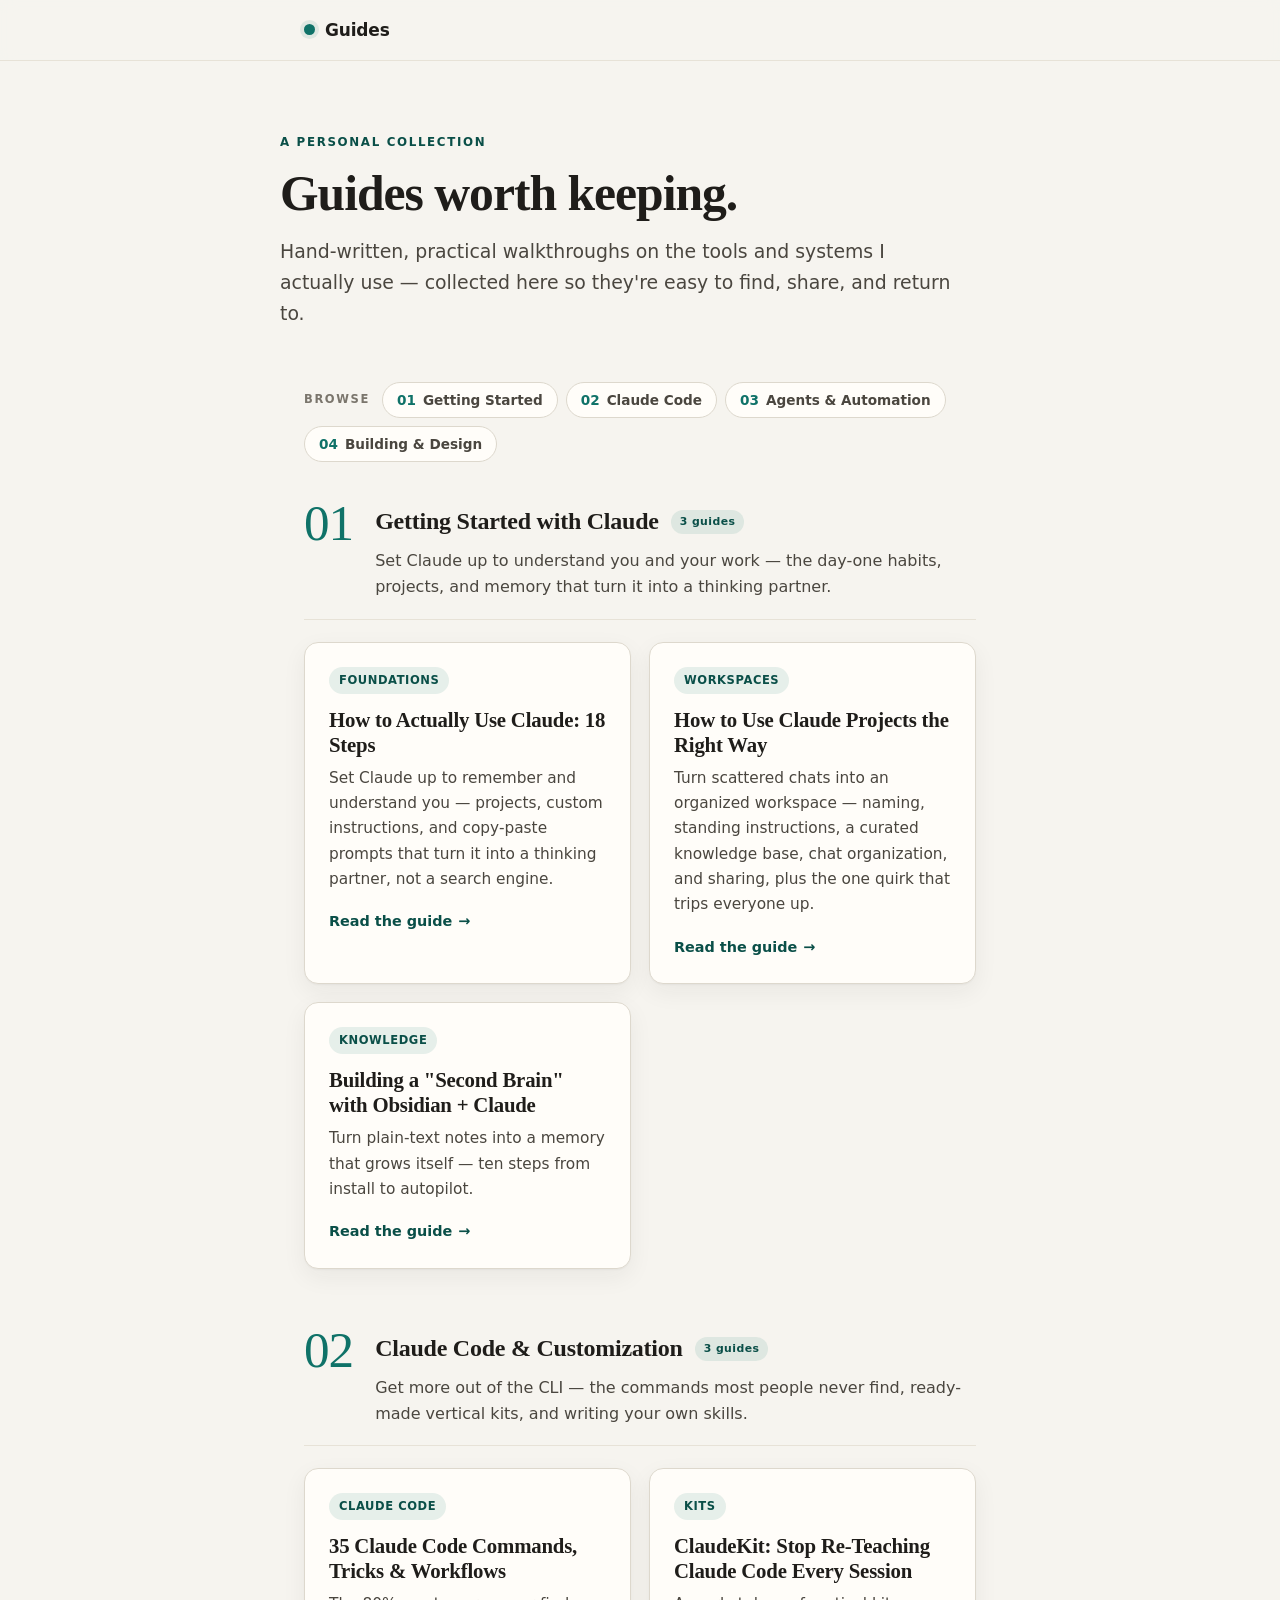
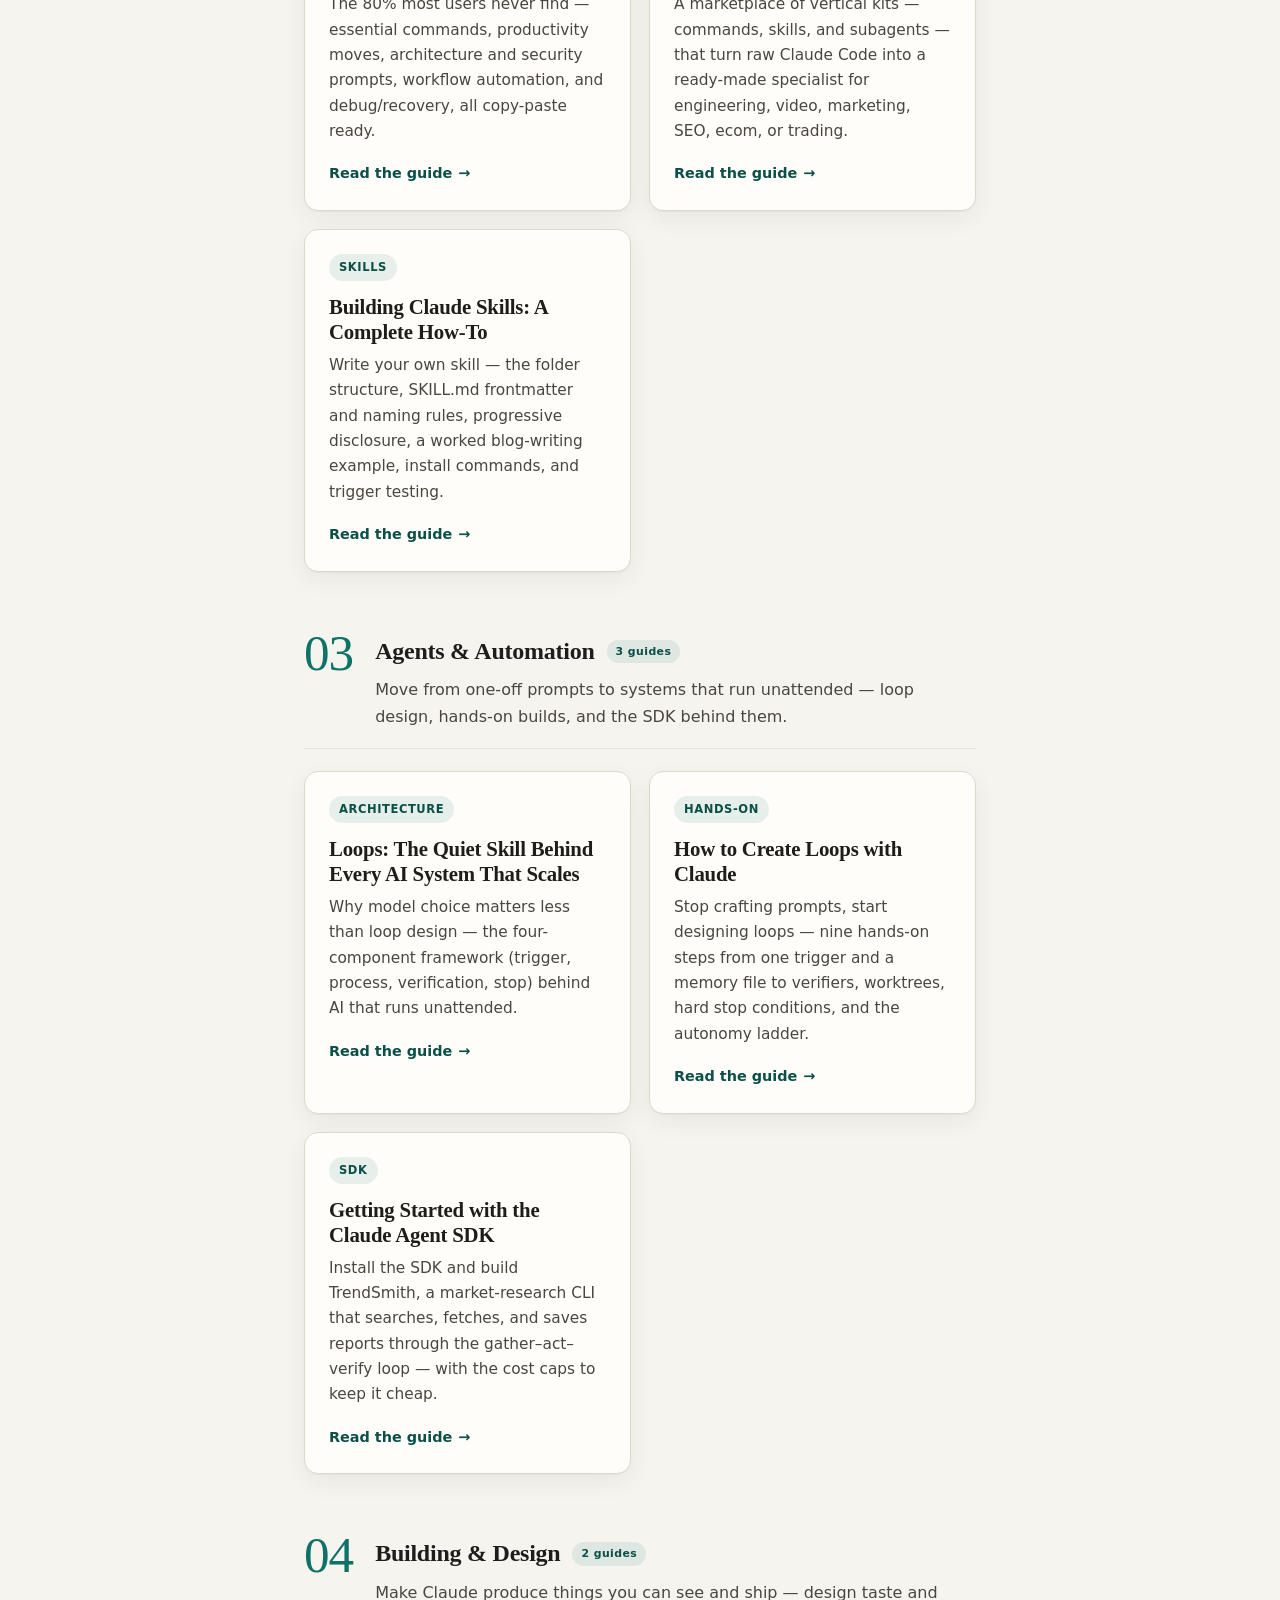
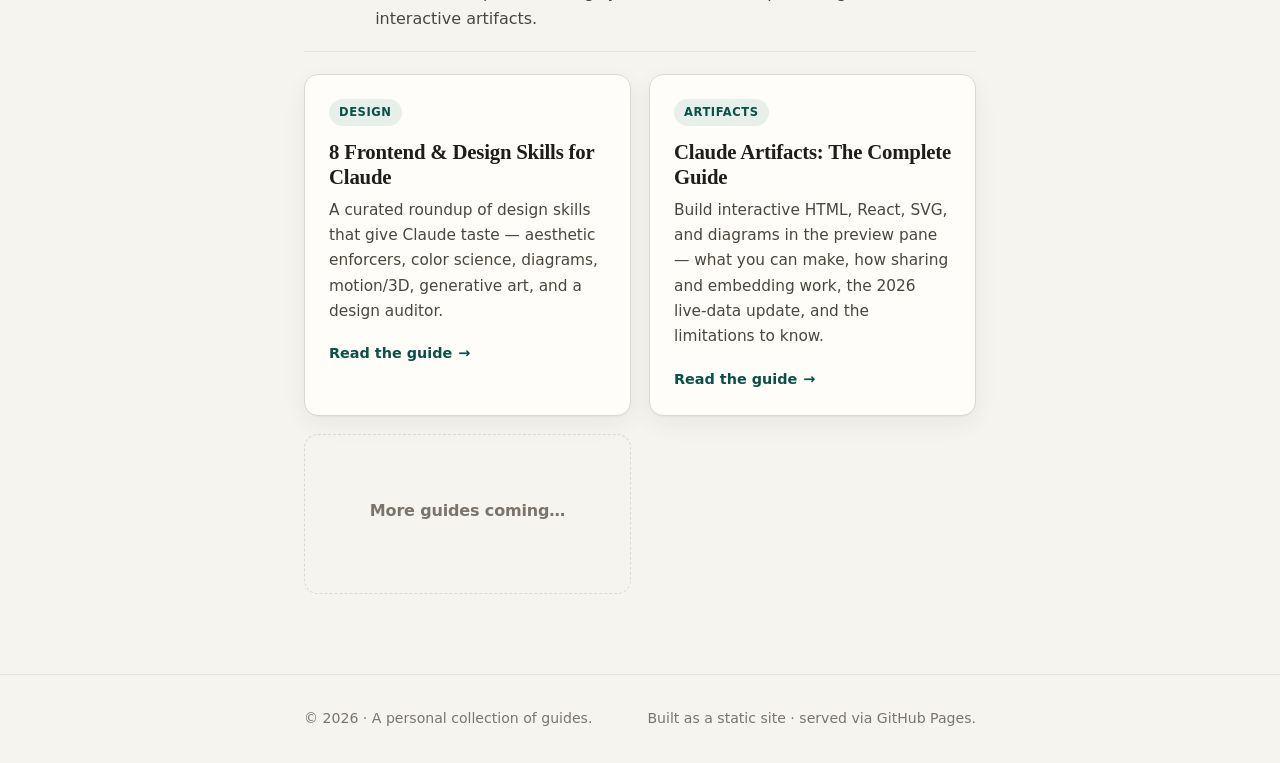
<file: index.html>
<!DOCTYPE html>
<html lang="en">
<head>
  <meta charset="UTF-8" />
  <meta name="viewport" content="width=device-width, initial-scale=1.0" />
  <title>Guides — a personal collection</title>
  <meta name="description" content="A personal collection of practical guides, published as a static site." />
  <link rel="stylesheet" href="css/style.css?v=2" />
  <link rel="icon" href="data:image/svg+xml,<svg xmlns='http://www.w3.org/2000/svg' viewBox='0 0 32 32'><circle cx='16' cy='16' r='9' fill='%230f7268'/></svg>" />
</head>
<body>
  <header class="site-header">
    <div class="wrap">
      <a class="brand" href="index.html"><span class="dot"></span> Guides</a>
    </div>
  </header>

  <main>
    <section class="wrap hero">
      <p class="eyebrow">A personal collection</p>
      <h1>Guides worth keeping.</h1>
      <p class="lede">Hand-written, practical walkthroughs on the tools and systems I actually use — collected here so they're easy to find, share, and return to.</p>
    </section>

    <section class="wrap">
      <nav class="topic-nav" aria-label="Browse by topic">
        <span class="label">Browse</span>
        <a href="#getting-started"><span class="n">01</span>Getting Started</a>
        <a href="#claude-code"><span class="n">02</span>Claude Code</a>
        <a href="#agents"><span class="n">03</span>Agents &amp; Automation</a>
        <a href="#building"><span class="n">04</span>Building &amp; Design</a>
      </nav>

      <!-- To add a guide: copy a card block, point href at your new file in /guides,
           drop it inside the matching topic's .card-grid, and update the text + count. -->

      <!-- ============ 01 ============ -->
      <div class="topic" id="getting-started">
        <div class="topic-head">
          <span class="topic-num">01</span>
          <h2 class="topic-title">Getting Started with Claude <span class="count">3 guides</span></h2>
          <p class="topic-desc">Set Claude up to understand you and your work — the day-one habits, projects, and memory that turn it into a thinking partner.</p>
        </div>
        <div class="card-grid">
          <a class="card" href="guides/how-to-actually-use-claude-18-steps.html">
            <span class="tag">Foundations</span>
            <h3>How to Actually Use Claude: 18 Steps</h3>
            <p>Set Claude up to remember and understand you — projects, custom instructions, and copy-paste prompts that turn it into a thinking partner, not a search engine.</p>
            <span class="read">Read the guide <span class="arrow">&rarr;</span></span>
          </a>

          <a class="card" href="guides/claude-projects-the-right-way.html">
            <span class="tag">Workspaces</span>
            <h3>How to Use Claude Projects the Right Way</h3>
            <p>Turn scattered chats into an organized workspace — naming, standing instructions, a curated knowledge base, chat organization, and sharing, plus the one quirk that trips everyone up.</p>
            <span class="read">Read the guide <span class="arrow">&rarr;</span></span>
          </a>

          <a class="card" href="guides/second-brain-obsidian-claude.html">
            <span class="tag">Knowledge</span>
            <h3>Building a "Second Brain" with Obsidian + Claude</h3>
            <p>Turn plain-text notes into a memory that grows itself — ten steps from install to autopilot.</p>
            <span class="read">Read the guide <span class="arrow">&rarr;</span></span>
          </a>
        </div>
      </div>

      <!-- ============ 02 ============ -->
      <div class="topic" id="claude-code">
        <div class="topic-head">
          <span class="topic-num">02</span>
          <h2 class="topic-title">Claude Code &amp; Customization <span class="count">3 guides</span></h2>
          <p class="topic-desc">Get more out of the CLI — the commands most people never find, ready-made vertical kits, and writing your own skills.</p>
        </div>
        <div class="card-grid">
          <a class="card" href="guides/35-claude-code-commands-tricks-workflows.html">
            <span class="tag">Claude Code</span>
            <h3>35 Claude Code Commands, Tricks &amp; Workflows</h3>
            <p>The 80% most users never find — essential commands, productivity moves, architecture and security prompts, workflow automation, and debug/recovery, all copy-paste ready.</p>
            <span class="read">Read the guide <span class="arrow">&rarr;</span></span>
          </a>

          <a class="card" href="guides/claudekit-vertical-kits.html">
            <span class="tag">Kits</span>
            <h3>ClaudeKit: Stop Re-Teaching Claude Code Every Session</h3>
            <p>A marketplace of vertical kits — commands, skills, and subagents — that turn raw Claude Code into a ready-made specialist for engineering, video, marketing, SEO, ecom, or trading.</p>
            <span class="read">Read the guide <span class="arrow">&rarr;</span></span>
          </a>

          <a class="card" href="guides/building-claude-skills.html">
            <span class="tag">Skills</span>
            <h3>Building Claude Skills: A Complete How-To</h3>
            <p>Write your own skill — the folder structure, SKILL.md frontmatter and naming rules, progressive disclosure, a worked blog-writing example, install commands, and trigger testing.</p>
            <span class="read">Read the guide <span class="arrow">&rarr;</span></span>
          </a>
        </div>
      </div>

      <!-- ============ 03 ============ -->
      <div class="topic" id="agents">
        <div class="topic-head">
          <span class="topic-num">03</span>
          <h2 class="topic-title">Agents &amp; Automation <span class="count">3 guides</span></h2>
          <p class="topic-desc">Move from one-off prompts to systems that run unattended — loop design, hands-on builds, and the SDK behind them.</p>
        </div>
        <div class="card-grid">
          <a class="card" href="guides/loops-the-skill-behind-ai-that-scales.html">
            <span class="tag">Architecture</span>
            <h3>Loops: The Quiet Skill Behind Every AI System That Scales</h3>
            <p>Why model choice matters less than loop design — the four-component framework (trigger, process, verification, stop) behind AI that runs unattended.</p>
            <span class="read">Read the guide <span class="arrow">&rarr;</span></span>
          </a>

          <a class="card" href="guides/how-to-create-loops-with-claude.html">
            <span class="tag">Hands-on</span>
            <h3>How to Create Loops with Claude</h3>
            <p>Stop crafting prompts, start designing loops — nine hands-on steps from one trigger and a memory file to verifiers, worktrees, hard stop conditions, and the autonomy ladder.</p>
            <span class="read">Read the guide <span class="arrow">&rarr;</span></span>
          </a>

          <a class="card" href="guides/getting-started-claude-agent-sdk.html">
            <span class="tag">SDK</span>
            <h3>Getting Started with the Claude Agent SDK</h3>
            <p>Install the SDK and build TrendSmith, a market-research CLI that searches, fetches, and saves reports through the gather–act–verify loop — with the cost caps to keep it cheap.</p>
            <span class="read">Read the guide <span class="arrow">&rarr;</span></span>
          </a>
        </div>
      </div>

      <!-- ============ 04 ============ -->
      <div class="topic" id="building">
        <div class="topic-head">
          <span class="topic-num">04</span>
          <h2 class="topic-title">Building &amp; Design <span class="count">2 guides</span></h2>
          <p class="topic-desc">Make Claude produce things you can see and ship — design taste and interactive artifacts.</p>
        </div>
        <div class="card-grid">
          <a class="card" href="guides/frontend-design-claude-skills.html">
            <span class="tag">Design</span>
            <h3>8 Frontend &amp; Design Skills for Claude</h3>
            <p>A curated roundup of design skills that give Claude taste — aesthetic enforcers, color science, diagrams, motion/3D, generative art, and a design auditor.</p>
            <span class="read">Read the guide <span class="arrow">&rarr;</span></span>
          </a>

          <a class="card" href="guides/claude-artifacts-complete-guide.html">
            <span class="tag">Artifacts</span>
            <h3>Claude Artifacts: The Complete Guide</h3>
            <p>Build interactive HTML, React, SVG, and diagrams in the preview pane — what you can make, how sharing and embedding work, the 2026 live-data update, and the limitations to know.</p>
            <span class="read">Read the guide <span class="arrow">&rarr;</span></span>
          </a>

          <div class="card placeholder">
            <h3>More guides coming&hellip;</h3>
          </div>
        </div>
      </div>
    </section>
  </main>

  <footer class="site-footer">
    <div class="wrap">
      <span>&copy; <span id="year"></span> &middot; A personal collection of guides.</span>
      <span>Built as a static site &middot; served via GitHub Pages.</span>
    </div>
  </footer>
  <script>document.getElementById('year').textContent = new Date().getFullYear();</script>
</body>
</html>
</file>
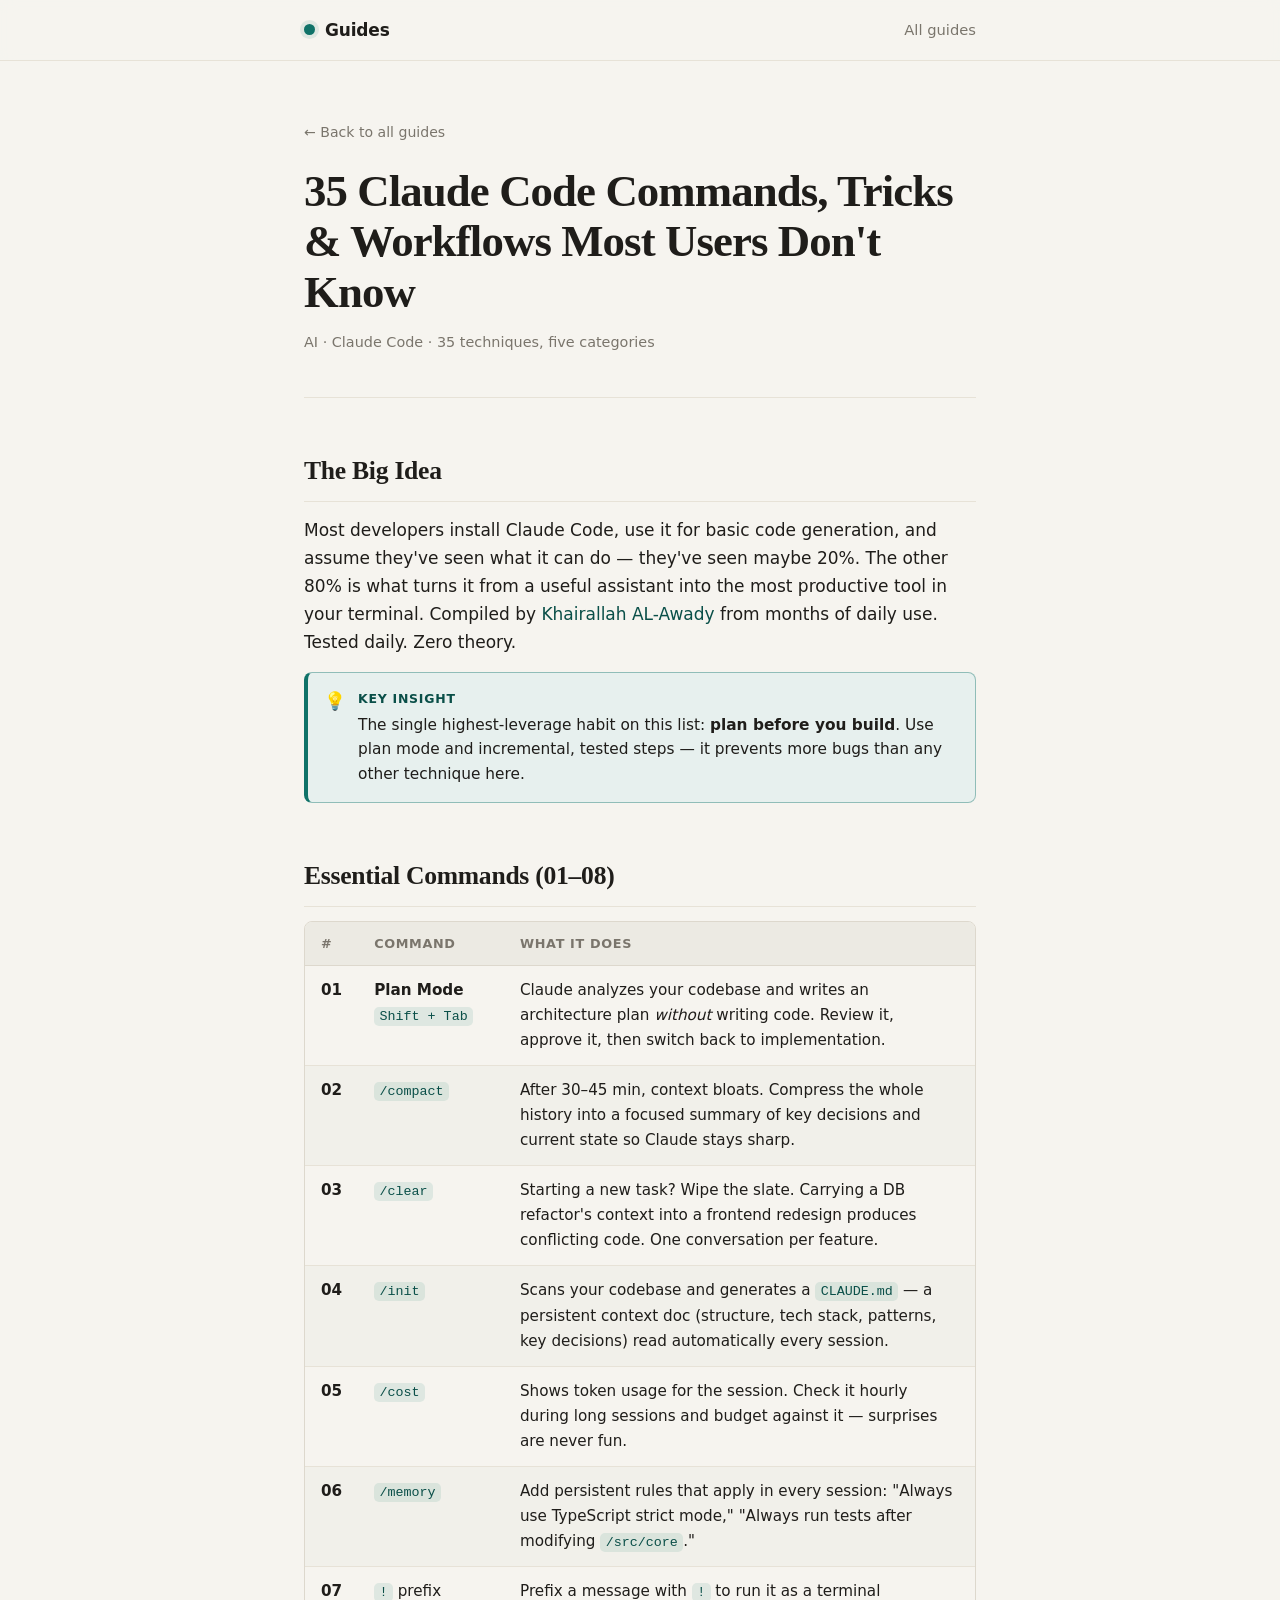
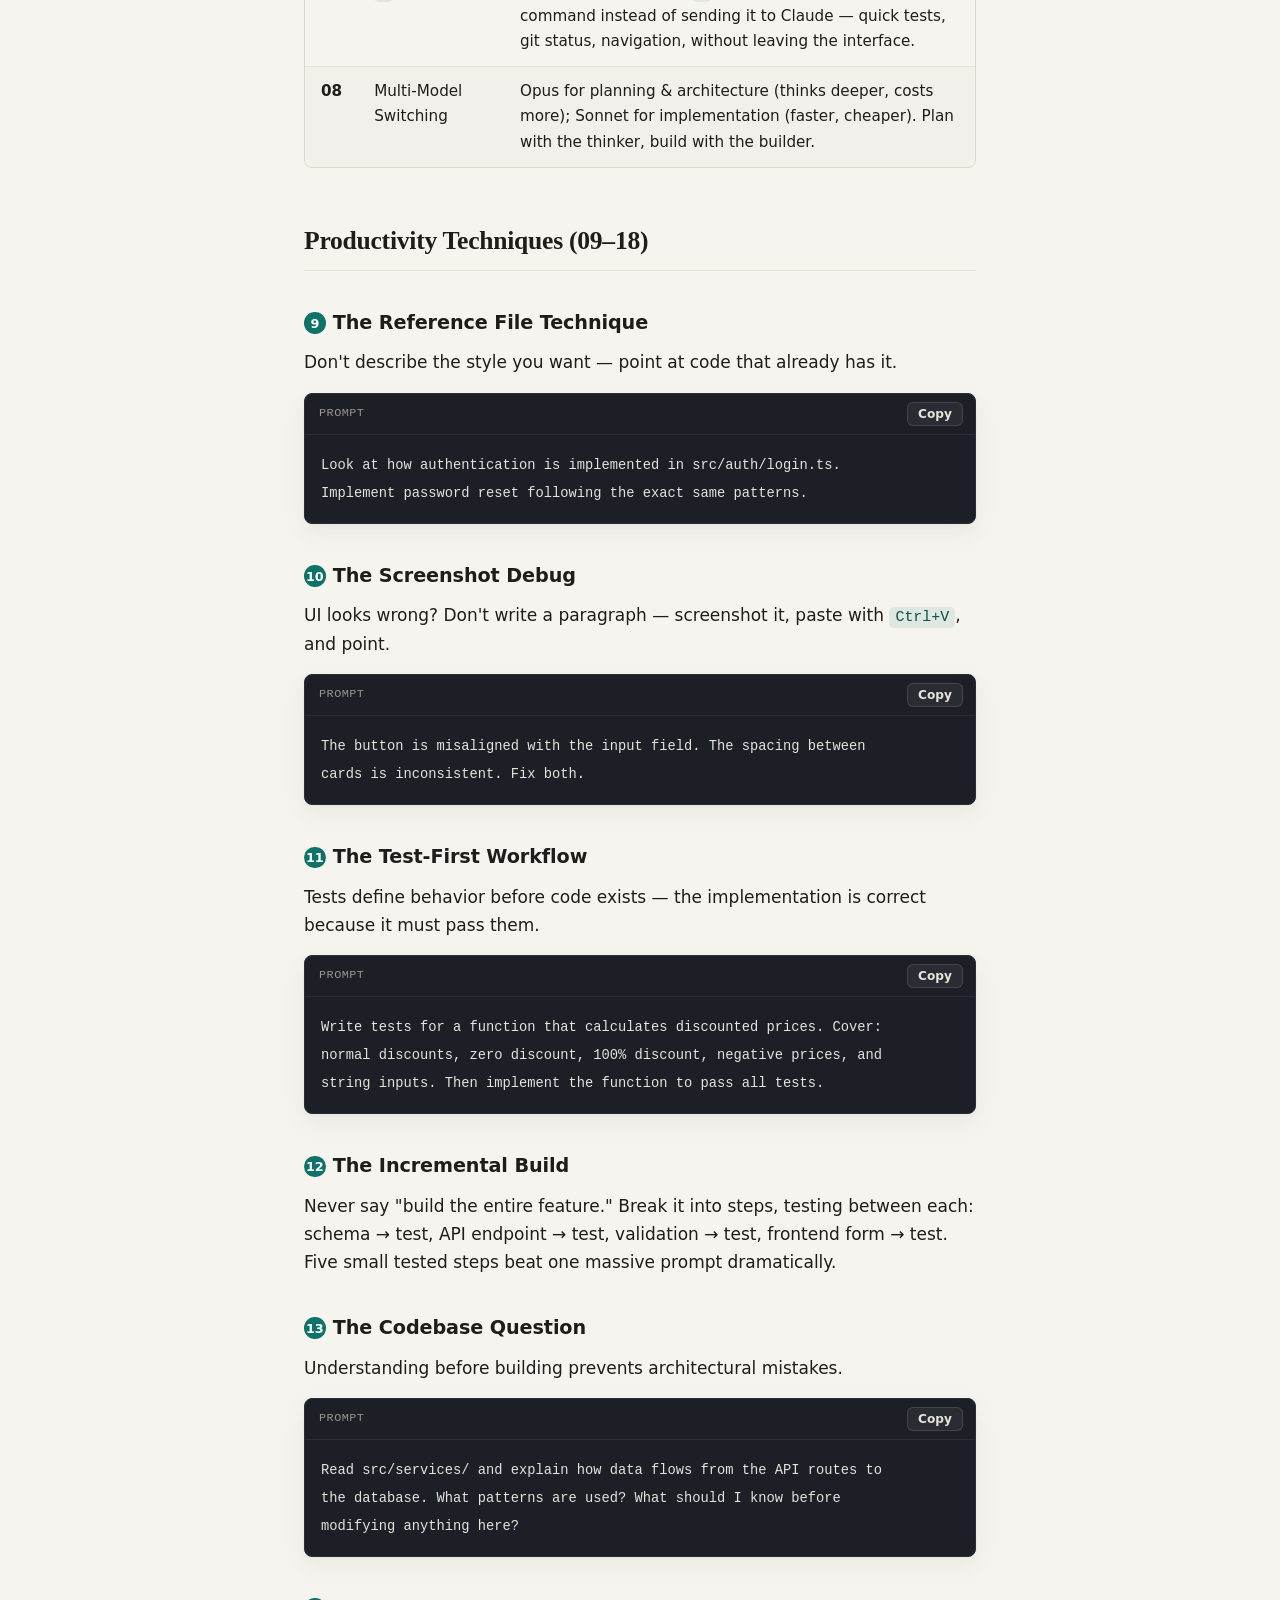
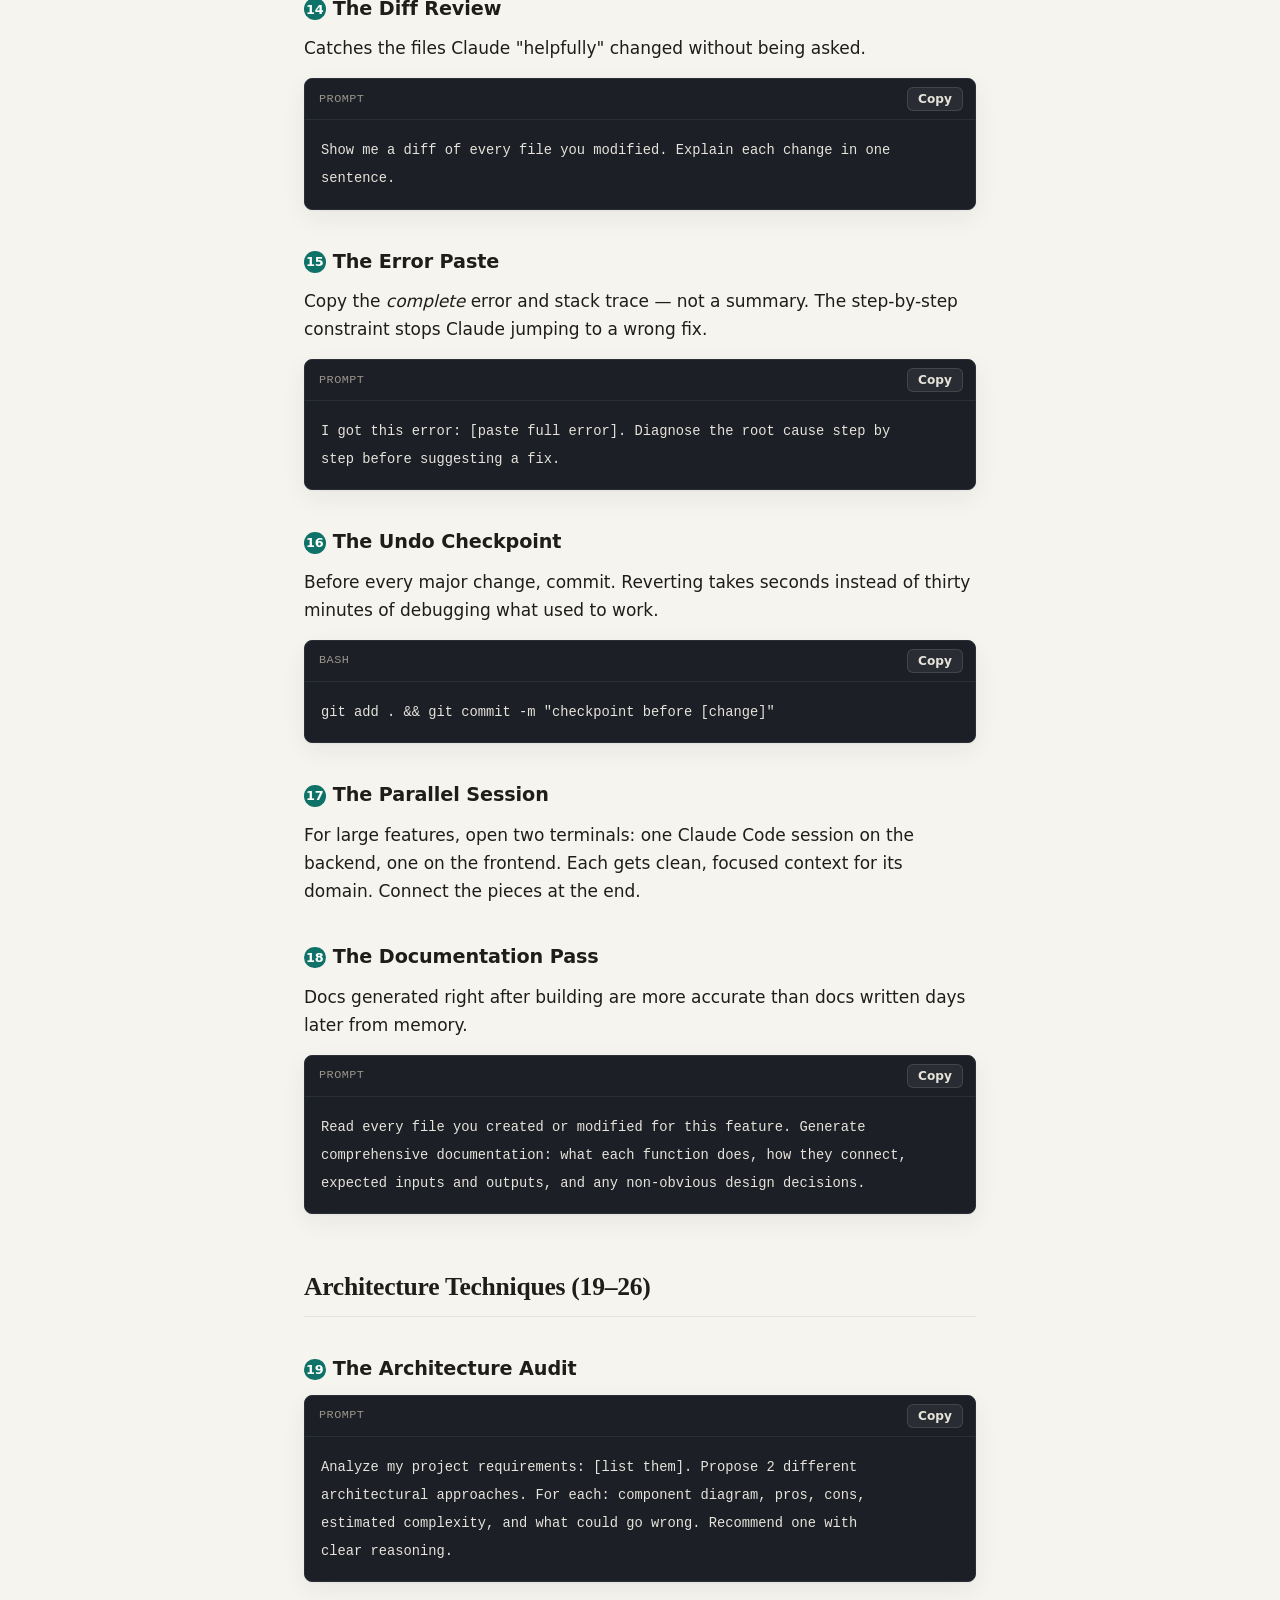
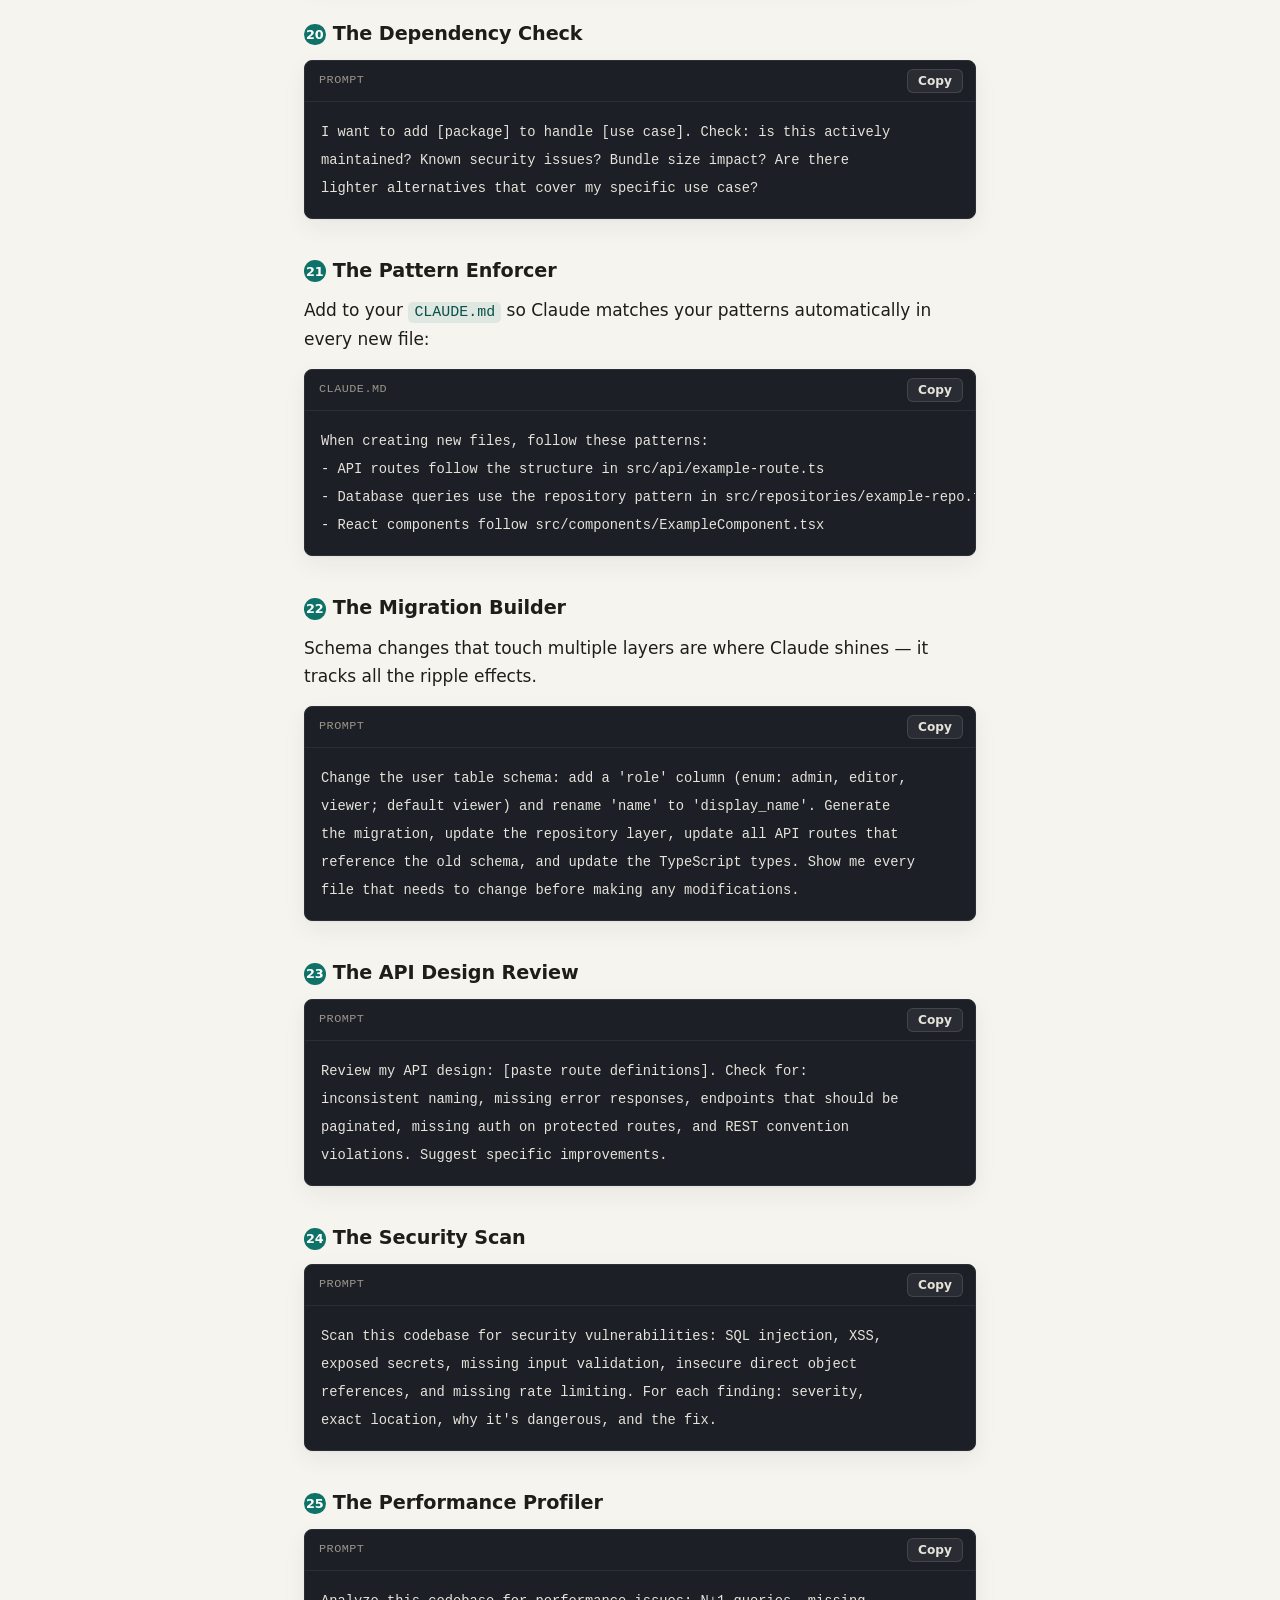
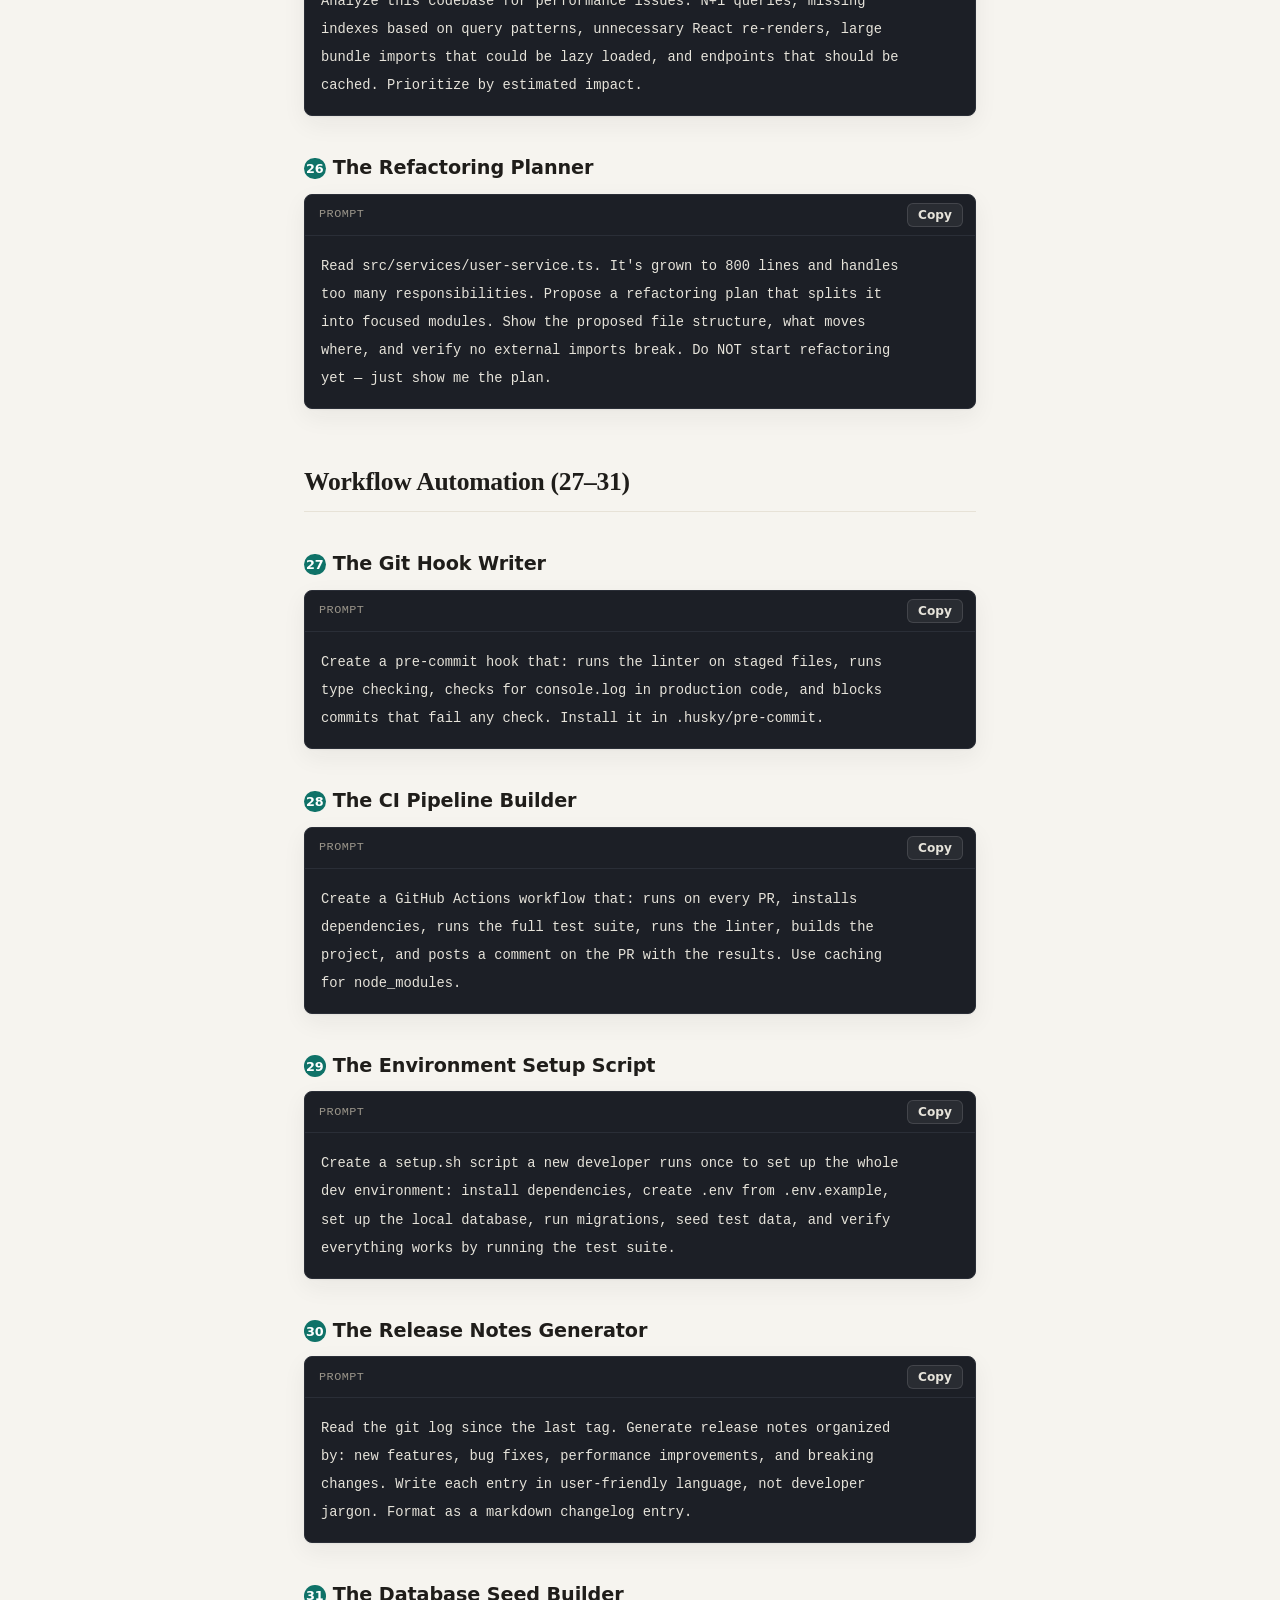
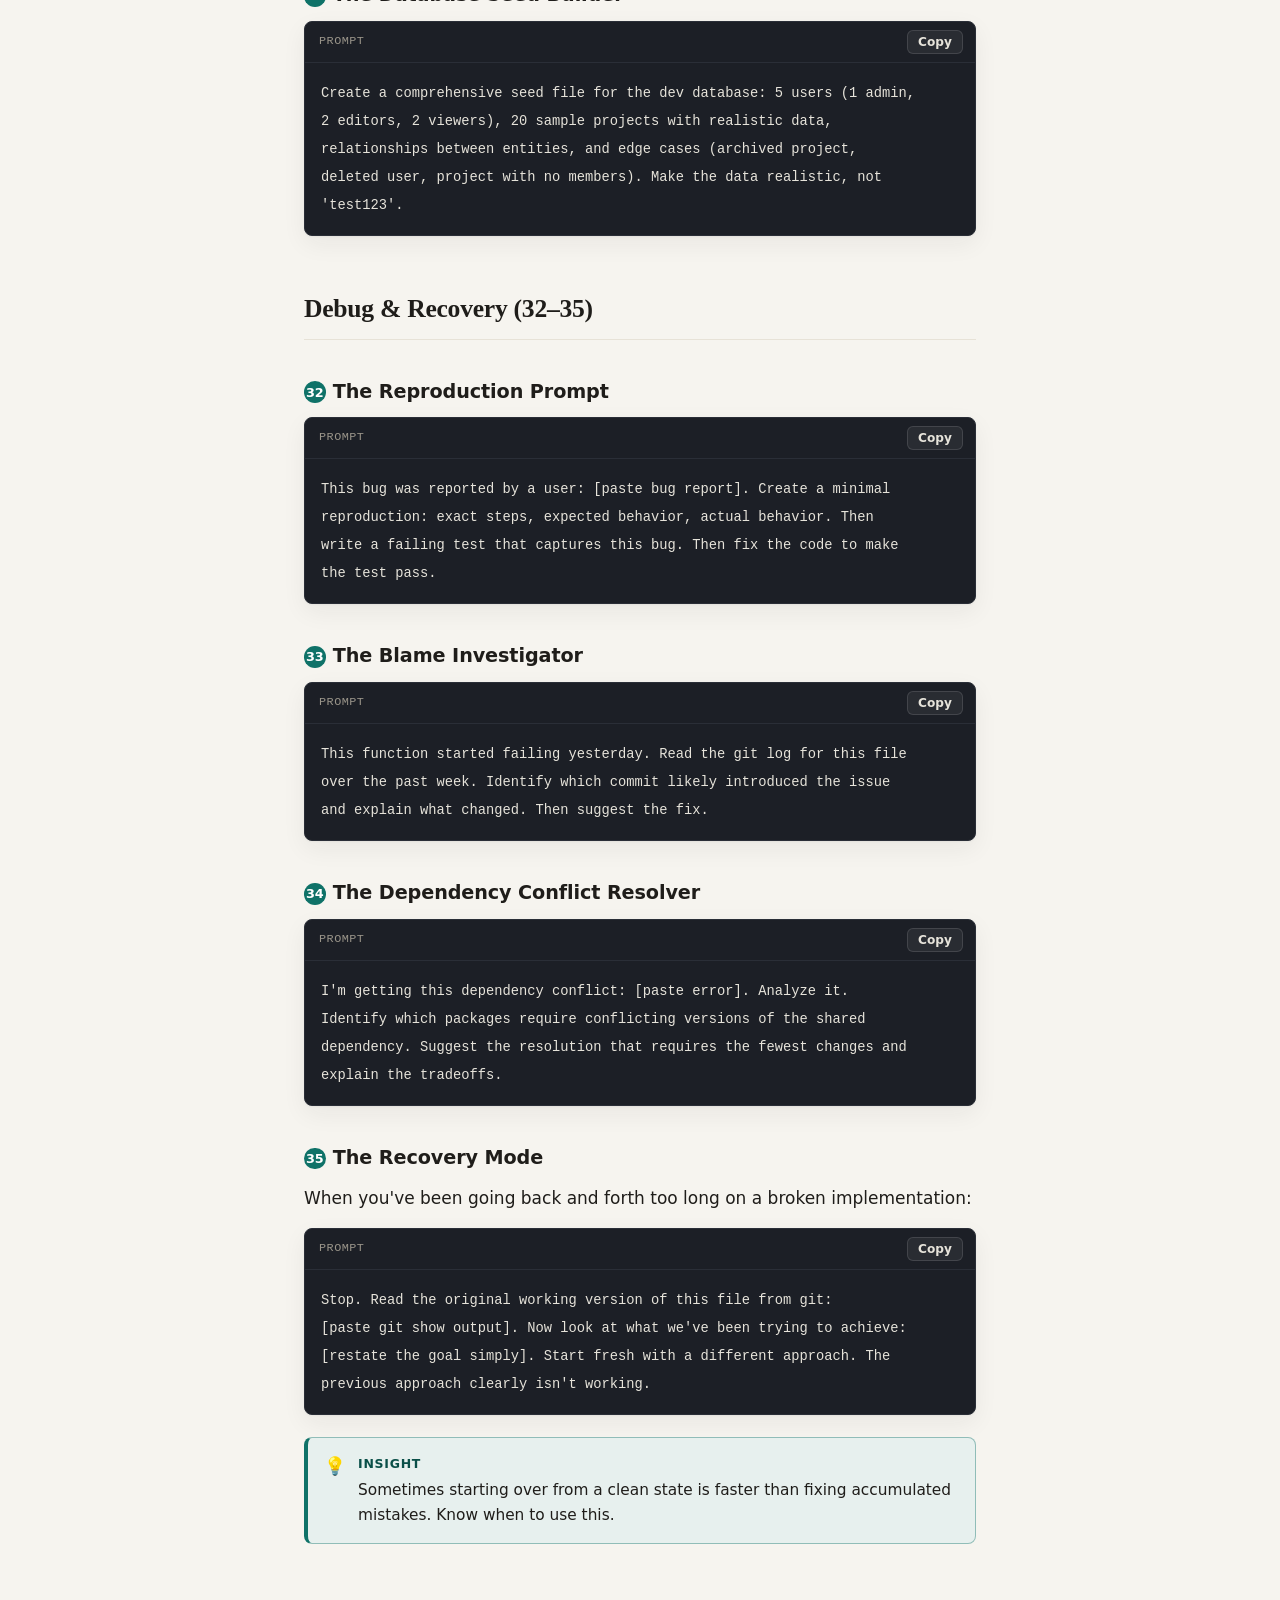
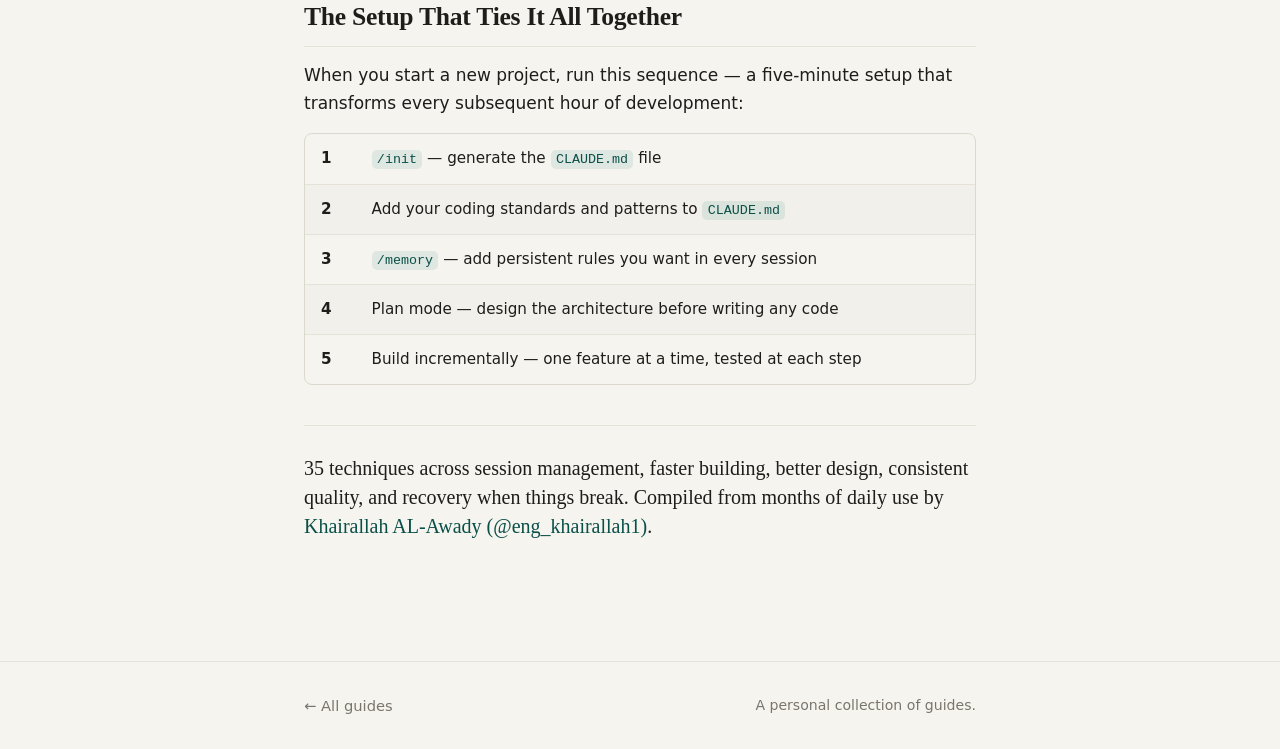
<file: guides/35-claude-code-commands-tricks-workflows.html>
<!DOCTYPE html>
<html lang="en">
<head>
  <meta charset="UTF-8" />
  <meta name="viewport" content="width=device-width, initial-scale=1.0" />
  <title>35 Claude Code Commands, Tricks &amp; Workflows — Guides</title>
  <meta name="description" content="35 daily-tested Claude Code techniques — essential commands, productivity moves, architecture prompts, workflow automation, and debug/recovery — that most users never discover." />
  <link rel="stylesheet" href="../css/style.css" />
  <link rel="icon" href="data:image/svg+xml,<svg xmlns='http://www.w3.org/2000/svg' viewBox='0 0 32 32'><circle cx='16' cy='16' r='9' fill='%230f7268'/></svg>" />
</head>
<body>
  <header class="site-header">
    <div class="wrap">
      <a class="brand" href="../index.html"><span class="dot"></span> Guides</a>
      <a class="nav-link" href="../index.html">All guides</a>
    </div>
  </header>

  <main class="wrap">
    <div class="guide-head">
      <a class="back" href="../index.html">&larr; Back to all guides</a>
      <h1>35 Claude Code Commands, Tricks &amp; Workflows Most Users Don't Know</h1>
      <p class="guide-meta">AI &middot; Claude Code &middot; 35 techniques, five categories</p>
    </div>

    <article>
      <h2>The Big Idea</h2>
      <p>Most developers install Claude Code, use it for basic code generation, and assume they've seen what it can do — they've seen maybe 20%. The other 80% is what turns it from a useful assistant into the most productive tool in your terminal. Compiled by <a href="https://twitter.com/eng_khairallah1" rel="noopener">Khairallah AL-Awady</a> from months of daily use. Tested daily. Zero theory.</p>

      <div class="callout insight">
        <span class="ico">&#128161;</span>
        <span class="label">Key insight</span>
        <p>The single highest-leverage habit on this list: <strong>plan before you build</strong>. Use plan mode and incremental, tested steps — it prevents more bugs than any other technique here.</p>
      </div>

      <h2>Essential Commands (01&ndash;08)</h2>
      <div class="table-scroll">
        <table>
          <thead>
            <tr><th>#</th><th>Command</th><th>What it does</th></tr>
          </thead>
          <tbody>
            <tr><td>01</td><td><strong>Plan Mode</strong> <code>Shift + Tab</code></td><td>Claude analyzes your codebase and writes an architecture plan <em>without</em> writing code. Review it, approve it, then switch back to implementation.</td></tr>
            <tr><td>02</td><td><code>/compact</code></td><td>After 30&ndash;45 min, context bloats. Compress the whole history into a focused summary of key decisions and current state so Claude stays sharp.</td></tr>
            <tr><td>03</td><td><code>/clear</code></td><td>Starting a new task? Wipe the slate. Carrying a DB refactor's context into a frontend redesign produces conflicting code. One conversation per feature.</td></tr>
            <tr><td>04</td><td><code>/init</code></td><td>Scans your codebase and generates a <code>CLAUDE.md</code> — a persistent context doc (structure, tech stack, patterns, key decisions) read automatically every session.</td></tr>
            <tr><td>05</td><td><code>/cost</code></td><td>Shows token usage for the session. Check it hourly during long sessions and budget against it — surprises are never fun.</td></tr>
            <tr><td>06</td><td><code>/memory</code></td><td>Add persistent rules that apply in every session: "Always use TypeScript strict mode," "Always run tests after modifying <code>/src/core</code>."</td></tr>
            <tr><td>07</td><td><code>!</code> prefix</td><td>Prefix a message with <code>!</code> to run it as a terminal command instead of sending it to Claude — quick tests, git status, navigation, without leaving the interface.</td></tr>
            <tr><td>08</td><td>Multi-Model Switching</td><td>Opus for planning &amp; architecture (thinks deeper, costs more); Sonnet for implementation (faster, cheaper). Plan with the thinker, build with the builder.</td></tr>
          </tbody>
        </table>
      </div>

      <h2>Productivity Techniques (09&ndash;18)</h2>

      <h3><span class="step-num">9</span>The Reference File Technique</h3>
      <p>Don't describe the style you want — point at code that already has it.</p>
      <div class="code-block" data-lang="prompt">
        <div class="code-head"><span class="code-label">prompt</span><button class="copy-btn" type="button">Copy</button></div>
        <pre><code>Look at how authentication is implemented in src/auth/login.ts.
Implement password reset following the exact same patterns.</code></pre>
      </div>

      <h3><span class="step-num">10</span>The Screenshot Debug</h3>
      <p>UI looks wrong? Don't write a paragraph — screenshot it, paste with <code>Ctrl+V</code>, and point.</p>
      <div class="code-block" data-lang="prompt">
        <div class="code-head"><span class="code-label">prompt</span><button class="copy-btn" type="button">Copy</button></div>
        <pre><code>The button is misaligned with the input field. The spacing between
cards is inconsistent. Fix both.</code></pre>
      </div>

      <h3><span class="step-num">11</span>The Test-First Workflow</h3>
      <p>Tests define behavior before code exists — the implementation is correct because it must pass them.</p>
      <div class="code-block" data-lang="prompt">
        <div class="code-head"><span class="code-label">prompt</span><button class="copy-btn" type="button">Copy</button></div>
        <pre><code>Write tests for a function that calculates discounted prices. Cover:
normal discounts, zero discount, 100% discount, negative prices, and
string inputs. Then implement the function to pass all tests.</code></pre>
      </div>

      <h3><span class="step-num">12</span>The Incremental Build</h3>
      <p>Never say "build the entire feature." Break it into steps, testing between each: schema &rarr; test, API endpoint &rarr; test, validation &rarr; test, frontend form &rarr; test. Five small tested steps beat one massive prompt dramatically.</p>

      <h3><span class="step-num">13</span>The Codebase Question</h3>
      <p>Understanding before building prevents architectural mistakes.</p>
      <div class="code-block" data-lang="prompt">
        <div class="code-head"><span class="code-label">prompt</span><button class="copy-btn" type="button">Copy</button></div>
        <pre><code>Read src/services/ and explain how data flows from the API routes to
the database. What patterns are used? What should I know before
modifying anything here?</code></pre>
      </div>

      <h3><span class="step-num">14</span>The Diff Review</h3>
      <p>Catches the files Claude "helpfully" changed without being asked.</p>
      <div class="code-block" data-lang="prompt">
        <div class="code-head"><span class="code-label">prompt</span><button class="copy-btn" type="button">Copy</button></div>
        <pre><code>Show me a diff of every file you modified. Explain each change in one
sentence.</code></pre>
      </div>

      <h3><span class="step-num">15</span>The Error Paste</h3>
      <p>Copy the <em>complete</em> error and stack trace — not a summary. The step-by-step constraint stops Claude jumping to a wrong fix.</p>
      <div class="code-block" data-lang="prompt">
        <div class="code-head"><span class="code-label">prompt</span><button class="copy-btn" type="button">Copy</button></div>
        <pre><code>I got this error: [paste full error]. Diagnose the root cause step by
step before suggesting a fix.</code></pre>
      </div>

      <h3><span class="step-num">16</span>The Undo Checkpoint</h3>
      <p>Before every major change, commit. Reverting takes seconds instead of thirty minutes of debugging what used to work.</p>
      <div class="code-block" data-lang="bash">
        <div class="code-head"><span class="code-label">bash</span><button class="copy-btn" type="button">Copy</button></div>
        <pre><code>git add . && git commit -m "checkpoint before [change]"</code></pre>
      </div>

      <h3><span class="step-num">17</span>The Parallel Session</h3>
      <p>For large features, open two terminals: one Claude Code session on the backend, one on the frontend. Each gets clean, focused context for its domain. Connect the pieces at the end.</p>

      <h3><span class="step-num">18</span>The Documentation Pass</h3>
      <p>Docs generated right after building are more accurate than docs written days later from memory.</p>
      <div class="code-block" data-lang="prompt">
        <div class="code-head"><span class="code-label">prompt</span><button class="copy-btn" type="button">Copy</button></div>
        <pre><code>Read every file you created or modified for this feature. Generate
comprehensive documentation: what each function does, how they connect,
expected inputs and outputs, and any non-obvious design decisions.</code></pre>
      </div>

      <h2>Architecture Techniques (19&ndash;26)</h2>

      <h3><span class="step-num">19</span>The Architecture Audit</h3>
      <div class="code-block" data-lang="prompt">
        <div class="code-head"><span class="code-label">prompt</span><button class="copy-btn" type="button">Copy</button></div>
        <pre><code>Analyze my project requirements: [list them]. Propose 2 different
architectural approaches. For each: component diagram, pros, cons,
estimated complexity, and what could go wrong. Recommend one with
clear reasoning.</code></pre>
      </div>

      <h3><span class="step-num">20</span>The Dependency Check</h3>
      <div class="code-block" data-lang="prompt">
        <div class="code-head"><span class="code-label">prompt</span><button class="copy-btn" type="button">Copy</button></div>
        <pre><code>I want to add [package] to handle [use case]. Check: is this actively
maintained? Known security issues? Bundle size impact? Are there
lighter alternatives that cover my specific use case?</code></pre>
      </div>

      <h3><span class="step-num">21</span>The Pattern Enforcer</h3>
      <p>Add to your <code>CLAUDE.md</code> so Claude matches your patterns automatically in every new file:</p>
      <div class="code-block" data-lang="markdown">
        <div class="code-head"><span class="code-label">CLAUDE.md</span><button class="copy-btn" type="button">Copy</button></div>
        <pre><code>When creating new files, follow these patterns:
- API routes follow the structure in src/api/example-route.ts
- Database queries use the repository pattern in src/repositories/example-repo.ts
- React components follow src/components/ExampleComponent.tsx</code></pre>
      </div>

      <h3><span class="step-num">22</span>The Migration Builder</h3>
      <p>Schema changes that touch multiple layers are where Claude shines — it tracks all the ripple effects.</p>
      <div class="code-block" data-lang="prompt">
        <div class="code-head"><span class="code-label">prompt</span><button class="copy-btn" type="button">Copy</button></div>
        <pre><code>Change the user table schema: add a 'role' column (enum: admin, editor,
viewer; default viewer) and rename 'name' to 'display_name'. Generate
the migration, update the repository layer, update all API routes that
reference the old schema, and update the TypeScript types. Show me every
file that needs to change before making any modifications.</code></pre>
      </div>

      <h3><span class="step-num">23</span>The API Design Review</h3>
      <div class="code-block" data-lang="prompt">
        <div class="code-head"><span class="code-label">prompt</span><button class="copy-btn" type="button">Copy</button></div>
        <pre><code>Review my API design: [paste route definitions]. Check for:
inconsistent naming, missing error responses, endpoints that should be
paginated, missing auth on protected routes, and REST convention
violations. Suggest specific improvements.</code></pre>
      </div>

      <h3><span class="step-num">24</span>The Security Scan</h3>
      <div class="code-block" data-lang="prompt">
        <div class="code-head"><span class="code-label">prompt</span><button class="copy-btn" type="button">Copy</button></div>
        <pre><code>Scan this codebase for security vulnerabilities: SQL injection, XSS,
exposed secrets, missing input validation, insecure direct object
references, and missing rate limiting. For each finding: severity,
exact location, why it's dangerous, and the fix.</code></pre>
      </div>

      <h3><span class="step-num">25</span>The Performance Profiler</h3>
      <div class="code-block" data-lang="prompt">
        <div class="code-head"><span class="code-label">prompt</span><button class="copy-btn" type="button">Copy</button></div>
        <pre><code>Analyze this codebase for performance issues: N+1 queries, missing
indexes based on query patterns, unnecessary React re-renders, large
bundle imports that could be lazy loaded, and endpoints that should be
cached. Prioritize by estimated impact.</code></pre>
      </div>

      <h3><span class="step-num">26</span>The Refactoring Planner</h3>
      <div class="code-block" data-lang="prompt">
        <div class="code-head"><span class="code-label">prompt</span><button class="copy-btn" type="button">Copy</button></div>
        <pre><code>Read src/services/user-service.ts. It's grown to 800 lines and handles
too many responsibilities. Propose a refactoring plan that splits it
into focused modules. Show the proposed file structure, what moves
where, and verify no external imports break. Do NOT start refactoring
yet — just show me the plan.</code></pre>
      </div>

      <h2>Workflow Automation (27&ndash;31)</h2>

      <h3><span class="step-num">27</span>The Git Hook Writer</h3>
      <div class="code-block" data-lang="prompt">
        <div class="code-head"><span class="code-label">prompt</span><button class="copy-btn" type="button">Copy</button></div>
        <pre><code>Create a pre-commit hook that: runs the linter on staged files, runs
type checking, checks for console.log in production code, and blocks
commits that fail any check. Install it in .husky/pre-commit.</code></pre>
      </div>

      <h3><span class="step-num">28</span>The CI Pipeline Builder</h3>
      <div class="code-block" data-lang="prompt">
        <div class="code-head"><span class="code-label">prompt</span><button class="copy-btn" type="button">Copy</button></div>
        <pre><code>Create a GitHub Actions workflow that: runs on every PR, installs
dependencies, runs the full test suite, runs the linter, builds the
project, and posts a comment on the PR with the results. Use caching
for node_modules.</code></pre>
      </div>

      <h3><span class="step-num">29</span>The Environment Setup Script</h3>
      <div class="code-block" data-lang="prompt">
        <div class="code-head"><span class="code-label">prompt</span><button class="copy-btn" type="button">Copy</button></div>
        <pre><code>Create a setup.sh script a new developer runs once to set up the whole
dev environment: install dependencies, create .env from .env.example,
set up the local database, run migrations, seed test data, and verify
everything works by running the test suite.</code></pre>
      </div>

      <h3><span class="step-num">30</span>The Release Notes Generator</h3>
      <div class="code-block" data-lang="prompt">
        <div class="code-head"><span class="code-label">prompt</span><button class="copy-btn" type="button">Copy</button></div>
        <pre><code>Read the git log since the last tag. Generate release notes organized
by: new features, bug fixes, performance improvements, and breaking
changes. Write each entry in user-friendly language, not developer
jargon. Format as a markdown changelog entry.</code></pre>
      </div>

      <h3><span class="step-num">31</span>The Database Seed Builder</h3>
      <div class="code-block" data-lang="prompt">
        <div class="code-head"><span class="code-label">prompt</span><button class="copy-btn" type="button">Copy</button></div>
        <pre><code>Create a comprehensive seed file for the dev database: 5 users (1 admin,
2 editors, 2 viewers), 20 sample projects with realistic data,
relationships between entities, and edge cases (archived project,
deleted user, project with no members). Make the data realistic, not
'test123'.</code></pre>
      </div>

      <h2>Debug &amp; Recovery (32&ndash;35)</h2>

      <h3><span class="step-num">32</span>The Reproduction Prompt</h3>
      <div class="code-block" data-lang="prompt">
        <div class="code-head"><span class="code-label">prompt</span><button class="copy-btn" type="button">Copy</button></div>
        <pre><code>This bug was reported by a user: [paste bug report]. Create a minimal
reproduction: exact steps, expected behavior, actual behavior. Then
write a failing test that captures this bug. Then fix the code to make
the test pass.</code></pre>
      </div>

      <h3><span class="step-num">33</span>The Blame Investigator</h3>
      <div class="code-block" data-lang="prompt">
        <div class="code-head"><span class="code-label">prompt</span><button class="copy-btn" type="button">Copy</button></div>
        <pre><code>This function started failing yesterday. Read the git log for this file
over the past week. Identify which commit likely introduced the issue
and explain what changed. Then suggest the fix.</code></pre>
      </div>

      <h3><span class="step-num">34</span>The Dependency Conflict Resolver</h3>
      <div class="code-block" data-lang="prompt">
        <div class="code-head"><span class="code-label">prompt</span><button class="copy-btn" type="button">Copy</button></div>
        <pre><code>I'm getting this dependency conflict: [paste error]. Analyze it.
Identify which packages require conflicting versions of the shared
dependency. Suggest the resolution that requires the fewest changes and
explain the tradeoffs.</code></pre>
      </div>

      <h3><span class="step-num">35</span>The Recovery Mode</h3>
      <p>When you've been going back and forth too long on a broken implementation:</p>
      <div class="code-block" data-lang="prompt">
        <div class="code-head"><span class="code-label">prompt</span><button class="copy-btn" type="button">Copy</button></div>
        <pre><code>Stop. Read the original working version of this file from git:
[paste git show output]. Now look at what we've been trying to achieve:
[restate the goal simply]. Start fresh with a different approach. The
previous approach clearly isn't working.</code></pre>
      </div>
      <div class="callout insight">
        <span class="ico">&#128161;</span>
        <span class="label">Insight</span>
        <p>Sometimes starting over from a clean state is faster than fixing accumulated mistakes. Know when to use this.</p>
      </div>

      <h2>The Setup That Ties It All Together</h2>
      <p>When you start a new project, run this sequence — a five-minute setup that transforms every subsequent hour of development:</p>
      <div class="table-scroll">
        <table>
          <tbody>
            <tr><td>1</td><td><code>/init</code> — generate the <code>CLAUDE.md</code> file</td></tr>
            <tr><td>2</td><td>Add your coding standards and patterns to <code>CLAUDE.md</code></td></tr>
            <tr><td>3</td><td><code>/memory</code> — add persistent rules you want in every session</td></tr>
            <tr><td>4</td><td>Plan mode — design the architecture before writing any code</td></tr>
            <tr><td>5</td><td>Build incrementally — one feature at a time, tested at each step</td></tr>
          </tbody>
        </table>
      </div>

      <p class="closer">35 techniques across session management, faster building, better design, consistent quality, and recovery when things break. Compiled from months of daily use by <a href="https://twitter.com/eng_khairallah1" rel="noopener">Khairallah AL-Awady (@eng_khairallah1)</a>.</p>
    </article>
  </main>

  <footer class="site-footer">
    <div class="wrap">
      <a class="nav-link" href="../index.html">&larr; All guides</a>
      <span>A personal collection of guides.</span>
    </div>
  </footer>

  <script>
    document.querySelectorAll('.copy-btn').forEach(function (btn) {
      btn.addEventListener('click', function () {
        var code = btn.closest('.code-block').querySelector('code');
        var text = code.innerText;
        navigator.clipboard.writeText(text).then(function () {
          var prev = btn.textContent;
          btn.textContent = 'Copied!';
          btn.classList.add('copied');
          setTimeout(function () {
            btn.textContent = prev;
            btn.classList.remove('copied');
          }, 1600);
        });
      });
    });
  </script>
</body>
</html>
</file>
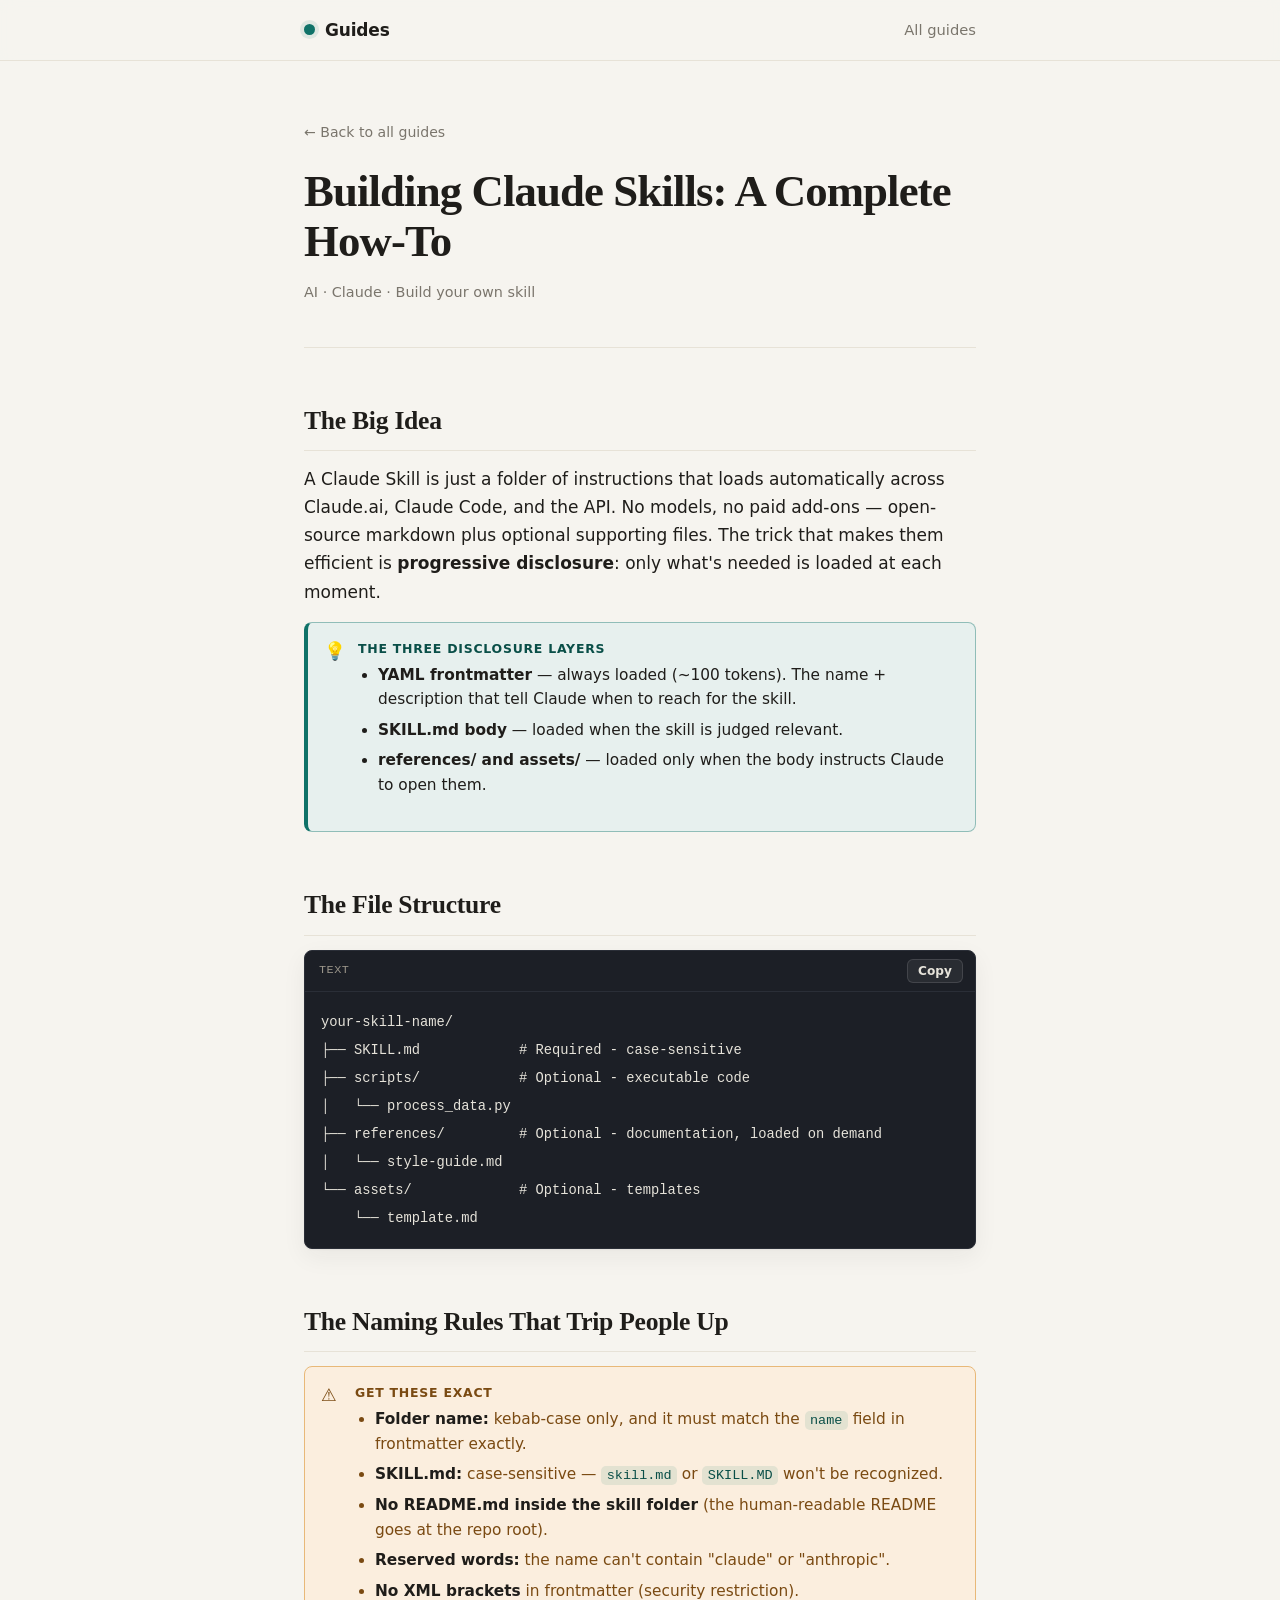
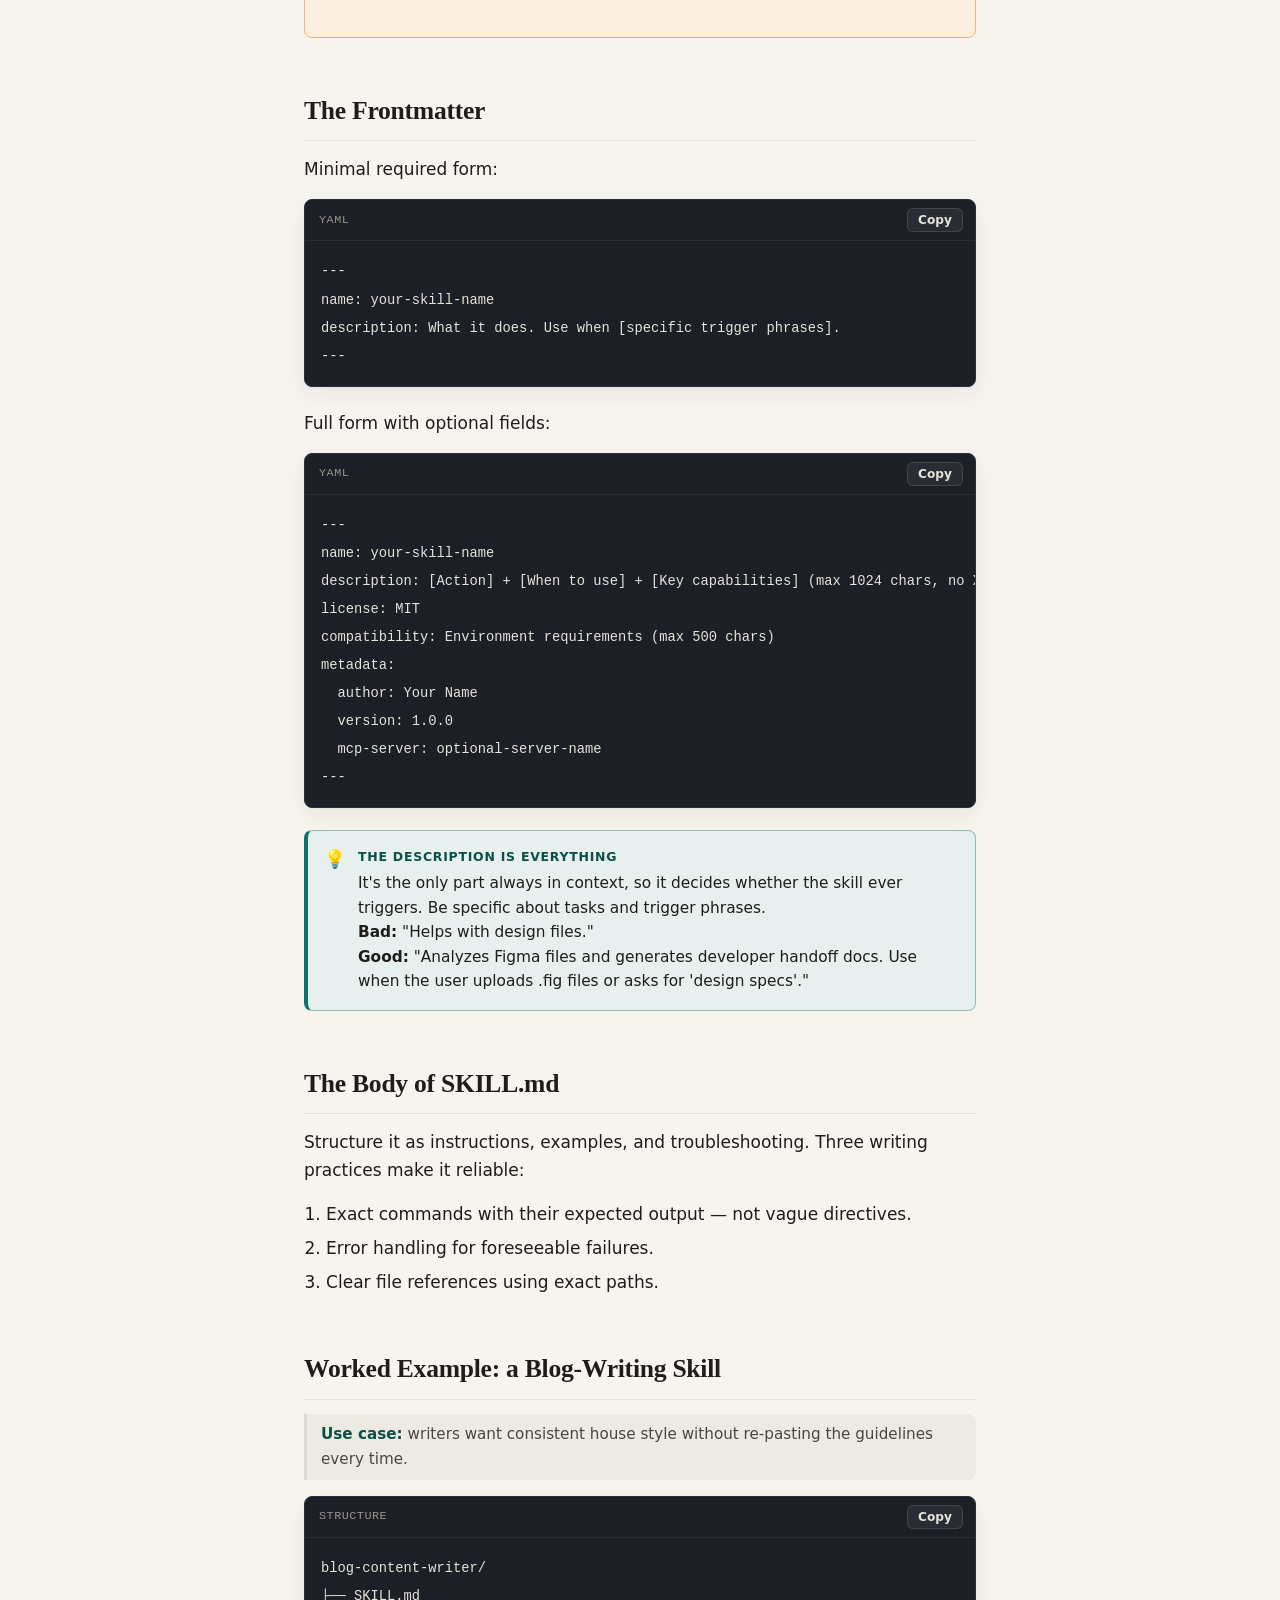
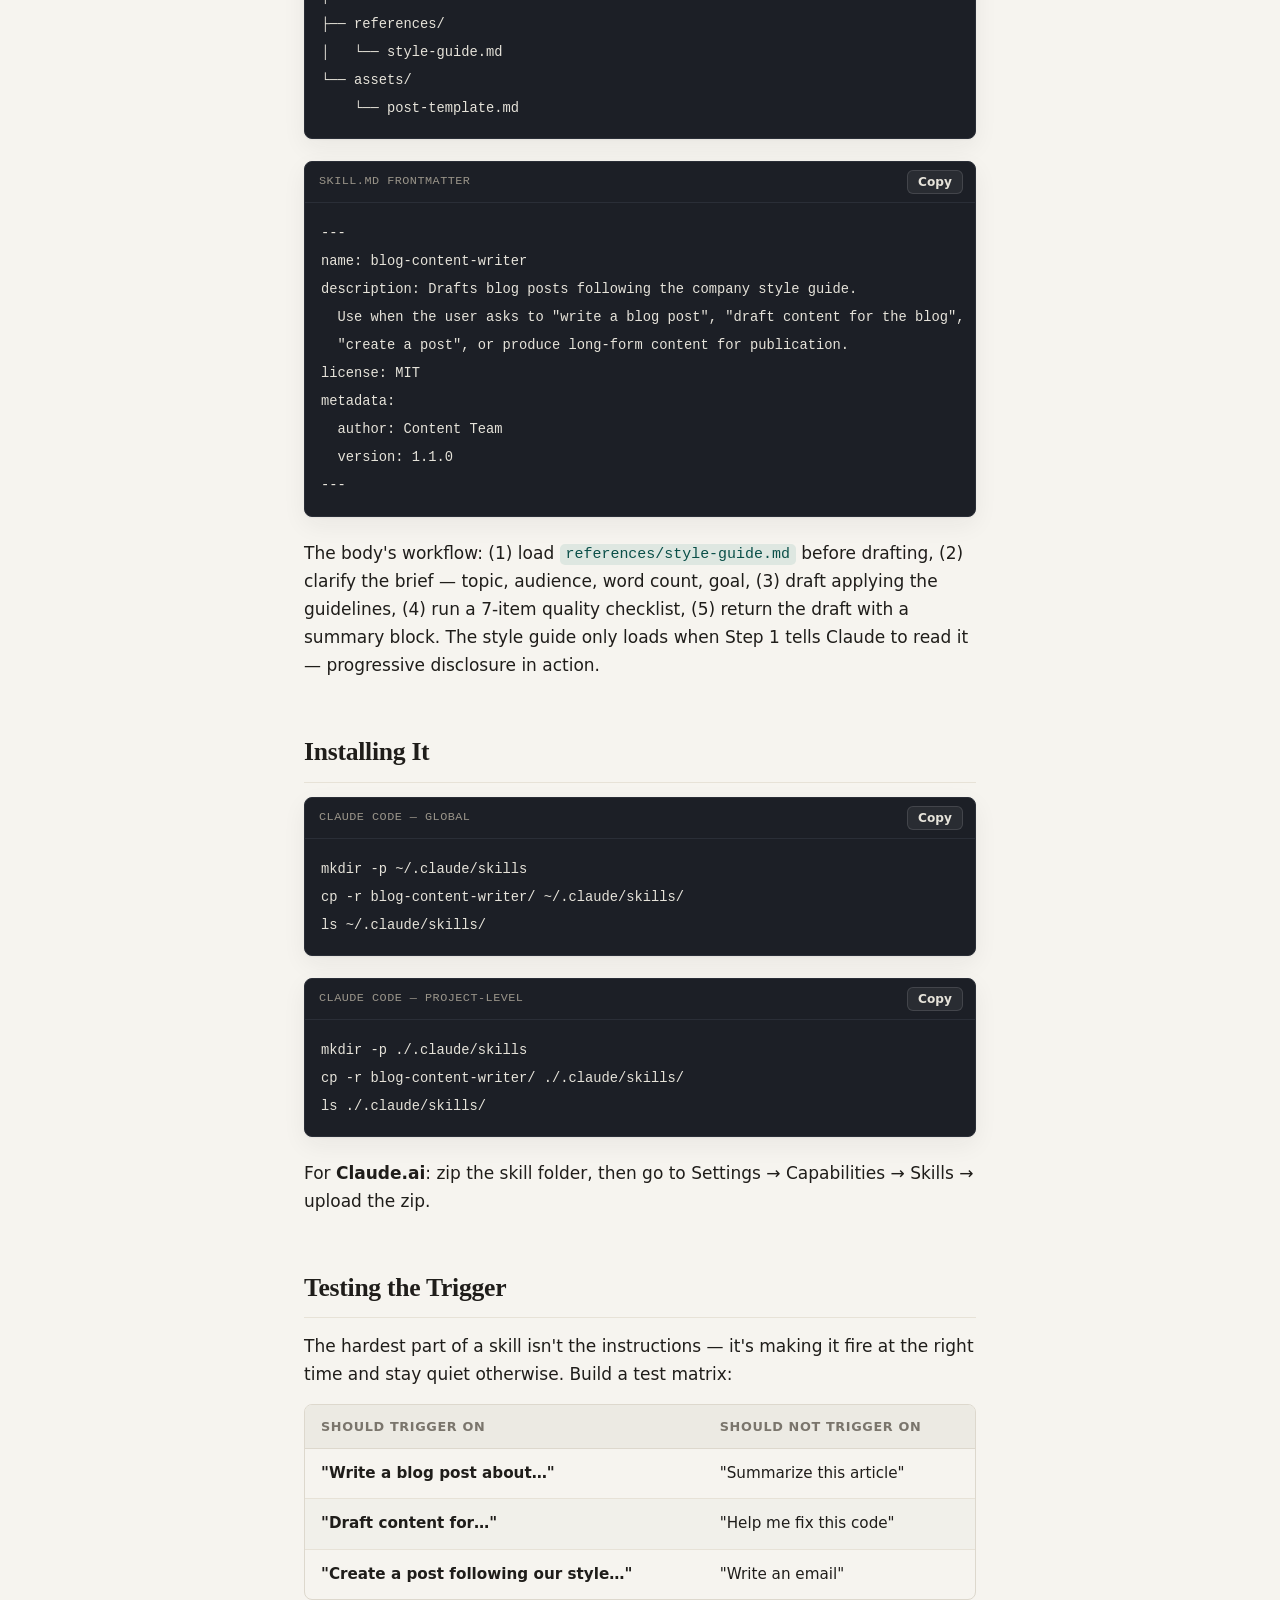
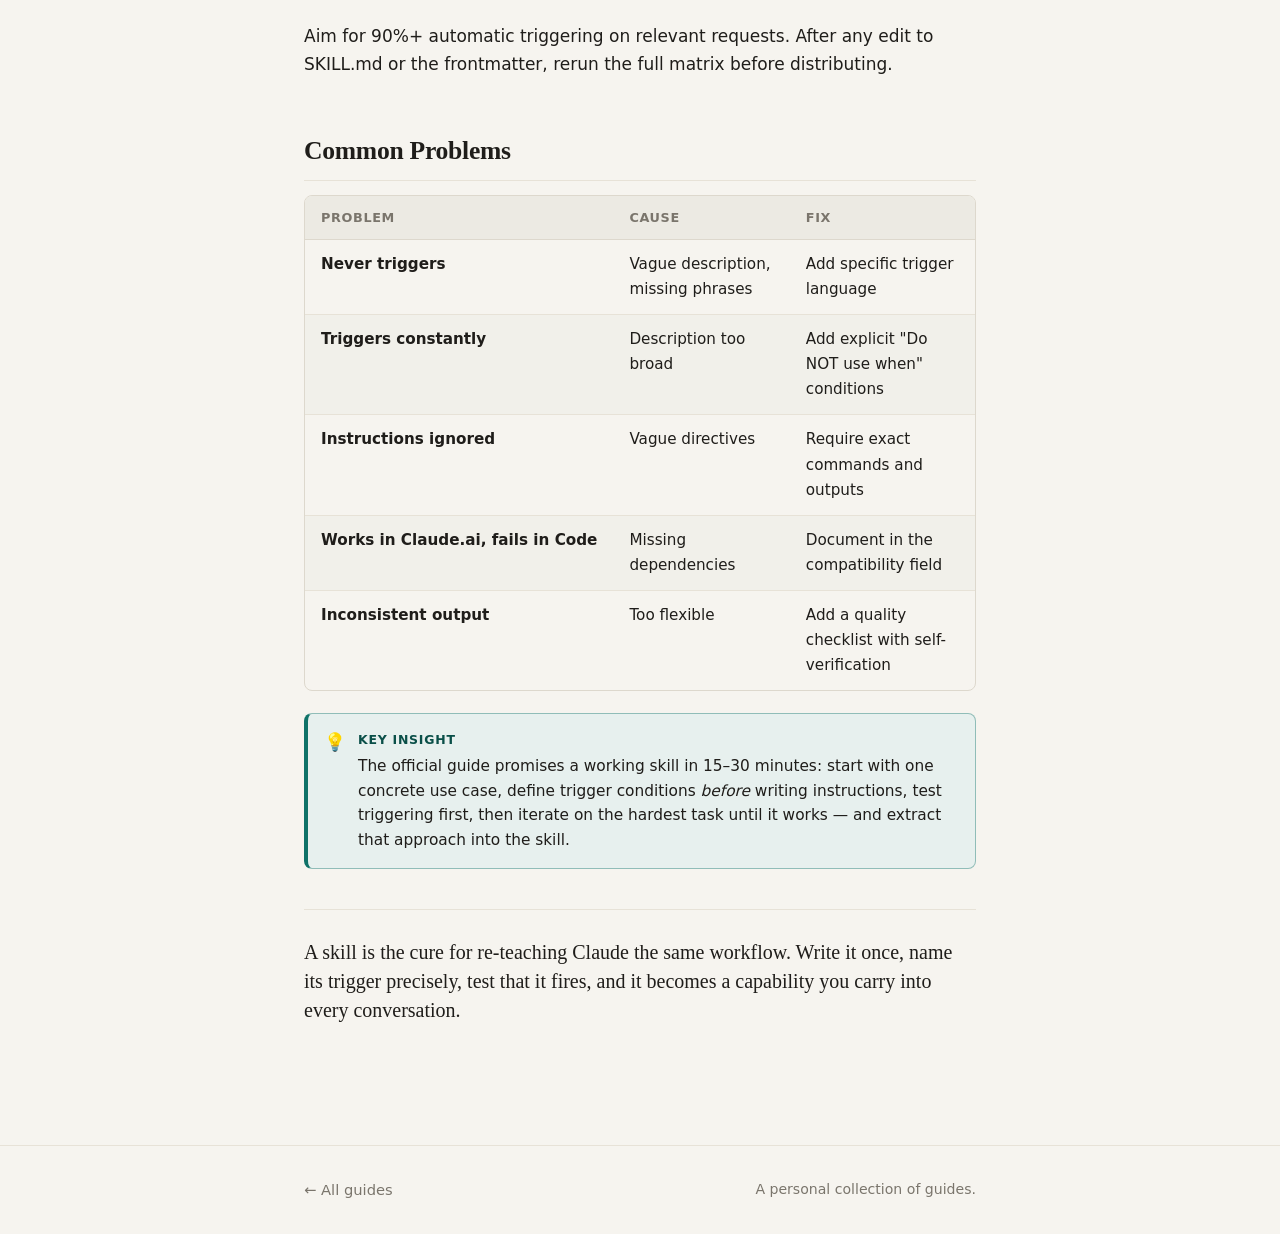
<file: guides/building-claude-skills.html>
<!DOCTYPE html>
<html lang="en">
<head>
  <meta charset="UTF-8" />
  <meta name="viewport" content="width=device-width, initial-scale=1.0" />
  <title>Building Claude Skills: A Complete How-To — Guides</title>
  <meta name="description" content="How to build a Claude Skill: the file structure, SKILL.md frontmatter and naming rules, progressive disclosure, a worked example, install commands, and testing." />
  <link rel="stylesheet" href="../css/style.css" />
  <link rel="icon" href="data:image/svg+xml,<svg xmlns='http://www.w3.org/2000/svg' viewBox='0 0 32 32'><circle cx='16' cy='16' r='9' fill='%230f7268'/></svg>" />
</head>
<body>
  <header class="site-header">
    <div class="wrap">
      <a class="brand" href="../index.html"><span class="dot"></span> Guides</a>
      <a class="nav-link" href="../index.html">All guides</a>
    </div>
  </header>

  <main class="wrap">
    <div class="guide-head">
      <a class="back" href="../index.html">&larr; Back to all guides</a>
      <h1>Building Claude Skills: A Complete How-To</h1>
      <p class="guide-meta">AI &middot; Claude &middot; Build your own skill</p>
    </div>

    <article>
      <h2>The Big Idea</h2>
      <p>A Claude Skill is just a folder of instructions that loads automatically across Claude.ai, Claude Code, and the API. No models, no paid add-ons &mdash; open-source markdown plus optional supporting files. The trick that makes them efficient is <strong>progressive disclosure</strong>: only what's needed is loaded at each moment.</p>

      <div class="callout insight">
        <span class="ico">&#128161;</span>
        <span class="label">The three disclosure layers</span>
        <ul>
          <li><strong>YAML frontmatter</strong> &mdash; always loaded (~100 tokens). The name + description that tell Claude when to reach for the skill.</li>
          <li><strong>SKILL.md body</strong> &mdash; loaded when the skill is judged relevant.</li>
          <li><strong>references/ and assets/</strong> &mdash; loaded only when the body instructs Claude to open them.</li>
        </ul>
      </div>

      <h2>The File Structure</h2>
      <div class="code-block" data-lang="text">
        <div class="code-head">
          <span class="code-label">text</span>
          <button class="copy-btn" type="button">Copy</button>
        </div>
        <pre><code>your-skill-name/
├── SKILL.md            # Required - case-sensitive
├── scripts/            # Optional - executable code
│   └── process_data.py
├── references/         # Optional - documentation, loaded on demand
│   └── style-guide.md
└── assets/             # Optional - templates
    └── template.md</code></pre>
      </div>

      <h2>The Naming Rules That Trip People Up</h2>
      <div class="callout warn">
        <span class="ico">&#9888;&#65039;</span>
        <span class="label">Get these exact</span>
        <ul>
          <li><strong>Folder name:</strong> kebab-case only, and it must match the <code>name</code> field in frontmatter exactly.</li>
          <li><strong>SKILL.md:</strong> case-sensitive &mdash; <code>skill.md</code> or <code>SKILL.MD</code> won't be recognized.</li>
          <li><strong>No README.md inside the skill folder</strong> (the human-readable README goes at the repo root).</li>
          <li><strong>Reserved words:</strong> the name can't contain "claude" or "anthropic".</li>
          <li><strong>No XML brackets</strong> in frontmatter (security restriction).</li>
        </ul>
      </div>

      <h2>The Frontmatter</h2>
      <p>Minimal required form:</p>
      <div class="code-block" data-lang="yaml">
        <div class="code-head">
          <span class="code-label">yaml</span>
          <button class="copy-btn" type="button">Copy</button>
        </div>
        <pre><code>---
name: your-skill-name
description: What it does. Use when [specific trigger phrases].
---</code></pre>
      </div>
      <p>Full form with optional fields:</p>
      <div class="code-block" data-lang="yaml">
        <div class="code-head">
          <span class="code-label">yaml</span>
          <button class="copy-btn" type="button">Copy</button>
        </div>
        <pre><code>---
name: your-skill-name
description: [Action] + [When to use] + [Key capabilities] (max 1024 chars, no XML)
license: MIT
compatibility: Environment requirements (max 500 chars)
metadata:
  author: Your Name
  version: 1.0.0
  mcp-server: optional-server-name
---</code></pre>
      </div>
      <div class="callout insight">
        <span class="ico">&#128161;</span>
        <span class="label">The description is everything</span>
        <p>It's the only part always in context, so it decides whether the skill ever triggers. Be specific about tasks and trigger phrases. <br><strong>Bad:</strong> "Helps with design files." <br><strong>Good:</strong> "Analyzes Figma files and generates developer handoff docs. Use when the user uploads .fig files or asks for 'design specs'."</p>
      </div>

      <h2>The Body of SKILL.md</h2>
      <p>Structure it as instructions, examples, and troubleshooting. Three writing practices make it reliable:</p>
      <ol>
        <li>Exact commands with their expected output &mdash; not vague directives.</li>
        <li>Error handling for foreseeable failures.</li>
        <li>Clear file references using exact paths.</li>
      </ol>

      <h2>Worked Example: a Blog-Writing Skill</h2>
      <p class="usecase"><b>Use case:</b> writers want consistent house style without re-pasting the guidelines every time.</p>
      <div class="code-block" data-lang="text">
        <div class="code-head">
          <span class="code-label">structure</span>
          <button class="copy-btn" type="button">Copy</button>
        </div>
        <pre><code>blog-content-writer/
├── SKILL.md
├── references/
│   └── style-guide.md
└── assets/
    └── post-template.md</code></pre>
      </div>
      <div class="code-block" data-lang="yaml">
        <div class="code-head">
          <span class="code-label">SKILL.md frontmatter</span>
          <button class="copy-btn" type="button">Copy</button>
        </div>
        <pre><code>---
name: blog-content-writer
description: Drafts blog posts following the company style guide.
  Use when the user asks to "write a blog post", "draft content for the blog",
  "create a post", or produce long-form content for publication.
license: MIT
metadata:
  author: Content Team
  version: 1.1.0
---</code></pre>
      </div>
      <p>The body's workflow: (1) load <code>references/style-guide.md</code> before drafting, (2) clarify the brief &mdash; topic, audience, word count, goal, (3) draft applying the guidelines, (4) run a 7-item quality checklist, (5) return the draft with a summary block. The style guide only loads when Step 1 tells Claude to read it &mdash; progressive disclosure in action.</p>

      <h2>Installing It</h2>
      <div class="code-block" data-lang="bash">
        <div class="code-head">
          <span class="code-label">Claude Code — global</span>
          <button class="copy-btn" type="button">Copy</button>
        </div>
        <pre><code>mkdir -p ~/.claude/skills
cp -r blog-content-writer/ ~/.claude/skills/
ls ~/.claude/skills/</code></pre>
      </div>
      <div class="code-block" data-lang="bash">
        <div class="code-head">
          <span class="code-label">Claude Code — project-level</span>
          <button class="copy-btn" type="button">Copy</button>
        </div>
        <pre><code>mkdir -p ./.claude/skills
cp -r blog-content-writer/ ./.claude/skills/
ls ./.claude/skills/</code></pre>
      </div>
      <p>For <strong>Claude.ai</strong>: zip the skill folder, then go to Settings &rarr; Capabilities &rarr; Skills &rarr; upload the zip.</p>

      <h2>Testing the Trigger</h2>
      <p>The hardest part of a skill isn't the instructions &mdash; it's making it fire at the right time and stay quiet otherwise. Build a test matrix:</p>
      <div class="table-scroll">
        <table>
          <thead>
            <tr><th>Should trigger on</th><th>Should NOT trigger on</th></tr>
          </thead>
          <tbody>
            <tr><td>"Write a blog post about&hellip;"</td><td>"Summarize this article"</td></tr>
            <tr><td>"Draft content for&hellip;"</td><td>"Help me fix this code"</td></tr>
            <tr><td>"Create a post following our style&hellip;"</td><td>"Write an email"</td></tr>
          </tbody>
        </table>
      </div>
      <p>Aim for 90%+ automatic triggering on relevant requests. After any edit to SKILL.md or the frontmatter, rerun the full matrix before distributing.</p>

      <h2>Common Problems</h2>
      <div class="table-scroll">
        <table>
          <thead>
            <tr><th>Problem</th><th>Cause</th><th>Fix</th></tr>
          </thead>
          <tbody>
            <tr><td>Never triggers</td><td>Vague description, missing phrases</td><td>Add specific trigger language</td></tr>
            <tr><td>Triggers constantly</td><td>Description too broad</td><td>Add explicit "Do NOT use when" conditions</td></tr>
            <tr><td>Instructions ignored</td><td>Vague directives</td><td>Require exact commands and outputs</td></tr>
            <tr><td>Works in Claude.ai, fails in Code</td><td>Missing dependencies</td><td>Document in the compatibility field</td></tr>
            <tr><td>Inconsistent output</td><td>Too flexible</td><td>Add a quality checklist with self-verification</td></tr>
          </tbody>
        </table>
      </div>

      <div class="callout insight">
        <span class="ico">&#128161;</span>
        <span class="label">Key insight</span>
        <p>The official guide promises a working skill in 15&ndash;30 minutes: start with one concrete use case, define trigger conditions <em>before</em> writing instructions, test triggering first, then iterate on the hardest task until it works &mdash; and extract that approach into the skill.</p>
      </div>

      <p class="closer">A skill is the cure for re-teaching Claude the same workflow. Write it once, name its trigger precisely, test that it fires, and it becomes a capability you carry into every conversation.</p>
    </article>
  </main>

  <footer class="site-footer">
    <div class="wrap">
      <a class="nav-link" href="../index.html">&larr; All guides</a>
      <span>A personal collection of guides.</span>
    </div>
  </footer>

  <script>
    document.querySelectorAll('.copy-btn').forEach(function (btn) {
      btn.addEventListener('click', function () {
        var code = btn.closest('.code-block').querySelector('code');
        var text = code.innerText;
        navigator.clipboard.writeText(text).then(function () {
          var prev = btn.textContent;
          btn.textContent = 'Copied!';
          btn.classList.add('copied');
          setTimeout(function () {
            btn.textContent = prev;
            btn.classList.remove('copied');
          }, 1600);
        });
      });
    });
  </script>
</body>
</html>
</file>
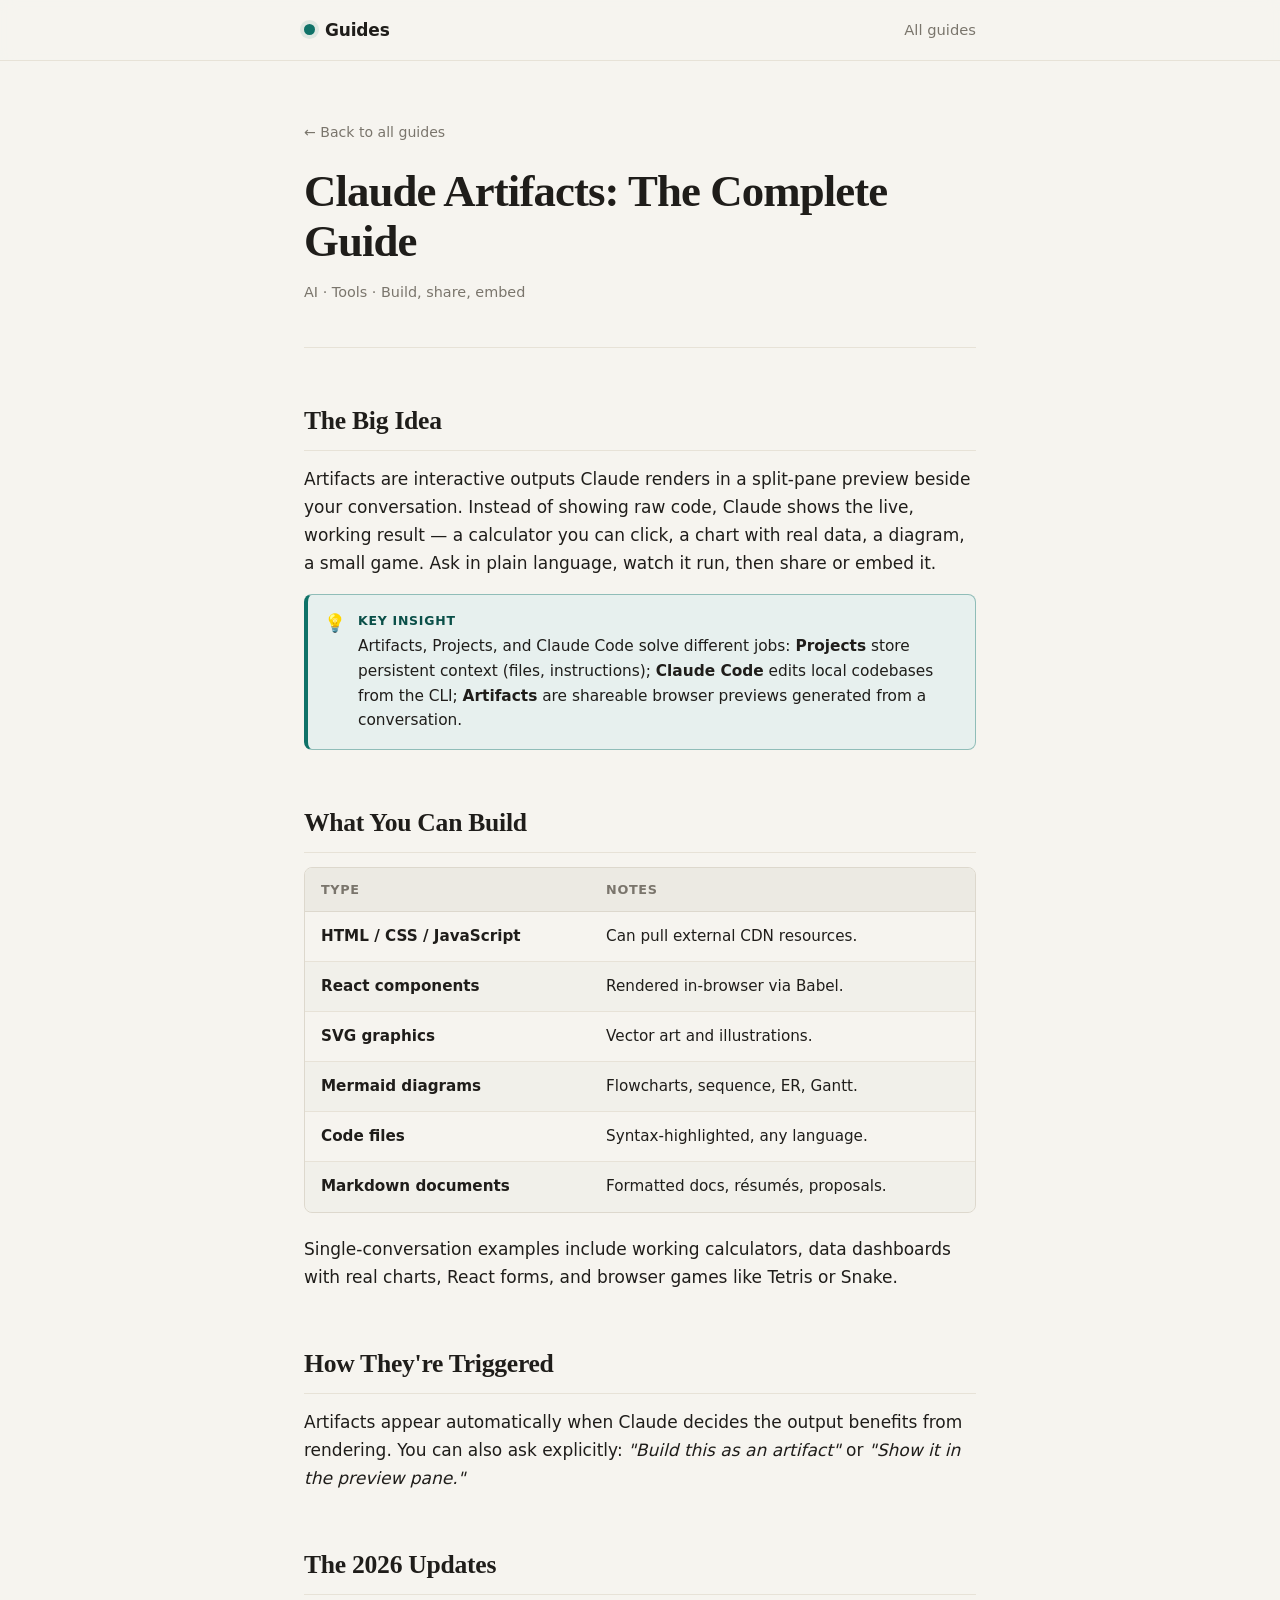
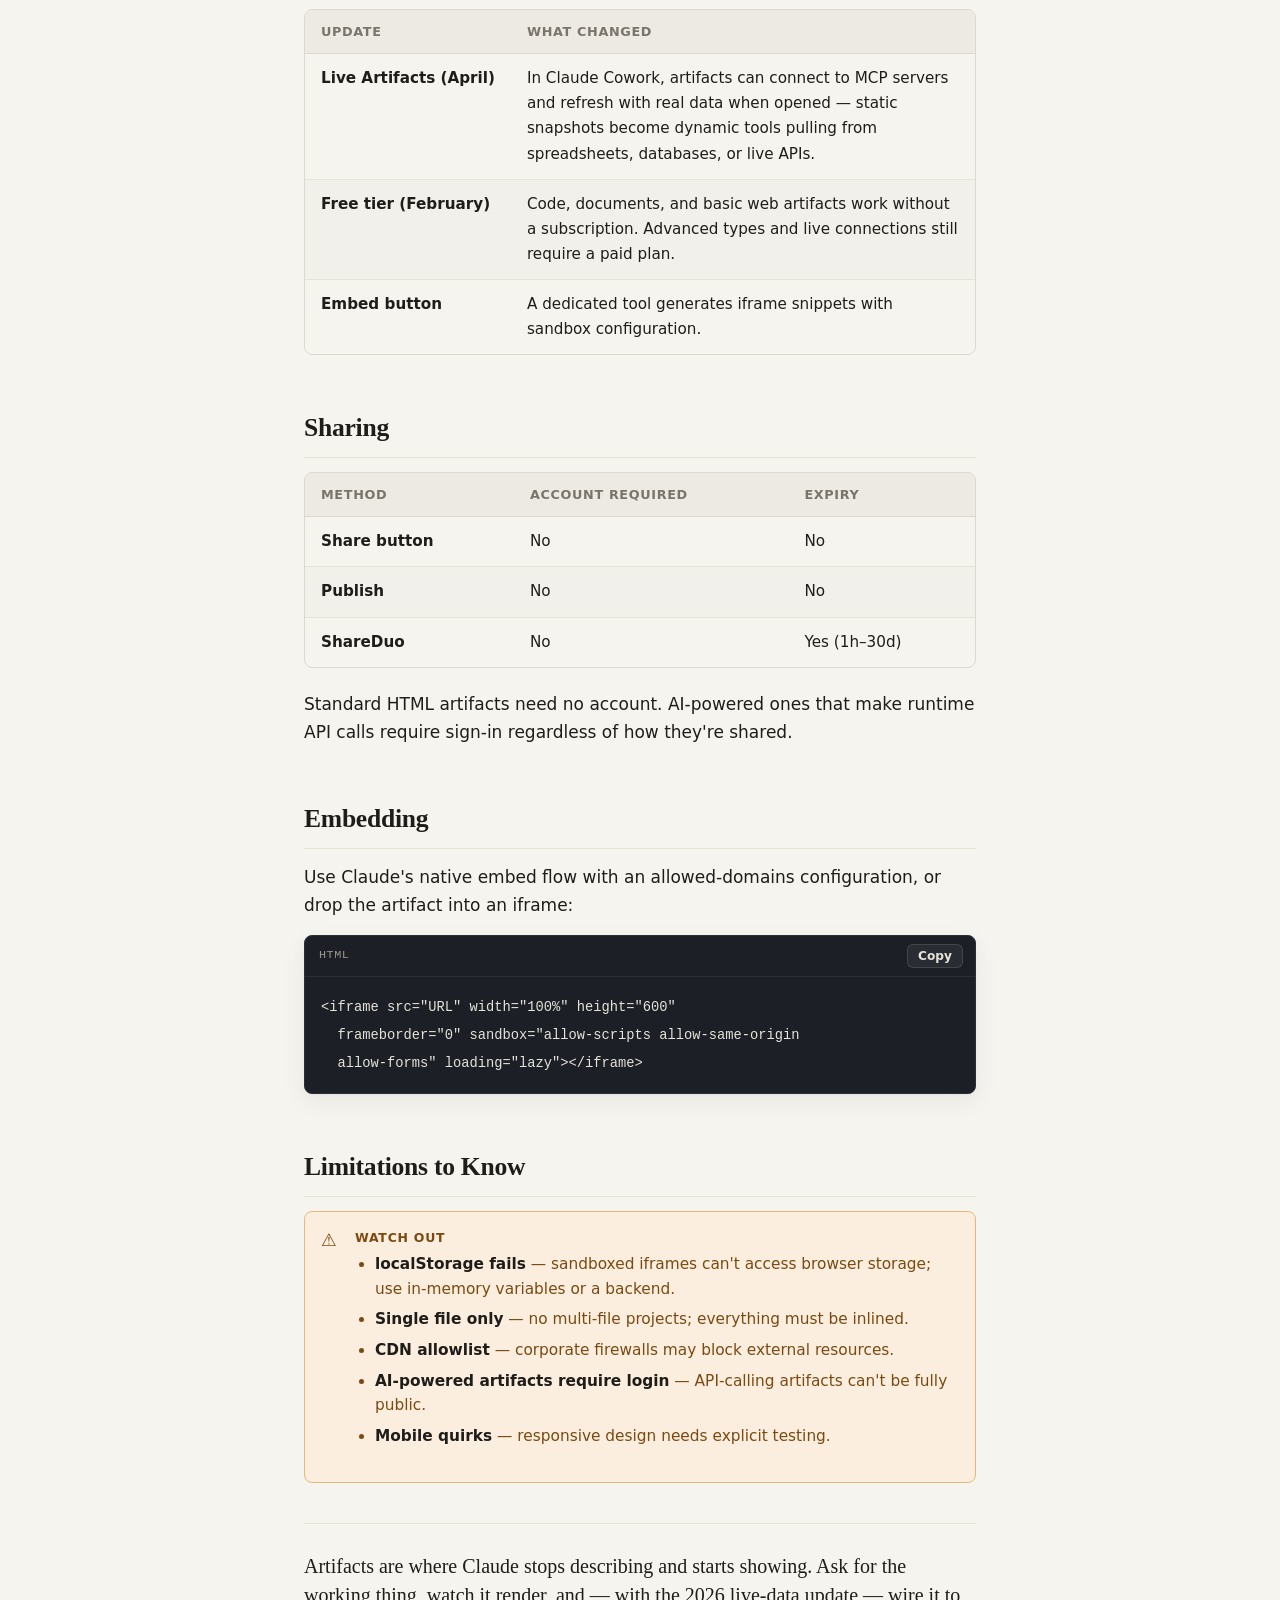
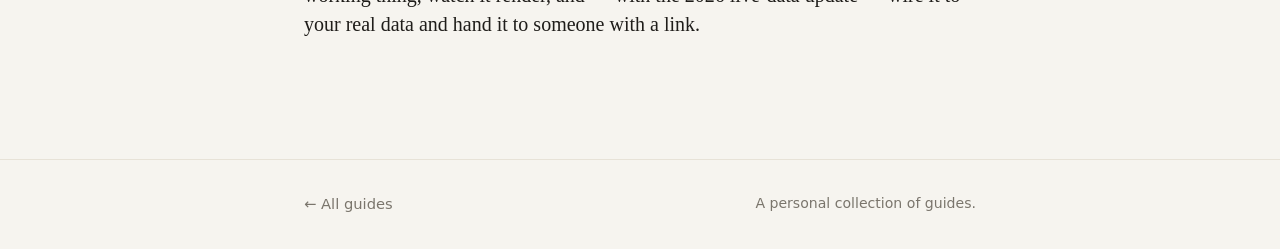
<file: guides/claude-artifacts-complete-guide.html>
<!DOCTYPE html>
<html lang="en">
<head>
  <meta charset="UTF-8" />
  <meta name="viewport" content="width=device-width, initial-scale=1.0" />
  <title>Claude Artifacts: The Complete Guide — Guides</title>
  <meta name="description" content="What Claude Artifacts are, how to trigger them, the types you can build, sharing and embedding, the 2026 live-data update, and the limitations to know." />
  <link rel="stylesheet" href="../css/style.css" />
  <link rel="icon" href="data:image/svg+xml,<svg xmlns='http://www.w3.org/2000/svg' viewBox='0 0 32 32'><circle cx='16' cy='16' r='9' fill='%230f7268'/></svg>" />
</head>
<body>
  <header class="site-header">
    <div class="wrap">
      <a class="brand" href="../index.html"><span class="dot"></span> Guides</a>
      <a class="nav-link" href="../index.html">All guides</a>
    </div>
  </header>

  <main class="wrap">
    <div class="guide-head">
      <a class="back" href="../index.html">&larr; Back to all guides</a>
      <h1>Claude Artifacts: The Complete Guide</h1>
      <p class="guide-meta">AI &middot; Tools &middot; Build, share, embed</p>
    </div>

    <article>
      <h2>The Big Idea</h2>
      <p>Artifacts are interactive outputs Claude renders in a split-pane preview beside your conversation. Instead of showing raw code, Claude shows the live, working result &mdash; a calculator you can click, a chart with real data, a diagram, a small game. Ask in plain language, watch it run, then share or embed it.</p>

      <div class="callout insight">
        <span class="ico">&#128161;</span>
        <span class="label">Key insight</span>
        <p>Artifacts, Projects, and Claude Code solve different jobs: <strong>Projects</strong> store persistent context (files, instructions); <strong>Claude Code</strong> edits local codebases from the CLI; <strong>Artifacts</strong> are shareable browser previews generated from a conversation.</p>
      </div>

      <h2>What You Can Build</h2>
      <div class="table-scroll">
        <table>
          <thead>
            <tr><th>Type</th><th>Notes</th></tr>
          </thead>
          <tbody>
            <tr><td>HTML / CSS / JavaScript</td><td>Can pull external CDN resources.</td></tr>
            <tr><td>React components</td><td>Rendered in-browser via Babel.</td></tr>
            <tr><td>SVG graphics</td><td>Vector art and illustrations.</td></tr>
            <tr><td>Mermaid diagrams</td><td>Flowcharts, sequence, ER, Gantt.</td></tr>
            <tr><td>Code files</td><td>Syntax-highlighted, any language.</td></tr>
            <tr><td>Markdown documents</td><td>Formatted docs, r&eacute;sum&eacute;s, proposals.</td></tr>
          </tbody>
        </table>
      </div>
      <p>Single-conversation examples include working calculators, data dashboards with real charts, React forms, and browser games like Tetris or Snake.</p>

      <h2>How They're Triggered</h2>
      <p>Artifacts appear automatically when Claude decides the output benefits from rendering. You can also ask explicitly: <em>"Build this as an artifact"</em> or <em>"Show it in the preview pane."</em></p>

      <h2>The 2026 Updates</h2>
      <div class="table-scroll">
        <table>
          <thead>
            <tr><th>Update</th><th>What changed</th></tr>
          </thead>
          <tbody>
            <tr><td>Live Artifacts (April)</td><td>In Claude Cowork, artifacts can connect to MCP servers and refresh with real data when opened &mdash; static snapshots become dynamic tools pulling from spreadsheets, databases, or live APIs.</td></tr>
            <tr><td>Free tier (February)</td><td>Code, documents, and basic web artifacts work without a subscription. Advanced types and live connections still require a paid plan.</td></tr>
            <tr><td>Embed button</td><td>A dedicated tool generates iframe snippets with sandbox configuration.</td></tr>
          </tbody>
        </table>
      </div>

      <h2>Sharing</h2>
      <div class="table-scroll">
        <table>
          <thead>
            <tr><th>Method</th><th>Account required</th><th>Expiry</th></tr>
          </thead>
          <tbody>
            <tr><td>Share button</td><td>No</td><td>No</td></tr>
            <tr><td>Publish</td><td>No</td><td>No</td></tr>
            <tr><td>ShareDuo</td><td>No</td><td>Yes (1h&ndash;30d)</td></tr>
          </tbody>
        </table>
      </div>
      <p>Standard HTML artifacts need no account. AI-powered ones that make runtime API calls require sign-in regardless of how they're shared.</p>

      <h2>Embedding</h2>
      <p>Use Claude's native embed flow with an allowed-domains configuration, or drop the artifact into an iframe:</p>
      <div class="code-block" data-lang="html">
        <div class="code-head">
          <span class="code-label">html</span>
          <button class="copy-btn" type="button">Copy</button>
        </div>
        <pre><code>&lt;iframe src="URL" width="100%" height="600"
  frameborder="0" sandbox="allow-scripts allow-same-origin
  allow-forms" loading="lazy"&gt;&lt;/iframe&gt;</code></pre>
      </div>

      <h2>Limitations to Know</h2>
      <div class="callout warn">
        <span class="ico">&#9888;&#65039;</span>
        <span class="label">Watch out</span>
        <ul>
          <li><strong>localStorage fails</strong> &mdash; sandboxed iframes can't access browser storage; use in-memory variables or a backend.</li>
          <li><strong>Single file only</strong> &mdash; no multi-file projects; everything must be inlined.</li>
          <li><strong>CDN allowlist</strong> &mdash; corporate firewalls may block external resources.</li>
          <li><strong>AI-powered artifacts require login</strong> &mdash; API-calling artifacts can't be fully public.</li>
          <li><strong>Mobile quirks</strong> &mdash; responsive design needs explicit testing.</li>
        </ul>
      </div>

      <p class="closer">Artifacts are where Claude stops describing and starts showing. Ask for the working thing, watch it render, and &mdash; with the 2026 live-data update &mdash; wire it to your real data and hand it to someone with a link.</p>
    </article>
  </main>

  <footer class="site-footer">
    <div class="wrap">
      <a class="nav-link" href="../index.html">&larr; All guides</a>
      <span>A personal collection of guides.</span>
    </div>
  </footer>

  <script>
    document.querySelectorAll('.copy-btn').forEach(function (btn) {
      btn.addEventListener('click', function () {
        var code = btn.closest('.code-block').querySelector('code');
        var text = code.innerText;
        navigator.clipboard.writeText(text).then(function () {
          var prev = btn.textContent;
          btn.textContent = 'Copied!';
          btn.classList.add('copied');
          setTimeout(function () {
            btn.textContent = prev;
            btn.classList.remove('copied');
          }, 1600);
        });
      });
    });
  </script>
</body>
</html>
</file>
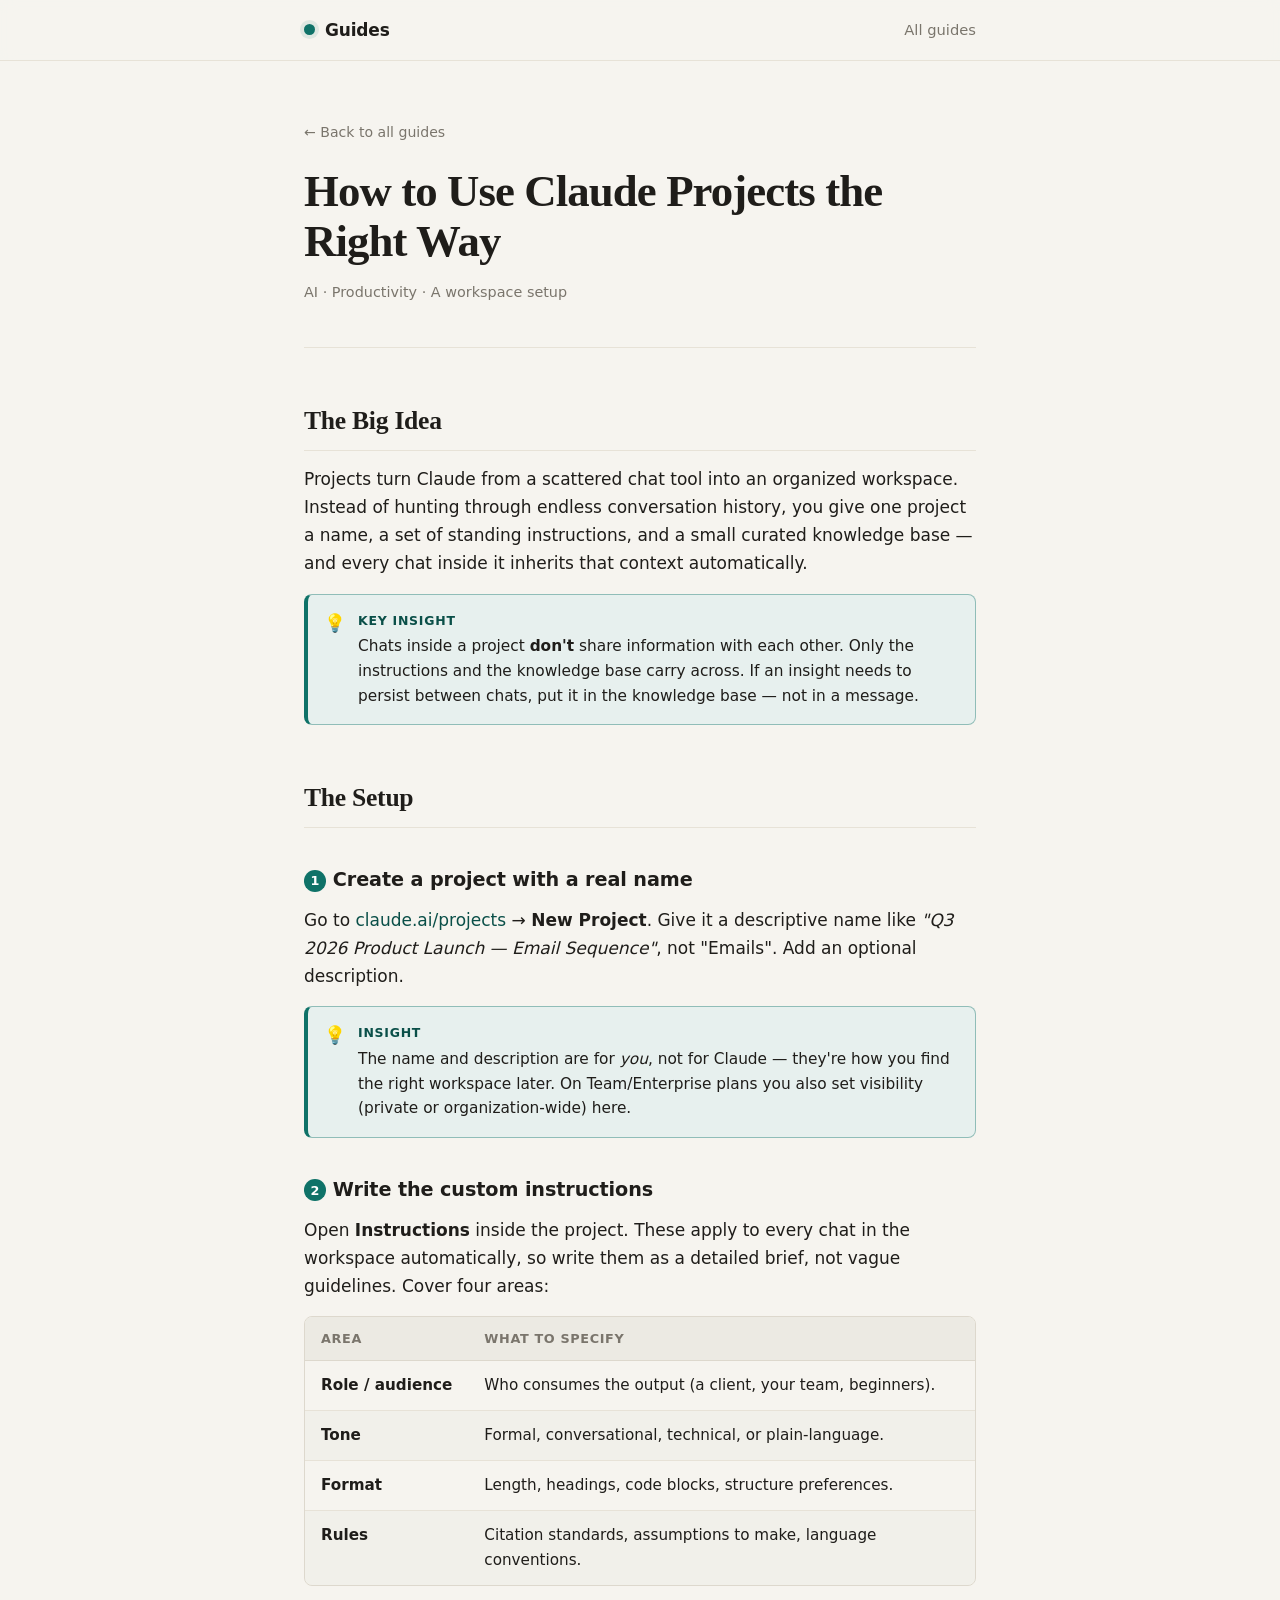
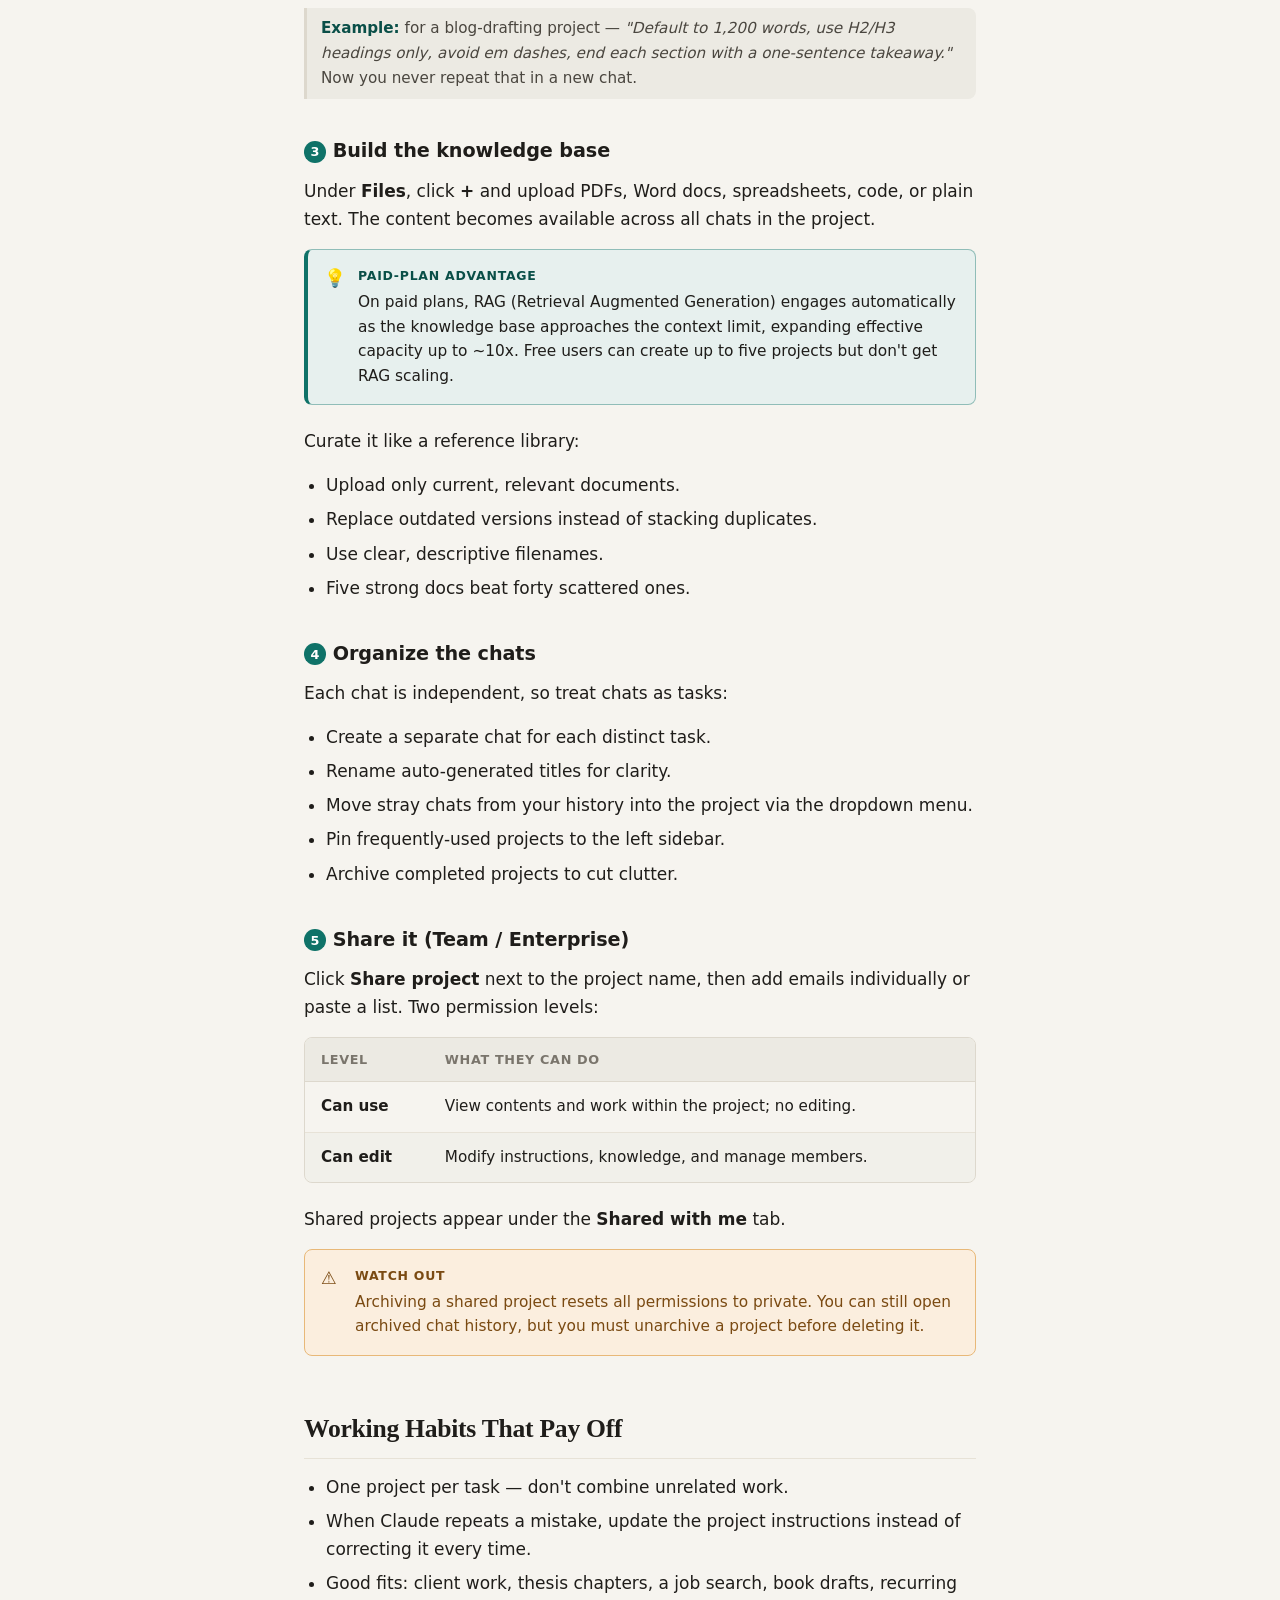
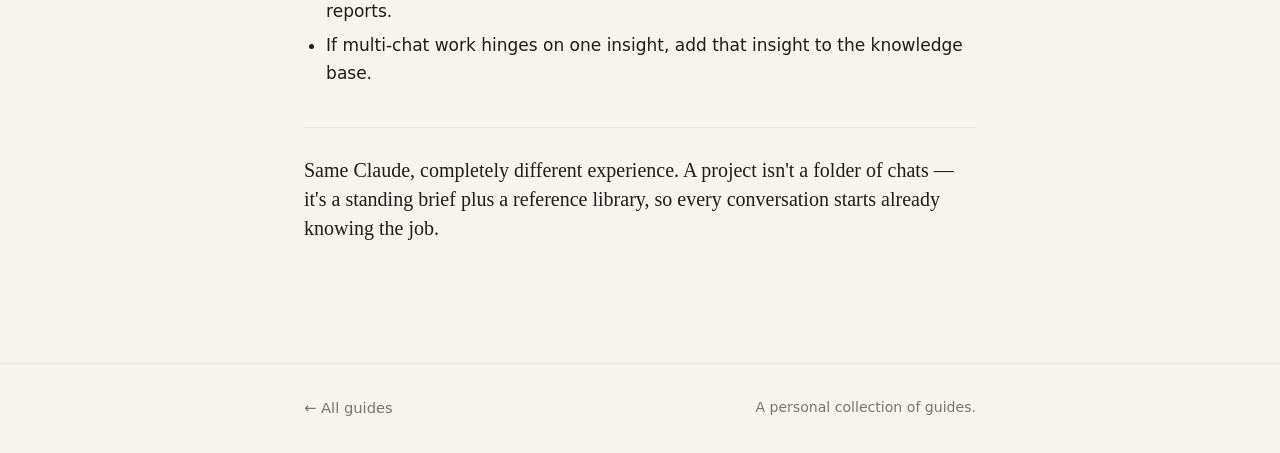
<file: guides/claude-projects-the-right-way.html>
<!DOCTYPE html>
<html lang="en">
<head>
  <meta charset="UTF-8" />
  <meta name="viewport" content="width=device-width, initial-scale=1.0" />
  <title>How to Use Claude Projects the Right Way — Guides</title>
  <meta name="description" content="A practical guide to Claude Projects: naming, custom instructions, a curated knowledge base, organizing chats, and sharing." />
  <link rel="stylesheet" href="../css/style.css" />
  <link rel="icon" href="data:image/svg+xml,<svg xmlns='http://www.w3.org/2000/svg' viewBox='0 0 32 32'><circle cx='16' cy='16' r='9' fill='%230f7268'/></svg>" />
</head>
<body>
  <header class="site-header">
    <div class="wrap">
      <a class="brand" href="../index.html"><span class="dot"></span> Guides</a>
      <a class="nav-link" href="../index.html">All guides</a>
    </div>
  </header>

  <main class="wrap">
    <div class="guide-head">
      <a class="back" href="../index.html">&larr; Back to all guides</a>
      <h1>How to Use Claude Projects the Right Way</h1>
      <p class="guide-meta">AI &middot; Productivity &middot; A workspace setup</p>
    </div>

    <article>
      <h2>The Big Idea</h2>
      <p>Projects turn Claude from a scattered chat tool into an organized workspace. Instead of hunting through endless conversation history, you give one project a name, a set of standing instructions, and a small curated knowledge base — and every chat inside it inherits that context automatically.</p>

      <div class="callout insight">
        <span class="ico">&#128161;</span>
        <span class="label">Key insight</span>
        <p>Chats inside a project <strong>don't</strong> share information with each other. Only the instructions and the knowledge base carry across. If an insight needs to persist between chats, put it in the knowledge base — not in a message.</p>
      </div>

      <h2>The Setup</h2>

      <h3><span class="step-num">1</span>Create a project with a real name</h3>
      <p>Go to <a href="https://claude.ai/projects" rel="noopener">claude.ai/projects</a> &rarr; <strong>New Project</strong>. Give it a descriptive name like <em>"Q3 2026 Product Launch — Email Sequence"</em>, not "Emails". Add an optional description.</p>
      <div class="callout insight">
        <span class="ico">&#128161;</span>
        <span class="label">Insight</span>
        <p>The name and description are for <em>you</em>, not for Claude — they're how you find the right workspace later. On Team/Enterprise plans you also set visibility (private or organization-wide) here.</p>
      </div>

      <h3><span class="step-num">2</span>Write the custom instructions</h3>
      <p>Open <strong>Instructions</strong> inside the project. These apply to every chat in the workspace automatically, so write them as a detailed brief, not vague guidelines. Cover four areas:</p>
      <div class="table-scroll">
        <table>
          <thead>
            <tr><th>Area</th><th>What to specify</th></tr>
          </thead>
          <tbody>
            <tr><td>Role / audience</td><td>Who consumes the output (a client, your team, beginners).</td></tr>
            <tr><td>Tone</td><td>Formal, conversational, technical, or plain-language.</td></tr>
            <tr><td>Format</td><td>Length, headings, code blocks, structure preferences.</td></tr>
            <tr><td>Rules</td><td>Citation standards, assumptions to make, language conventions.</td></tr>
          </tbody>
        </table>
      </div>
      <p class="usecase"><b>Example:</b> for a blog-drafting project &mdash; <em>"Default to 1,200 words, use H2/H3 headings only, avoid em dashes, end each section with a one-sentence takeaway."</em> Now you never repeat that in a new chat.</p>

      <h3><span class="step-num">3</span>Build the knowledge base</h3>
      <p>Under <strong>Files</strong>, click <strong>+</strong> and upload PDFs, Word docs, spreadsheets, code, or plain text. The content becomes available across all chats in the project.</p>
      <div class="callout insight">
        <span class="ico">&#128161;</span>
        <span class="label">Paid-plan advantage</span>
        <p>On paid plans, RAG (Retrieval Augmented Generation) engages automatically as the knowledge base approaches the context limit, expanding effective capacity up to ~10x. Free users can create up to five projects but don't get RAG scaling.</p>
      </div>
      <p>Curate it like a reference library:</p>
      <ul>
        <li>Upload only current, relevant documents.</li>
        <li>Replace outdated versions instead of stacking duplicates.</li>
        <li>Use clear, descriptive filenames.</li>
        <li>Five strong docs beat forty scattered ones.</li>
      </ul>

      <h3><span class="step-num">4</span>Organize the chats</h3>
      <p>Each chat is independent, so treat chats as tasks:</p>
      <ul>
        <li>Create a separate chat for each distinct task.</li>
        <li>Rename auto-generated titles for clarity.</li>
        <li>Move stray chats from your history into the project via the dropdown menu.</li>
        <li>Pin frequently-used projects to the left sidebar.</li>
        <li>Archive completed projects to cut clutter.</li>
      </ul>

      <h3><span class="step-num">5</span>Share it (Team / Enterprise)</h3>
      <p>Click <strong>Share project</strong> next to the project name, then add emails individually or paste a list. Two permission levels:</p>
      <div class="table-scroll">
        <table>
          <thead>
            <tr><th>Level</th><th>What they can do</th></tr>
          </thead>
          <tbody>
            <tr><td>Can use</td><td>View contents and work within the project; no editing.</td></tr>
            <tr><td>Can edit</td><td>Modify instructions, knowledge, and manage members.</td></tr>
          </tbody>
        </table>
      </div>
      <p>Shared projects appear under the <strong>Shared with me</strong> tab.</p>
      <div class="callout warn">
        <span class="ico">&#9888;&#65039;</span>
        <span class="label">Watch out</span>
        <p>Archiving a shared project resets all permissions to private. You can still open archived chat history, but you must unarchive a project before deleting it.</p>
      </div>

      <h2>Working Habits That Pay Off</h2>
      <ul>
        <li>One project per task &mdash; don't combine unrelated work.</li>
        <li>When Claude repeats a mistake, update the project instructions instead of correcting it every time.</li>
        <li>Good fits: client work, thesis chapters, a job search, book drafts, recurring reports.</li>
        <li>If multi-chat work hinges on one insight, add that insight to the knowledge base.</li>
      </ul>

      <p class="closer">Same Claude, completely different experience. A project isn't a folder of chats &mdash; it's a standing brief plus a reference library, so every conversation starts already knowing the job.</p>
    </article>
  </main>

  <footer class="site-footer">
    <div class="wrap">
      <a class="nav-link" href="../index.html">&larr; All guides</a>
      <span>A personal collection of guides.</span>
    </div>
  </footer>

  <script>
    document.querySelectorAll('.copy-btn').forEach(function (btn) {
      btn.addEventListener('click', function () {
        var code = btn.closest('.code-block').querySelector('code');
        var text = code.innerText;
        navigator.clipboard.writeText(text).then(function () {
          var prev = btn.textContent;
          btn.textContent = 'Copied!';
          btn.classList.add('copied');
          setTimeout(function () {
            btn.textContent = prev;
            btn.classList.remove('copied');
          }, 1600);
        });
      });
    });
  </script>
</body>
</html>
</file>
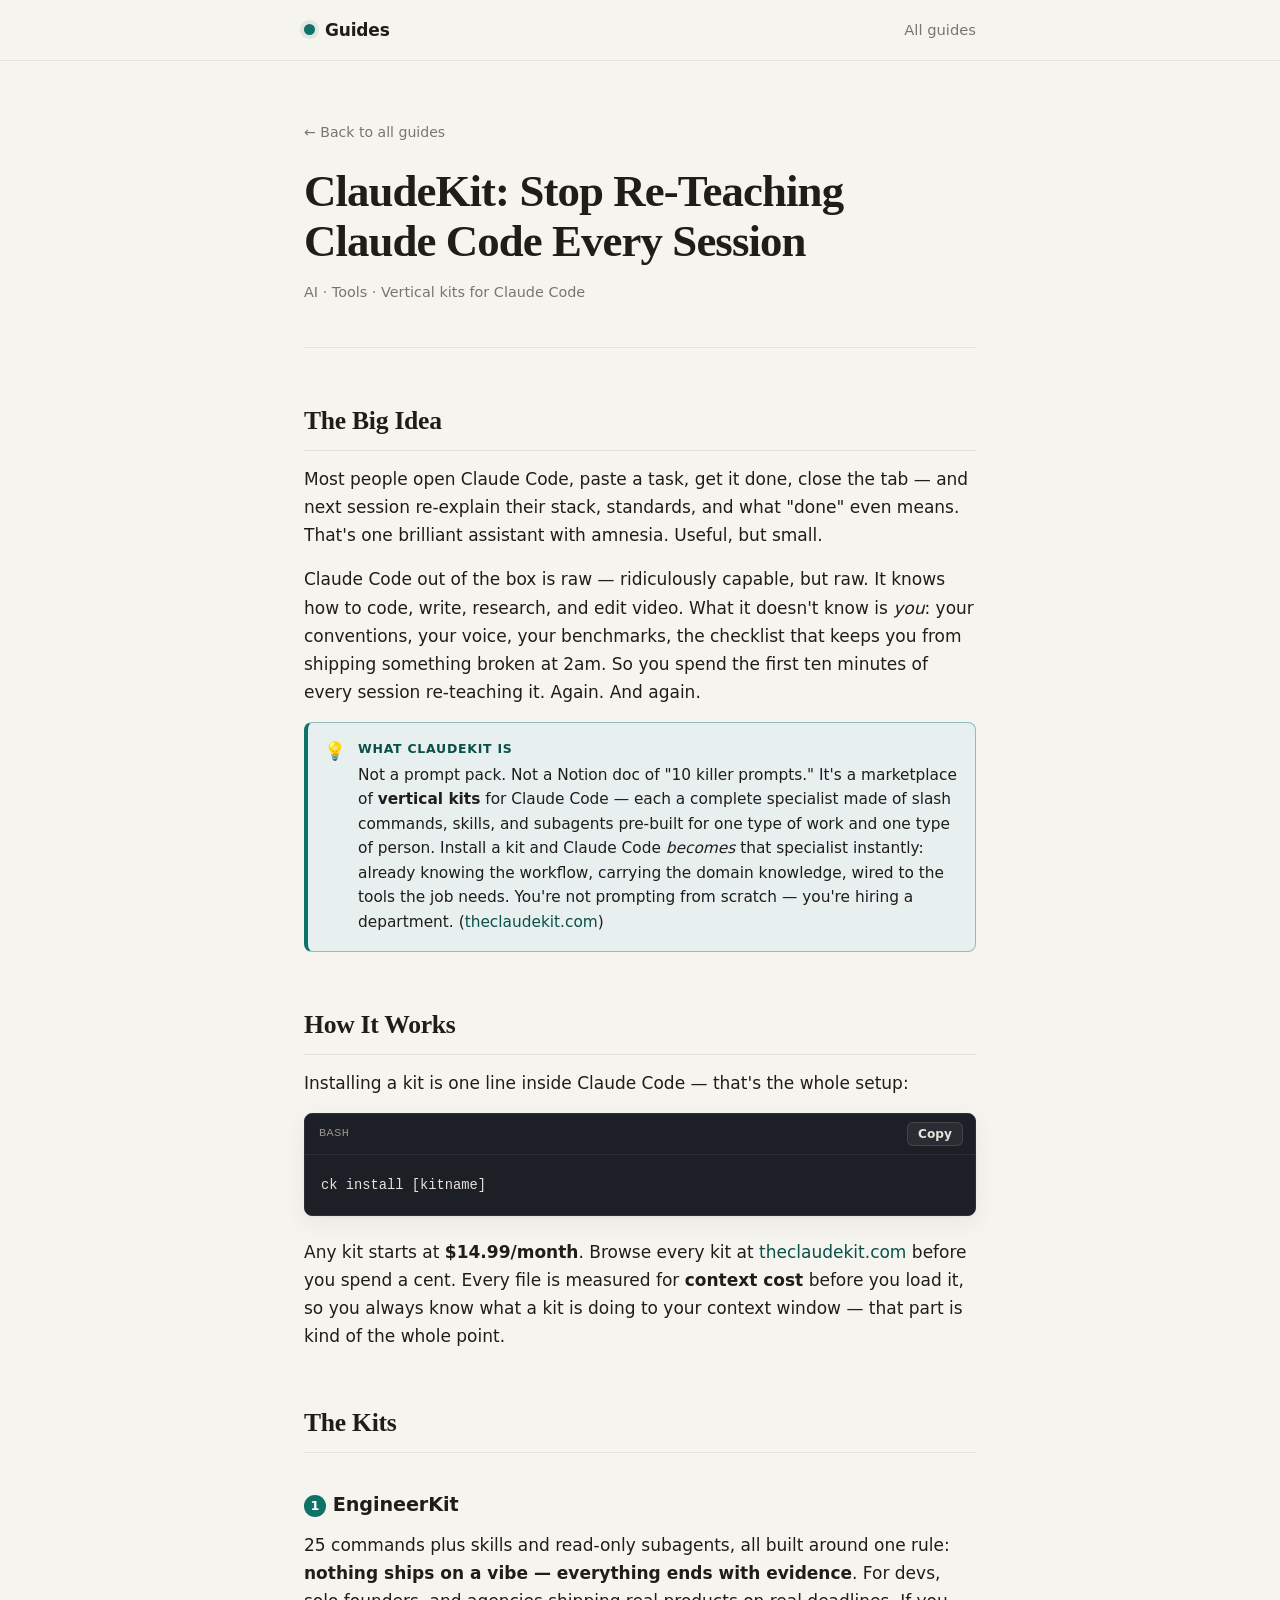
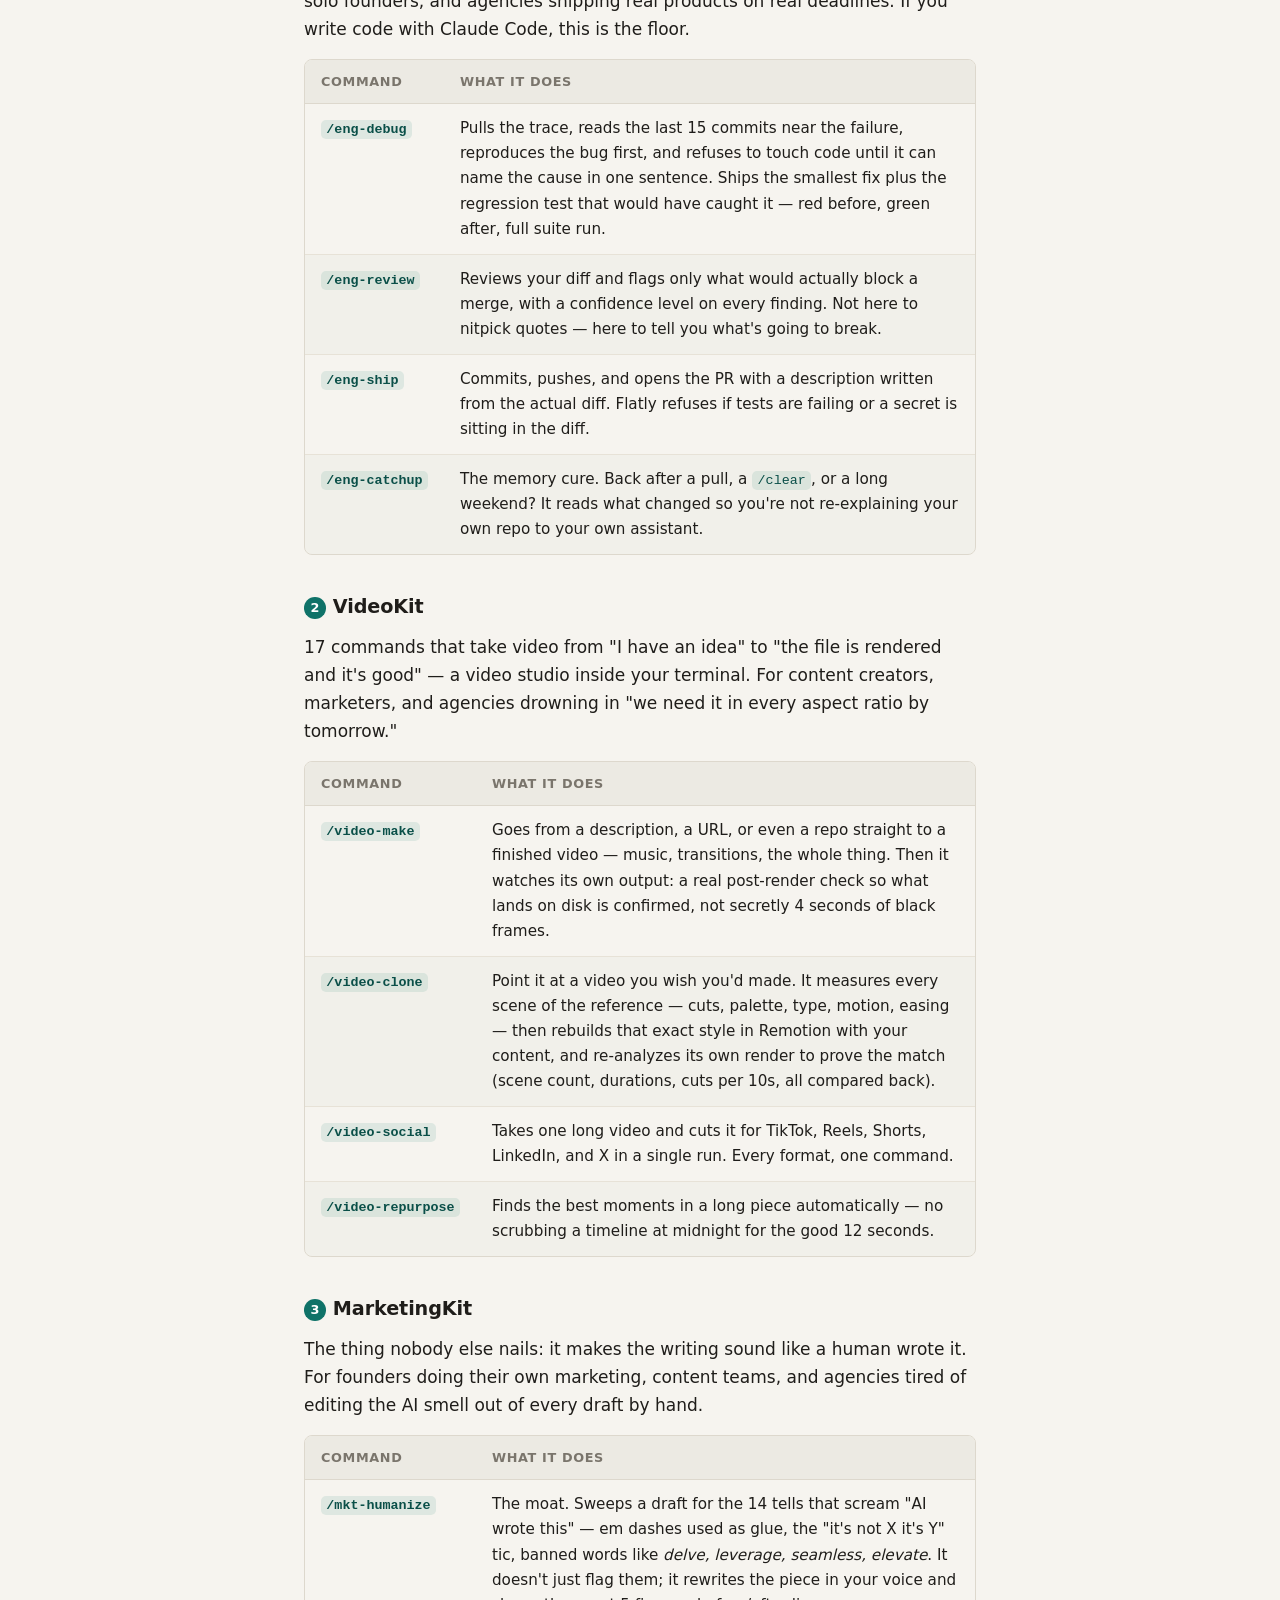
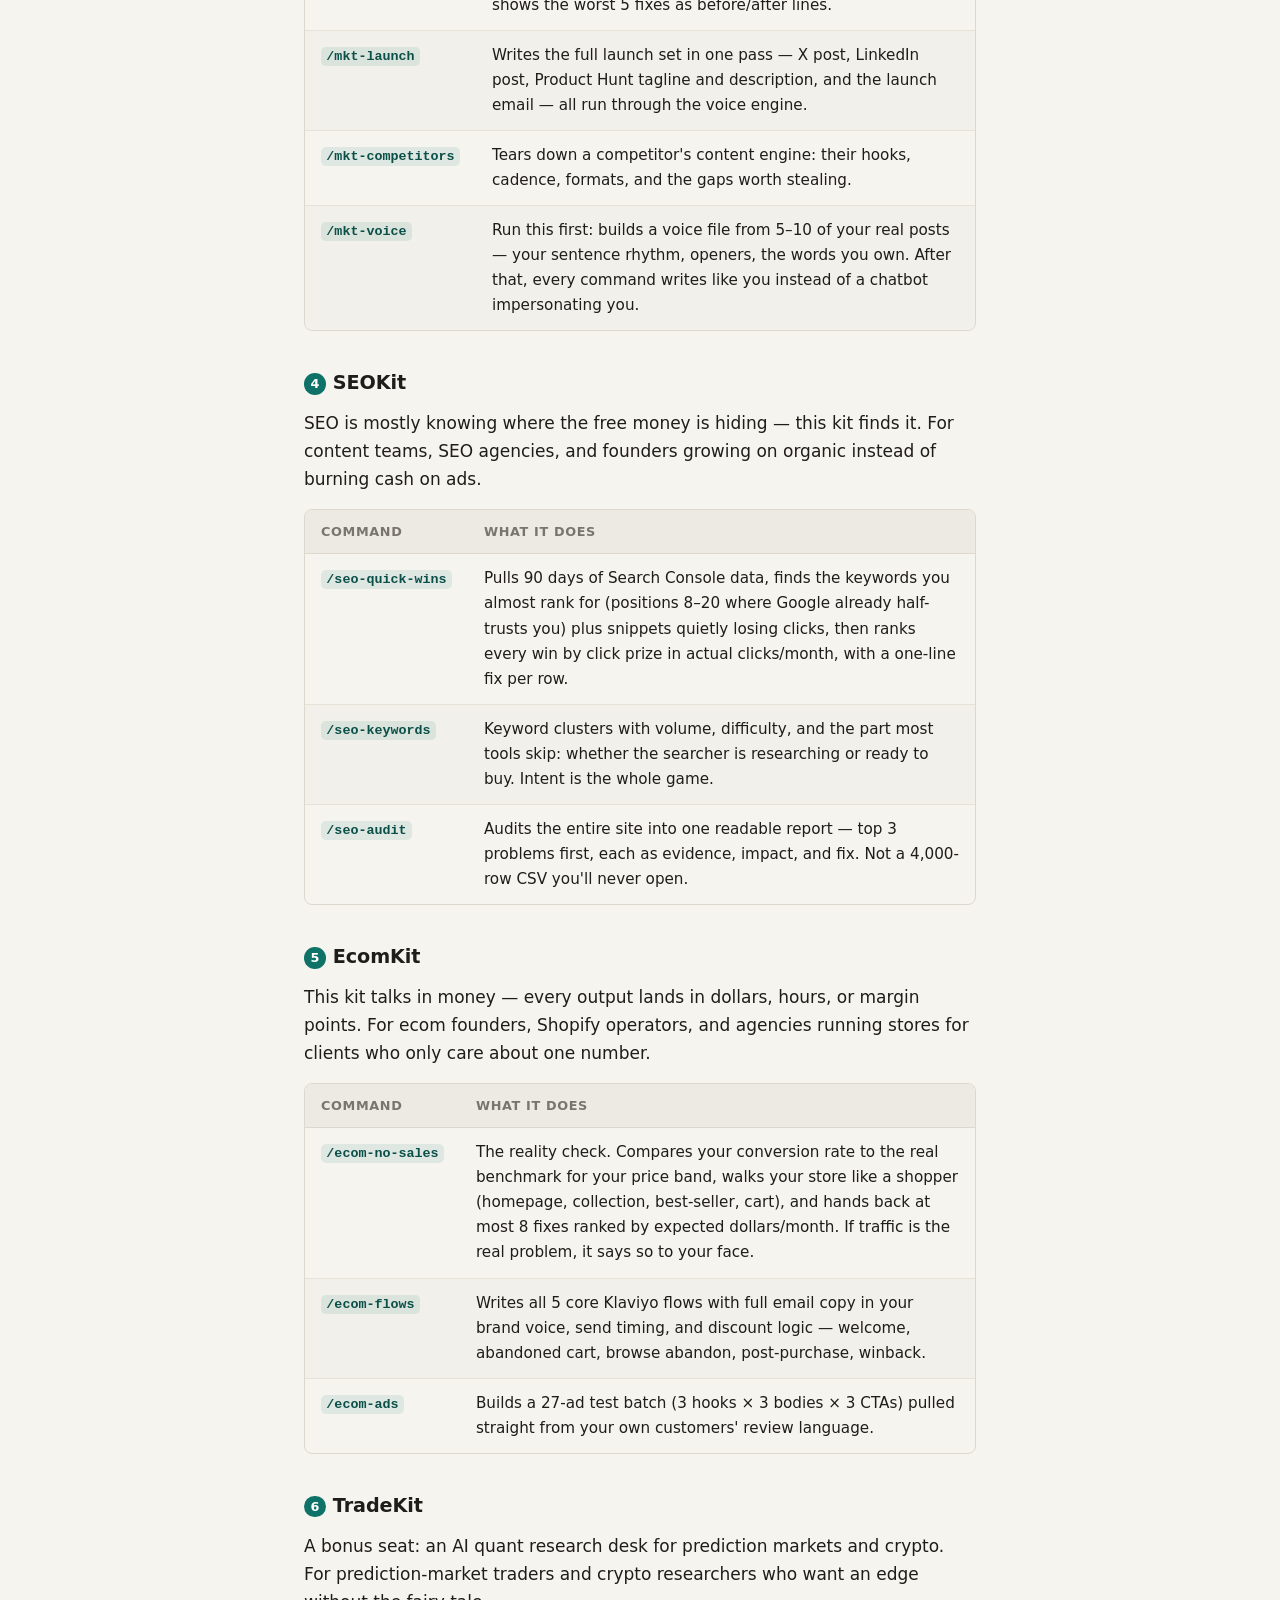
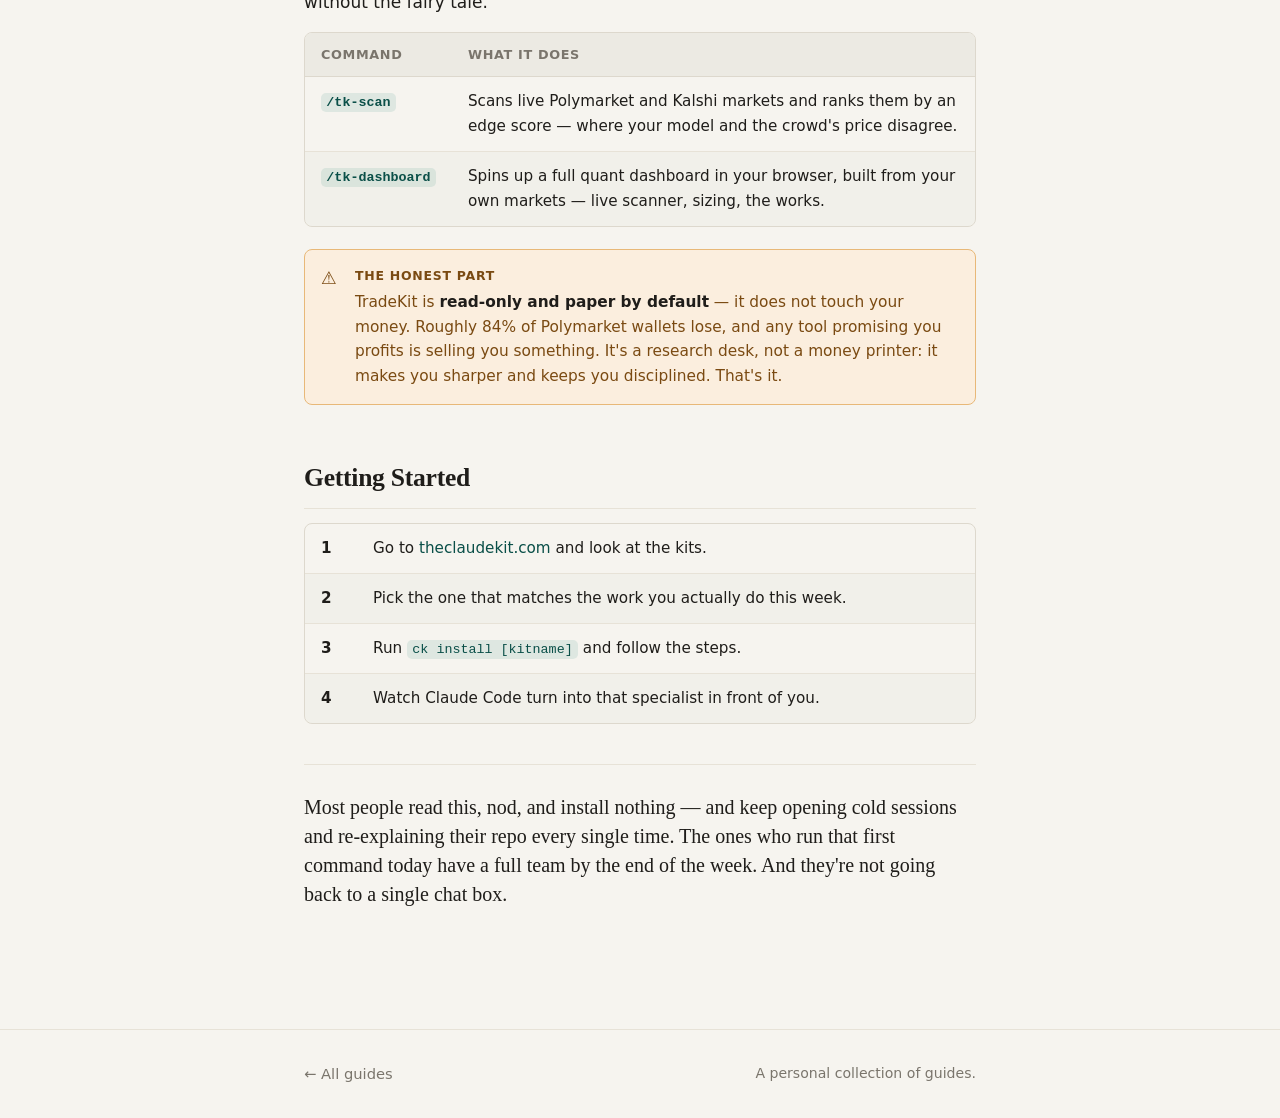
<file: guides/claudekit-vertical-kits.html>
<!DOCTYPE html>
<html lang="en">
<head>
  <meta charset="UTF-8" />
  <meta name="viewport" content="width=device-width, initial-scale=1.0" />
  <title>ClaudeKit: Turn Claude Code Into a Specialist Team — Guides</title>
  <meta name="description" content="ClaudeKit is a marketplace of vertical kits — slash commands, skills, and subagents — that turn raw Claude Code into a pre-built specialist for engineering, video, marketing, SEO, ecom, or trading research." />
  <link rel="stylesheet" href="../css/style.css" />
  <link rel="icon" href="data:image/svg+xml,<svg xmlns='http://www.w3.org/2000/svg' viewBox='0 0 32 32'><circle cx='16' cy='16' r='9' fill='%230f7268'/></svg>" />
</head>
<body>
  <header class="site-header">
    <div class="wrap">
      <a class="brand" href="../index.html"><span class="dot"></span> Guides</a>
      <a class="nav-link" href="../index.html">All guides</a>
    </div>
  </header>

  <main class="wrap">
    <div class="guide-head">
      <a class="back" href="../index.html">&larr; Back to all guides</a>
      <h1>ClaudeKit: Stop Re-Teaching Claude Code Every Session</h1>
      <p class="guide-meta">AI &middot; Tools &middot; Vertical kits for Claude Code</p>
    </div>

    <article>
      <h2>The Big Idea</h2>
      <p class="lede">Most people open Claude Code, paste a task, get it done, close the tab — and next session re-explain their stack, standards, and what "done" even means. That's one brilliant assistant with amnesia. Useful, but small.</p>
      <p>Claude Code out of the box is raw — ridiculously capable, but raw. It knows how to code, write, research, and edit video. What it doesn't know is <em>you</em>: your conventions, your voice, your benchmarks, the checklist that keeps you from shipping something broken at 2am. So you spend the first ten minutes of every session re-teaching it. Again. And again.</p>

      <div class="callout insight">
        <span class="ico">&#128161;</span>
        <span class="label">What ClaudeKit is</span>
        <p>Not a prompt pack. Not a Notion doc of "10 killer prompts." It's a marketplace of <strong>vertical kits</strong> for Claude Code — each a complete specialist made of slash commands, skills, and subagents pre-built for one type of work and one type of person. Install a kit and Claude Code <em>becomes</em> that specialist instantly: already knowing the workflow, carrying the domain knowledge, wired to the tools the job needs. You're not prompting from scratch — you're hiring a department. (<a href="https://theclaudekit.com" rel="noopener">theclaudekit.com</a>)</p>
      </div>

      <h2>How It Works</h2>
      <p>Installing a kit is one line inside Claude Code — that's the whole setup:</p>
      <div class="code-block" data-lang="bash">
        <div class="code-head">
          <span class="code-label">bash</span>
          <button class="copy-btn" type="button">Copy</button>
        </div>
        <pre><code>ck install [kitname]</code></pre>
      </div>
      <p>Any kit starts at <strong>$14.99/month</strong>. Browse every kit at <a href="https://theclaudekit.com" rel="noopener">theclaudekit.com</a> before you spend a cent. Every file is measured for <strong>context cost</strong> before you load it, so you always know what a kit is doing to your context window — that part is kind of the whole point.</p>

      <h2>The Kits</h2>

      <h3><span class="step-num">1</span>EngineerKit</h3>
      <p>25 commands plus skills and read-only subagents, all built around one rule: <strong>nothing ships on a vibe — everything ends with evidence</strong>. For devs, solo founders, and agencies shipping real products on real deadlines. If you write code with Claude Code, this is the floor.</p>
      <div class="table-scroll">
        <table>
          <thead>
            <tr><th>Command</th><th>What it does</th></tr>
          </thead>
          <tbody>
            <tr><td><code>/eng-debug</code></td><td>Pulls the trace, reads the last 15 commits near the failure, reproduces the bug first, and refuses to touch code until it can name the cause in one sentence. Ships the smallest fix plus the regression test that would have caught it — red before, green after, full suite run.</td></tr>
            <tr><td><code>/eng-review</code></td><td>Reviews your diff and flags only what would actually block a merge, with a confidence level on every finding. Not here to nitpick quotes — here to tell you what's going to break.</td></tr>
            <tr><td><code>/eng-ship</code></td><td>Commits, pushes, and opens the PR with a description written from the actual diff. Flatly refuses if tests are failing or a secret is sitting in the diff.</td></tr>
            <tr><td><code>/eng-catchup</code></td><td>The memory cure. Back after a pull, a <code>/clear</code>, or a long weekend? It reads what changed so you're not re-explaining your own repo to your own assistant.</td></tr>
          </tbody>
        </table>
      </div>

      <h3><span class="step-num">2</span>VideoKit</h3>
      <p>17 commands that take video from "I have an idea" to "the file is rendered and it's good" — a video studio inside your terminal. For content creators, marketers, and agencies drowning in "we need it in every aspect ratio by tomorrow."</p>
      <div class="table-scroll">
        <table>
          <thead>
            <tr><th>Command</th><th>What it does</th></tr>
          </thead>
          <tbody>
            <tr><td><code>/video-make</code></td><td>Goes from a description, a URL, or even a repo straight to a finished video — music, transitions, the whole thing. Then it watches its own output: a real post-render check so what lands on disk is confirmed, not secretly 4 seconds of black frames.</td></tr>
            <tr><td><code>/video-clone</code></td><td>Point it at a video you wish you'd made. It measures every scene of the reference — cuts, palette, type, motion, easing — then rebuilds that exact style in Remotion with your content, and re-analyzes its own render to prove the match (scene count, durations, cuts per 10s, all compared back).</td></tr>
            <tr><td><code>/video-social</code></td><td>Takes one long video and cuts it for TikTok, Reels, Shorts, LinkedIn, and X in a single run. Every format, one command.</td></tr>
            <tr><td><code>/video-repurpose</code></td><td>Finds the best moments in a long piece automatically — no scrubbing a timeline at midnight for the good 12 seconds.</td></tr>
          </tbody>
        </table>
      </div>

      <h3><span class="step-num">3</span>MarketingKit</h3>
      <p>The thing nobody else nails: it makes the writing sound like a human wrote it. For founders doing their own marketing, content teams, and agencies tired of editing the AI smell out of every draft by hand.</p>
      <div class="table-scroll">
        <table>
          <thead>
            <tr><th>Command</th><th>What it does</th></tr>
          </thead>
          <tbody>
            <tr><td><code>/mkt-humanize</code></td><td>The moat. Sweeps a draft for the 14 tells that scream "AI wrote this" — em dashes used as glue, the "it's not X it's Y" tic, banned words like <em>delve, leverage, seamless, elevate</em>. It doesn't just flag them; it rewrites the piece in your voice and shows the worst 5 fixes as before/after lines.</td></tr>
            <tr><td><code>/mkt-launch</code></td><td>Writes the full launch set in one pass — X post, LinkedIn post, Product Hunt tagline and description, and the launch email — all run through the voice engine.</td></tr>
            <tr><td><code>/mkt-competitors</code></td><td>Tears down a competitor's content engine: their hooks, cadence, formats, and the gaps worth stealing.</td></tr>
            <tr><td><code>/mkt-voice</code></td><td>Run this first: builds a voice file from 5–10 of your real posts — your sentence rhythm, openers, the words you own. After that, every command writes like you instead of a chatbot impersonating you.</td></tr>
          </tbody>
        </table>
      </div>

      <h3><span class="step-num">4</span>SEOKit</h3>
      <p>SEO is mostly knowing where the free money is hiding — this kit finds it. For content teams, SEO agencies, and founders growing on organic instead of burning cash on ads.</p>
      <div class="table-scroll">
        <table>
          <thead>
            <tr><th>Command</th><th>What it does</th></tr>
          </thead>
          <tbody>
            <tr><td><code>/seo-quick-wins</code></td><td>Pulls 90 days of Search Console data, finds the keywords you almost rank for (positions 8–20 where Google already half-trusts you) plus snippets quietly losing clicks, then ranks every win by click prize in actual clicks/month, with a one-line fix per row.</td></tr>
            <tr><td><code>/seo-keywords</code></td><td>Keyword clusters with volume, difficulty, and the part most tools skip: whether the searcher is researching or ready to buy. Intent is the whole game.</td></tr>
            <tr><td><code>/seo-audit</code></td><td>Audits the entire site into one readable report — top 3 problems first, each as evidence, impact, and fix. Not a 4,000-row CSV you'll never open.</td></tr>
          </tbody>
        </table>
      </div>

      <h3><span class="step-num">5</span>EcomKit</h3>
      <p>This kit talks in money — every output lands in dollars, hours, or margin points. For ecom founders, Shopify operators, and agencies running stores for clients who only care about one number.</p>
      <div class="table-scroll">
        <table>
          <thead>
            <tr><th>Command</th><th>What it does</th></tr>
          </thead>
          <tbody>
            <tr><td><code>/ecom-no-sales</code></td><td>The reality check. Compares your conversion rate to the real benchmark for your price band, walks your store like a shopper (homepage, collection, best-seller, cart), and hands back at most 8 fixes ranked by expected dollars/month. If traffic is the real problem, it says so to your face.</td></tr>
            <tr><td><code>/ecom-flows</code></td><td>Writes all 5 core Klaviyo flows with full email copy in your brand voice, send timing, and discount logic — welcome, abandoned cart, browse abandon, post-purchase, winback.</td></tr>
            <tr><td><code>/ecom-ads</code></td><td>Builds a 27-ad test batch (3 hooks &times; 3 bodies &times; 3 CTAs) pulled straight from your own customers' review language.</td></tr>
          </tbody>
        </table>
      </div>

      <h3><span class="step-num">6</span>TradeKit</h3>
      <p>A bonus seat: an AI quant research desk for prediction markets and crypto. For prediction-market traders and crypto researchers who want an edge without the fairy tale.</p>
      <div class="table-scroll">
        <table>
          <thead>
            <tr><th>Command</th><th>What it does</th></tr>
          </thead>
          <tbody>
            <tr><td><code>/tk-scan</code></td><td>Scans live Polymarket and Kalshi markets and ranks them by an edge score — where your model and the crowd's price disagree.</td></tr>
            <tr><td><code>/tk-dashboard</code></td><td>Spins up a full quant dashboard in your browser, built from your own markets — live scanner, sizing, the works.</td></tr>
          </tbody>
        </table>
      </div>
      <div class="callout warn">
        <span class="ico">&#9888;&#65039;</span>
        <span class="label">The honest part</span>
        <p>TradeKit is <strong>read-only and paper by default</strong> — it does not touch your money. Roughly 84% of Polymarket wallets lose, and any tool promising you profits is selling you something. It's a research desk, not a money printer: it makes you sharper and keeps you disciplined. That's it.</p>
      </div>

      <h2>Getting Started</h2>
      <div class="table-scroll">
        <table>
          <tbody>
            <tr><td>1</td><td>Go to <a href="https://theclaudekit.com" rel="noopener">theclaudekit.com</a> and look at the kits.</td></tr>
            <tr><td>2</td><td>Pick the one that matches the work you actually do this week.</td></tr>
            <tr><td>3</td><td>Run <code>ck install [kitname]</code> and follow the steps.</td></tr>
            <tr><td>4</td><td>Watch Claude Code turn into that specialist in front of you.</td></tr>
          </tbody>
        </table>
      </div>

      <p class="closer">Most people read this, nod, and install nothing — and keep opening cold sessions and re-explaining their repo every single time. The ones who run that first command today have a full team by the end of the week. And they're not going back to a single chat box.</p>
    </article>
  </main>

  <footer class="site-footer">
    <div class="wrap">
      <a class="nav-link" href="../index.html">&larr; All guides</a>
      <span>A personal collection of guides.</span>
    </div>
  </footer>

  <script>
    document.querySelectorAll('.copy-btn').forEach(function (btn) {
      btn.addEventListener('click', function () {
        var code = btn.closest('.code-block').querySelector('code');
        var text = code.innerText;
        navigator.clipboard.writeText(text).then(function () {
          var prev = btn.textContent;
          btn.textContent = 'Copied!';
          btn.classList.add('copied');
          setTimeout(function () {
            btn.textContent = prev;
            btn.classList.remove('copied');
          }, 1600);
        });
      });
    });
  </script>
</body>
</html>
</file>
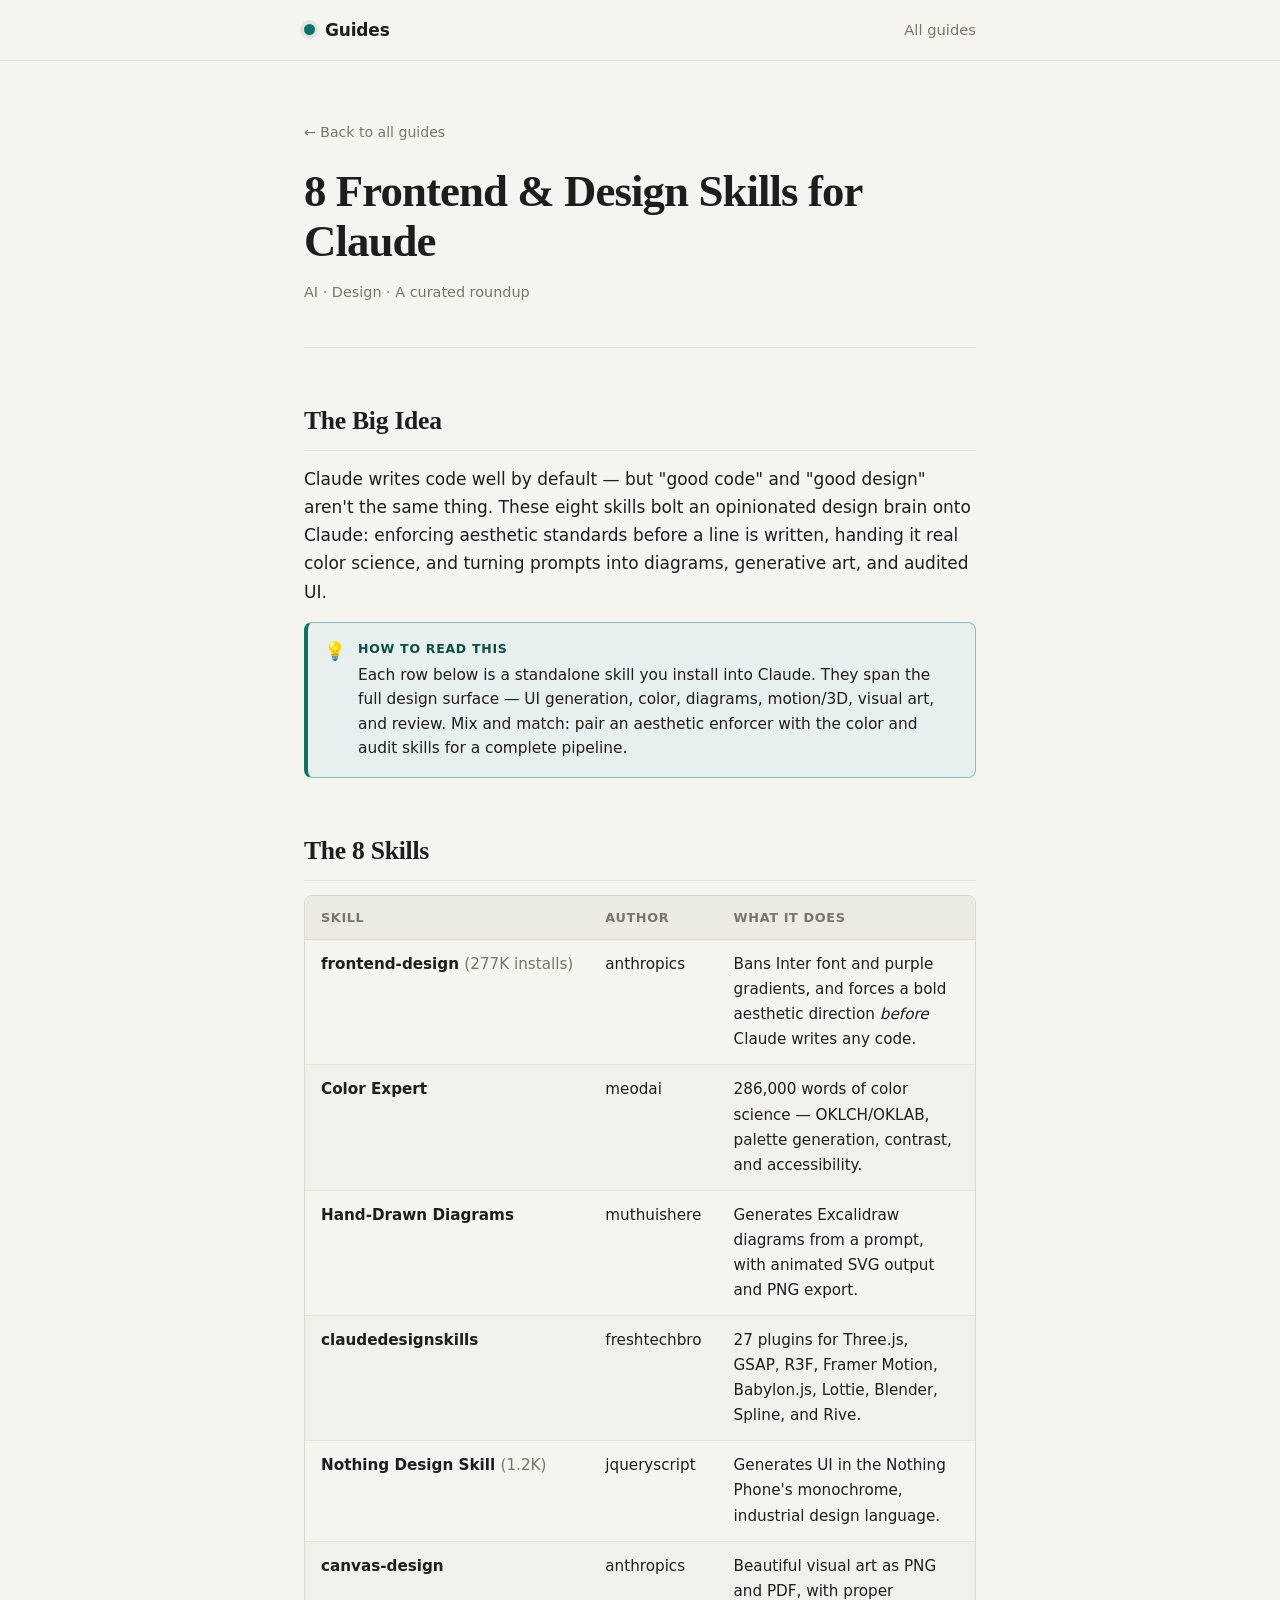
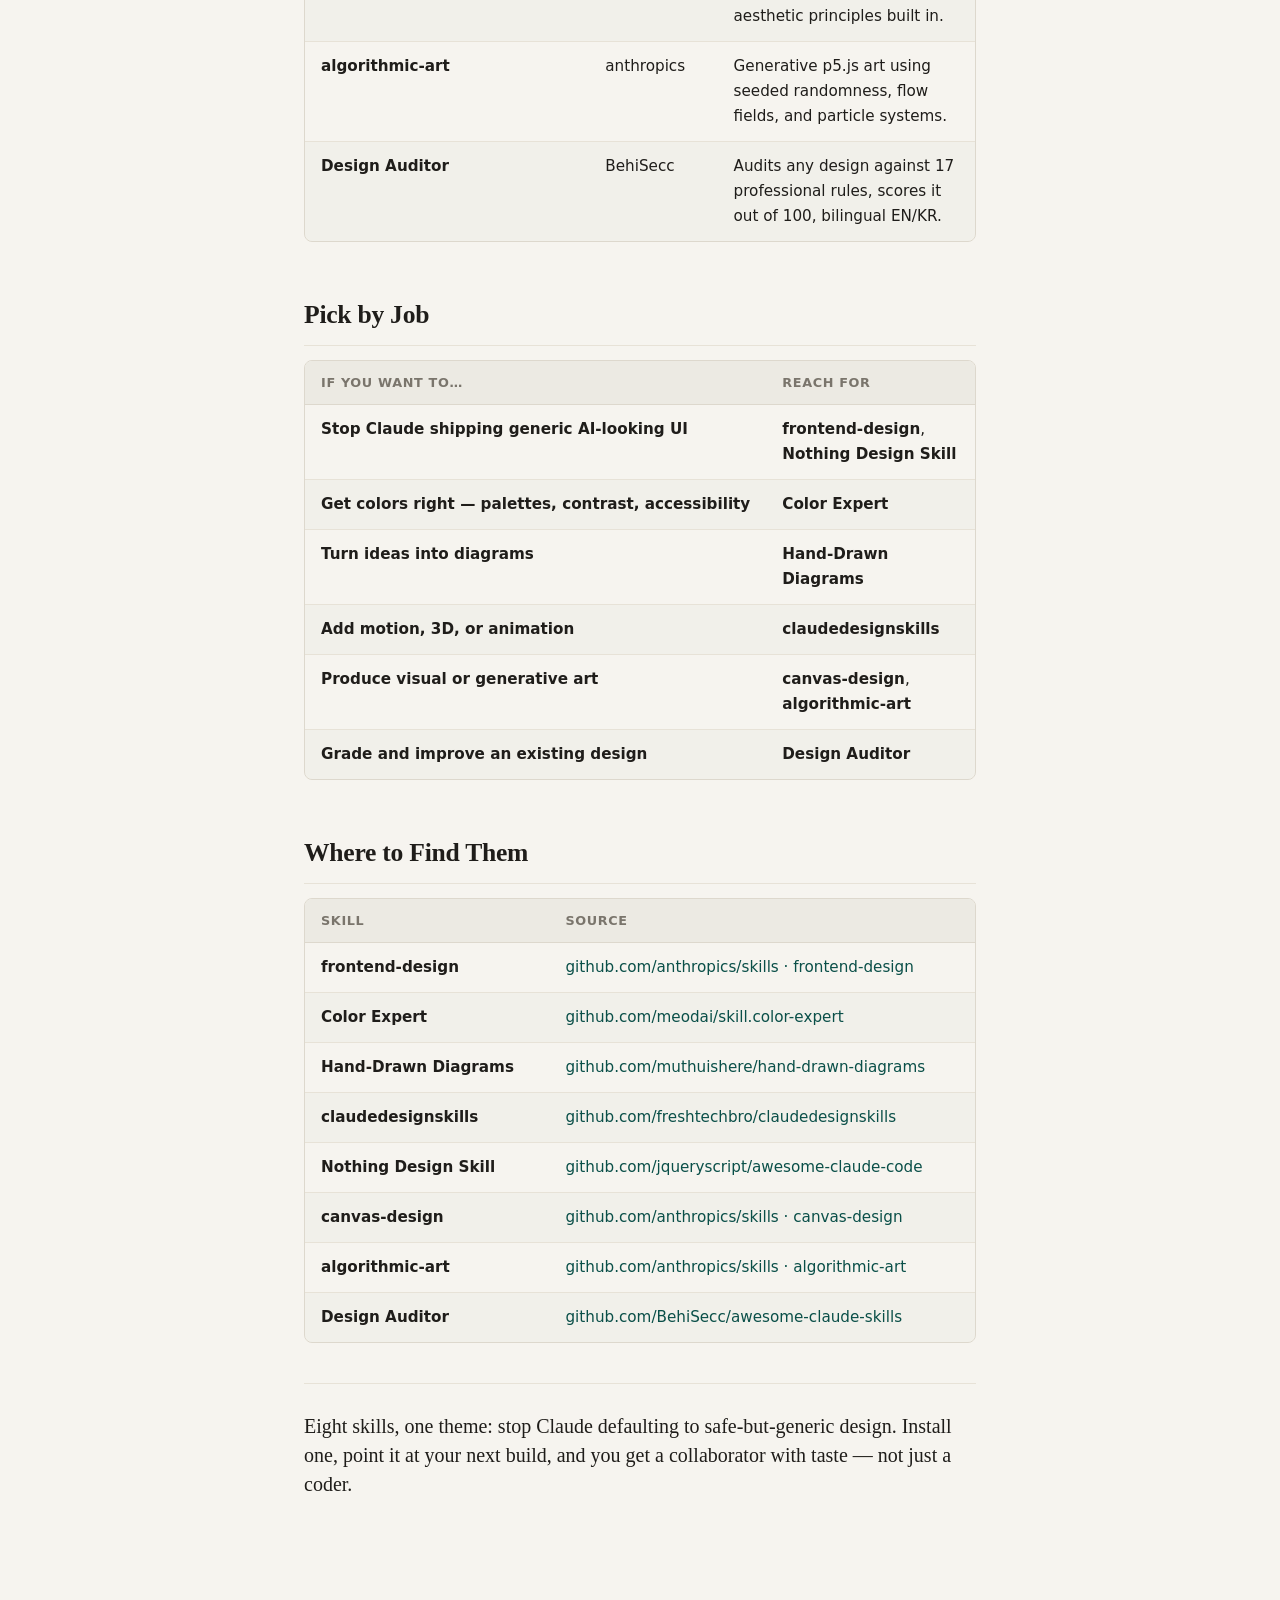
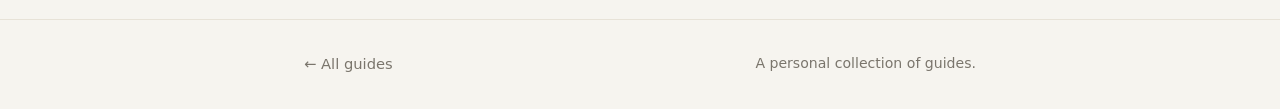
<file: guides/frontend-design-claude-skills.html>
<!DOCTYPE html>
<html lang="en">
<head>
  <meta charset="UTF-8" />
  <meta name="viewport" content="width=device-width, initial-scale=1.0" />
  <title>8 Frontend &amp; Design Skills for Claude — Guides</title>
  <meta name="description" content="A curated roundup of eight frontend and design skills for Claude — from aesthetic-forcing UI generators to color science, diagrams, generative art, and design auditing." />
  <link rel="stylesheet" href="../css/style.css" />
  <link rel="icon" href="data:image/svg+xml,<svg xmlns='http://www.w3.org/2000/svg' viewBox='0 0 32 32'><circle cx='16' cy='16' r='9' fill='%230f7268'/></svg>" />
</head>
<body>
  <header class="site-header">
    <div class="wrap">
      <a class="brand" href="../index.html"><span class="dot"></span> Guides</a>
      <a class="nav-link" href="../index.html">All guides</a>
    </div>
  </header>

  <main class="wrap">
    <div class="guide-head">
      <a class="back" href="../index.html">&larr; Back to all guides</a>
      <h1>8 Frontend &amp; Design Skills for Claude</h1>
      <p class="guide-meta">AI &middot; Design &middot; A curated roundup</p>
    </div>

    <article>
      <h2>The Big Idea</h2>
      <p class="lede">Claude writes code well by default — but "good code" and "good design" aren't the same thing. These eight skills bolt an opinionated design brain onto Claude: enforcing aesthetic standards before a line is written, handing it real color science, and turning prompts into diagrams, generative art, and audited UI.</p>

      <div class="callout insight">
        <span class="ico">&#128161;</span>
        <span class="label">How to read this</span>
        <p>Each row below is a standalone skill you install into Claude. They span the full design surface — UI generation, color, diagrams, motion/3D, visual art, and review. Mix and match: pair an aesthetic enforcer with the color and audit skills for a complete pipeline.</p>
      </div>

      <h2>The 8 Skills</h2>
      <div class="table-scroll">
        <table>
          <thead>
            <tr><th>Skill</th><th>Author</th><th>What it does</th></tr>
          </thead>
          <tbody>
            <tr>
              <td><b>frontend-design</b> <span style="color:var(--ink-faint);font-weight:400">(277K installs)</span></td>
              <td>anthropics</td>
              <td>Bans Inter font and purple gradients, and forces a bold aesthetic direction <em>before</em> Claude writes any code.</td>
            </tr>
            <tr>
              <td><b>Color Expert</b></td>
              <td>meodai</td>
              <td>286,000 words of color science — OKLCH/OKLAB, palette generation, contrast, and accessibility.</td>
            </tr>
            <tr>
              <td><b>Hand-Drawn Diagrams</b></td>
              <td>muthuishere</td>
              <td>Generates Excalidraw diagrams from a prompt, with animated SVG output and PNG export.</td>
            </tr>
            <tr>
              <td><b>claudedesignskills</b></td>
              <td>freshtechbro</td>
              <td>27 plugins for Three.js, GSAP, R3F, Framer Motion, Babylon.js, Lottie, Blender, Spline, and Rive.</td>
            </tr>
            <tr>
              <td><b>Nothing Design Skill</b> <span style="color:var(--ink-faint);font-weight:400">(1.2K)</span></td>
              <td>jqueryscript</td>
              <td>Generates UI in the Nothing Phone's monochrome, industrial design language.</td>
            </tr>
            <tr>
              <td><b>canvas-design</b></td>
              <td>anthropics</td>
              <td>Beautiful visual art as PNG and PDF, with proper aesthetic principles built in.</td>
            </tr>
            <tr>
              <td><b>algorithmic-art</b></td>
              <td>anthropics</td>
              <td>Generative p5.js art using seeded randomness, flow fields, and particle systems.</td>
            </tr>
            <tr>
              <td><b>Design Auditor</b></td>
              <td>BehiSecc</td>
              <td>Audits any design against 17 professional rules, scores it out of 100, bilingual EN/KR.</td>
            </tr>
          </tbody>
        </table>
      </div>

      <h2>Pick by Job</h2>
      <div class="table-scroll">
        <table>
          <thead>
            <tr><th>If you want to&hellip;</th><th>Reach for</th></tr>
          </thead>
          <tbody>
            <tr><td>Stop Claude shipping generic AI-looking UI</td><td><b>frontend-design</b>, <b>Nothing Design Skill</b></td></tr>
            <tr><td>Get colors right — palettes, contrast, accessibility</td><td><b>Color Expert</b></td></tr>
            <tr><td>Turn ideas into diagrams</td><td><b>Hand-Drawn Diagrams</b></td></tr>
            <tr><td>Add motion, 3D, or animation</td><td><b>claudedesignskills</b></td></tr>
            <tr><td>Produce visual or generative art</td><td><b>canvas-design</b>, <b>algorithmic-art</b></td></tr>
            <tr><td>Grade and improve an existing design</td><td><b>Design Auditor</b></td></tr>
          </tbody>
        </table>
      </div>

      <h2>Where to Find Them</h2>
      <div class="table-scroll">
        <table>
          <thead>
            <tr><th>Skill</th><th>Source</th></tr>
          </thead>
          <tbody>
            <tr><td>frontend-design</td><td><a href="https://github.com/anthropics/skills/tree/main/skills/frontend-design" rel="noopener">github.com/anthropics/skills &middot; frontend-design</a></td></tr>
            <tr><td>Color Expert</td><td><a href="https://github.com/meodai/skill.color-expert" rel="noopener">github.com/meodai/skill.color-expert</a></td></tr>
            <tr><td>Hand-Drawn Diagrams</td><td><a href="https://github.com/muthuishere/hand-drawn-diagrams" rel="noopener">github.com/muthuishere/hand-drawn-diagrams</a></td></tr>
            <tr><td>claudedesignskills</td><td><a href="https://github.com/freshtechbro/claudedesignskills" rel="noopener">github.com/freshtechbro/claudedesignskills</a></td></tr>
            <tr><td>Nothing Design Skill</td><td><a href="https://github.com/jqueryscript/awesome-claude-code" rel="noopener">github.com/jqueryscript/awesome-claude-code</a></td></tr>
            <tr><td>canvas-design</td><td><a href="https://github.com/anthropics/skills/tree/main/skills/canvas-design" rel="noopener">github.com/anthropics/skills &middot; canvas-design</a></td></tr>
            <tr><td>algorithmic-art</td><td><a href="https://github.com/anthropics/skills/tree/main/skills/algorithmic-art" rel="noopener">github.com/anthropics/skills &middot; algorithmic-art</a></td></tr>
            <tr><td>Design Auditor</td><td><a href="https://github.com/BehiSecc/awesome-claude-skills" rel="noopener">github.com/BehiSecc/awesome-claude-skills</a></td></tr>
          </tbody>
        </table>
      </div>

      <p class="closer">Eight skills, one theme: stop Claude defaulting to safe-but-generic design. Install one, point it at your next build, and you get a collaborator with taste — not just a coder.</p>
    </article>
  </main>

  <footer class="site-footer">
    <div class="wrap">
      <a class="nav-link" href="../index.html">&larr; All guides</a>
      <span>A personal collection of guides.</span>
    </div>
  </footer>

  <script>
    document.querySelectorAll('.copy-btn').forEach(function (btn) {
      btn.addEventListener('click', function () {
        var code = btn.closest('.code-block').querySelector('code');
        var text = code.innerText;
        navigator.clipboard.writeText(text).then(function () {
          var prev = btn.textContent;
          btn.textContent = 'Copied!';
          btn.classList.add('copied');
          setTimeout(function () {
            btn.textContent = prev;
            btn.classList.remove('copied');
          }, 1600);
        });
      });
    });
  </script>
</body>
</html>
</file>
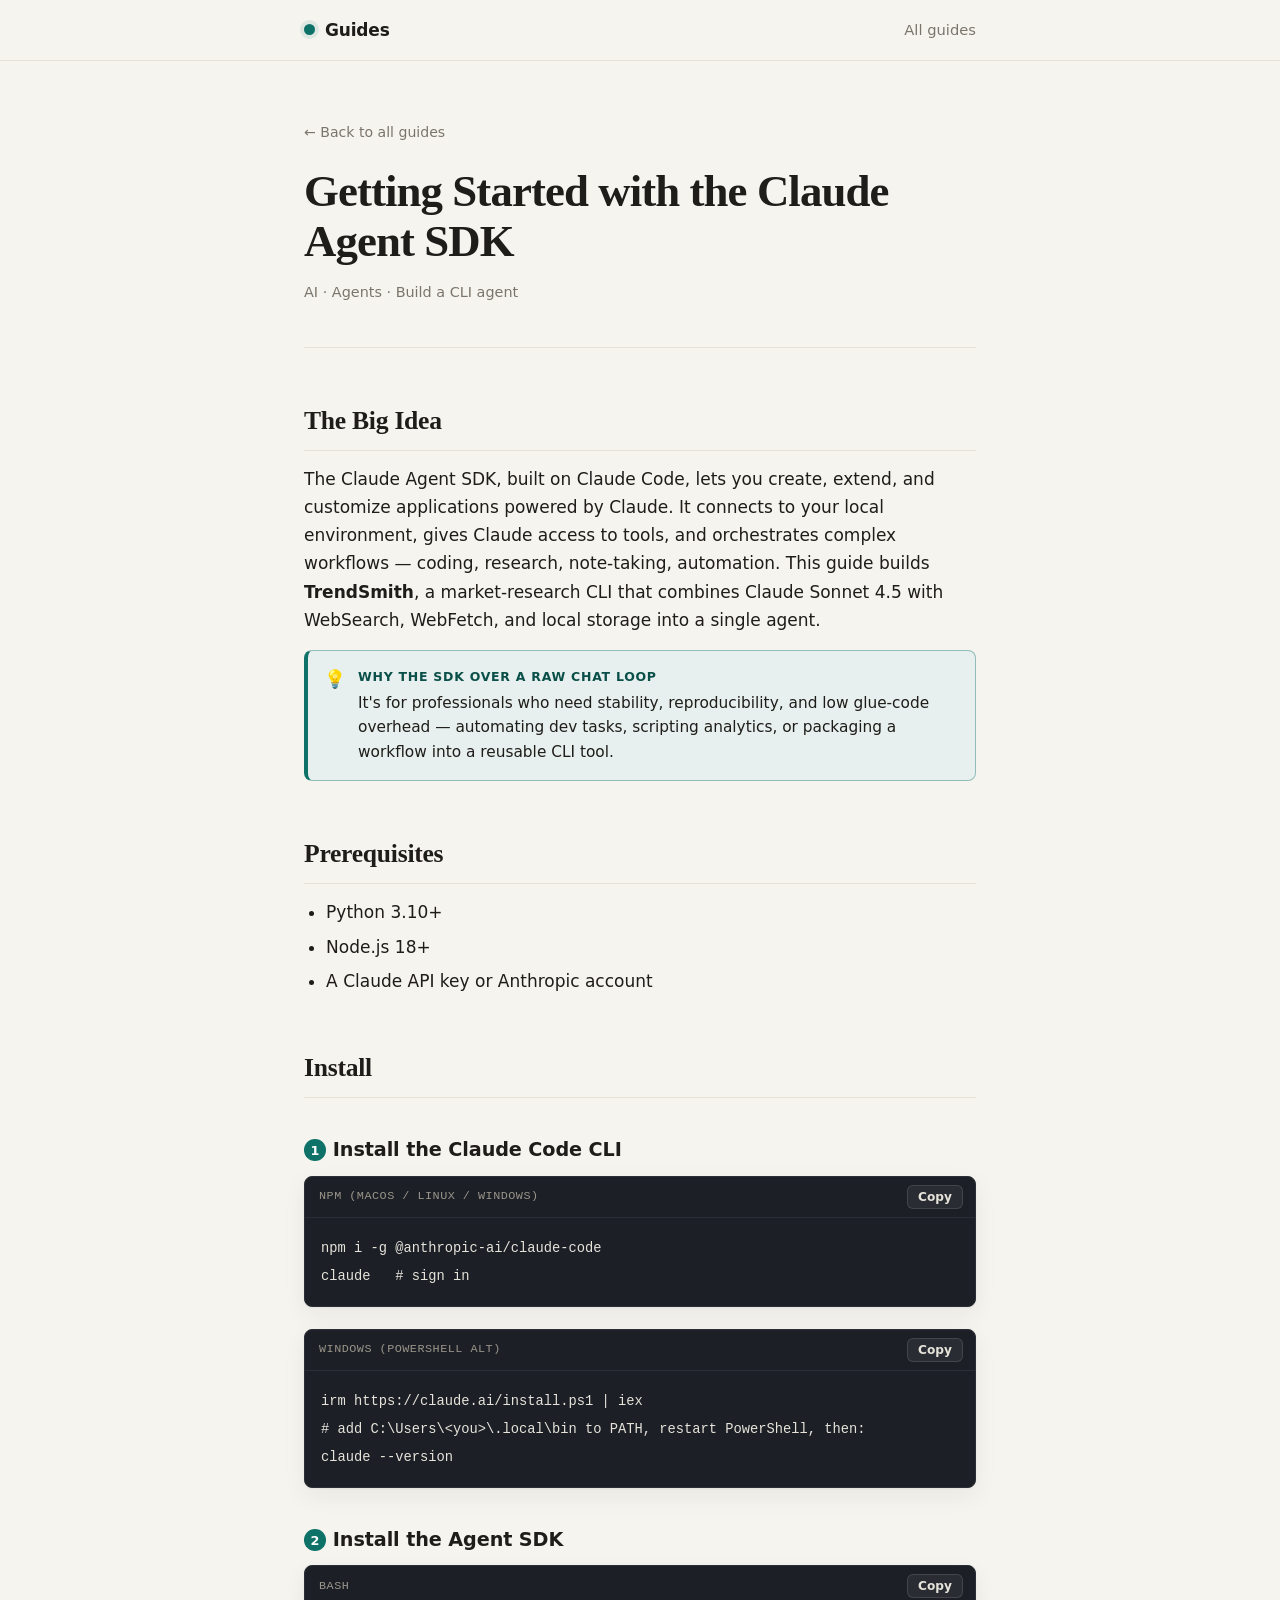
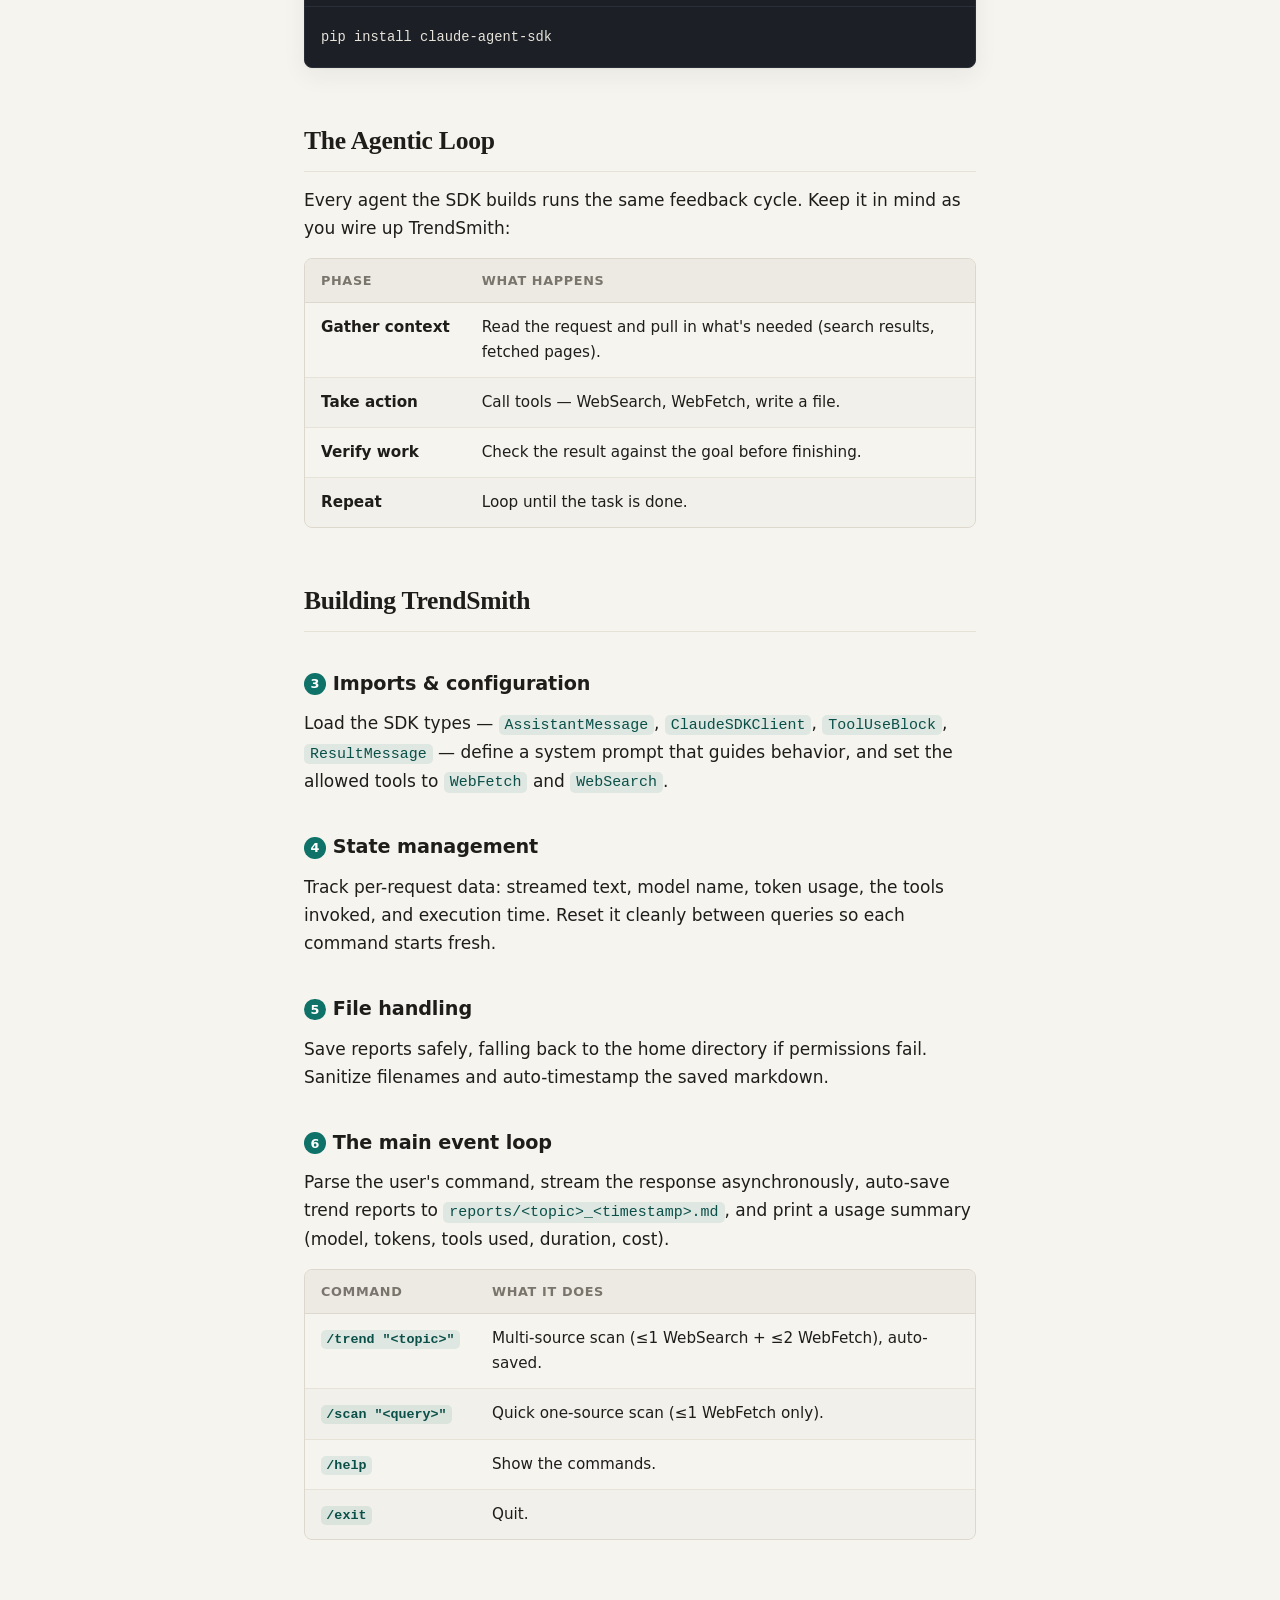
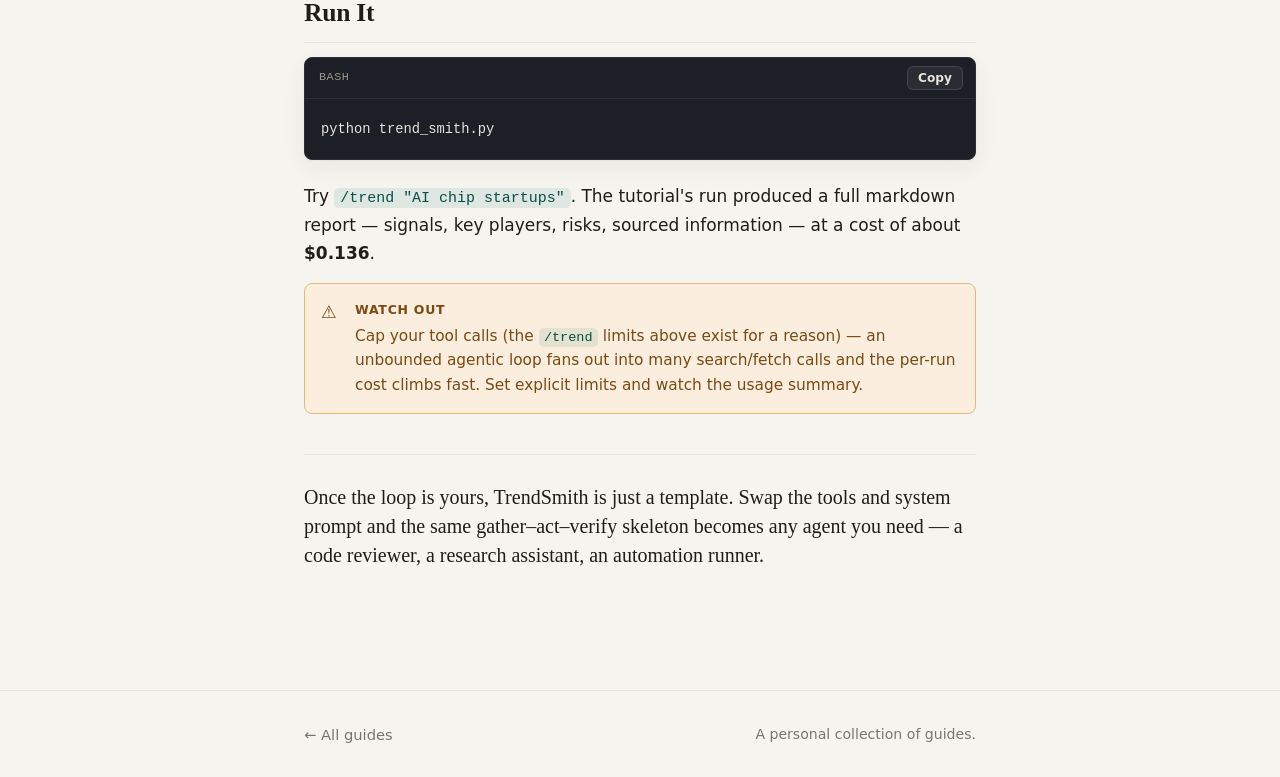
<file: guides/getting-started-claude-agent-sdk.html>
<!DOCTYPE html>
<html lang="en">
<head>
  <meta charset="UTF-8" />
  <meta name="viewport" content="width=device-width, initial-scale=1.0" />
  <title>Getting Started with the Claude Agent SDK — Guides</title>
  <meta name="description" content="A hands-on tutorial: install the Claude Agent SDK and build TrendSmith, a market-research CLI that searches, fetches, and saves reports through an agentic loop." />
  <link rel="stylesheet" href="../css/style.css" />
  <link rel="icon" href="data:image/svg+xml,<svg xmlns='http://www.w3.org/2000/svg' viewBox='0 0 32 32'><circle cx='16' cy='16' r='9' fill='%230f7268'/></svg>" />
</head>
<body>
  <header class="site-header">
    <div class="wrap">
      <a class="brand" href="../index.html"><span class="dot"></span> Guides</a>
      <a class="nav-link" href="../index.html">All guides</a>
    </div>
  </header>

  <main class="wrap">
    <div class="guide-head">
      <a class="back" href="../index.html">&larr; Back to all guides</a>
      <h1>Getting Started with the Claude Agent SDK</h1>
      <p class="guide-meta">AI &middot; Agents &middot; Build a CLI agent</p>
    </div>

    <article>
      <h2>The Big Idea</h2>
      <p>The Claude Agent SDK, built on Claude Code, lets you create, extend, and customize applications powered by Claude. It connects to your local environment, gives Claude access to tools, and orchestrates complex workflows &mdash; coding, research, note-taking, automation. This guide builds <strong>TrendSmith</strong>, a market-research CLI that combines Claude Sonnet 4.5 with WebSearch, WebFetch, and local storage into a single agent.</p>

      <div class="callout insight">
        <span class="ico">&#128161;</span>
        <span class="label">Why the SDK over a raw chat loop</span>
        <p>It's for professionals who need stability, reproducibility, and low glue-code overhead &mdash; automating dev tasks, scripting analytics, or packaging a workflow into a reusable CLI tool.</p>
      </div>

      <h2>Prerequisites</h2>
      <ul>
        <li>Python 3.10+</li>
        <li>Node.js 18+</li>
        <li>A Claude API key or Anthropic account</li>
      </ul>

      <h2>Install</h2>
      <h3><span class="step-num">1</span>Install the Claude Code CLI</h3>
      <div class="code-block" data-lang="bash">
        <div class="code-head">
          <span class="code-label">npm (macOS / Linux / Windows)</span>
          <button class="copy-btn" type="button">Copy</button>
        </div>
        <pre><code>npm i -g @anthropic-ai/claude-code
claude   # sign in</code></pre>
      </div>
      <div class="code-block" data-lang="powershell">
        <div class="code-head">
          <span class="code-label">Windows (PowerShell alt)</span>
          <button class="copy-btn" type="button">Copy</button>
        </div>
        <pre><code>irm https://claude.ai/install.ps1 | iex
# add C:\Users\&lt;you&gt;\.local\bin to PATH, restart PowerShell, then:
claude --version</code></pre>
      </div>

      <h3><span class="step-num">2</span>Install the Agent SDK</h3>
      <div class="code-block" data-lang="bash">
        <div class="code-head">
          <span class="code-label">bash</span>
          <button class="copy-btn" type="button">Copy</button>
        </div>
        <pre><code>pip install claude-agent-sdk</code></pre>
      </div>

      <h2>The Agentic Loop</h2>
      <p>Every agent the SDK builds runs the same feedback cycle. Keep it in mind as you wire up TrendSmith:</p>
      <div class="table-scroll">
        <table>
          <thead>
            <tr><th>Phase</th><th>What happens</th></tr>
          </thead>
          <tbody>
            <tr><td>Gather context</td><td>Read the request and pull in what's needed (search results, fetched pages).</td></tr>
            <tr><td>Take action</td><td>Call tools &mdash; WebSearch, WebFetch, write a file.</td></tr>
            <tr><td>Verify work</td><td>Check the result against the goal before finishing.</td></tr>
            <tr><td>Repeat</td><td>Loop until the task is done.</td></tr>
          </tbody>
        </table>
      </div>

      <h2>Building TrendSmith</h2>
      <h3><span class="step-num">3</span>Imports &amp; configuration</h3>
      <p>Load the SDK types &mdash; <code>AssistantMessage</code>, <code>ClaudeSDKClient</code>, <code>ToolUseBlock</code>, <code>ResultMessage</code> &mdash; define a system prompt that guides behavior, and set the allowed tools to <code>WebFetch</code> and <code>WebSearch</code>.</p>

      <h3><span class="step-num">4</span>State management</h3>
      <p>Track per-request data: streamed text, model name, token usage, the tools invoked, and execution time. Reset it cleanly between queries so each command starts fresh.</p>

      <h3><span class="step-num">5</span>File handling</h3>
      <p>Save reports safely, falling back to the home directory if permissions fail. Sanitize filenames and auto-timestamp the saved markdown.</p>

      <h3><span class="step-num">6</span>The main event loop</h3>
      <p>Parse the user's command, stream the response asynchronously, auto-save trend reports to <code>reports/&lt;topic&gt;_&lt;timestamp&gt;.md</code>, and print a usage summary (model, tokens, tools used, duration, cost).</p>
      <div class="table-scroll">
        <table>
          <thead>
            <tr><th>Command</th><th>What it does</th></tr>
          </thead>
          <tbody>
            <tr><td><code>/trend "&lt;topic&gt;"</code></td><td>Multi-source scan (&le;1 WebSearch + &le;2 WebFetch), auto-saved.</td></tr>
            <tr><td><code>/scan "&lt;query&gt;"</code></td><td>Quick one-source scan (&le;1 WebFetch only).</td></tr>
            <tr><td><code>/help</code></td><td>Show the commands.</td></tr>
            <tr><td><code>/exit</code></td><td>Quit.</td></tr>
          </tbody>
        </table>
      </div>

      <h2>Run It</h2>
      <div class="code-block" data-lang="bash">
        <div class="code-head">
          <span class="code-label">bash</span>
          <button class="copy-btn" type="button">Copy</button>
        </div>
        <pre><code>python trend_smith.py</code></pre>
      </div>
      <p>Try <code>/trend "AI chip startups"</code>. The tutorial's run produced a full markdown report &mdash; signals, key players, risks, sourced information &mdash; at a cost of about <strong>$0.136</strong>.</p>

      <div class="callout warn">
        <span class="ico">&#9888;&#65039;</span>
        <span class="label">Watch out</span>
        <p>Cap your tool calls (the <code>/trend</code> limits above exist for a reason) &mdash; an unbounded agentic loop fans out into many search/fetch calls and the per-run cost climbs fast. Set explicit limits and watch the usage summary.</p>
      </div>

      <p class="closer">Once the loop is yours, TrendSmith is just a template. Swap the tools and system prompt and the same gather&ndash;act&ndash;verify skeleton becomes any agent you need &mdash; a code reviewer, a research assistant, an automation runner.</p>
    </article>
  </main>

  <footer class="site-footer">
    <div class="wrap">
      <a class="nav-link" href="../index.html">&larr; All guides</a>
      <span>A personal collection of guides.</span>
    </div>
  </footer>

  <script>
    document.querySelectorAll('.copy-btn').forEach(function (btn) {
      btn.addEventListener('click', function () {
        var code = btn.closest('.code-block').querySelector('code');
        var text = code.innerText;
        navigator.clipboard.writeText(text).then(function () {
          var prev = btn.textContent;
          btn.textContent = 'Copied!';
          btn.classList.add('copied');
          setTimeout(function () {
            btn.textContent = prev;
            btn.classList.remove('copied');
          }, 1600);
        });
      });
    });
  </script>
</body>
</html>
</file>
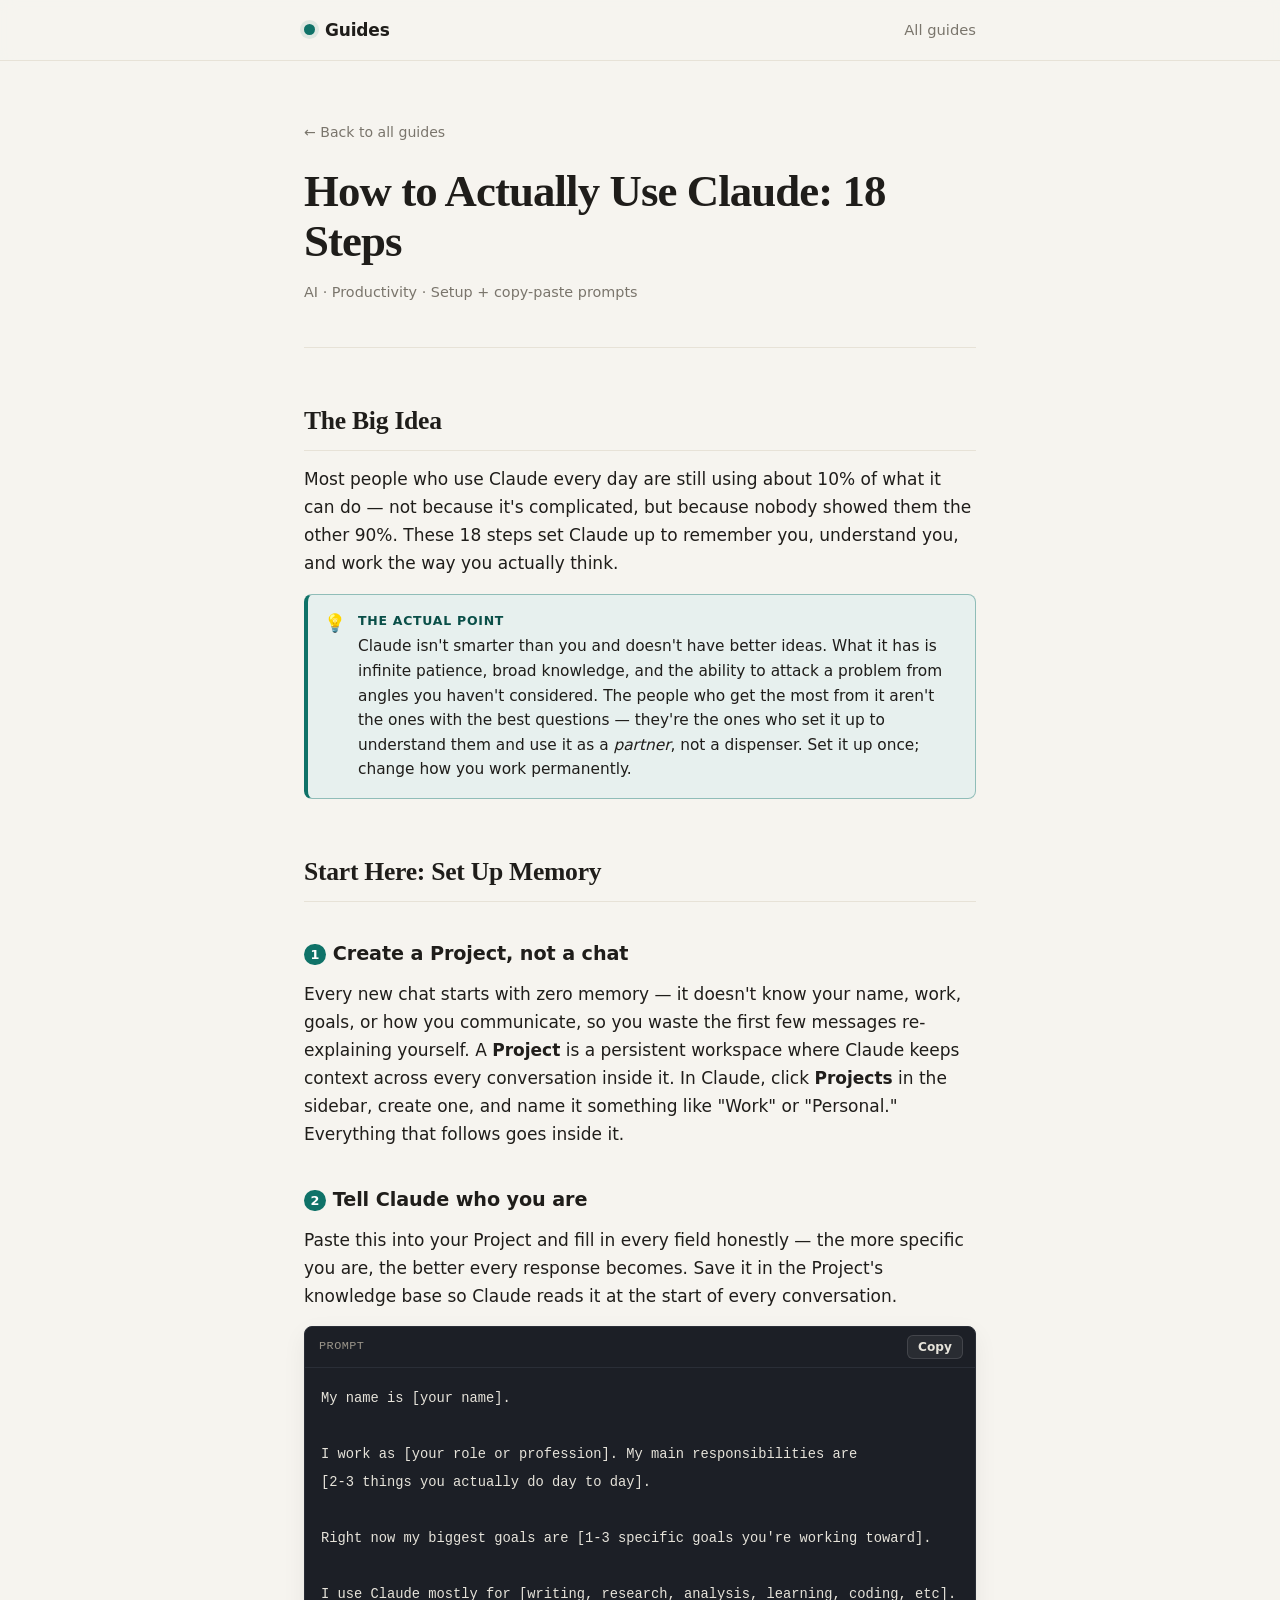
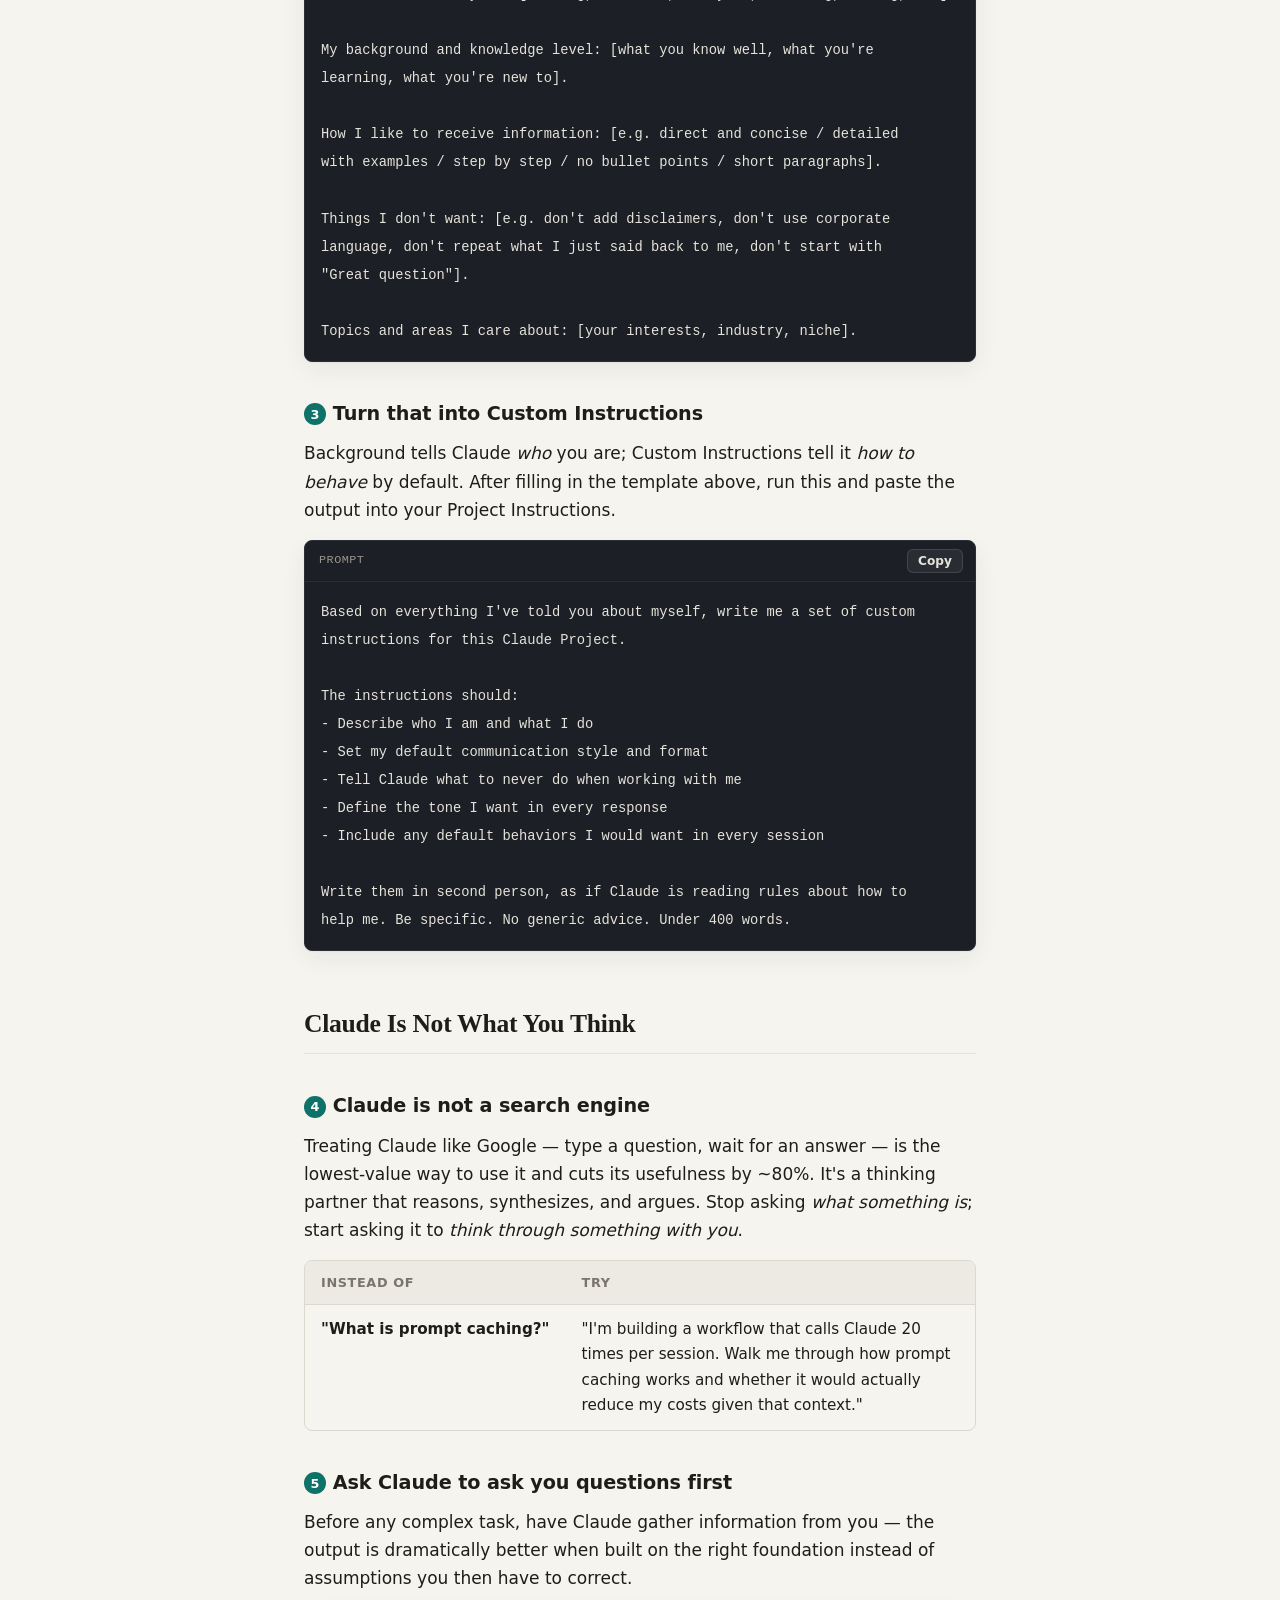
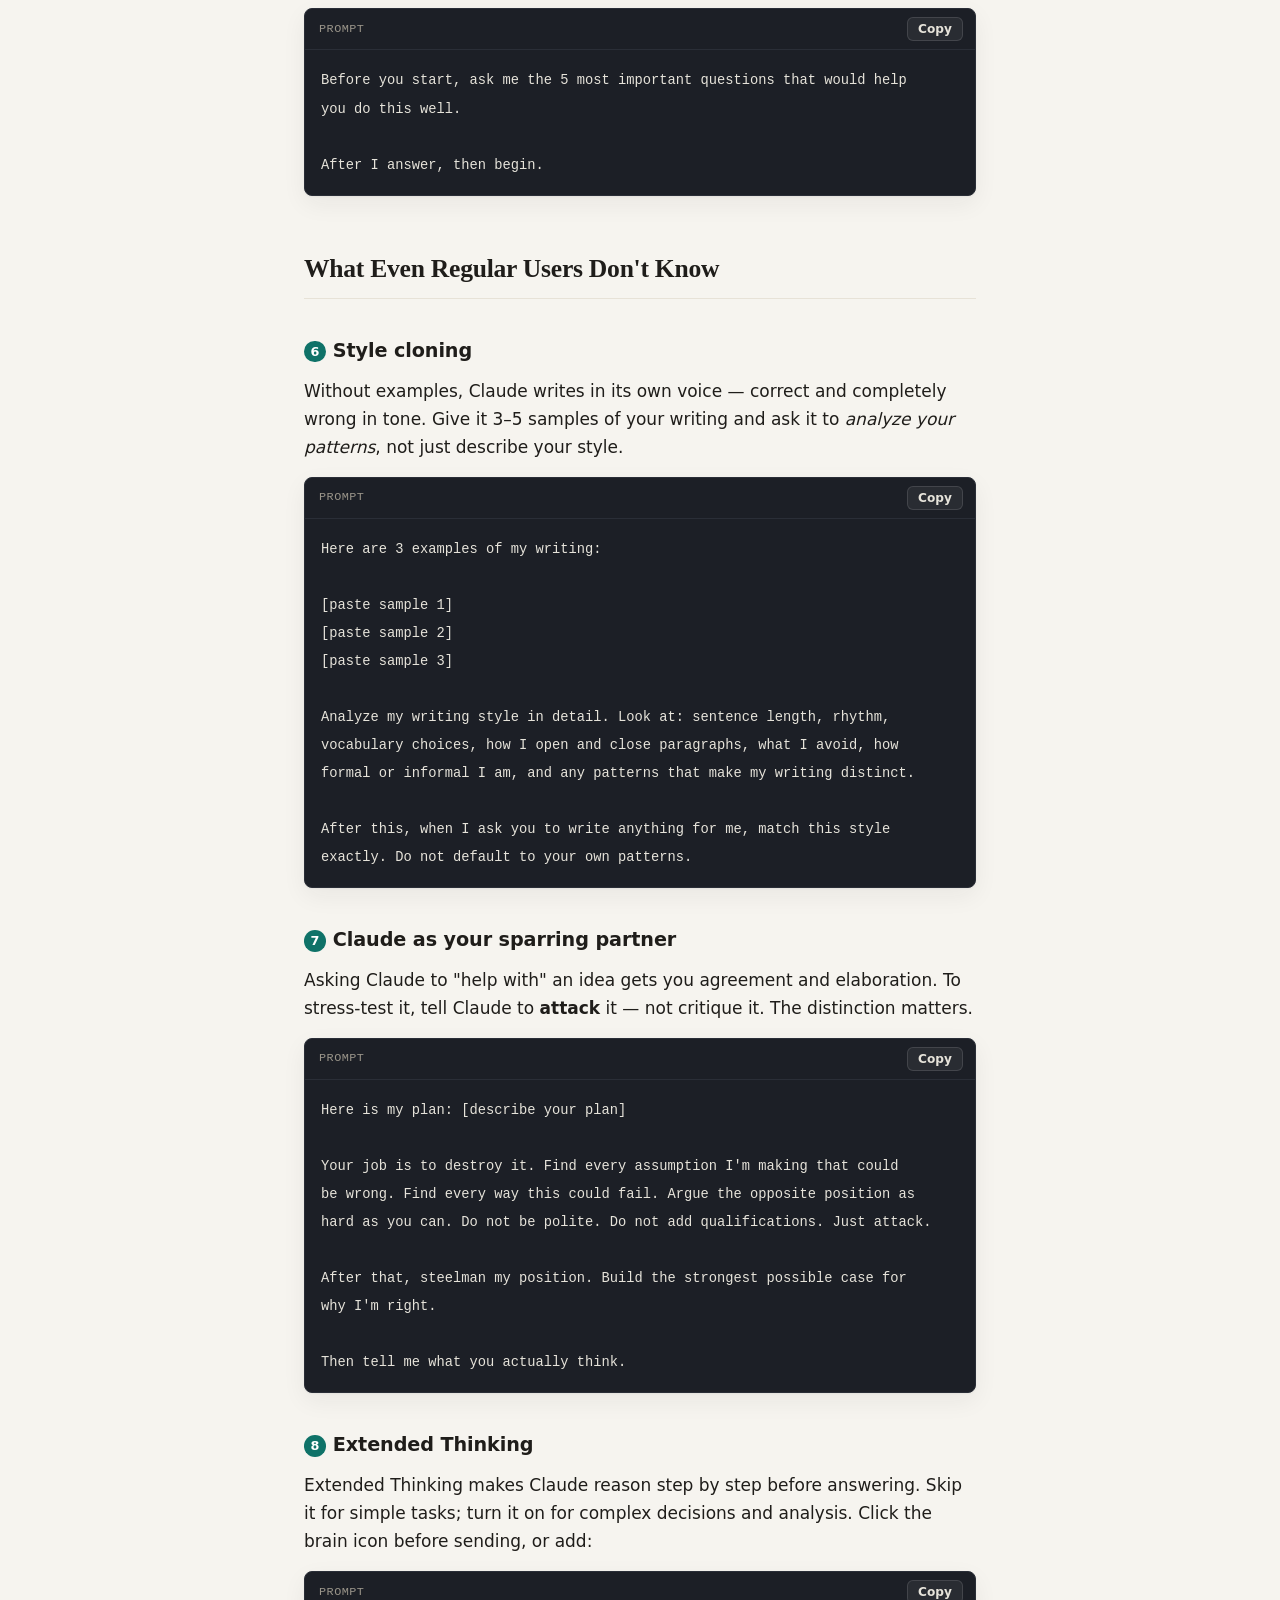
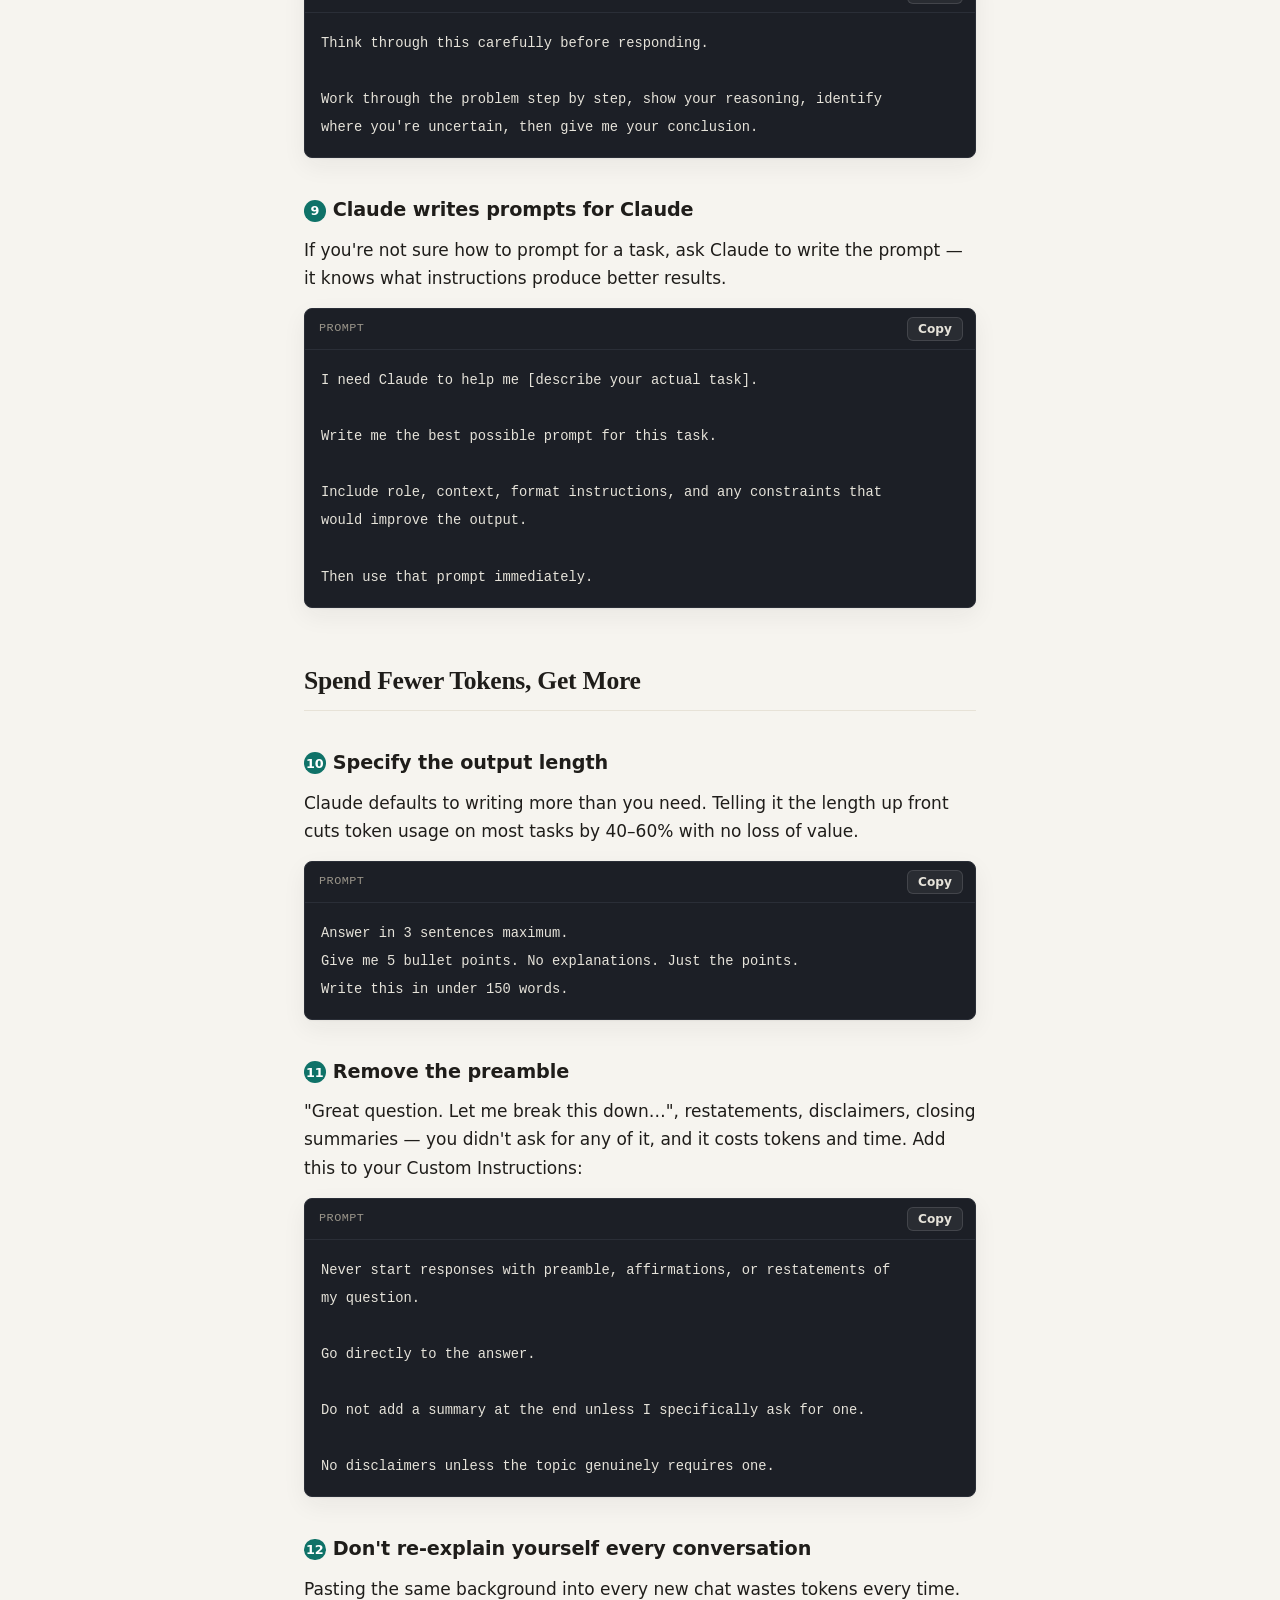
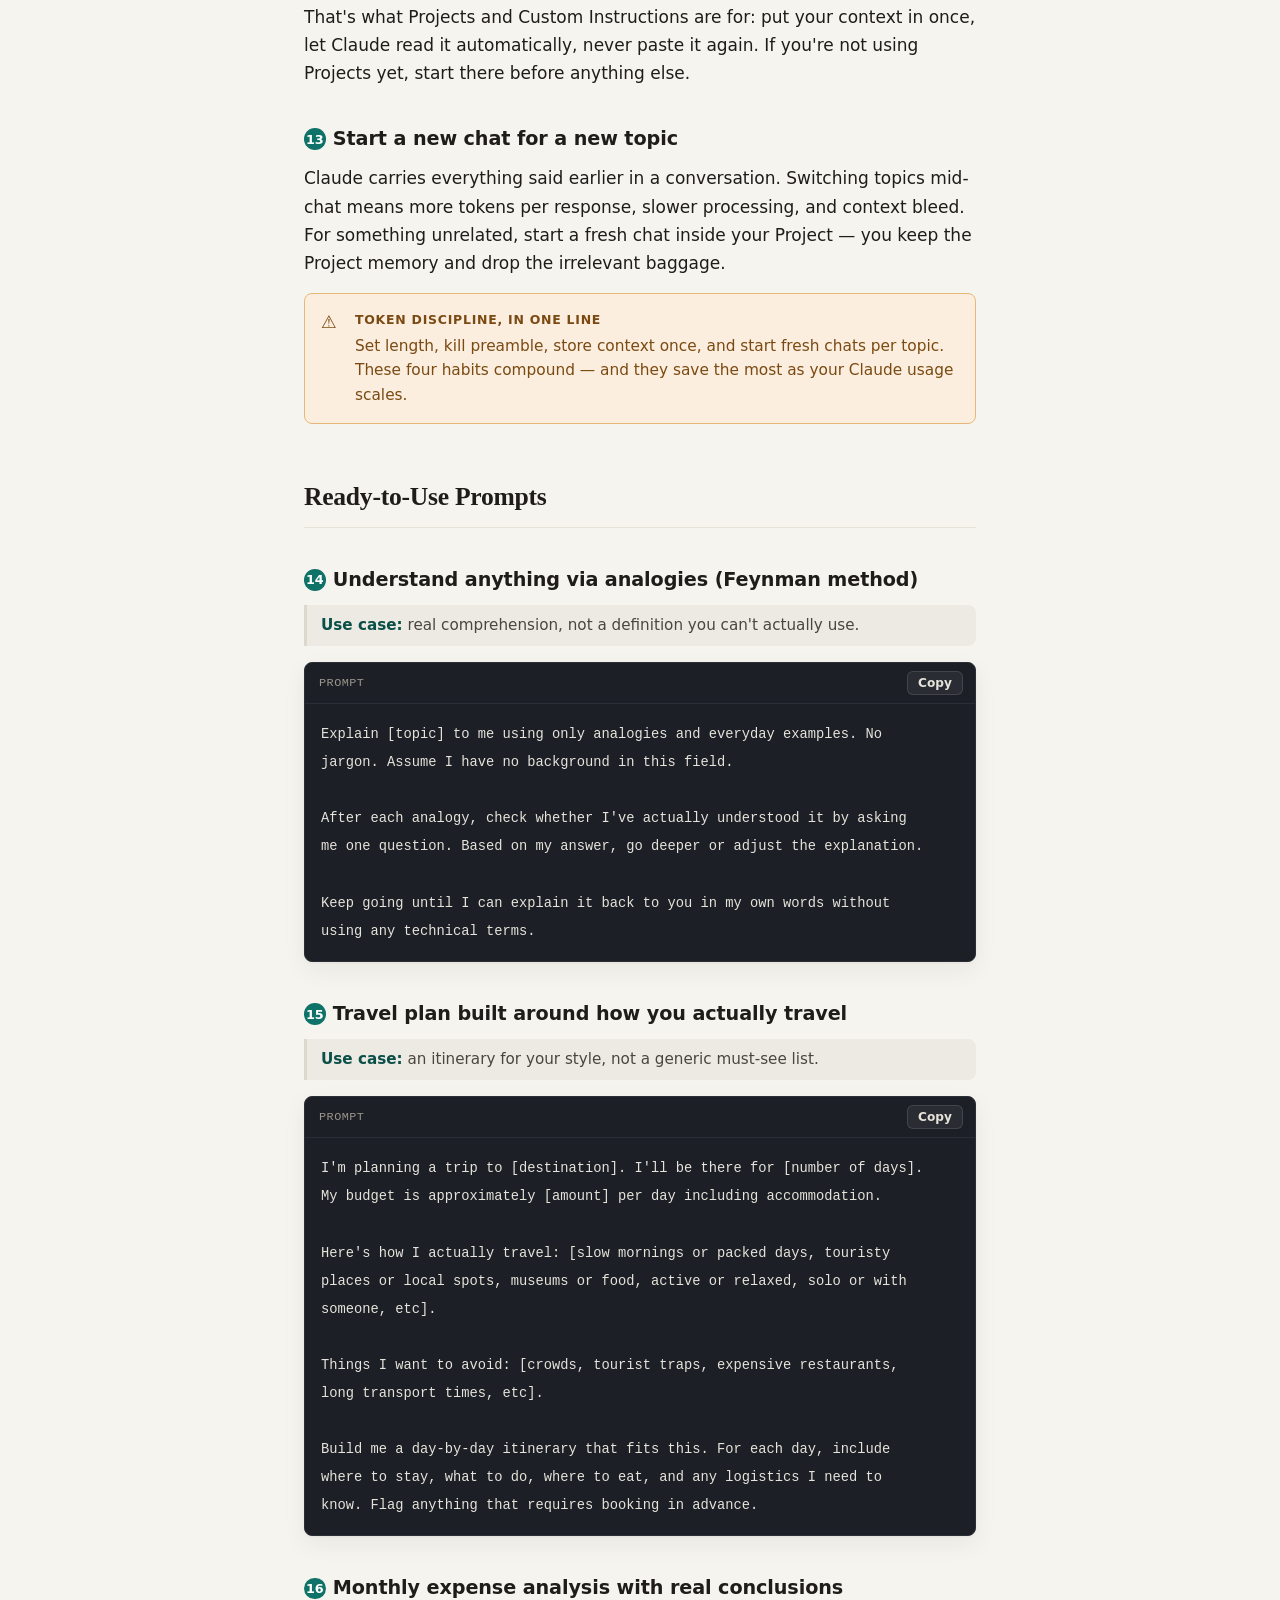
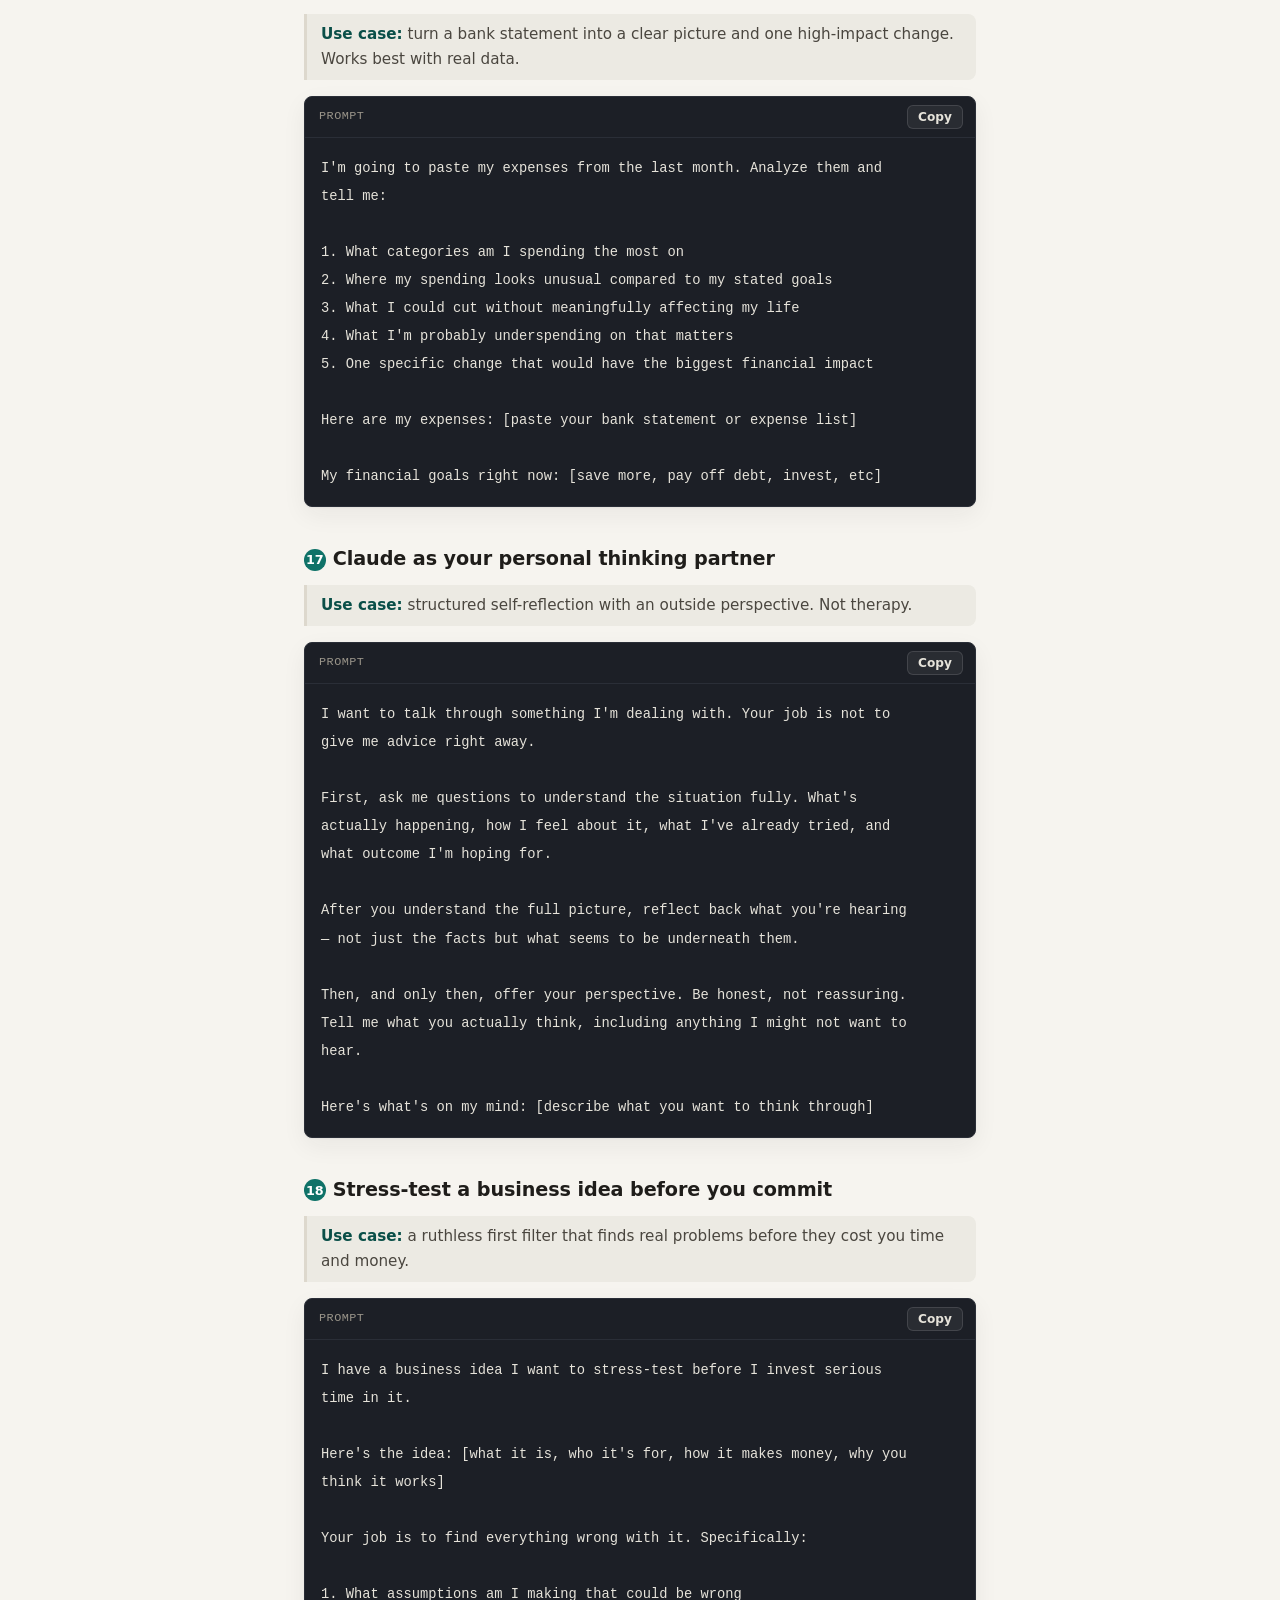
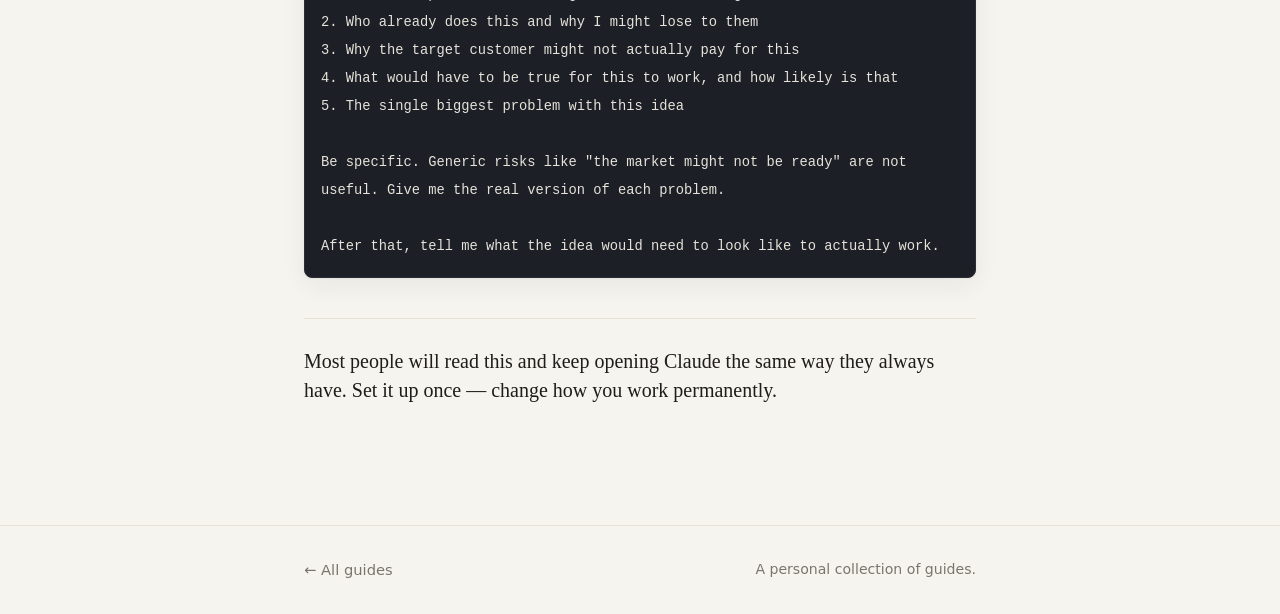
<file: guides/how-to-actually-use-claude-18-steps.html>
<!DOCTYPE html>
<html lang="en">
<head>
  <meta charset="UTF-8" />
  <meta name="viewport" content="width=device-width, initial-scale=1.0" />
  <title>How to Actually Use Claude — 18 Steps — Guides</title>
  <meta name="description" content="Eighteen practical steps and copy-paste prompts to set Claude up so it remembers you, understands you, and works like a thinking partner instead of a search engine." />
  <link rel="stylesheet" href="../css/style.css" />
  <link rel="icon" href="data:image/svg+xml,<svg xmlns='http://www.w3.org/2000/svg' viewBox='0 0 32 32'><circle cx='16' cy='16' r='9' fill='%230f7268'/></svg>" />
</head>
<body>
  <header class="site-header">
    <div class="wrap">
      <a class="brand" href="../index.html"><span class="dot"></span> Guides</a>
      <a class="nav-link" href="../index.html">All guides</a>
    </div>
  </header>

  <main class="wrap">
    <div class="guide-head">
      <a class="back" href="../index.html">&larr; Back to all guides</a>
      <h1>How to Actually Use Claude: 18 Steps</h1>
      <p class="guide-meta">AI &middot; Productivity &middot; Setup + copy-paste prompts</p>
    </div>

    <article>
      <h2>The Big Idea</h2>
      <p class="lede">Most people who use Claude every day are still using about 10% of what it can do — not because it's complicated, but because nobody showed them the other 90%. These 18 steps set Claude up to remember you, understand you, and work the way you actually think.</p>

      <div class="callout insight">
        <span class="ico">&#128161;</span>
        <span class="label">The actual point</span>
        <p>Claude isn't smarter than you and doesn't have better ideas. What it has is infinite patience, broad knowledge, and the ability to attack a problem from angles you haven't considered. The people who get the most from it aren't the ones with the best questions — they're the ones who set it up to understand them and use it as a <em>partner</em>, not a dispenser. Set it up once; change how you work permanently.</p>
      </div>

      <h2>Start Here: Set Up Memory</h2>

      <h3><span class="step-num">1</span>Create a Project, not a chat</h3>
      <p>Every new chat starts with zero memory — it doesn't know your name, work, goals, or how you communicate, so you waste the first few messages re-explaining yourself. A <strong>Project</strong> is a persistent workspace where Claude keeps context across every conversation inside it. In Claude, click <strong>Projects</strong> in the sidebar, create one, and name it something like "Work" or "Personal." Everything that follows goes inside it.</p>

      <h3><span class="step-num">2</span>Tell Claude who you are</h3>
      <p>Paste this into your Project and fill in every field honestly — the more specific you are, the better every response becomes. Save it in the Project's knowledge base so Claude reads it at the start of every conversation.</p>
      <div class="code-block" data-lang="prompt">
        <div class="code-head">
          <span class="code-label">prompt</span>
          <button class="copy-btn" type="button">Copy</button>
        </div>
        <pre><code>My name is [your name].

I work as [your role or profession]. My main responsibilities are
[2-3 things you actually do day to day].

Right now my biggest goals are [1-3 specific goals you're working toward].

I use Claude mostly for [writing, research, analysis, learning, coding, etc].

My background and knowledge level: [what you know well, what you're
learning, what you're new to].

How I like to receive information: [e.g. direct and concise / detailed
with examples / step by step / no bullet points / short paragraphs].

Things I don't want: [e.g. don't add disclaimers, don't use corporate
language, don't repeat what I just said back to me, don't start with
"Great question"].

Topics and areas I care about: [your interests, industry, niche].</code></pre>
      </div>

      <h3><span class="step-num">3</span>Turn that into Custom Instructions</h3>
      <p>Background tells Claude <em>who</em> you are; Custom Instructions tell it <em>how to behave</em> by default. After filling in the template above, run this and paste the output into your Project Instructions.</p>
      <div class="code-block" data-lang="prompt">
        <div class="code-head">
          <span class="code-label">prompt</span>
          <button class="copy-btn" type="button">Copy</button>
        </div>
        <pre><code>Based on everything I've told you about myself, write me a set of custom
instructions for this Claude Project.

The instructions should:
- Describe who I am and what I do
- Set my default communication style and format
- Tell Claude what to never do when working with me
- Define the tone I want in every response
- Include any default behaviors I would want in every session

Write them in second person, as if Claude is reading rules about how to
help me. Be specific. No generic advice. Under 400 words.</code></pre>
      </div>

      <h2>Claude Is Not What You Think</h2>

      <h3><span class="step-num">4</span>Claude is not a search engine</h3>
      <p>Treating Claude like Google — type a question, wait for an answer — is the lowest-value way to use it and cuts its usefulness by ~80%. It's a thinking partner that reasons, synthesizes, and argues. Stop asking <em>what something is</em>; start asking it to <em>think through something with you</em>.</p>
      <div class="table-scroll">
        <table>
          <thead>
            <tr><th>Instead of</th><th>Try</th></tr>
          </thead>
          <tbody>
            <tr><td>"What is prompt caching?"</td><td>"I'm building a workflow that calls Claude 20 times per session. Walk me through how prompt caching works and whether it would actually reduce my costs given that context."</td></tr>
          </tbody>
        </table>
      </div>

      <h3><span class="step-num">5</span>Ask Claude to ask you questions first</h3>
      <p>Before any complex task, have Claude gather information from you — the output is dramatically better when built on the right foundation instead of assumptions you then have to correct.</p>
      <div class="code-block" data-lang="prompt">
        <div class="code-head">
          <span class="code-label">prompt</span>
          <button class="copy-btn" type="button">Copy</button>
        </div>
        <pre><code>Before you start, ask me the 5 most important questions that would help
you do this well.

After I answer, then begin.</code></pre>
      </div>

      <h2>What Even Regular Users Don't Know</h2>

      <h3><span class="step-num">6</span>Style cloning</h3>
      <p>Without examples, Claude writes in its own voice — correct and completely wrong in tone. Give it 3–5 samples of your writing and ask it to <em>analyze your patterns</em>, not just describe your style.</p>
      <div class="code-block" data-lang="prompt">
        <div class="code-head">
          <span class="code-label">prompt</span>
          <button class="copy-btn" type="button">Copy</button>
        </div>
        <pre><code>Here are 3 examples of my writing:

[paste sample 1]
[paste sample 2]
[paste sample 3]

Analyze my writing style in detail. Look at: sentence length, rhythm,
vocabulary choices, how I open and close paragraphs, what I avoid, how
formal or informal I am, and any patterns that make my writing distinct.

After this, when I ask you to write anything for me, match this style
exactly. Do not default to your own patterns.</code></pre>
      </div>

      <h3><span class="step-num">7</span>Claude as your sparring partner</h3>
      <p>Asking Claude to "help with" an idea gets you agreement and elaboration. To stress-test it, tell Claude to <strong>attack</strong> it — not critique it. The distinction matters.</p>
      <div class="code-block" data-lang="prompt">
        <div class="code-head">
          <span class="code-label">prompt</span>
          <button class="copy-btn" type="button">Copy</button>
        </div>
        <pre><code>Here is my plan: [describe your plan]

Your job is to destroy it. Find every assumption I'm making that could
be wrong. Find every way this could fail. Argue the opposite position as
hard as you can. Do not be polite. Do not add qualifications. Just attack.

After that, steelman my position. Build the strongest possible case for
why I'm right.

Then tell me what you actually think.</code></pre>
      </div>

      <h3><span class="step-num">8</span>Extended Thinking</h3>
      <p>Extended Thinking makes Claude reason step by step before answering. Skip it for simple tasks; turn it on for complex decisions and analysis. Click the brain icon before sending, or add:</p>
      <div class="code-block" data-lang="prompt">
        <div class="code-head">
          <span class="code-label">prompt</span>
          <button class="copy-btn" type="button">Copy</button>
        </div>
        <pre><code>Think through this carefully before responding.

Work through the problem step by step, show your reasoning, identify
where you're uncertain, then give me your conclusion.</code></pre>
      </div>

      <h3><span class="step-num">9</span>Claude writes prompts for Claude</h3>
      <p>If you're not sure how to prompt for a task, ask Claude to write the prompt — it knows what instructions produce better results.</p>
      <div class="code-block" data-lang="prompt">
        <div class="code-head">
          <span class="code-label">prompt</span>
          <button class="copy-btn" type="button">Copy</button>
        </div>
        <pre><code>I need Claude to help me [describe your actual task].

Write me the best possible prompt for this task.

Include role, context, format instructions, and any constraints that
would improve the output.

Then use that prompt immediately.</code></pre>
      </div>

      <h2>Spend Fewer Tokens, Get More</h2>

      <h3><span class="step-num">10</span>Specify the output length</h3>
      <p>Claude defaults to writing more than you need. Telling it the length up front cuts token usage on most tasks by 40–60% with no loss of value.</p>
      <div class="code-block" data-lang="prompt">
        <div class="code-head">
          <span class="code-label">prompt</span>
          <button class="copy-btn" type="button">Copy</button>
        </div>
        <pre><code>Answer in 3 sentences maximum.
Give me 5 bullet points. No explanations. Just the points.
Write this in under 150 words.</code></pre>
      </div>

      <h3><span class="step-num">11</span>Remove the preamble</h3>
      <p>"Great question. Let me break this down…", restatements, disclaimers, closing summaries — you didn't ask for any of it, and it costs tokens and time. Add this to your Custom Instructions:</p>
      <div class="code-block" data-lang="prompt">
        <div class="code-head">
          <span class="code-label">prompt</span>
          <button class="copy-btn" type="button">Copy</button>
        </div>
        <pre><code>Never start responses with preamble, affirmations, or restatements of
my question.

Go directly to the answer.

Do not add a summary at the end unless I specifically ask for one.

No disclaimers unless the topic genuinely requires one.</code></pre>
      </div>

      <h3><span class="step-num">12</span>Don't re-explain yourself every conversation</h3>
      <p>Pasting the same background into every new chat wastes tokens every time. That's what Projects and Custom Instructions are for: put your context in once, let Claude read it automatically, never paste it again. If you're not using Projects yet, start there before anything else.</p>

      <h3><span class="step-num">13</span>Start a new chat for a new topic</h3>
      <p>Claude carries everything said earlier in a conversation. Switching topics mid-chat means more tokens per response, slower processing, and context bleed. For something unrelated, start a fresh chat inside your Project — you keep the Project memory and drop the irrelevant baggage.</p>

      <div class="callout warn">
        <span class="ico">&#9888;&#65039;</span>
        <span class="label">Token discipline, in one line</span>
        <p>Set length, kill preamble, store context once, and start fresh chats per topic. These four habits compound — and they save the most as your Claude usage scales.</p>
      </div>

      <h2>Ready-to-Use Prompts</h2>

      <h3><span class="step-num">14</span>Understand anything via analogies (Feynman method)</h3>
      <p class="usecase"><b>Use case:</b> real comprehension, not a definition you can't actually use.</p>
      <div class="code-block" data-lang="prompt">
        <div class="code-head">
          <span class="code-label">prompt</span>
          <button class="copy-btn" type="button">Copy</button>
        </div>
        <pre><code>Explain [topic] to me using only analogies and everyday examples. No
jargon. Assume I have no background in this field.

After each analogy, check whether I've actually understood it by asking
me one question. Based on my answer, go deeper or adjust the explanation.

Keep going until I can explain it back to you in my own words without
using any technical terms.</code></pre>
      </div>

      <h3><span class="step-num">15</span>Travel plan built around how you actually travel</h3>
      <p class="usecase"><b>Use case:</b> an itinerary for your style, not a generic must-see list.</p>
      <div class="code-block" data-lang="prompt">
        <div class="code-head">
          <span class="code-label">prompt</span>
          <button class="copy-btn" type="button">Copy</button>
        </div>
        <pre><code>I'm planning a trip to [destination]. I'll be there for [number of days].
My budget is approximately [amount] per day including accommodation.

Here's how I actually travel: [slow mornings or packed days, touristy
places or local spots, museums or food, active or relaxed, solo or with
someone, etc].

Things I want to avoid: [crowds, tourist traps, expensive restaurants,
long transport times, etc].

Build me a day-by-day itinerary that fits this. For each day, include
where to stay, what to do, where to eat, and any logistics I need to
know. Flag anything that requires booking in advance.</code></pre>
      </div>

      <h3><span class="step-num">16</span>Monthly expense analysis with real conclusions</h3>
      <p class="usecase"><b>Use case:</b> turn a bank statement into a clear picture and one high-impact change. Works best with real data.</p>
      <div class="code-block" data-lang="prompt">
        <div class="code-head">
          <span class="code-label">prompt</span>
          <button class="copy-btn" type="button">Copy</button>
        </div>
        <pre><code>I'm going to paste my expenses from the last month. Analyze them and
tell me:

1. What categories am I spending the most on
2. Where my spending looks unusual compared to my stated goals
3. What I could cut without meaningfully affecting my life
4. What I'm probably underspending on that matters
5. One specific change that would have the biggest financial impact

Here are my expenses: [paste your bank statement or expense list]

My financial goals right now: [save more, pay off debt, invest, etc]</code></pre>
      </div>

      <h3><span class="step-num">17</span>Claude as your personal thinking partner</h3>
      <p class="usecase"><b>Use case:</b> structured self-reflection with an outside perspective. Not therapy.</p>
      <div class="code-block" data-lang="prompt">
        <div class="code-head">
          <span class="code-label">prompt</span>
          <button class="copy-btn" type="button">Copy</button>
        </div>
        <pre><code>I want to talk through something I'm dealing with. Your job is not to
give me advice right away.

First, ask me questions to understand the situation fully. What's
actually happening, how I feel about it, what I've already tried, and
what outcome I'm hoping for.

After you understand the full picture, reflect back what you're hearing
— not just the facts but what seems to be underneath them.

Then, and only then, offer your perspective. Be honest, not reassuring.
Tell me what you actually think, including anything I might not want to
hear.

Here's what's on my mind: [describe what you want to think through]</code></pre>
      </div>

      <h3><span class="step-num">18</span>Stress-test a business idea before you commit</h3>
      <p class="usecase"><b>Use case:</b> a ruthless first filter that finds real problems before they cost you time and money.</p>
      <div class="code-block" data-lang="prompt">
        <div class="code-head">
          <span class="code-label">prompt</span>
          <button class="copy-btn" type="button">Copy</button>
        </div>
        <pre><code>I have a business idea I want to stress-test before I invest serious
time in it.

Here's the idea: [what it is, who it's for, how it makes money, why you
think it works]

Your job is to find everything wrong with it. Specifically:

1. What assumptions am I making that could be wrong
2. Who already does this and why I might lose to them
3. Why the target customer might not actually pay for this
4. What would have to be true for this to work, and how likely is that
5. The single biggest problem with this idea

Be specific. Generic risks like "the market might not be ready" are not
useful. Give me the real version of each problem.

After that, tell me what the idea would need to look like to actually work.</code></pre>
      </div>

      <p class="closer">Most people will read this and keep opening Claude the same way they always have. Set it up once — change how you work permanently.</p>
    </article>
  </main>

  <footer class="site-footer">
    <div class="wrap">
      <a class="nav-link" href="../index.html">&larr; All guides</a>
      <span>A personal collection of guides.</span>
    </div>
  </footer>

  <script>
    document.querySelectorAll('.copy-btn').forEach(function (btn) {
      btn.addEventListener('click', function () {
        var code = btn.closest('.code-block').querySelector('code');
        var text = code.innerText;
        navigator.clipboard.writeText(text).then(function () {
          var prev = btn.textContent;
          btn.textContent = 'Copied!';
          btn.classList.add('copied');
          setTimeout(function () {
            btn.textContent = prev;
            btn.classList.remove('copied');
          }, 1600);
        });
      });
    });
  </script>
</body>
</html>
</file>
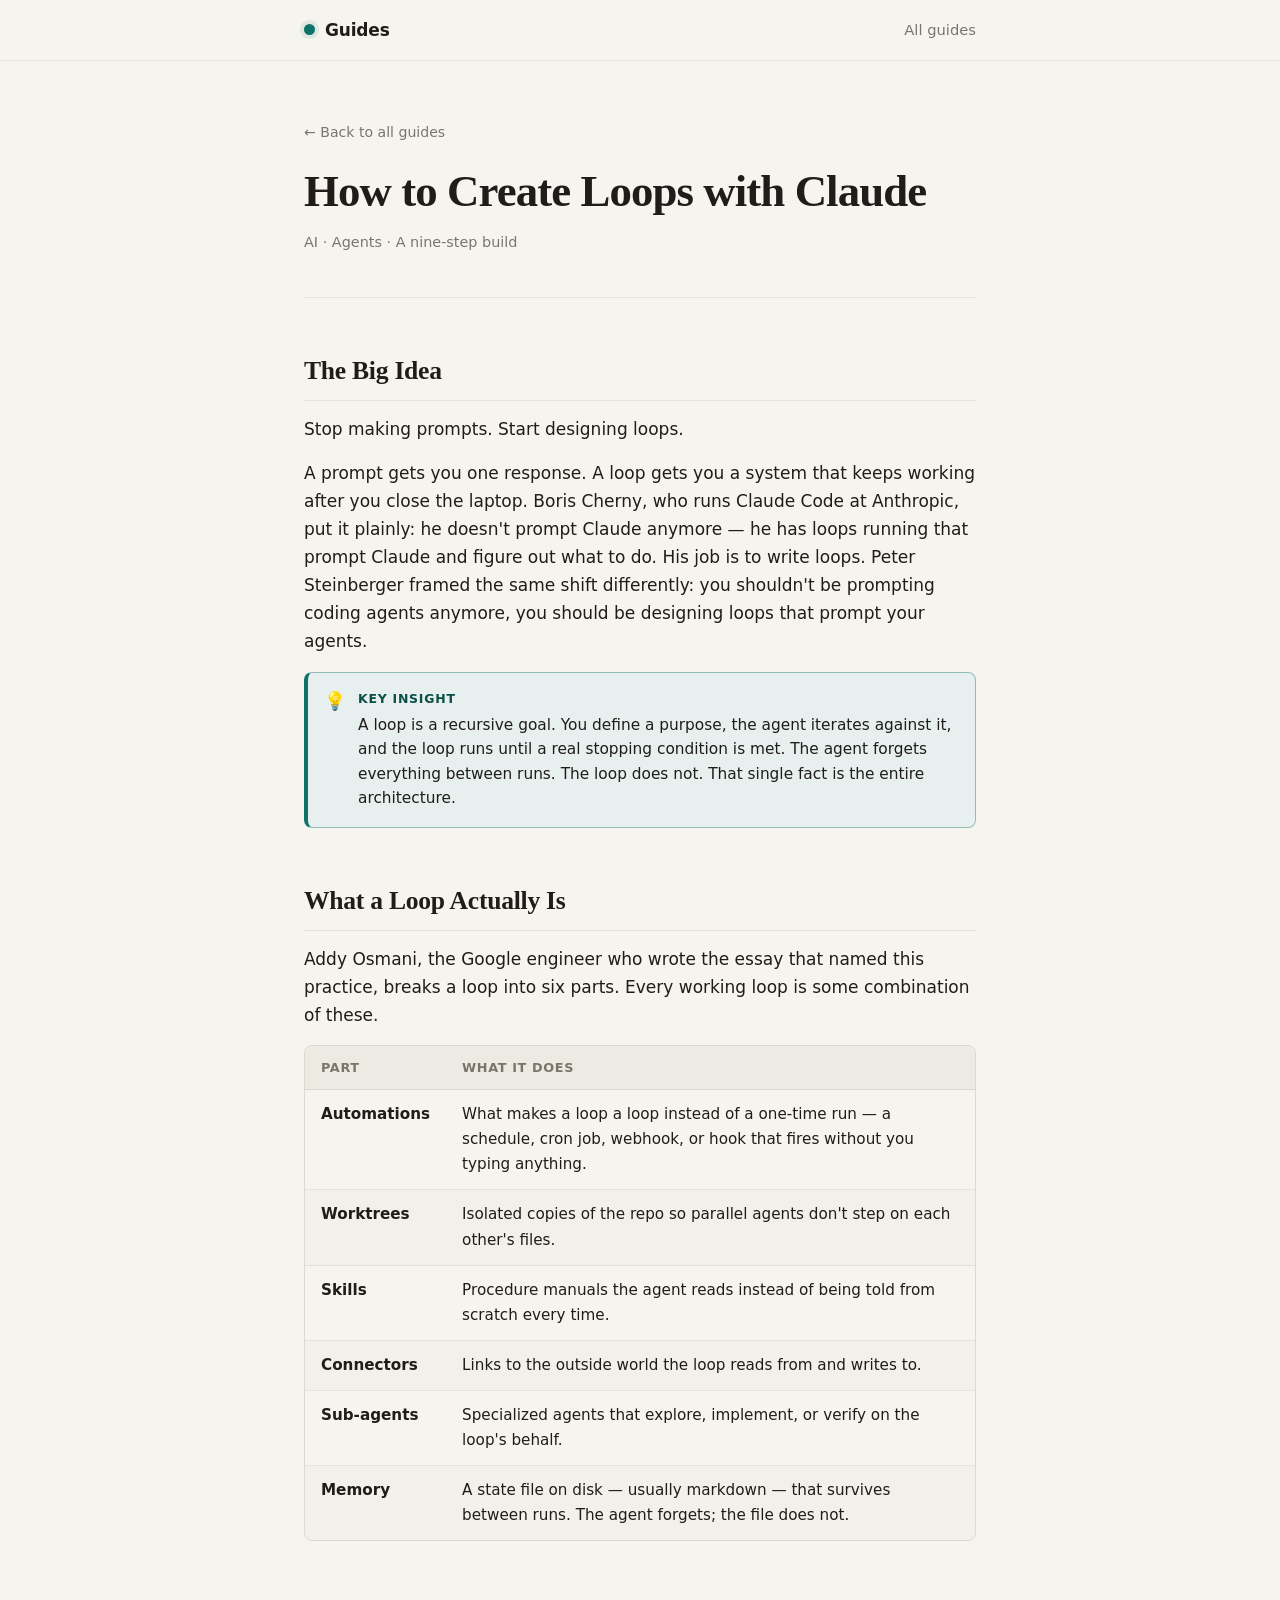
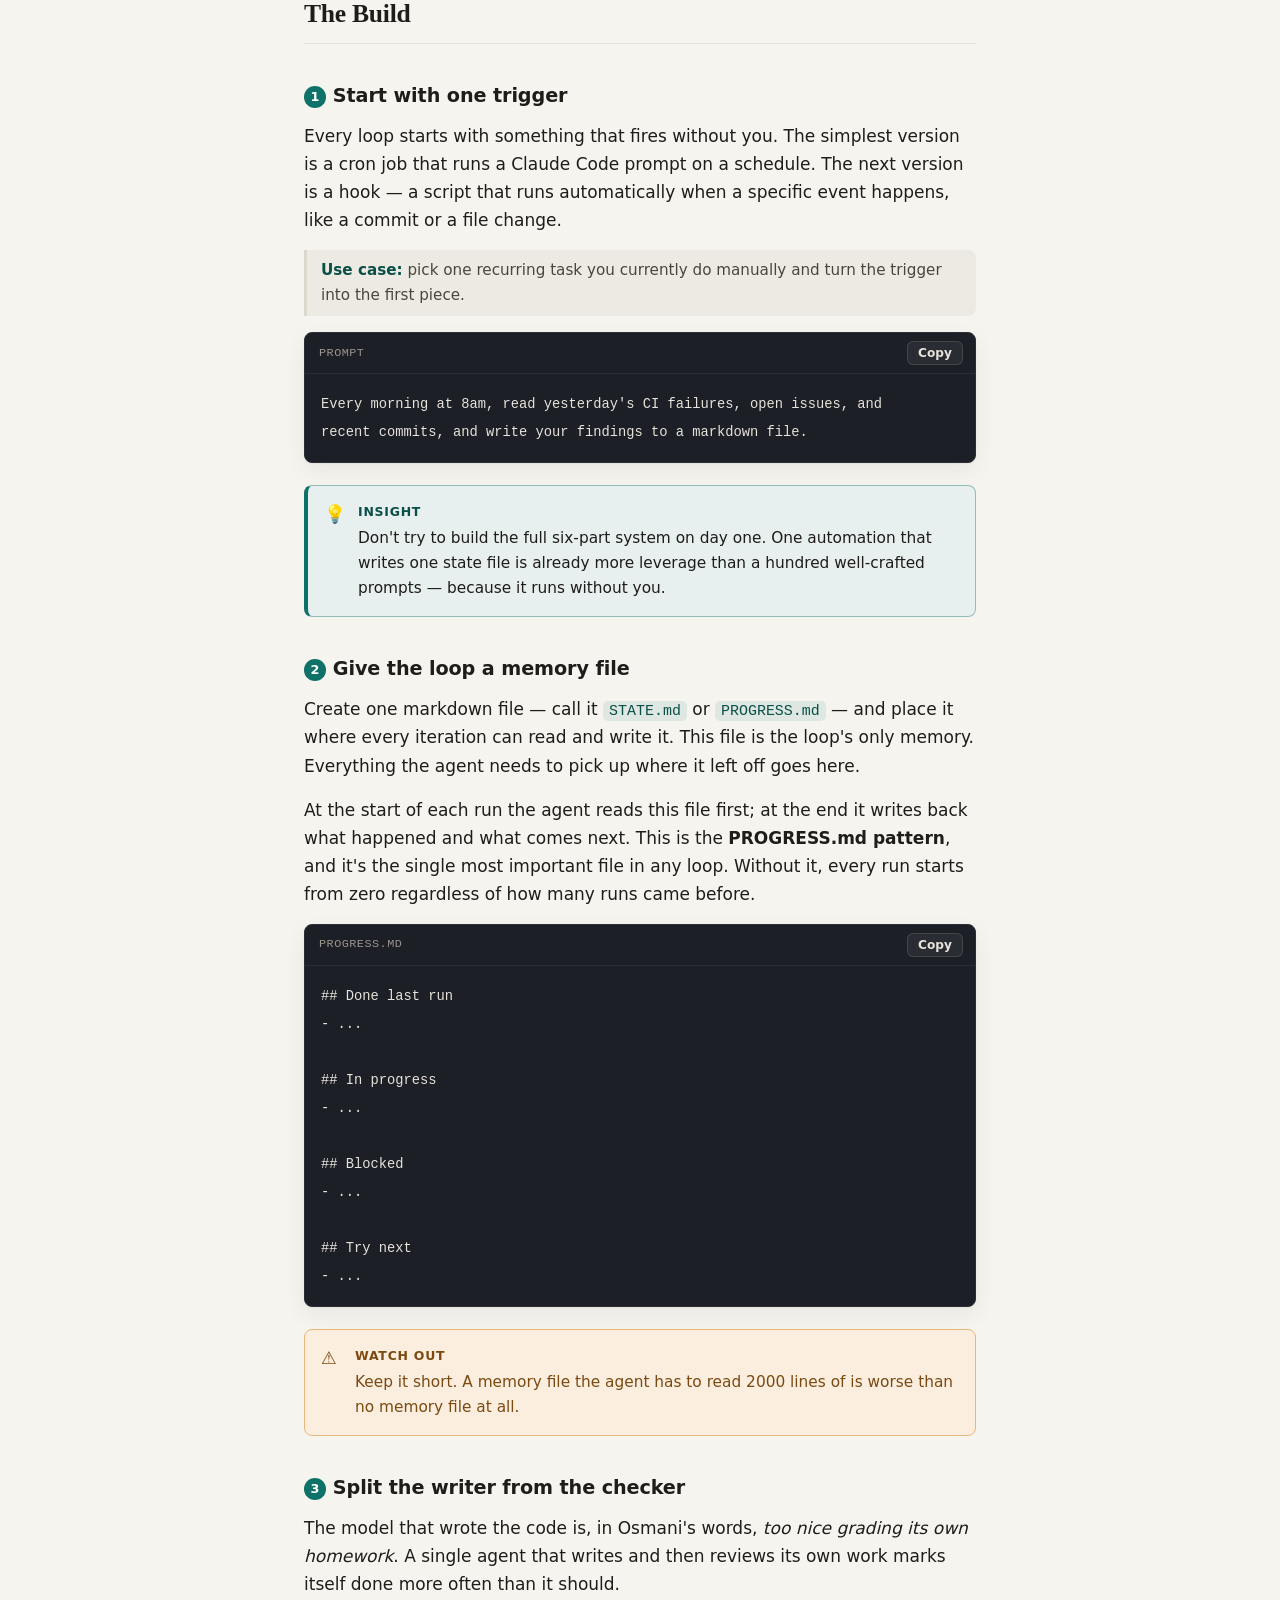
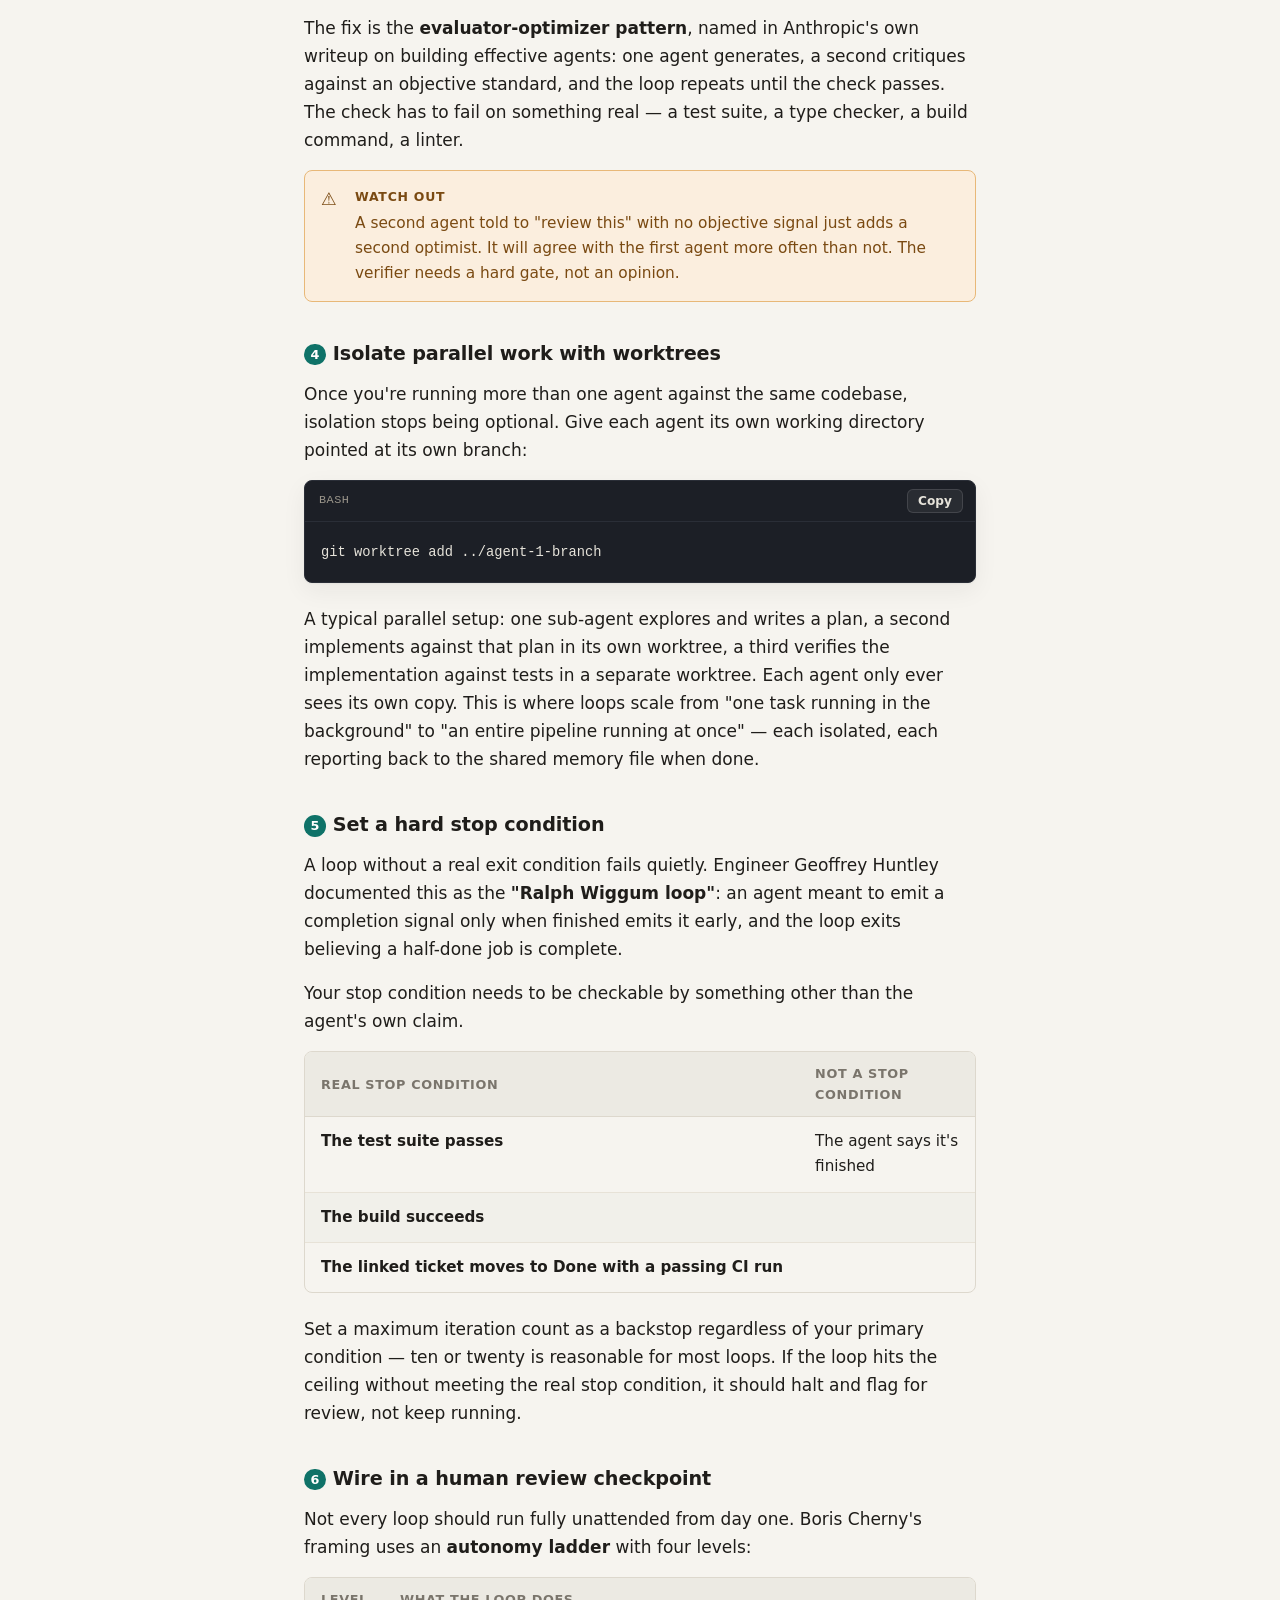
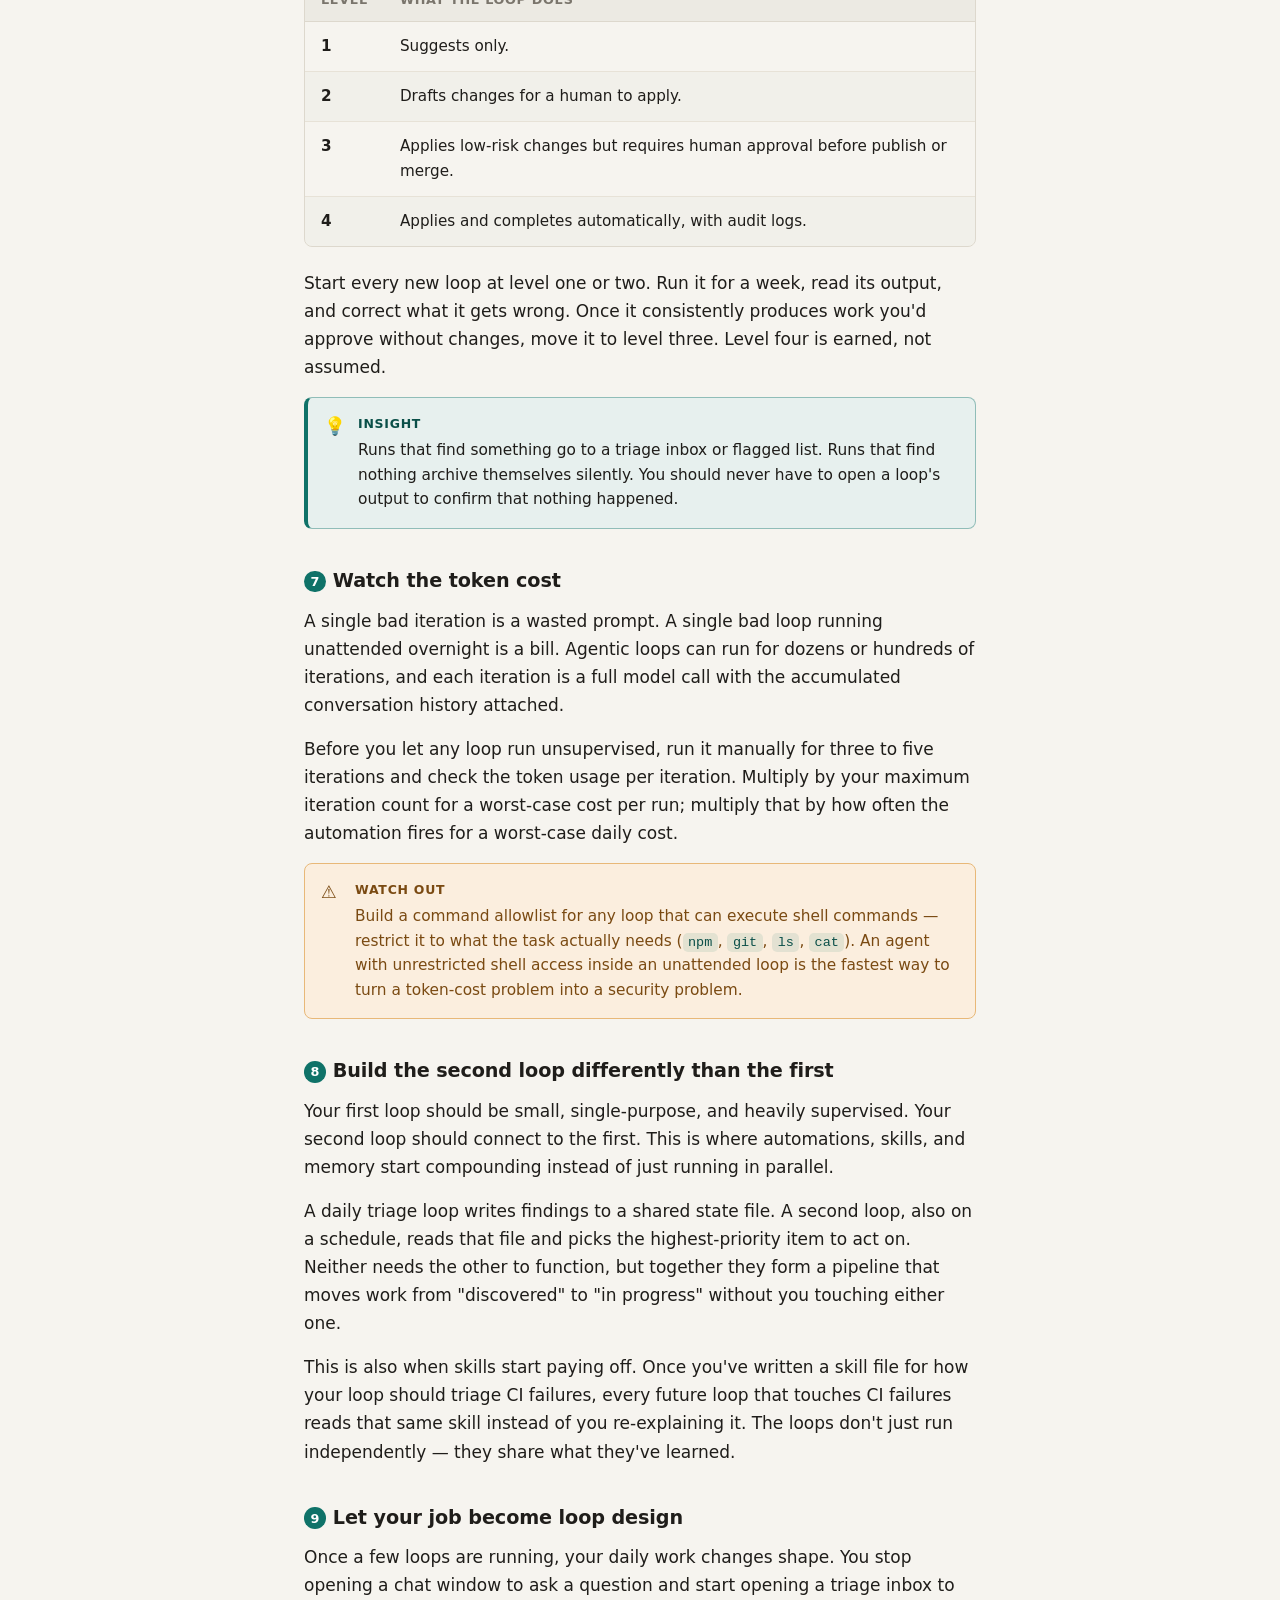
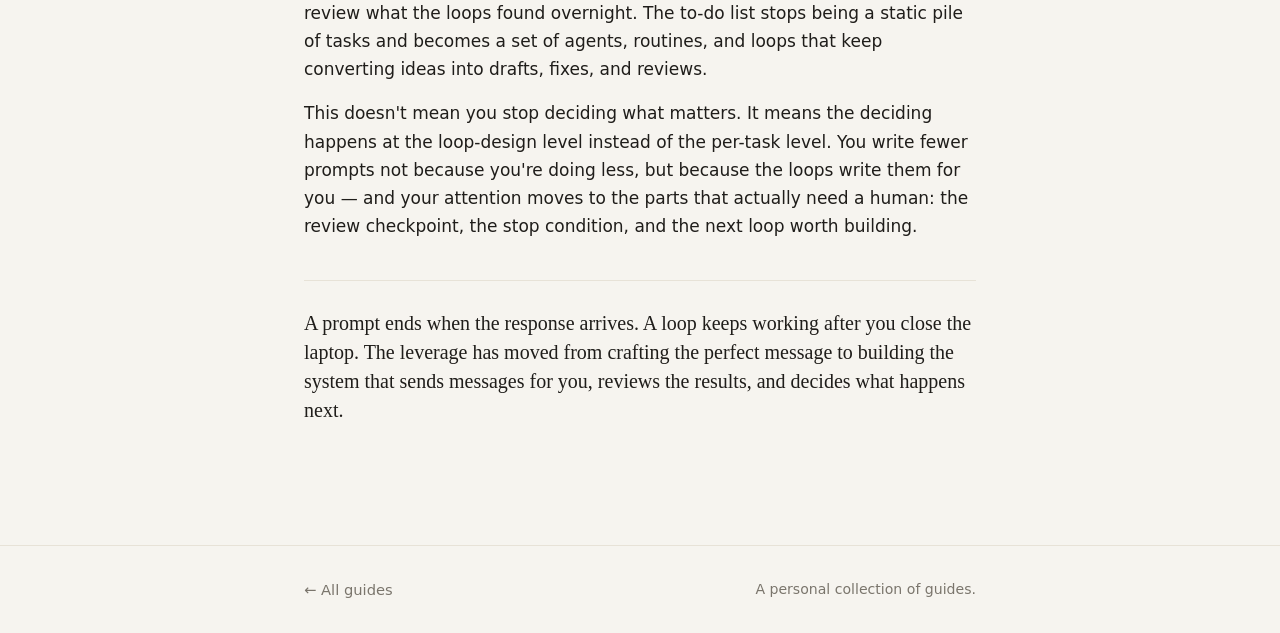
<file: guides/how-to-create-loops-with-claude.html>
<!DOCTYPE html>
<html lang="en">
<head>
  <meta charset="UTF-8" />
  <meta name="viewport" content="width=device-width, initial-scale=1.0" />
  <title>How to Create Loops with Claude — Guides</title>
  <meta name="description" content="Stop crafting prompts and start designing loops — a hands-on, nine-step guide to building self-running Claude systems with triggers, memory files, verifiers, worktrees, and hard stop conditions." />
  <link rel="stylesheet" href="../css/style.css" />
  <link rel="icon" href="data:image/svg+xml,<svg xmlns='http://www.w3.org/2000/svg' viewBox='0 0 32 32'><circle cx='16' cy='16' r='9' fill='%230f7268'/></svg>" />
</head>
<body>
  <header class="site-header">
    <div class="wrap">
      <a class="brand" href="../index.html"><span class="dot"></span> Guides</a>
      <a class="nav-link" href="../index.html">All guides</a>
    </div>
  </header>

  <main class="wrap">
    <div class="guide-head">
      <a class="back" href="../index.html">&larr; Back to all guides</a>
      <h1>How to Create Loops with Claude</h1>
      <p class="guide-meta">AI &middot; Agents &middot; A nine-step build</p>
    </div>

    <article>
      <h2>The Big Idea</h2>
      <p>Stop making prompts. Start designing loops.</p>
      <p>A prompt gets you one response. A loop gets you a system that keeps working after you close the laptop. Boris Cherny, who runs Claude Code at Anthropic, put it plainly: he doesn't prompt Claude anymore — he has loops running that prompt Claude and figure out what to do. His job is to write loops. Peter Steinberger framed the same shift differently: you shouldn't be prompting coding agents anymore, you should be designing loops that prompt your agents.</p>

      <div class="callout insight">
        <span class="ico">&#128161;</span>
        <span class="label">Key insight</span>
        <p>A loop is a recursive goal. You define a purpose, the agent iterates against it, and the loop runs until a real stopping condition is met. The agent forgets everything between runs. The loop does not. That single fact is the entire architecture.</p>
      </div>

      <h2>What a Loop Actually Is</h2>
      <p>Addy Osmani, the Google engineer who wrote the essay that named this practice, breaks a loop into six parts. Every working loop is some combination of these.</p>
      <div class="table-scroll">
        <table>
          <thead>
            <tr><th>Part</th><th>What it does</th></tr>
          </thead>
          <tbody>
            <tr><td>Automations</td><td>What makes a loop a loop instead of a one-time run — a schedule, cron job, webhook, or hook that fires without you typing anything.</td></tr>
            <tr><td>Worktrees</td><td>Isolated copies of the repo so parallel agents don't step on each other's files.</td></tr>
            <tr><td>Skills</td><td>Procedure manuals the agent reads instead of being told from scratch every time.</td></tr>
            <tr><td>Connectors</td><td>Links to the outside world the loop reads from and writes to.</td></tr>
            <tr><td>Sub-agents</td><td>Specialized agents that explore, implement, or verify on the loop's behalf.</td></tr>
            <tr><td>Memory</td><td>A state file on disk — usually markdown — that survives between runs. The agent forgets; the file does not.</td></tr>
          </tbody>
        </table>
      </div>

      <h2>The Build</h2>

      <h3><span class="step-num">1</span>Start with one trigger</h3>
      <p>Every loop starts with something that fires without you. The simplest version is a cron job that runs a Claude Code prompt on a schedule. The next version is a hook — a script that runs automatically when a specific event happens, like a commit or a file change.</p>
      <p class="usecase"><b>Use case:</b> pick one recurring task you currently do manually and turn the trigger into the first piece.</p>
      <div class="code-block" data-lang="prompt">
        <div class="code-head">
          <span class="code-label">prompt</span>
          <button class="copy-btn" type="button">Copy</button>
        </div>
        <pre><code>Every morning at 8am, read yesterday's CI failures, open issues, and
recent commits, and write your findings to a markdown file.</code></pre>
      </div>
      <div class="callout insight">
        <span class="ico">&#128161;</span>
        <span class="label">Insight</span>
        <p>Don't try to build the full six-part system on day one. One automation that writes one state file is already more leverage than a hundred well-crafted prompts — because it runs without you.</p>
      </div>

      <h3><span class="step-num">2</span>Give the loop a memory file</h3>
      <p>Create one markdown file — call it <code>STATE.md</code> or <code>PROGRESS.md</code> — and place it where every iteration can read and write it. This file is the loop's only memory. Everything the agent needs to pick up where it left off goes here.</p>
      <p>At the start of each run the agent reads this file first; at the end it writes back what happened and what comes next. This is the <strong>PROGRESS.md pattern</strong>, and it's the single most important file in any loop. Without it, every run starts from zero regardless of how many runs came before.</p>
      <div class="code-block" data-lang="markdown">
        <div class="code-head">
          <span class="code-label">PROGRESS.md</span>
          <button class="copy-btn" type="button">Copy</button>
        </div>
        <pre><code>## Done last run
- ...

## In progress
- ...

## Blocked
- ...

## Try next
- ...</code></pre>
      </div>
      <div class="callout warn">
        <span class="ico">&#9888;&#65039;</span>
        <span class="label">Watch out</span>
        <p>Keep it short. A memory file the agent has to read 2000 lines of is worse than no memory file at all.</p>
      </div>

      <h3><span class="step-num">3</span>Split the writer from the checker</h3>
      <p>The model that wrote the code is, in Osmani's words, <em>too nice grading its own homework</em>. A single agent that writes and then reviews its own work marks itself done more often than it should.</p>
      <p>The fix is the <strong>evaluator-optimizer pattern</strong>, named in Anthropic's own writeup on building effective agents: one agent generates, a second critiques against an objective standard, and the loop repeats until the check passes. The check has to fail on something real — a test suite, a type checker, a build command, a linter.</p>
      <div class="callout warn">
        <span class="ico">&#9888;&#65039;</span>
        <span class="label">Watch out</span>
        <p>A second agent told to "review this" with no objective signal just adds a second optimist. It will agree with the first agent more often than not. The verifier needs a hard gate, not an opinion.</p>
      </div>

      <h3><span class="step-num">4</span>Isolate parallel work with worktrees</h3>
      <p>Once you're running more than one agent against the same codebase, isolation stops being optional. Give each agent its own working directory pointed at its own branch:</p>
      <div class="code-block" data-lang="bash">
        <div class="code-head">
          <span class="code-label">bash</span>
          <button class="copy-btn" type="button">Copy</button>
        </div>
        <pre><code>git worktree add ../agent-1-branch</code></pre>
      </div>
      <p>A typical parallel setup: one sub-agent explores and writes a plan, a second implements against that plan in its own worktree, a third verifies the implementation against tests in a separate worktree. Each agent only ever sees its own copy. This is where loops scale from "one task running in the background" to "an entire pipeline running at once" — each isolated, each reporting back to the shared memory file when done.</p>

      <h3><span class="step-num">5</span>Set a hard stop condition</h3>
      <p>A loop without a real exit condition fails quietly. Engineer Geoffrey Huntley documented this as the <strong>"Ralph Wiggum loop"</strong>: an agent meant to emit a completion signal only when finished emits it early, and the loop exits believing a half-done job is complete.</p>
      <p>Your stop condition needs to be checkable by something other than the agent's own claim.</p>
      <div class="table-scroll">
        <table>
          <thead>
            <tr><th>Real stop condition</th><th>Not a stop condition</th></tr>
          </thead>
          <tbody>
            <tr><td>The test suite passes</td><td>The agent says it's finished</td></tr>
            <tr><td>The build succeeds</td><td>&nbsp;</td></tr>
            <tr><td>The linked ticket moves to Done with a passing CI run</td><td>&nbsp;</td></tr>
          </tbody>
        </table>
      </div>
      <p>Set a maximum iteration count as a backstop regardless of your primary condition — ten or twenty is reasonable for most loops. If the loop hits the ceiling without meeting the real stop condition, it should halt and flag for review, not keep running.</p>

      <h3><span class="step-num">6</span>Wire in a human review checkpoint</h3>
      <p>Not every loop should run fully unattended from day one. Boris Cherny's framing uses an <strong>autonomy ladder</strong> with four levels:</p>
      <div class="table-scroll">
        <table>
          <thead>
            <tr><th>Level</th><th>What the loop does</th></tr>
          </thead>
          <tbody>
            <tr><td>1</td><td>Suggests only.</td></tr>
            <tr><td>2</td><td>Drafts changes for a human to apply.</td></tr>
            <tr><td>3</td><td>Applies low-risk changes but requires human approval before publish or merge.</td></tr>
            <tr><td>4</td><td>Applies and completes automatically, with audit logs.</td></tr>
          </tbody>
        </table>
      </div>
      <p>Start every new loop at level one or two. Run it for a week, read its output, and correct what it gets wrong. Once it consistently produces work you'd approve without changes, move it to level three. Level four is earned, not assumed.</p>
      <div class="callout insight">
        <span class="ico">&#128161;</span>
        <span class="label">Insight</span>
        <p>Runs that find something go to a triage inbox or flagged list. Runs that find nothing archive themselves silently. You should never have to open a loop's output to confirm that nothing happened.</p>
      </div>

      <h3><span class="step-num">7</span>Watch the token cost</h3>
      <p>A single bad iteration is a wasted prompt. A single bad loop running unattended overnight is a bill. Agentic loops can run for dozens or hundreds of iterations, and each iteration is a full model call with the accumulated conversation history attached.</p>
      <p>Before you let any loop run unsupervised, run it manually for three to five iterations and check the token usage per iteration. Multiply by your maximum iteration count for a worst-case cost per run; multiply that by how often the automation fires for a worst-case daily cost.</p>
      <div class="callout warn">
        <span class="ico">&#9888;&#65039;</span>
        <span class="label">Watch out</span>
        <p>Build a command allowlist for any loop that can execute shell commands — restrict it to what the task actually needs (<code>npm</code>, <code>git</code>, <code>ls</code>, <code>cat</code>). An agent with unrestricted shell access inside an unattended loop is the fastest way to turn a token-cost problem into a security problem.</p>
      </div>

      <h3><span class="step-num">8</span>Build the second loop differently than the first</h3>
      <p>Your first loop should be small, single-purpose, and heavily supervised. Your second loop should connect to the first. This is where automations, skills, and memory start compounding instead of just running in parallel.</p>
      <p>A daily triage loop writes findings to a shared state file. A second loop, also on a schedule, reads that file and picks the highest-priority item to act on. Neither needs the other to function, but together they form a pipeline that moves work from "discovered" to "in progress" without you touching either one.</p>
      <p>This is also when skills start paying off. Once you've written a skill file for how your loop should triage CI failures, every future loop that touches CI failures reads that same skill instead of you re-explaining it. The loops don't just run independently — they share what they've learned.</p>

      <h3><span class="step-num">9</span>Let your job become loop design</h3>
      <p>Once a few loops are running, your daily work changes shape. You stop opening a chat window to ask a question and start opening a triage inbox to review what the loops found overnight. The to-do list stops being a static pile of tasks and becomes a set of agents, routines, and loops that keep converting ideas into drafts, fixes, and reviews.</p>
      <p>This doesn't mean you stop deciding what matters. It means the deciding happens at the loop-design level instead of the per-task level. You write fewer prompts not because you're doing less, but because the loops write them for you — and your attention moves to the parts that actually need a human: the review checkpoint, the stop condition, and the next loop worth building.</p>

      <p class="closer">A prompt ends when the response arrives. A loop keeps working after you close the laptop. The leverage has moved from crafting the perfect message to building the system that sends messages for you, reviews the results, and decides what happens next.</p>
    </article>
  </main>

  <footer class="site-footer">
    <div class="wrap">
      <a class="nav-link" href="../index.html">&larr; All guides</a>
      <span>A personal collection of guides.</span>
    </div>
  </footer>

  <script>
    document.querySelectorAll('.copy-btn').forEach(function (btn) {
      btn.addEventListener('click', function () {
        var code = btn.closest('.code-block').querySelector('code');
        var text = code.innerText;
        navigator.clipboard.writeText(text).then(function () {
          var prev = btn.textContent;
          btn.textContent = 'Copied!';
          btn.classList.add('copied');
          setTimeout(function () {
            btn.textContent = prev;
            btn.classList.remove('copied');
          }, 1600);
        });
      });
    });
  </script>
</body>
</html>
</file>
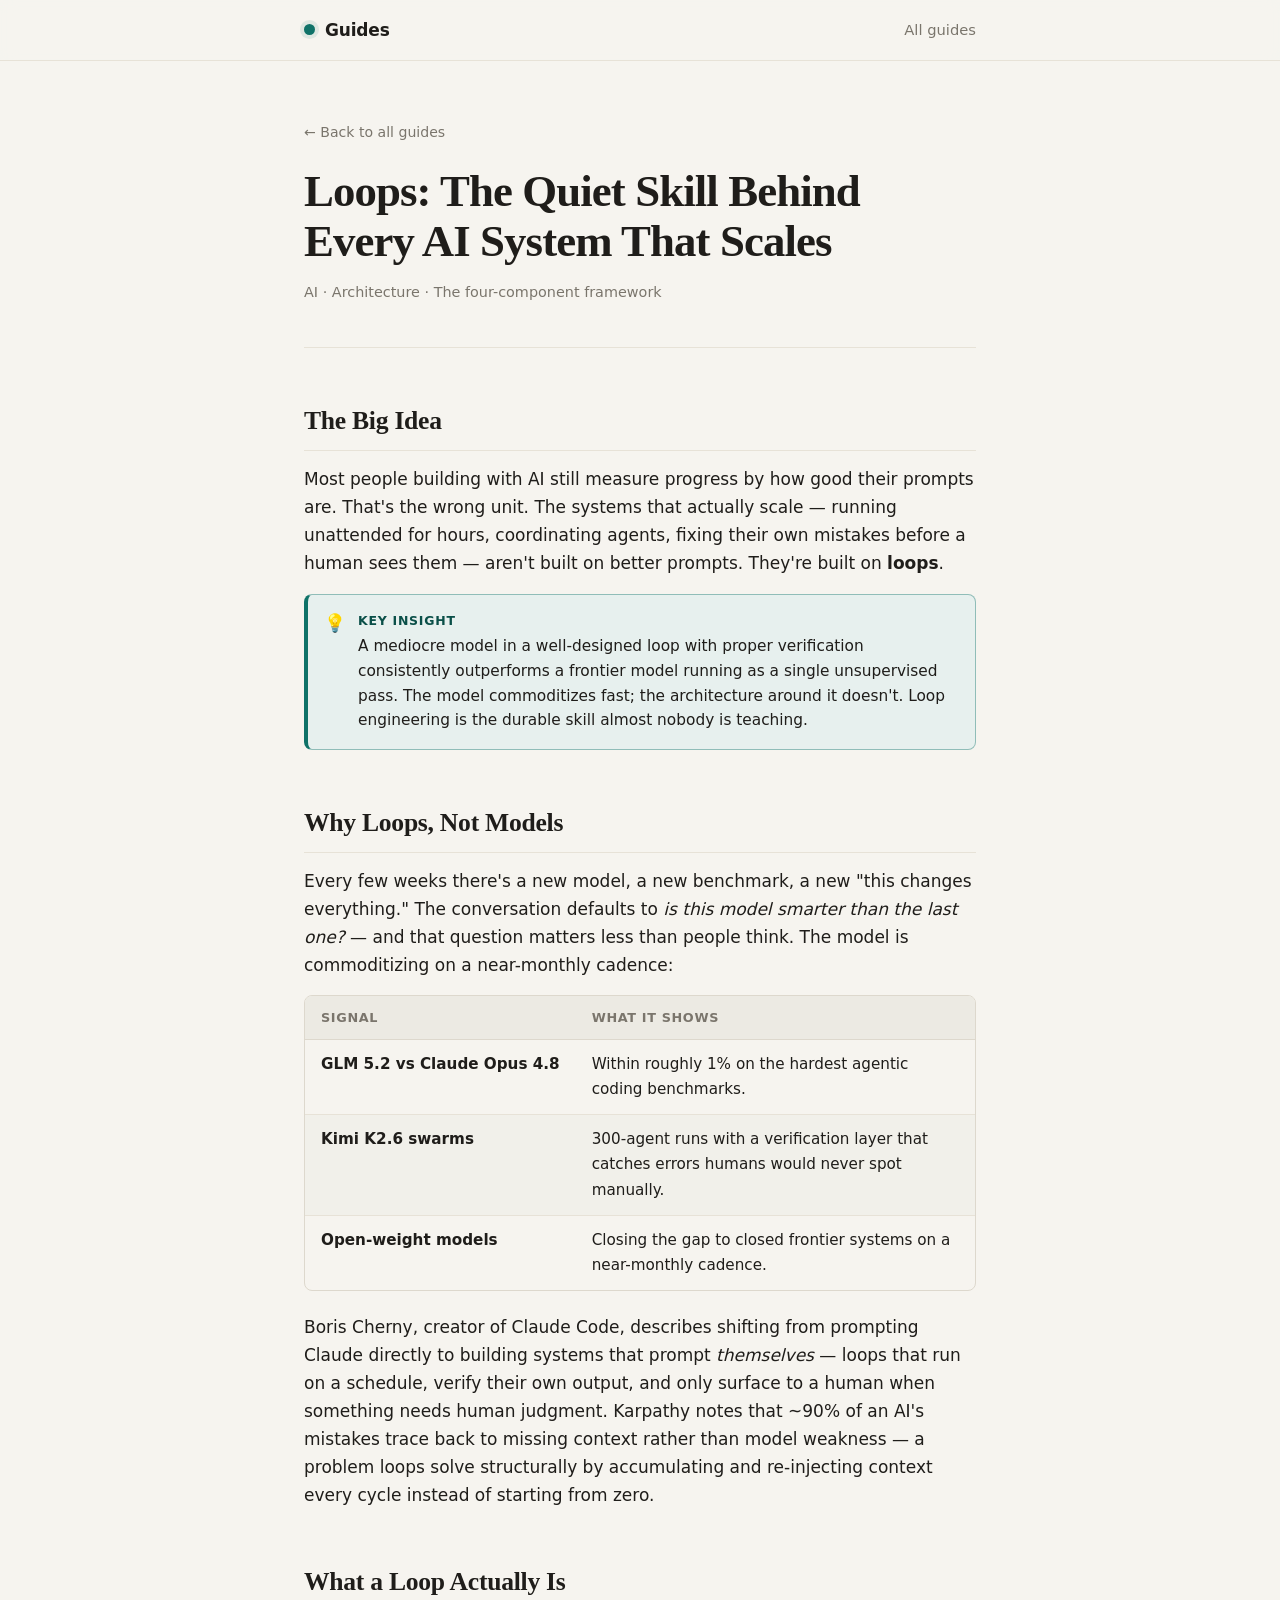
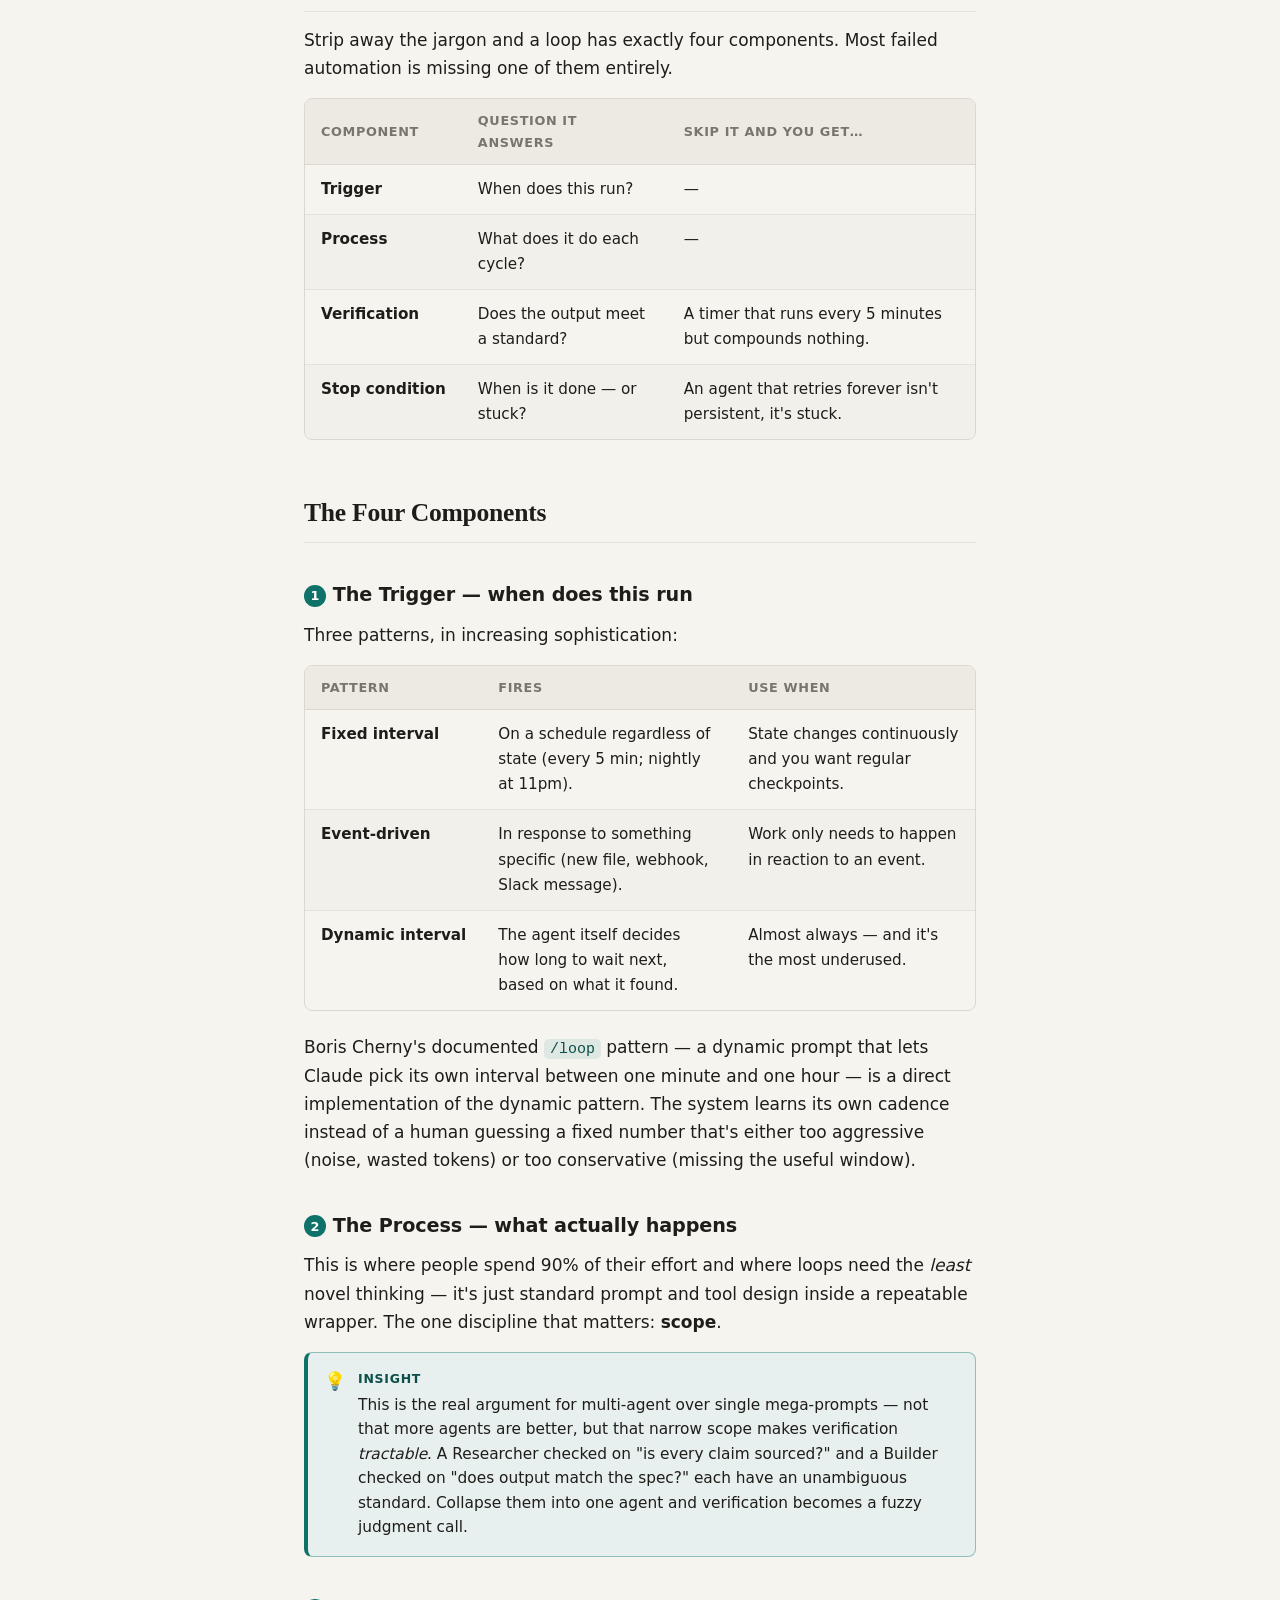
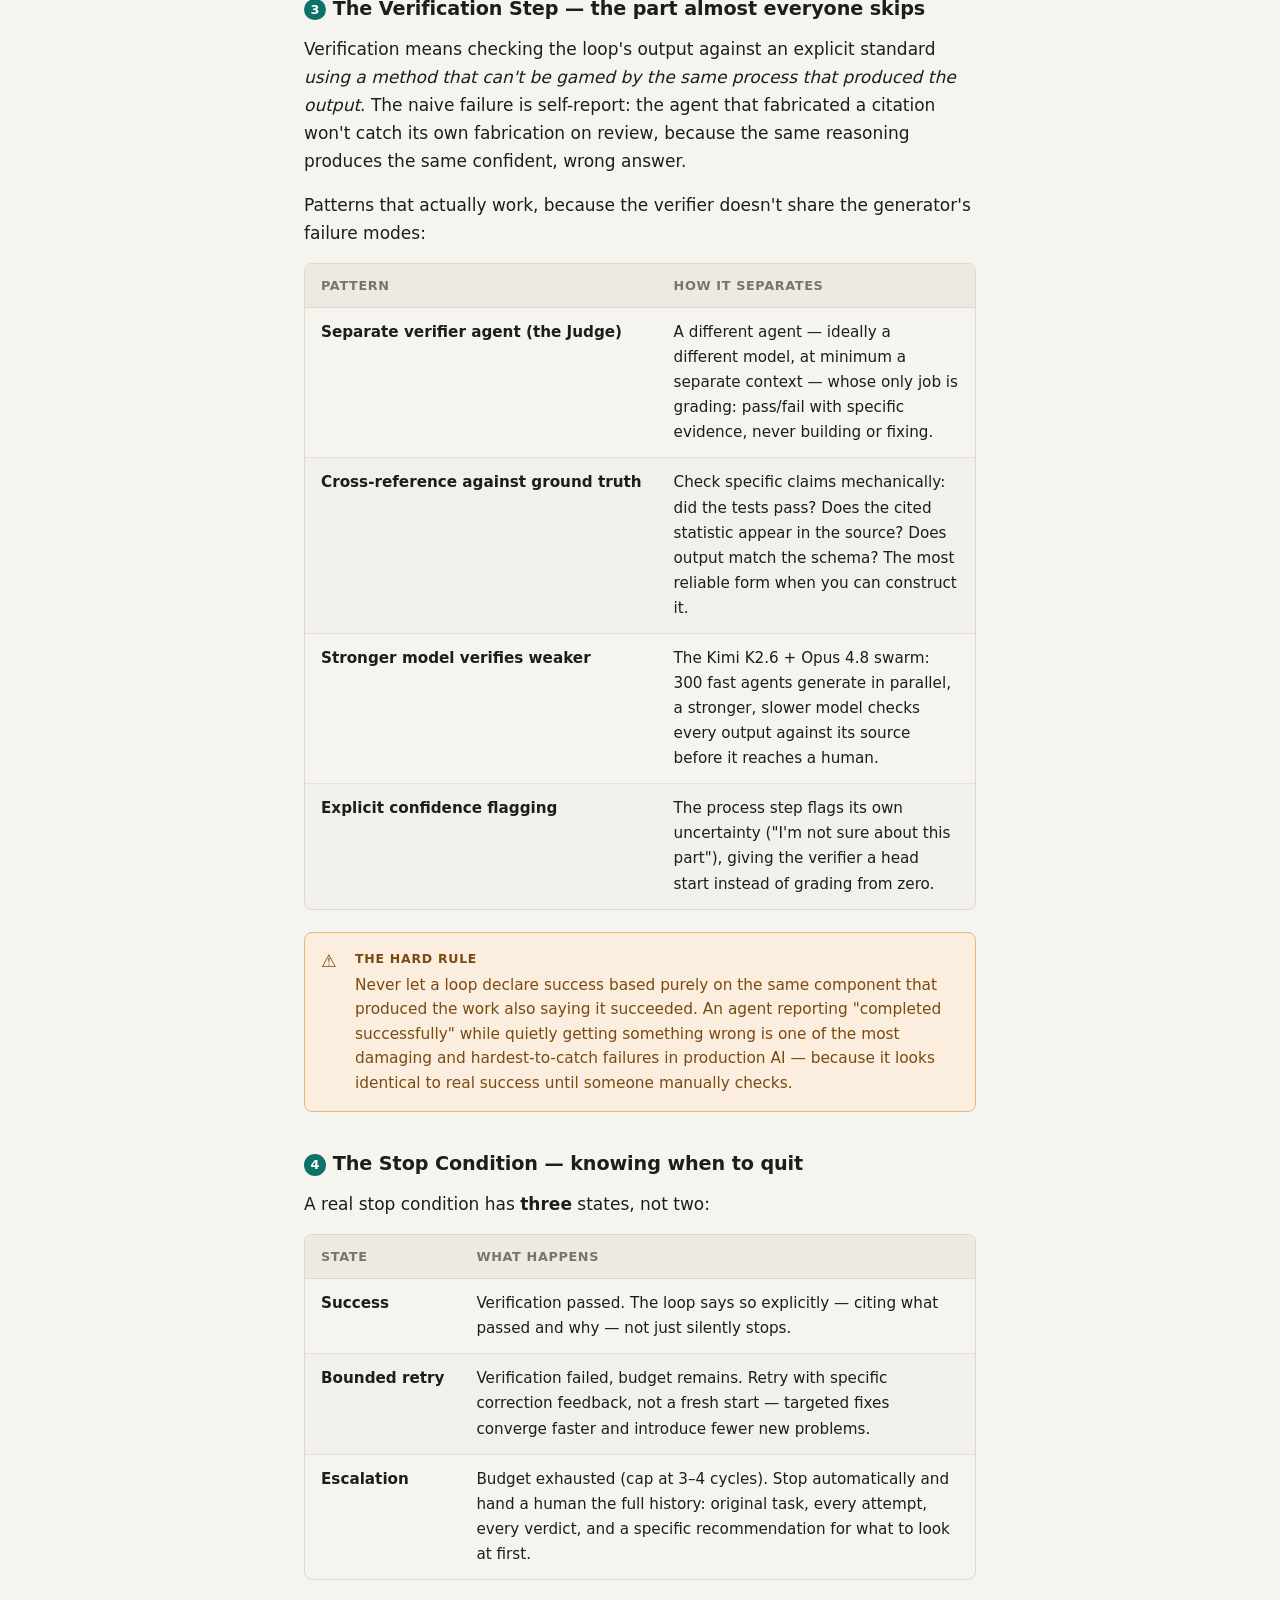
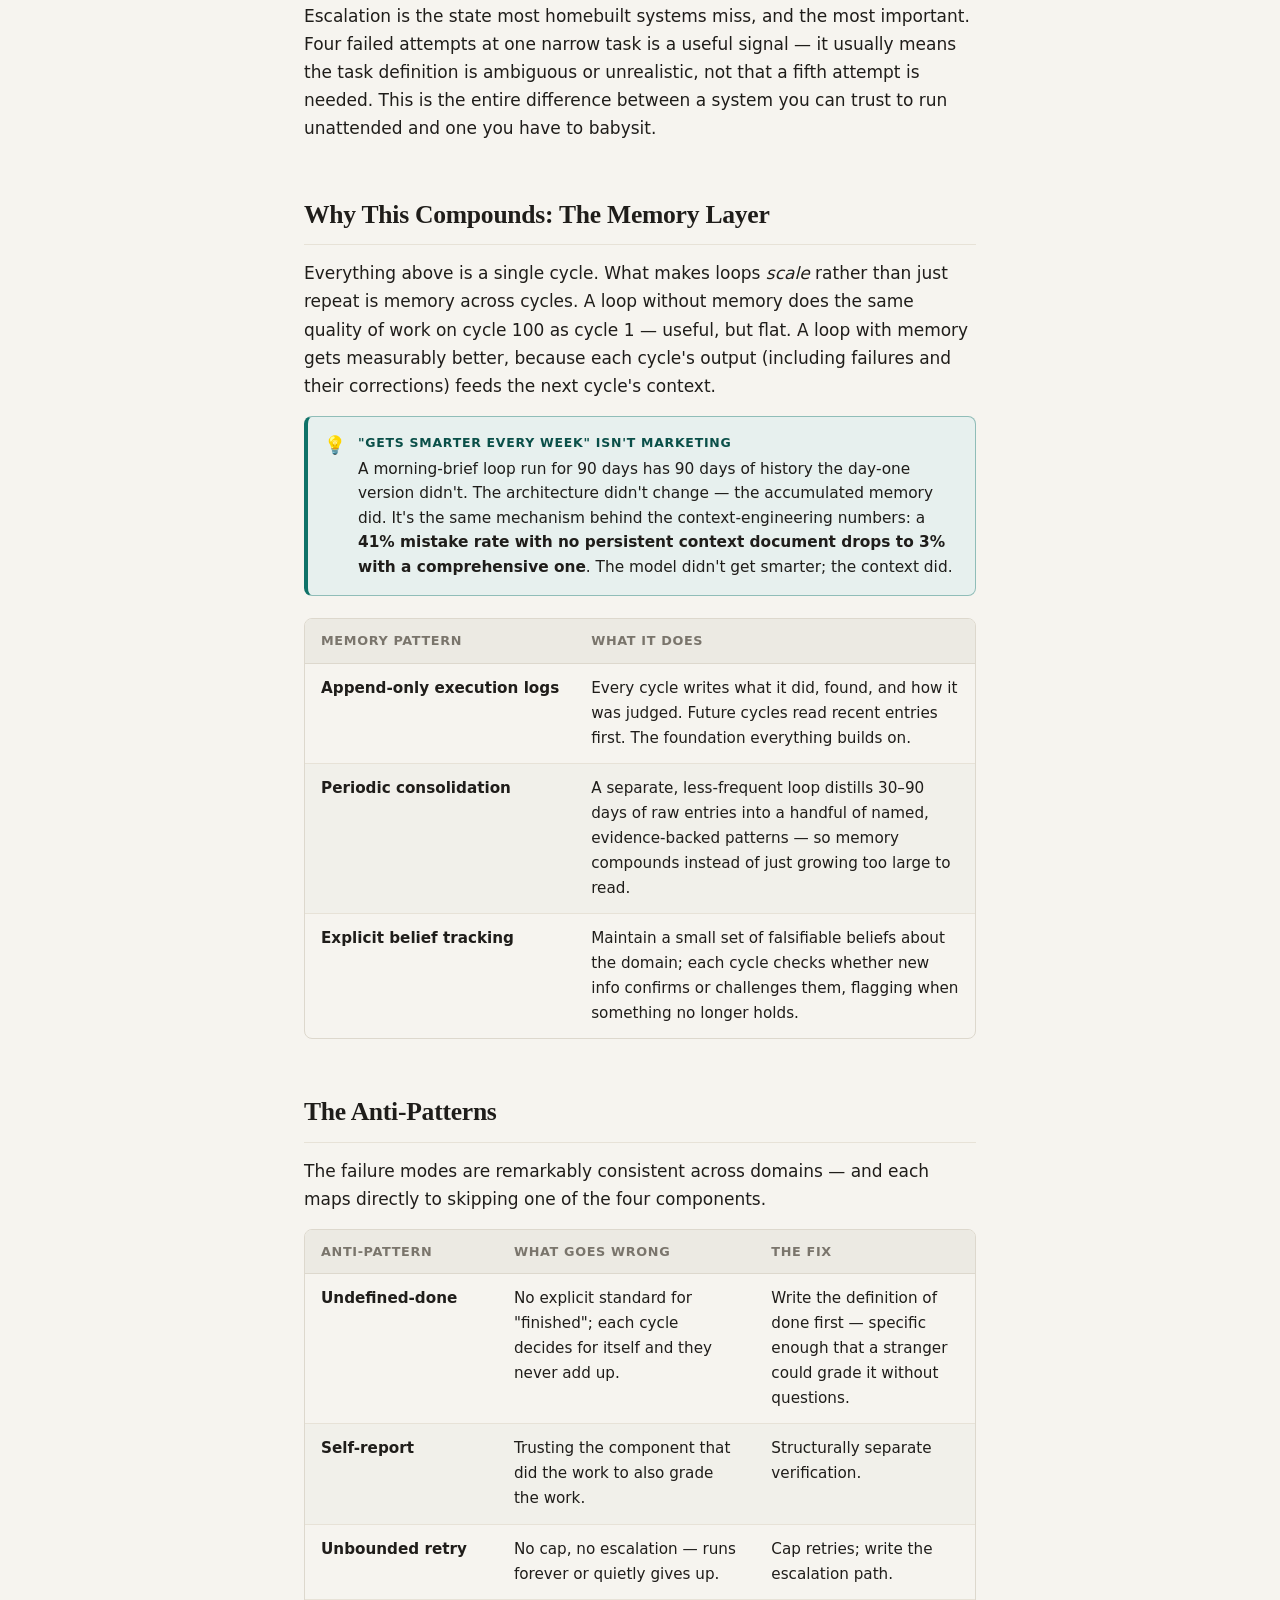
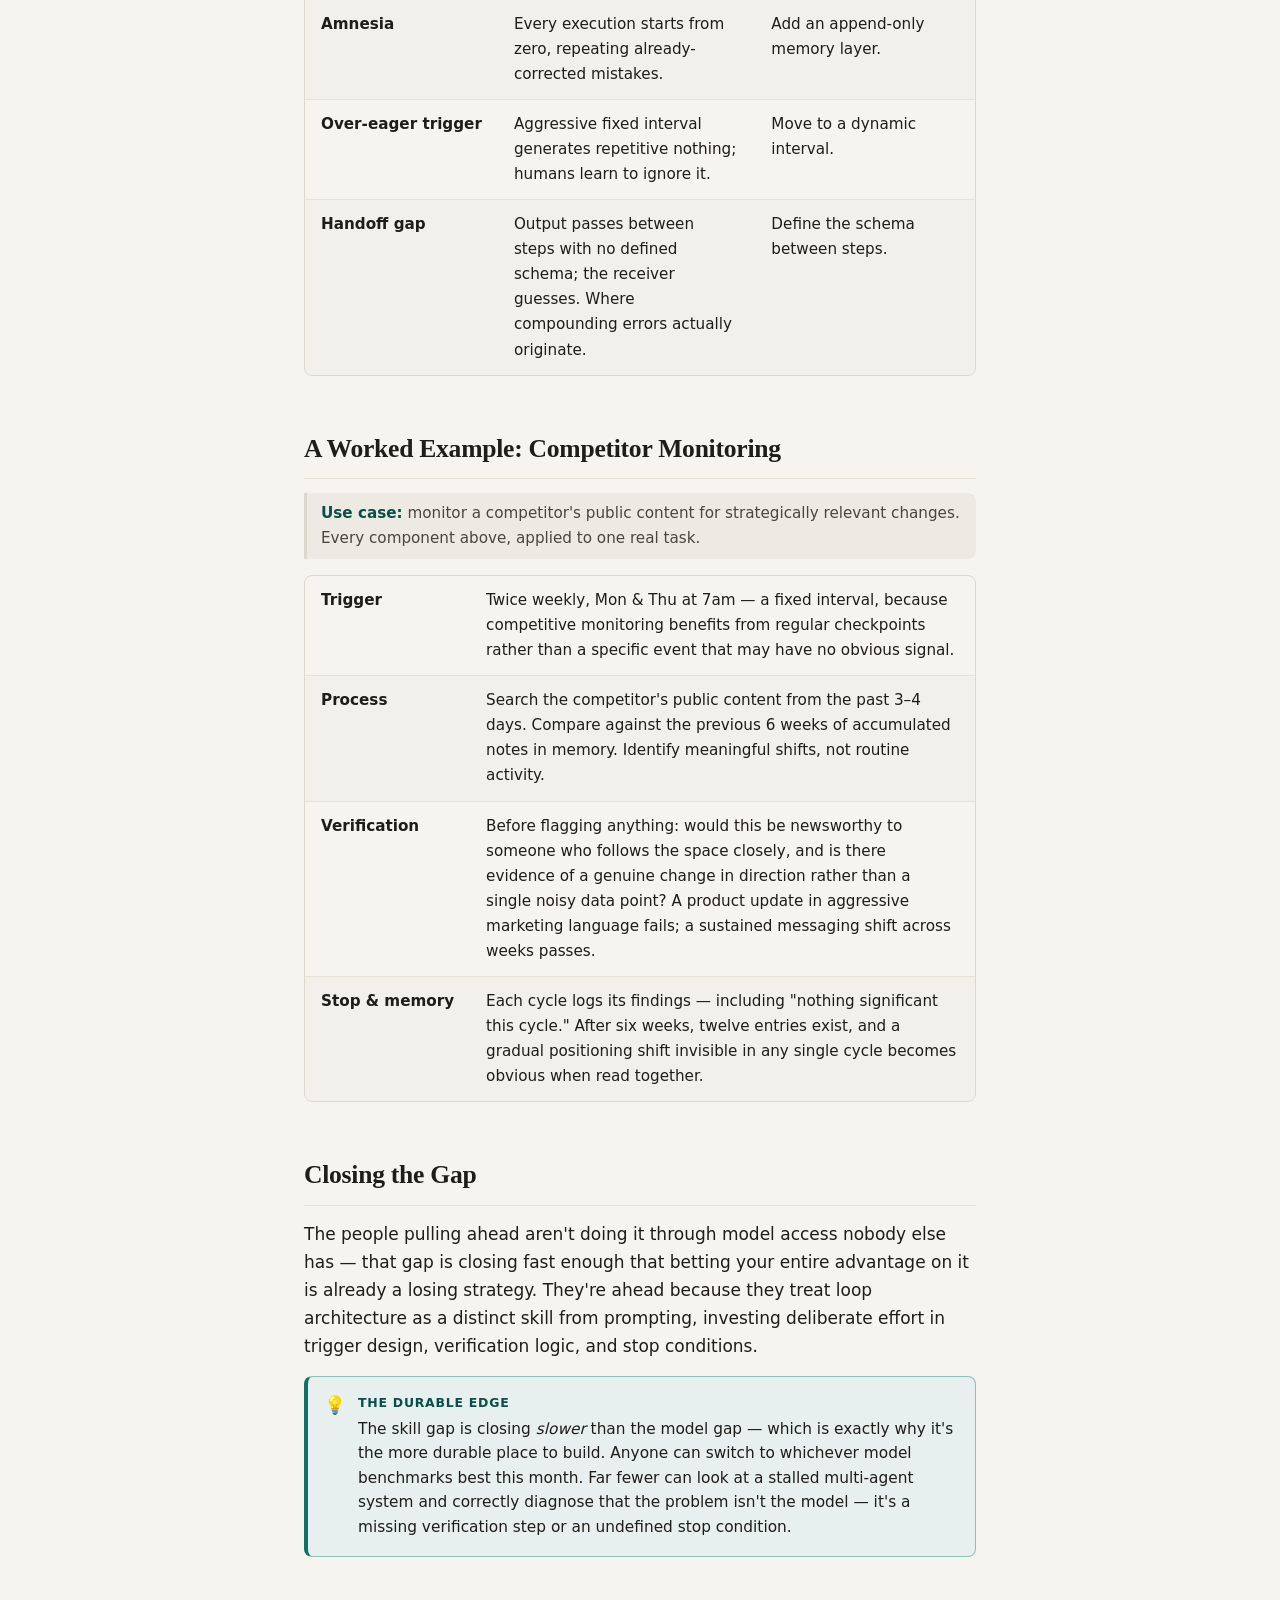
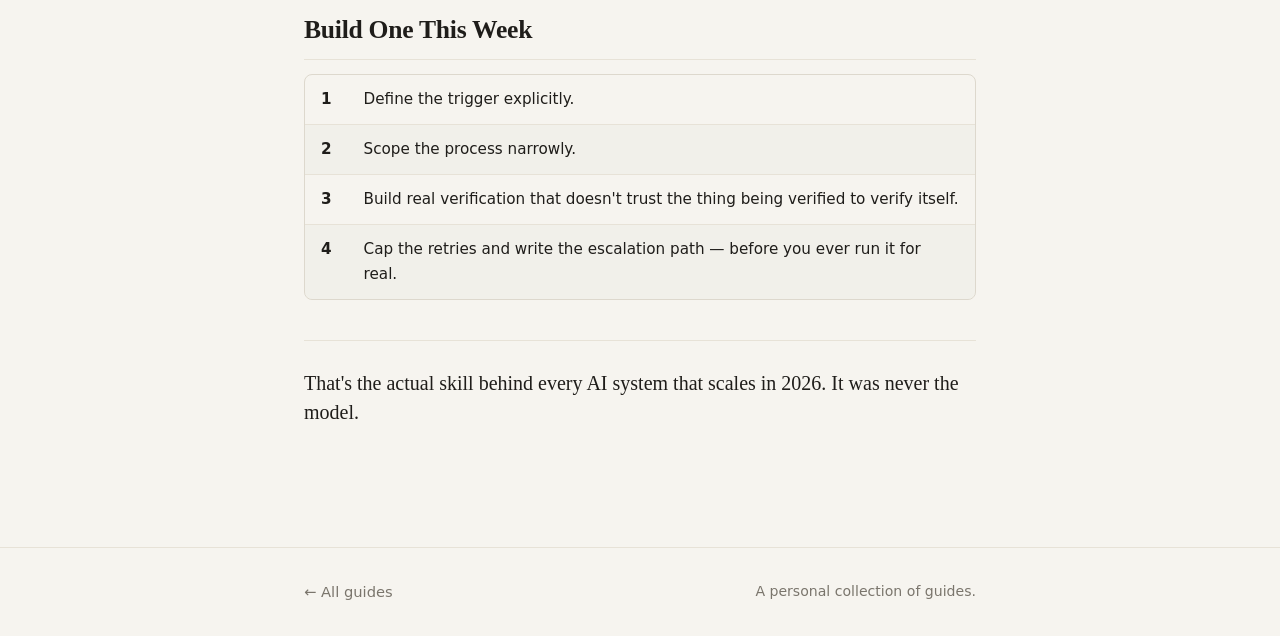
<file: guides/loops-the-skill-behind-ai-that-scales.html>
<!DOCTYPE html>
<html lang="en">
<head>
  <meta charset="UTF-8" />
  <meta name="viewport" content="width=device-width, initial-scale=1.0" />
  <title>Loops: The Quiet Skill Behind Every AI System That Scales — Guides</title>
  <meta name="description" content="Loop engineering — designing when an AI system runs, how it verifies itself, and when it stops — is the durable skill behind every AI system that actually scales in 2026." />
  <link rel="stylesheet" href="../css/style.css" />
  <link rel="icon" href="data:image/svg+xml,<svg xmlns='http://www.w3.org/2000/svg' viewBox='0 0 32 32'><circle cx='16' cy='16' r='9' fill='%230f7268'/></svg>" />
</head>
<body>
  <header class="site-header">
    <div class="wrap">
      <a class="brand" href="../index.html"><span class="dot"></span> Guides</a>
      <a class="nav-link" href="../index.html">All guides</a>
    </div>
  </header>

  <main class="wrap">
    <div class="guide-head">
      <a class="back" href="../index.html">&larr; Back to all guides</a>
      <h1>Loops: The Quiet Skill Behind Every AI System That Scales</h1>
      <p class="guide-meta">AI &middot; Architecture &middot; The four-component framework</p>
    </div>

    <article>
      <h2>The Big Idea</h2>
      <p class="lede">Most people building with AI still measure progress by how good their prompts are. That's the wrong unit. The systems that actually scale — running unattended for hours, coordinating agents, fixing their own mistakes before a human sees them — aren't built on better prompts. They're built on <strong>loops</strong>.</p>

      <div class="callout insight">
        <span class="ico">&#128161;</span>
        <span class="label">Key insight</span>
        <p>A mediocre model in a well-designed loop with proper verification consistently outperforms a frontier model running as a single unsupervised pass. The model commoditizes fast; the architecture around it doesn't. Loop engineering is the durable skill almost nobody is teaching.</p>
      </div>

      <h2>Why Loops, Not Models</h2>
      <p>Every few weeks there's a new model, a new benchmark, a new "this changes everything." The conversation defaults to <em>is this model smarter than the last one?</em> — and that question matters less than people think. The model is commoditizing on a near-monthly cadence:</p>
      <div class="table-scroll">
        <table>
          <thead>
            <tr><th>Signal</th><th>What it shows</th></tr>
          </thead>
          <tbody>
            <tr><td>GLM 5.2 vs Claude Opus 4.8</td><td>Within roughly 1% on the hardest agentic coding benchmarks.</td></tr>
            <tr><td>Kimi K2.6 swarms</td><td>300-agent runs with a verification layer that catches errors humans would never spot manually.</td></tr>
            <tr><td>Open-weight models</td><td>Closing the gap to closed frontier systems on a near-monthly cadence.</td></tr>
          </tbody>
        </table>
      </div>
      <p>Boris Cherny, creator of Claude Code, describes shifting from prompting Claude directly to building systems that prompt <em>themselves</em> — loops that run on a schedule, verify their own output, and only surface to a human when something needs human judgment. Karpathy notes that ~90% of an AI's mistakes trace back to missing context rather than model weakness — a problem loops solve structurally by accumulating and re-injecting context every cycle instead of starting from zero.</p>

      <h2>What a Loop Actually Is</h2>
      <p>Strip away the jargon and a loop has exactly four components. Most failed automation is missing one of them entirely.</p>
      <div class="table-scroll">
        <table>
          <thead>
            <tr><th>Component</th><th>Question it answers</th><th>Skip it and you get&hellip;</th></tr>
          </thead>
          <tbody>
            <tr><td><b>Trigger</b></td><td>When does this run?</td><td>—</td></tr>
            <tr><td><b>Process</b></td><td>What does it do each cycle?</td><td>—</td></tr>
            <tr><td><b>Verification</b></td><td>Does the output meet a standard?</td><td>A timer that runs every 5 minutes but compounds nothing.</td></tr>
            <tr><td><b>Stop condition</b></td><td>When is it done — or stuck?</td><td>An agent that retries forever isn't persistent, it's stuck.</td></tr>
          </tbody>
        </table>
      </div>

      <h2>The Four Components</h2>

      <h3><span class="step-num">1</span>The Trigger — when does this run</h3>
      <p>Three patterns, in increasing sophistication:</p>
      <div class="table-scroll">
        <table>
          <thead>
            <tr><th>Pattern</th><th>Fires</th><th>Use when</th></tr>
          </thead>
          <tbody>
            <tr><td>Fixed interval</td><td>On a schedule regardless of state (every 5 min; nightly at 11pm).</td><td>State changes continuously and you want regular checkpoints.</td></tr>
            <tr><td>Event-driven</td><td>In response to something specific (new file, webhook, Slack message).</td><td>Work only needs to happen in reaction to an event.</td></tr>
            <tr><td>Dynamic interval</td><td>The agent itself decides how long to wait next, based on what it found.</td><td>Almost always — and it's the most underused.</td></tr>
          </tbody>
        </table>
      </div>
      <p>Boris Cherny's documented <code>/loop</code> pattern — a dynamic prompt that lets Claude pick its own interval between one minute and one hour — is a direct implementation of the dynamic pattern. The system learns its own cadence instead of a human guessing a fixed number that's either too aggressive (noise, wasted tokens) or too conservative (missing the useful window).</p>

      <h3><span class="step-num">2</span>The Process — what actually happens</h3>
      <p>This is where people spend 90% of their effort and where loops need the <em>least</em> novel thinking — it's just standard prompt and tool design inside a repeatable wrapper. The one discipline that matters: <strong>scope</strong>.</p>
      <div class="callout insight">
        <span class="ico">&#128161;</span>
        <span class="label">Insight</span>
        <p>This is the real argument for multi-agent over single mega-prompts — not that more agents are better, but that narrow scope makes verification <em>tractable</em>. A Researcher checked on "is every claim sourced?" and a Builder checked on "does output match the spec?" each have an unambiguous standard. Collapse them into one agent and verification becomes a fuzzy judgment call.</p>
      </div>

      <h3><span class="step-num">3</span>The Verification Step — the part almost everyone skips</h3>
      <p>Verification means checking the loop's output against an explicit standard <em>using a method that can't be gamed by the same process that produced the output</em>. The naive failure is self-report: the agent that fabricated a citation won't catch its own fabrication on review, because the same reasoning produces the same confident, wrong answer.</p>
      <p>Patterns that actually work, because the verifier doesn't share the generator's failure modes:</p>
      <div class="table-scroll">
        <table>
          <thead>
            <tr><th>Pattern</th><th>How it separates</th></tr>
          </thead>
          <tbody>
            <tr><td>Separate verifier agent (the <b>Judge</b>)</td><td>A different agent — ideally a different model, at minimum a separate context — whose only job is grading: pass/fail with specific evidence, never building or fixing.</td></tr>
            <tr><td>Cross-reference against ground truth</td><td>Check specific claims mechanically: did the tests pass? Does the cited statistic appear in the source? Does output match the schema? The most reliable form when you can construct it.</td></tr>
            <tr><td>Stronger model verifies weaker</td><td>The Kimi K2.6 + Opus 4.8 swarm: 300 fast agents generate in parallel, a stronger, slower model checks every output against its source before it reaches a human.</td></tr>
            <tr><td>Explicit confidence flagging</td><td>The process step flags its own uncertainty ("I'm not sure about this part"), giving the verifier a head start instead of grading from zero.</td></tr>
          </tbody>
        </table>
      </div>
      <div class="callout warn">
        <span class="ico">&#9888;&#65039;</span>
        <span class="label">The hard rule</span>
        <p>Never let a loop declare success based purely on the same component that produced the work also saying it succeeded. An agent reporting "completed successfully" while quietly getting something wrong is one of the most damaging and hardest-to-catch failures in production AI — because it looks identical to real success until someone manually checks.</p>
      </div>

      <h3><span class="step-num">4</span>The Stop Condition — knowing when to quit</h3>
      <p>A real stop condition has <strong>three</strong> states, not two:</p>
      <div class="table-scroll">
        <table>
          <thead>
            <tr><th>State</th><th>What happens</th></tr>
          </thead>
          <tbody>
            <tr><td><b>Success</b></td><td>Verification passed. The loop says so explicitly — citing what passed and why — not just silently stops.</td></tr>
            <tr><td><b>Bounded retry</b></td><td>Verification failed, budget remains. Retry with specific correction feedback, not a fresh start — targeted fixes converge faster and introduce fewer new problems.</td></tr>
            <tr><td><b>Escalation</b></td><td>Budget exhausted (cap at 3–4 cycles). Stop automatically and hand a human the full history: original task, every attempt, every verdict, and a specific recommendation for what to look at first.</td></tr>
          </tbody>
        </table>
      </div>
      <p>Escalation is the state most homebuilt systems miss, and the most important. Four failed attempts at one narrow task is a useful signal — it usually means the task definition is ambiguous or unrealistic, not that a fifth attempt is needed. This is the entire difference between a system you can trust to run unattended and one you have to babysit.</p>

      <h2>Why This Compounds: The Memory Layer</h2>
      <p>Everything above is a single cycle. What makes loops <em>scale</em> rather than just repeat is memory across cycles. A loop without memory does the same quality of work on cycle 100 as cycle 1 — useful, but flat. A loop with memory gets measurably better, because each cycle's output (including failures and their corrections) feeds the next cycle's context.</p>
      <div class="callout insight">
        <span class="ico">&#128161;</span>
        <span class="label">"Gets smarter every week" isn't marketing</span>
        <p>A morning-brief loop run for 90 days has 90 days of history the day-one version didn't. The architecture didn't change — the accumulated memory did. It's the same mechanism behind the context-engineering numbers: a <strong>41% mistake rate with no persistent context document drops to 3% with a comprehensive one</strong>. The model didn't get smarter; the context did.</p>
      </div>
      <div class="table-scroll">
        <table>
          <thead>
            <tr><th>Memory pattern</th><th>What it does</th></tr>
          </thead>
          <tbody>
            <tr><td>Append-only execution logs</td><td>Every cycle writes what it did, found, and how it was judged. Future cycles read recent entries first. The foundation everything builds on.</td></tr>
            <tr><td>Periodic consolidation</td><td>A separate, less-frequent loop distills 30–90 days of raw entries into a handful of named, evidence-backed patterns — so memory compounds instead of just growing too large to read.</td></tr>
            <tr><td>Explicit belief tracking</td><td>Maintain a small set of falsifiable beliefs about the domain; each cycle checks whether new info confirms or challenges them, flagging when something no longer holds.</td></tr>
          </tbody>
        </table>
      </div>

      <h2>The Anti-Patterns</h2>
      <p>The failure modes are remarkably consistent across domains — and each maps directly to skipping one of the four components.</p>
      <div class="table-scroll">
        <table>
          <thead>
            <tr><th>Anti-pattern</th><th>What goes wrong</th><th>The fix</th></tr>
          </thead>
          <tbody>
            <tr><td>Undefined-done</td><td>No explicit standard for "finished"; each cycle decides for itself and they never add up.</td><td>Write the definition of done first — specific enough that a stranger could grade it without questions.</td></tr>
            <tr><td>Self-report</td><td>Trusting the component that did the work to also grade the work.</td><td>Structurally separate verification.</td></tr>
            <tr><td>Unbounded retry</td><td>No cap, no escalation — runs forever or quietly gives up.</td><td>Cap retries; write the escalation path.</td></tr>
            <tr><td>Amnesia</td><td>Every execution starts from zero, repeating already-corrected mistakes.</td><td>Add an append-only memory layer.</td></tr>
            <tr><td>Over-eager trigger</td><td>Aggressive fixed interval generates repetitive nothing; humans learn to ignore it.</td><td>Move to a dynamic interval.</td></tr>
            <tr><td>Handoff gap</td><td>Output passes between steps with no defined schema; the receiver guesses. Where compounding errors actually originate.</td><td>Define the schema between steps.</td></tr>
          </tbody>
        </table>
      </div>

      <h2>A Worked Example: Competitor Monitoring</h2>
      <p class="usecase"><b>Use case:</b> monitor a competitor's public content for strategically relevant changes. Every component above, applied to one real task.</p>
      <div class="table-scroll">
        <table>
          <tbody>
            <tr><td><b>Trigger</b></td><td>Twice weekly, Mon &amp; Thu at 7am — a fixed interval, because competitive monitoring benefits from regular checkpoints rather than a specific event that may have no obvious signal.</td></tr>
            <tr><td><b>Process</b></td><td>Search the competitor's public content from the past 3–4 days. Compare against the previous 6 weeks of accumulated notes in memory. Identify meaningful shifts, not routine activity.</td></tr>
            <tr><td><b>Verification</b></td><td>Before flagging anything: would this be newsworthy to someone who follows the space closely, and is there evidence of a genuine change in direction rather than a single noisy data point? A product update in aggressive marketing language fails; a sustained messaging shift across weeks passes.</td></tr>
            <tr><td><b>Stop &amp; memory</b></td><td>Each cycle logs its findings — including "nothing significant this cycle." After six weeks, twelve entries exist, and a gradual positioning shift invisible in any single cycle becomes obvious when read together.</td></tr>
          </tbody>
        </table>
      </div>

      <h2>Closing the Gap</h2>
      <p>The people pulling ahead aren't doing it through model access nobody else has — that gap is closing fast enough that betting your entire advantage on it is already a losing strategy. They're ahead because they treat loop architecture as a distinct skill from prompting, investing deliberate effort in trigger design, verification logic, and stop conditions.</p>
      <div class="callout insight">
        <span class="ico">&#128161;</span>
        <span class="label">The durable edge</span>
        <p>The skill gap is closing <em>slower</em> than the model gap — which is exactly why it's the more durable place to build. Anyone can switch to whichever model benchmarks best this month. Far fewer can look at a stalled multi-agent system and correctly diagnose that the problem isn't the model — it's a missing verification step or an undefined stop condition.</p>
      </div>

      <h2>Build One This Week</h2>
      <div class="table-scroll">
        <table>
          <tbody>
            <tr><td>1</td><td>Define the trigger explicitly.</td></tr>
            <tr><td>2</td><td>Scope the process narrowly.</td></tr>
            <tr><td>3</td><td>Build real verification that doesn't trust the thing being verified to verify itself.</td></tr>
            <tr><td>4</td><td>Cap the retries and write the escalation path — before you ever run it for real.</td></tr>
          </tbody>
        </table>
      </div>

      <p class="closer">That's the actual skill behind every AI system that scales in 2026. It was never the model.</p>
    </article>
  </main>

  <footer class="site-footer">
    <div class="wrap">
      <a class="nav-link" href="../index.html">&larr; All guides</a>
      <span>A personal collection of guides.</span>
    </div>
  </footer>

  <script>
    document.querySelectorAll('.copy-btn').forEach(function (btn) {
      btn.addEventListener('click', function () {
        var code = btn.closest('.code-block').querySelector('code');
        var text = code.innerText;
        navigator.clipboard.writeText(text).then(function () {
          var prev = btn.textContent;
          btn.textContent = 'Copied!';
          btn.classList.add('copied');
          setTimeout(function () {
            btn.textContent = prev;
            btn.classList.remove('copied');
          }, 1600);
        });
      });
    });
  </script>
</body>
</html>
</file>
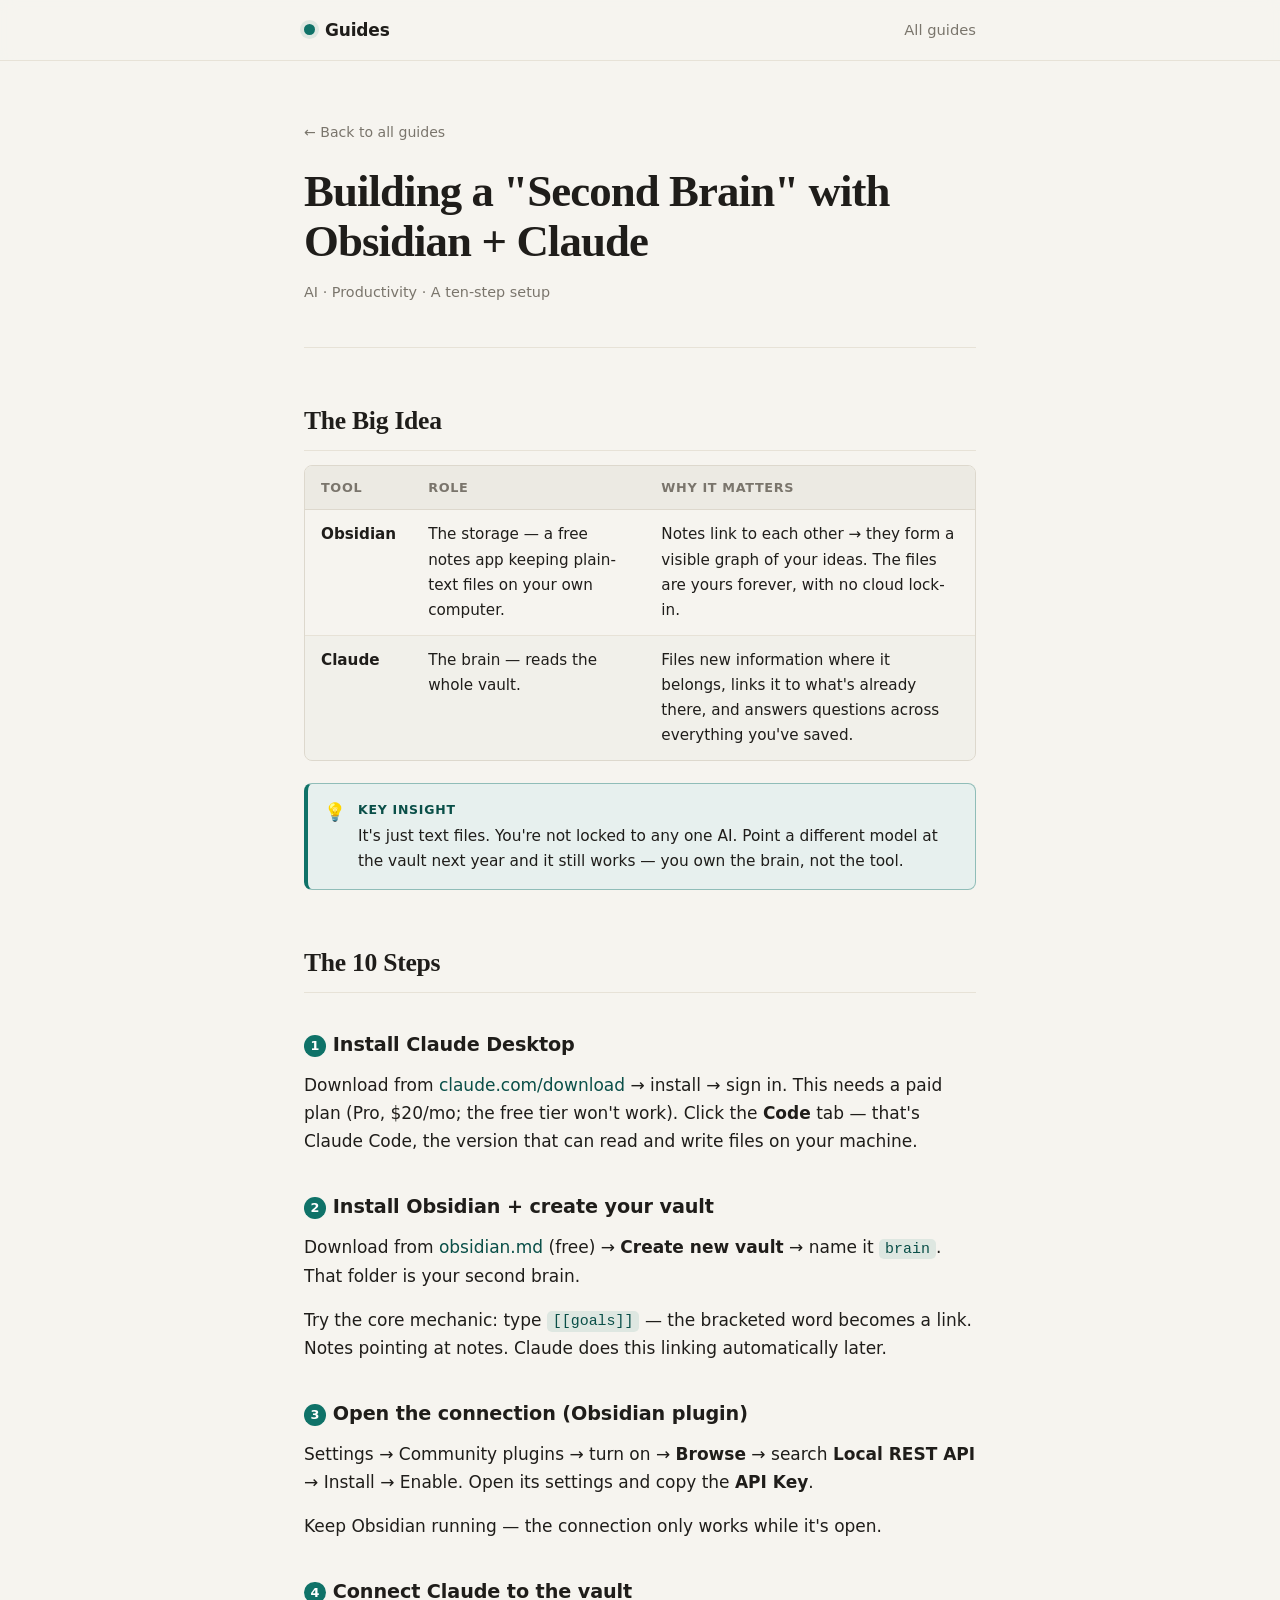
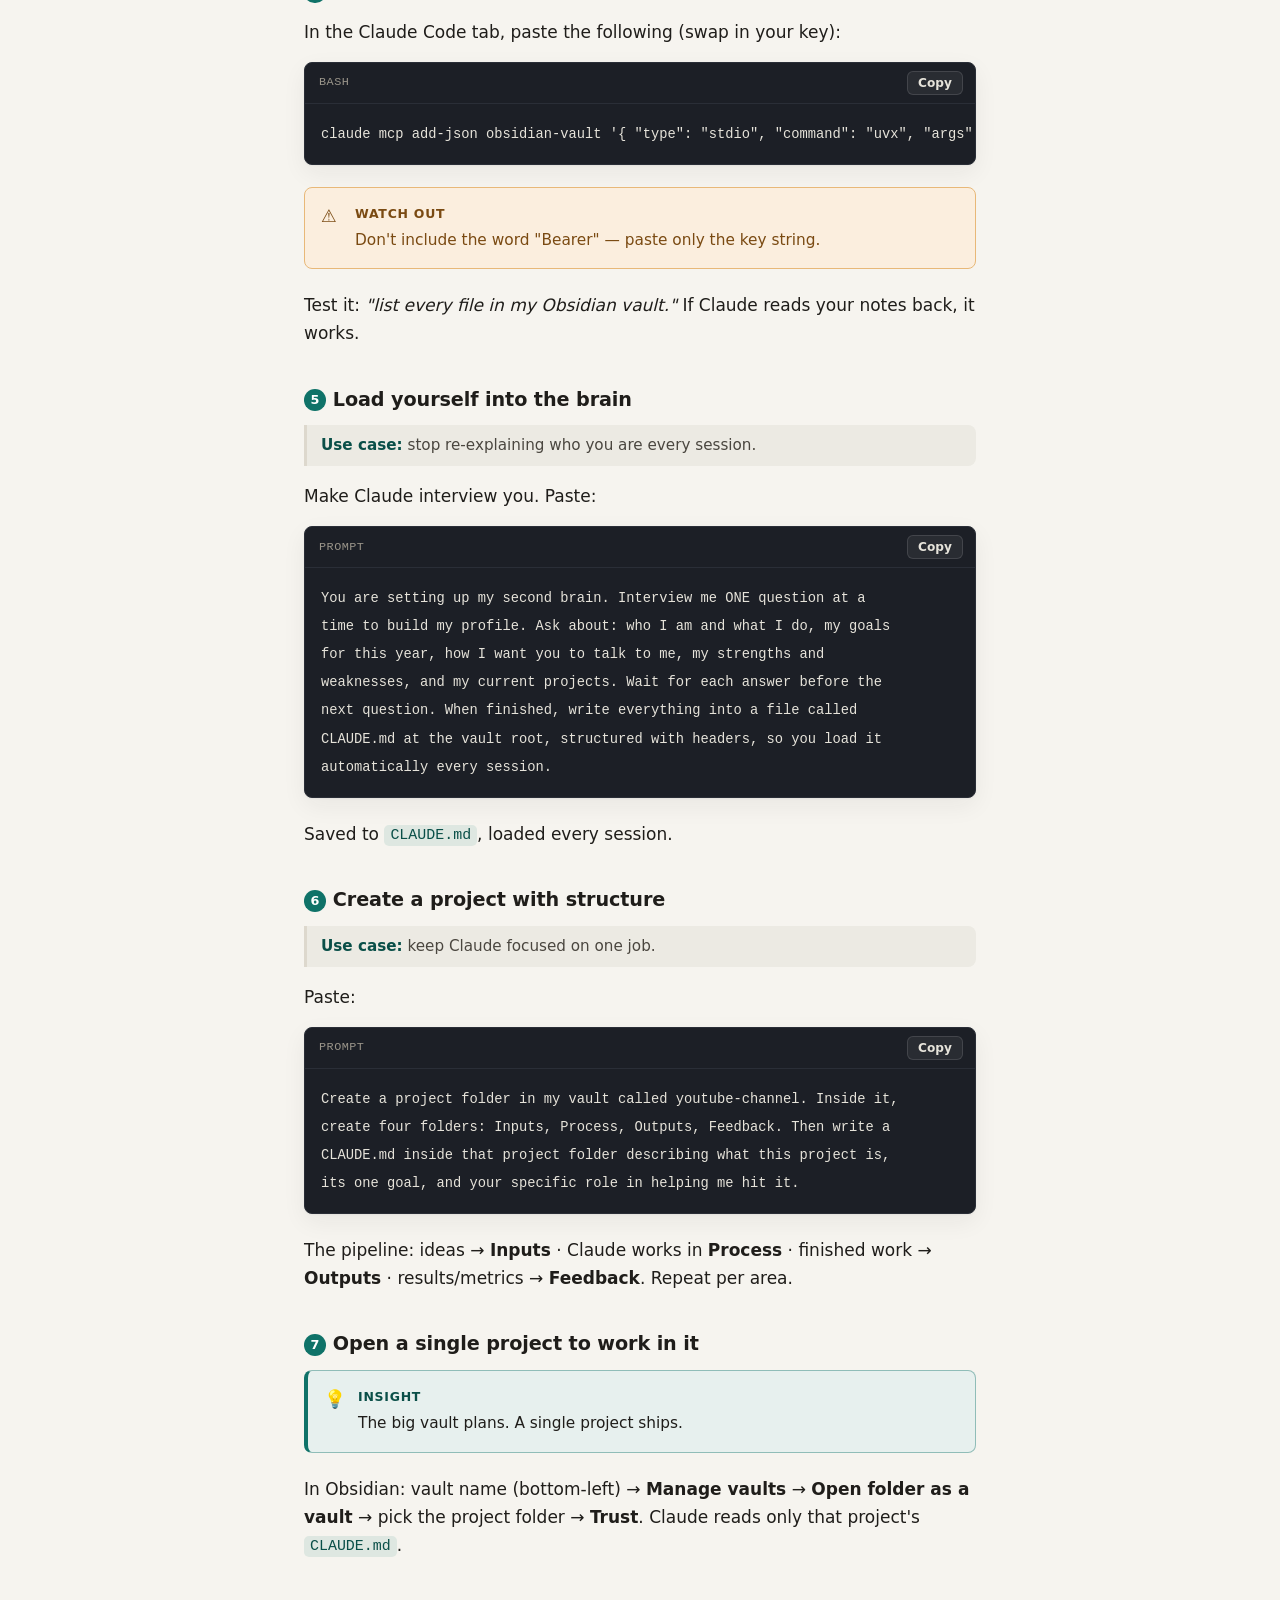
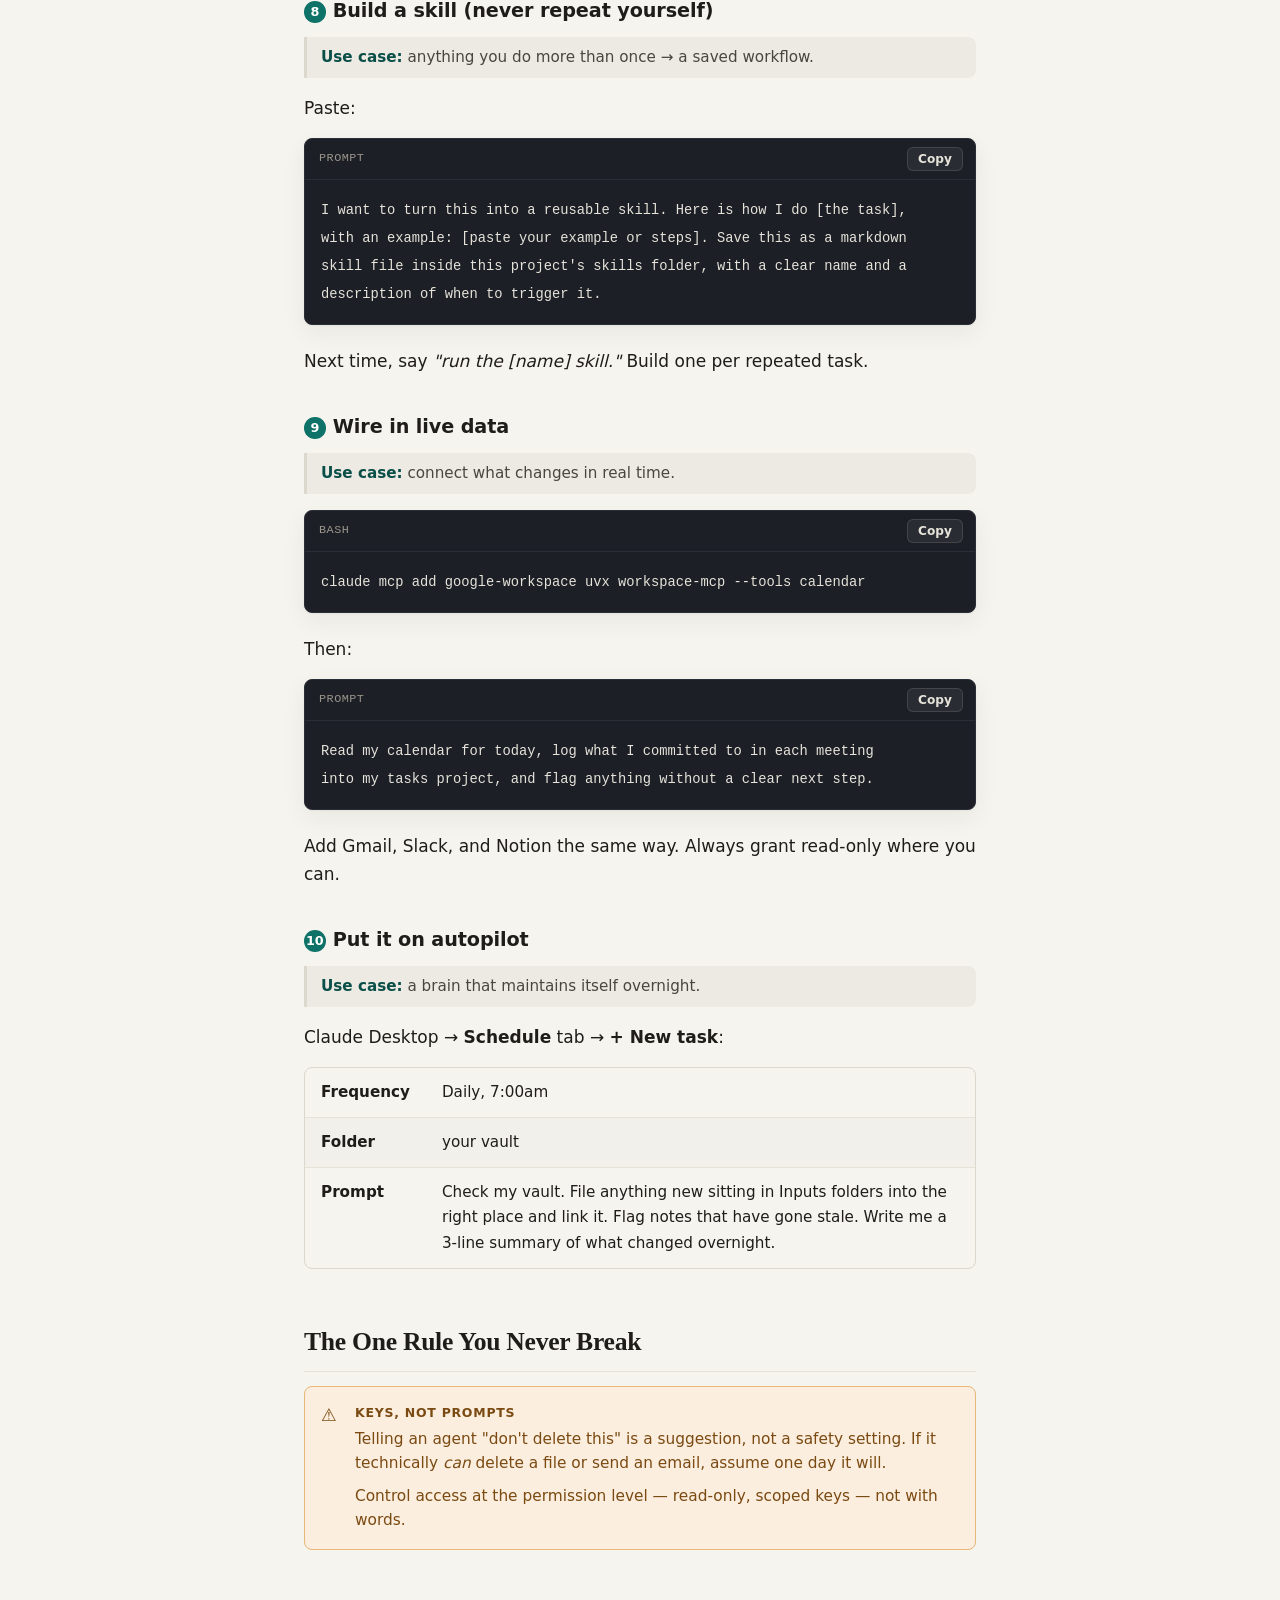
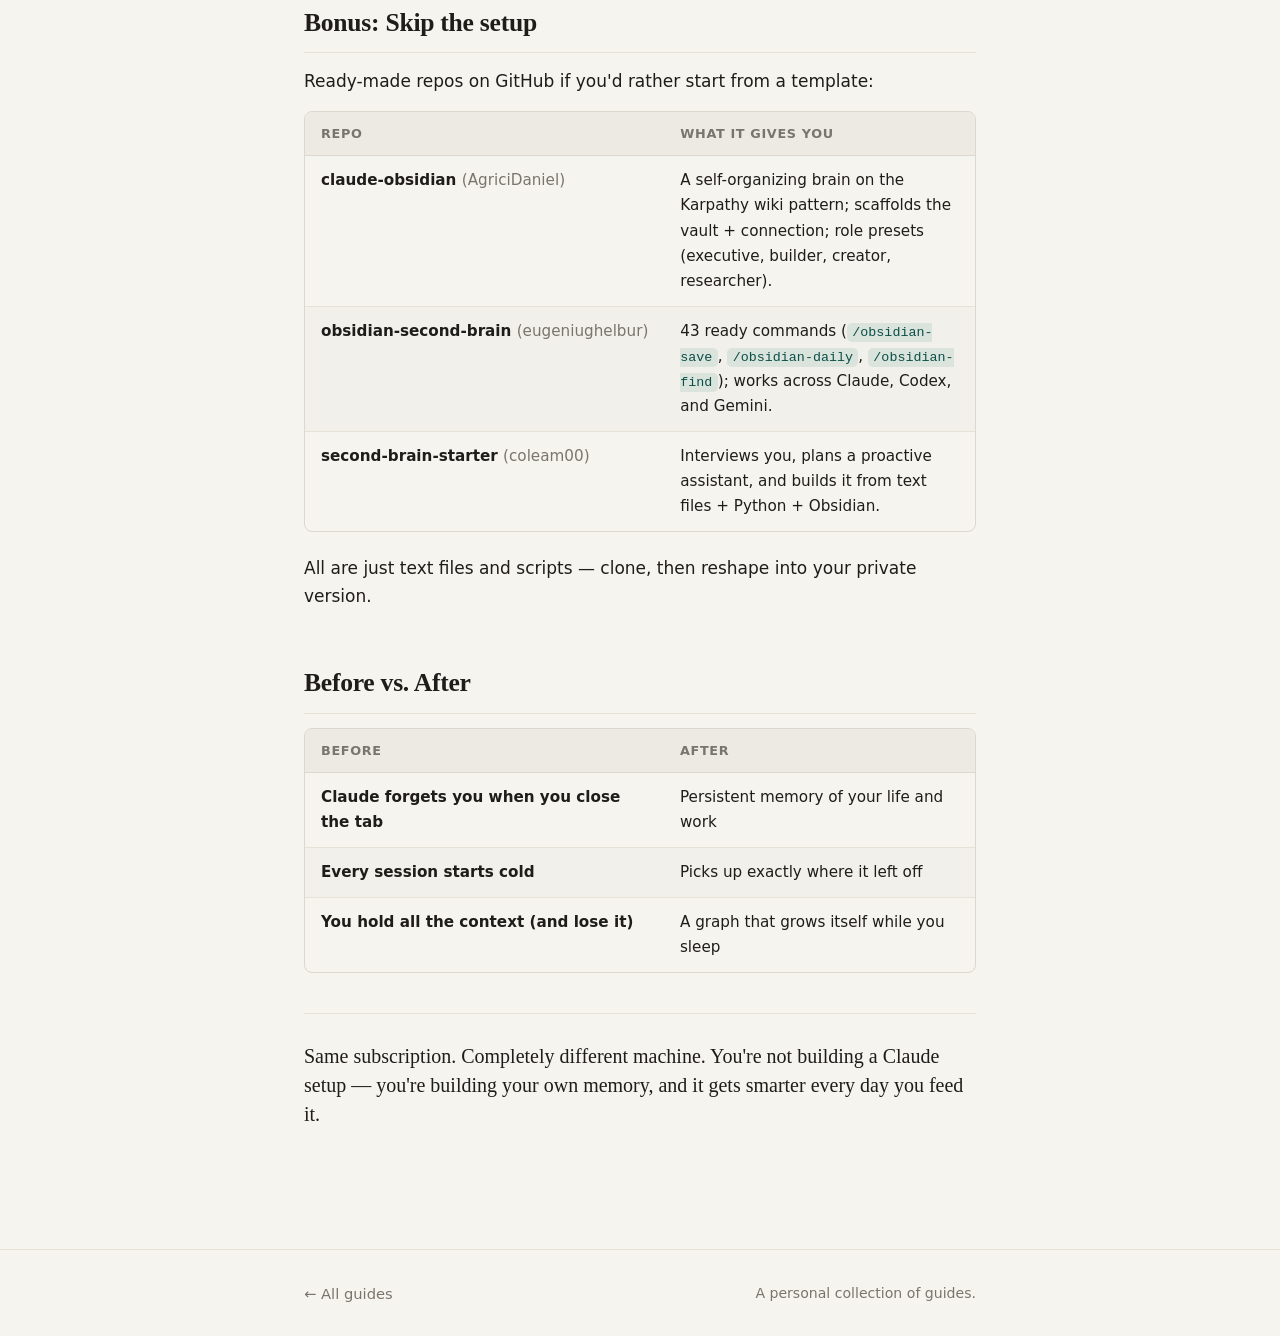
<file: guides/second-brain-obsidian-claude.html>
<!DOCTYPE html>
<html lang="en">
<head>
  <meta charset="UTF-8" />
  <meta name="viewport" content="width=device-width, initial-scale=1.0" />
  <title>Building a "Second Brain" with Obsidian + Claude — Guides</title>
  <meta name="description" content="A ten-step guide to building a self-maintaining, plain-text second brain with Obsidian and Claude." />
  <link rel="stylesheet" href="../css/style.css" />
  <link rel="icon" href="data:image/svg+xml,<svg xmlns='http://www.w3.org/2000/svg' viewBox='0 0 32 32'><circle cx='16' cy='16' r='9' fill='%230f7268'/></svg>" />
</head>
<body>
  <header class="site-header">
    <div class="wrap">
      <a class="brand" href="../index.html"><span class="dot"></span> Guides</a>
      <a class="nav-link" href="../index.html">All guides</a>
    </div>
  </header>

  <main class="wrap">
    <div class="guide-head">
      <a class="back" href="../index.html">&larr; Back to all guides</a>
      <h1>Building a "Second Brain" with Obsidian + Claude</h1>
      <p class="guide-meta">AI &middot; Productivity &middot; A ten-step setup</p>
    </div>

    <article>
      <h2>The Big Idea</h2>
      <div class="table-scroll">
        <table>
          <thead>
            <tr><th>Tool</th><th>Role</th><th>Why it matters</th></tr>
          </thead>
          <tbody>
            <tr>
              <td>Obsidian</td>
              <td>The storage — a free notes app keeping plain-text files on your own computer.</td>
              <td>Notes link to each other &rarr; they form a visible graph of your ideas. The files are yours forever, with no cloud lock-in.</td>
            </tr>
            <tr>
              <td>Claude</td>
              <td>The brain — reads the whole vault.</td>
              <td>Files new information where it belongs, links it to what's already there, and answers questions across everything you've saved.</td>
            </tr>
          </tbody>
        </table>
      </div>

      <div class="callout insight">
        <span class="ico">&#128161;</span>
        <span class="label">Key insight</span>
        <p>It's just text files. You're not locked to any one AI. Point a different model at the vault next year and it still works — you own the brain, not the tool.</p>
      </div>

      <h2>The 10 Steps</h2>

      <h3><span class="step-num">1</span>Install Claude Desktop</h3>
      <p>Download from <a href="https://claude.com/download" rel="noopener">claude.com/download</a> &rarr; install &rarr; sign in. This needs a paid plan (Pro, $20/mo; the free tier won't work). Click the <strong>Code</strong> tab — that's Claude Code, the version that can read and write files on your machine.</p>

      <h3><span class="step-num">2</span>Install Obsidian + create your vault</h3>
      <p>Download from <a href="https://obsidian.md" rel="noopener">obsidian.md</a> (free) &rarr; <strong>Create new vault</strong> &rarr; name it <code>brain</code>. That folder is your second brain.</p>
      <p>Try the core mechanic: type <code>[[goals]]</code> — the bracketed word becomes a link. Notes pointing at notes. Claude does this linking automatically later.</p>

      <h3><span class="step-num">3</span>Open the connection (Obsidian plugin)</h3>
      <p>Settings &rarr; Community plugins &rarr; turn on &rarr; <strong>Browse</strong> &rarr; search <strong>Local REST API</strong> &rarr; Install &rarr; Enable. Open its settings and copy the <strong>API Key</strong>.</p>
      <p>Keep Obsidian running — the connection only works while it's open.</p>

      <h3><span class="step-num">4</span>Connect Claude to the vault</h3>
      <p>In the Claude Code tab, paste the following (swap in your key):</p>
      <div class="code-block" data-lang="bash">
        <div class="code-head">
          <span class="code-label">bash</span>
          <button class="copy-btn" type="button">Copy</button>
        </div>
        <pre><code>claude mcp add-json obsidian-vault '{ "type": "stdio", "command": "uvx", "args": ["mcp-obsidian"], "env": { "OBSIDIAN_API_KEY": "PASTE-YOUR-KEY-HERE", "OBSIDIAN_HOST": "127.0.0.1", "OBSIDIAN_PORT": "27124" } }'</code></pre>
      </div>
      <div class="callout warn">
        <span class="ico">&#9888;&#65039;</span>
        <span class="label">Watch out</span>
        <p>Don't include the word "Bearer" — paste only the key string.</p>
      </div>
      <p>Test it: <em>"list every file in my Obsidian vault."</em> If Claude reads your notes back, it works.</p>

      <h3><span class="step-num">5</span>Load yourself into the brain</h3>
      <p class="usecase"><b>Use case:</b> stop re-explaining who you are every session.</p>
      <p>Make Claude interview you. Paste:</p>
      <div class="code-block" data-lang="prompt">
        <div class="code-head">
          <span class="code-label">prompt</span>
          <button class="copy-btn" type="button">Copy</button>
        </div>
        <pre><code>You are setting up my second brain. Interview me ONE question at a
time to build my profile. Ask about: who I am and what I do, my goals
for this year, how I want you to talk to me, my strengths and
weaknesses, and my current projects. Wait for each answer before the
next question. When finished, write everything into a file called
CLAUDE.md at the vault root, structured with headers, so you load it
automatically every session.</code></pre>
      </div>
      <p>Saved to <code>CLAUDE.md</code>, loaded every session.</p>

      <h3><span class="step-num">6</span>Create a project with structure</h3>
      <p class="usecase"><b>Use case:</b> keep Claude focused on one job.</p>
      <p>Paste:</p>
      <div class="code-block" data-lang="prompt">
        <div class="code-head">
          <span class="code-label">prompt</span>
          <button class="copy-btn" type="button">Copy</button>
        </div>
        <pre><code>Create a project folder in my vault called youtube-channel. Inside it,
create four folders: Inputs, Process, Outputs, Feedback. Then write a
CLAUDE.md inside that project folder describing what this project is,
its one goal, and your specific role in helping me hit it.</code></pre>
      </div>
      <p>The pipeline: ideas &rarr; <strong>Inputs</strong> &middot; Claude works in <strong>Process</strong> &middot; finished work &rarr; <strong>Outputs</strong> &middot; results/metrics &rarr; <strong>Feedback</strong>. Repeat per area.</p>

      <h3><span class="step-num">7</span>Open a single project to work in it</h3>
      <div class="callout insight">
        <span class="ico">&#128161;</span>
        <span class="label">Insight</span>
        <p>The big vault plans. A single project ships.</p>
      </div>
      <p>In Obsidian: vault name (bottom-left) &rarr; <strong>Manage vaults</strong> &rarr; <strong>Open folder as a vault</strong> &rarr; pick the project folder &rarr; <strong>Trust</strong>. Claude reads only that project's <code>CLAUDE.md</code>.</p>

      <h3><span class="step-num">8</span>Build a skill (never repeat yourself)</h3>
      <p class="usecase"><b>Use case:</b> anything you do more than once &rarr; a saved workflow.</p>
      <p>Paste:</p>
      <div class="code-block" data-lang="prompt">
        <div class="code-head">
          <span class="code-label">prompt</span>
          <button class="copy-btn" type="button">Copy</button>
        </div>
        <pre><code>I want to turn this into a reusable skill. Here is how I do [the task],
with an example: [paste your example or steps]. Save this as a markdown
skill file inside this project's skills folder, with a clear name and a
description of when to trigger it.</code></pre>
      </div>
      <p>Next time, say <em>"run the [name] skill."</em> Build one per repeated task.</p>

      <h3><span class="step-num">9</span>Wire in live data</h3>
      <p class="usecase"><b>Use case:</b> connect what changes in real time.</p>
      <div class="code-block" data-lang="bash">
        <div class="code-head">
          <span class="code-label">bash</span>
          <button class="copy-btn" type="button">Copy</button>
        </div>
        <pre><code>claude mcp add google-workspace uvx workspace-mcp --tools calendar</code></pre>
      </div>
      <p>Then:</p>
      <div class="code-block" data-lang="prompt">
        <div class="code-head">
          <span class="code-label">prompt</span>
          <button class="copy-btn" type="button">Copy</button>
        </div>
        <pre><code>Read my calendar for today, log what I committed to in each meeting
into my tasks project, and flag anything without a clear next step.</code></pre>
      </div>
      <p>Add Gmail, Slack, and Notion the same way. Always grant read-only where you can.</p>

      <h3><span class="step-num">10</span>Put it on autopilot</h3>
      <p class="usecase"><b>Use case:</b> a brain that maintains itself overnight.</p>
      <p>Claude Desktop &rarr; <strong>Schedule</strong> tab &rarr; <strong>+ New task</strong>:</p>
      <div class="table-scroll">
        <table>
          <tbody>
            <tr><td>Frequency</td><td>Daily, 7:00am</td></tr>
            <tr><td>Folder</td><td>your vault</td></tr>
            <tr><td>Prompt</td><td>Check my vault. File anything new sitting in Inputs folders into the right place and link it. Flag notes that have gone stale. Write me a 3-line summary of what changed overnight.</td></tr>
          </tbody>
        </table>
      </div>

      <h2>The One Rule You Never Break</h2>
      <div class="callout warn">
        <span class="ico">&#9888;&#65039;</span>
        <span class="label">Keys, not prompts</span>
        <p>Telling an agent "don't delete this" is a suggestion, not a safety setting. If it technically <em>can</em> delete a file or send an email, assume one day it will.</p>
        <p>Control access at the permission level — read-only, scoped keys — not with words.</p>
      </div>

      <h2>Bonus: Skip the setup</h2>
      <p>Ready-made repos on GitHub if you'd rather start from a template:</p>
      <div class="table-scroll">
        <table>
          <thead>
            <tr><th>Repo</th><th>What it gives you</th></tr>
          </thead>
          <tbody>
            <tr>
              <td>claude-obsidian <span style="color:var(--ink-faint);font-weight:400">(AgriciDaniel)</span></td>
              <td>A self-organizing brain on the Karpathy wiki pattern; scaffolds the vault + connection; role presets (executive, builder, creator, researcher).</td>
            </tr>
            <tr>
              <td>obsidian-second-brain <span style="color:var(--ink-faint);font-weight:400">(eugeniughelbur)</span></td>
              <td>43 ready commands (<code>/obsidian-save</code>, <code>/obsidian-daily</code>, <code>/obsidian-find</code>); works across Claude, Codex, and Gemini.</td>
            </tr>
            <tr>
              <td>second-brain-starter <span style="color:var(--ink-faint);font-weight:400">(coleam00)</span></td>
              <td>Interviews you, plans a proactive assistant, and builds it from text files + Python + Obsidian.</td>
            </tr>
          </tbody>
        </table>
      </div>
      <p>All are just text files and scripts — clone, then reshape into your private version.</p>

      <h2>Before vs. After</h2>
      <div class="table-scroll">
        <table>
          <thead>
            <tr><th>Before</th><th>After</th></tr>
          </thead>
          <tbody>
            <tr><td style="white-space:normal">Claude forgets you when you close the tab</td><td>Persistent memory of your life and work</td></tr>
            <tr><td style="white-space:normal">Every session starts cold</td><td>Picks up exactly where it left off</td></tr>
            <tr><td style="white-space:normal">You hold all the context (and lose it)</td><td>A graph that grows itself while you sleep</td></tr>
          </tbody>
        </table>
      </div>

      <p class="closer">Same subscription. Completely different machine. You're not building a Claude setup — you're building your own memory, and it gets smarter every day you feed it.</p>
    </article>
  </main>

  <footer class="site-footer">
    <div class="wrap">
      <a class="nav-link" href="../index.html">&larr; All guides</a>
      <span>A personal collection of guides.</span>
    </div>
  </footer>

  <script>
    document.querySelectorAll('.copy-btn').forEach(function (btn) {
      btn.addEventListener('click', function () {
        var code = btn.closest('.code-block').querySelector('code');
        var text = code.innerText;
        navigator.clipboard.writeText(text).then(function () {
          var prev = btn.textContent;
          btn.textContent = 'Copied!';
          btn.classList.add('copied');
          setTimeout(function () {
            btn.textContent = prev;
            btn.classList.remove('copied');
          }, 1600);
        });
      });
    });
  </script>
</body>
</html>
</file>
<file: css/style.css>
/* ============================================================
   Guides — shared stylesheet
   Palette: warm ink on paper, deep teal accent.
   ============================================================ */

:root {
  /* Light theme */
  --bg:           #f6f4ef;
  --bg-raised:    #fffdf9;
  --bg-sunken:    #eceae3;
  --ink:          #1f1d1a;
  --ink-soft:     #4a463f;
  --ink-faint:    #7a756c;
  --border:       #ddd8cd;
  --border-soft:  #e7e2d7;
  --accent:       #0f7268;
  --accent-soft:  #0f72681a;
  --accent-ink:   #0a4f48;
  --warn-bg:      #fbeede;
  --warn-border:  #e8b878;
  --warn-ink:     #7a4a12;
  --insight-bg:   #e7f0ee;
  --insight-border: #0f7268;
  --code-bg:      #1c1f26;
  --code-ink:     #e6e3da;
  --code-border:  #2a2e37;

  --maxw: 720px;
  --radius: 14px;
  --radius-sm: 8px;
  --shadow: 0 1px 2px rgba(31,29,26,.04), 0 8px 24px rgba(31,29,26,.06);
  --font-sans: ui-sans-serif, system-ui, -apple-system, "Segoe UI", Roboto, "Helvetica Neue", Arial, sans-serif;
  --font-serif: "Iowan Old Style", "Palatino Linotype", Palatino, Georgia, "Times New Roman", serif;
  --font-mono: ui-monospace, "SF Mono", "JetBrains Mono", "Fira Code", Menlo, Consolas, monospace;
}

@media (prefers-color-scheme: dark) {
  :root {
    --bg:          #15140f;
    --bg-raised:   #1d1c16;
    --bg-sunken:   #100f0b;
    --ink:         #ece8df;
    --ink-soft:    #c4bfb2;
    --ink-faint:   #8d877a;
    --border:      #322f27;
    --border-soft: #28261f;
    --accent:      #4fc9bc;
    --accent-soft: #4fc9bc1a;
    --accent-ink:  #7adacd;
    --warn-bg:     #2e2415;
    --warn-border: #6e5226;
    --warn-ink:    #e9bf85;
    --insight-bg:  #16241f;
    --insight-border: #4fc9bc;
    --code-bg:     #100f0b;
    --code-ink:    #ddd9cf;
    --code-border: #2a2820;
    --shadow: 0 1px 2px rgba(0,0,0,.3), 0 10px 30px rgba(0,0,0,.35);
  }
}

* { box-sizing: border-box; }

html { -webkit-text-size-adjust: 100%; scroll-behavior: smooth; }

body {
  margin: 0;
  background: var(--bg);
  color: var(--ink);
  font-family: var(--font-sans);
  font-size: 17px;
  line-height: 1.65;
  -webkit-font-smoothing: antialiased;
  text-rendering: optimizeLegibility;
}

::selection { background: var(--accent); color: #fff; }

a { color: var(--accent-ink); text-decoration: none; }
a:hover { text-decoration: underline; }

/* ---------- Layout shell ---------- */
.wrap {
  max-width: var(--maxw);
  margin: 0 auto;
  padding: 0 24px;
}

.site-header {
  border-bottom: 1px solid var(--border-soft);
  background: color-mix(in srgb, var(--bg) 80%, transparent);
  backdrop-filter: saturate(140%) blur(8px);
  position: sticky;
  top: 0;
  z-index: 10;
}
.site-header .wrap {
  display: flex;
  align-items: center;
  justify-content: space-between;
  height: 60px;
}
.brand {
  display: inline-flex;
  align-items: center;
  gap: 10px;
  font-weight: 650;
  letter-spacing: -.01em;
  color: var(--ink);
}
.brand:hover { text-decoration: none; }
.brand .dot {
  width: 11px; height: 11px; border-radius: 50%;
  background: var(--accent);
  box-shadow: 0 0 0 4px var(--accent-soft);
}
.nav-link { color: var(--ink-faint); font-size: .92rem; }

.site-footer {
  border-top: 1px solid var(--border-soft);
  margin-top: 80px;
  padding: 32px 0;
  color: var(--ink-faint);
  font-size: .88rem;
}
.site-footer .wrap { display: flex; justify-content: space-between; gap: 16px; flex-wrap: wrap; }

/* ---------- Landing hero ---------- */
.hero {
  padding: 72px 0 8px;
}
.eyebrow {
  text-transform: uppercase;
  letter-spacing: .14em;
  font-size: .74rem;
  font-weight: 650;
  color: var(--accent-ink);
  margin: 0 0 14px;
}
.hero h1 {
  font-family: var(--font-serif);
  font-size: clamp(2.1rem, 6vw, 3.1rem);
  line-height: 1.08;
  letter-spacing: -.02em;
  margin: 0 0 16px;
}
.hero p.lede {
  font-size: 1.18rem;
  color: var(--ink-soft);
  max-width: 56ch;
  margin: 0;
}

/* ---------- Guide cards grid ---------- */
.section-label {
  display: flex;
  align-items: baseline;
  gap: 12px;
  margin: 56px 0 20px;
}
.section-label h2 {
  font-size: 1rem;
  text-transform: uppercase;
  letter-spacing: .1em;
  margin: 0;
  color: var(--ink-faint);
}
.section-label .rule {
  flex: 1;
  height: 1px;
  background: var(--border-soft);
}

.card-grid {
  display: grid;
  grid-template-columns: repeat(auto-fill, minmax(280px, 1fr));
  gap: 18px;
}

.card {
  display: flex;
  flex-direction: column;
  background: var(--bg-raised);
  border: 1px solid var(--border);
  border-radius: var(--radius);
  padding: 24px;
  box-shadow: var(--shadow);
  transition: transform .18s ease, border-color .18s ease, box-shadow .18s ease;
  color: inherit;
  position: relative;
  overflow: hidden;
}
.card::before {
  content: "";
  position: absolute;
  inset: 0 0 auto 0;
  height: 3px;
  background: linear-gradient(90deg, var(--accent), transparent);
  opacity: 0;
  transition: opacity .18s ease;
}
a.card:hover {
  text-decoration: none;
  transform: translateY(-3px);
  border-color: var(--accent);
  box-shadow: 0 6px 14px rgba(31,29,26,.08), 0 18px 40px rgba(15,114,104,.12);
}
a.card:hover::before { opacity: 1; }

.card .tag {
  display: inline-block;
  font-size: .72rem;
  font-weight: 600;
  letter-spacing: .05em;
  text-transform: uppercase;
  color: var(--accent-ink);
  background: var(--accent-soft);
  padding: 4px 10px;
  border-radius: 100px;
  margin-bottom: 14px;
  align-self: flex-start;
}
.card h3 {
  font-family: var(--font-serif);
  font-size: 1.3rem;
  line-height: 1.2;
  margin: 0 0 8px;
  letter-spacing: -.01em;
}
.card p {
  margin: 0;
  color: var(--ink-soft);
  font-size: .96rem;
}
.card .read {
  margin-top: 18px;
  font-size: .9rem;
  font-weight: 600;
  color: var(--accent-ink);
  display: inline-flex;
  align-items: center;
  gap: 6px;
}
.card .read .arrow { transition: transform .18s ease; }
a.card:hover .read .arrow { transform: translateX(4px); }

/* Placeholder card for future guides */
.card.placeholder {
  border-style: dashed;
  background: transparent;
  box-shadow: none;
  color: var(--ink-faint);
  justify-content: center;
  align-items: center;
  text-align: center;
  min-height: 160px;
}
.card.placeholder h3 { font-family: var(--font-sans); font-size: 1rem; color: var(--ink-faint); }

/* ---------- Topic jump-nav (table of contents) ---------- */
.topic-nav {
  display: flex;
  flex-wrap: wrap;
  align-items: center;
  gap: 8px;
  margin: 44px 0 4px;
}
.topic-nav .label {
  font-size: .72rem;
  text-transform: uppercase;
  letter-spacing: .14em;
  font-weight: 650;
  color: var(--ink-faint);
  margin-right: 4px;
}
.topic-nav a {
  font-size: .85rem;
  font-weight: 600;
  color: var(--ink-soft);
  background: var(--bg-raised);
  border: 1px solid var(--border);
  border-radius: 100px;
  padding: 6px 14px;
  transition: color .16s ease, border-color .16s ease, background .16s ease, transform .16s ease;
}
.topic-nav a:hover {
  text-decoration: none;
  color: var(--accent-ink);
  border-color: var(--accent);
  background: var(--accent-soft);
  transform: translateY(-1px);
}
.topic-nav a .n {
  font-variant-numeric: tabular-nums;
  color: var(--accent);
  margin-right: 7px;
  font-weight: 700;
}

/* ---------- Topic section ---------- */
.topic { margin-top: 60px; scroll-margin-top: 80px; }
.topic:first-of-type { margin-top: 40px; }
.topic-head {
  display: grid;
  grid-template-columns: auto 1fr;
  column-gap: 22px;
  row-gap: 2px;
  align-items: baseline;
  padding-bottom: 18px;
  margin-bottom: 22px;
  border-bottom: 1px solid var(--border-soft);
}
.topic-num {
  grid-row: 1 / span 2;
  align-self: start;
  font-family: var(--font-serif);
  font-size: clamp(2.3rem, 7vw, 3.2rem);
  line-height: .82;
  letter-spacing: -.02em;
  color: var(--accent);
  font-variant-numeric: lining-nums tabular-nums;
}
.topic-title {
  font-family: var(--font-serif);
  font-size: 1.5rem;
  letter-spacing: -.01em;
  margin: 0;
  display: flex;
  align-items: center;
  gap: 12px;
  flex-wrap: wrap;
}
.topic-title .count {
  font-family: var(--font-sans);
  font-size: .68rem;
  font-weight: 650;
  letter-spacing: .04em;
  color: var(--accent-ink);
  background: var(--accent-soft);
  border-radius: 100px;
  padding: 3px 9px;
}
.topic-desc {
  margin: 4px 0 0;
  color: var(--ink-soft);
  font-size: 1rem;
  max-width: 60ch;
}

/* ---------- Staggered entrance on load ---------- */
@keyframes card-rise {
  from { opacity: 0; transform: translateY(14px); }
  to   { opacity: 1; transform: none; }
}
@media (prefers-reduced-motion: no-preference) {
  .topic .card {
    opacity: 0;
    animation: card-rise .5s cubic-bezier(.2,.6,.2,1) forwards;
  }
  .topic .card:nth-child(1) { animation-delay: .03s; }
  .topic .card:nth-child(2) { animation-delay: .09s; }
  .topic .card:nth-child(3) { animation-delay: .15s; }
  .topic .card:nth-child(4) { animation-delay: .21s; }
}

/* ============================================================
   Guide article
   ============================================================ */
.guide-head {
  padding: 56px 0 28px;
  border-bottom: 1px solid var(--border-soft);
  margin-bottom: 12px;
}
.guide-head .back {
  font-size: .88rem;
  color: var(--ink-faint);
  display: inline-flex;
  align-items: center;
  gap: 6px;
  margin-bottom: 22px;
}
.guide-head h1 {
  font-family: var(--font-serif);
  font-size: clamp(2rem, 5.5vw, 2.8rem);
  line-height: 1.12;
  letter-spacing: -.02em;
  margin: 0 0 10px;
}
.guide-meta { color: var(--ink-faint); font-size: .9rem; }

article {
  padding-bottom: 24px;
}
article h2 {
  font-family: var(--font-serif);
  font-size: 1.6rem;
  letter-spacing: -.01em;
  margin: 52px 0 14px;
  padding-bottom: 8px;
  border-bottom: 1px solid var(--border-soft);
}
article h3 {
  font-size: 1.2rem;
  margin: 36px 0 10px;
  letter-spacing: -.005em;
}
article h3 .step-num {
  display: inline-flex;
  align-items: center;
  justify-content: center;
  width: 1.7em; height: 1.7em;
  margin-right: .55em;
  border-radius: 50%;
  background: var(--accent);
  color: #fff;
  font-size: .8rem;
  font-weight: 700;
  vertical-align: middle;
}
article p { margin: 0 0 16px; }
article ul, article ol { margin: 0 0 18px; padding-left: 1.3em; }
article li { margin-bottom: 6px; }
article strong { font-weight: 650; color: var(--ink); }

.usecase {
  font-size: .95rem;
  color: var(--ink-soft);
  background: var(--bg-sunken);
  border-left: 3px solid var(--border);
  padding: 8px 14px;
  border-radius: 0 var(--radius-sm) var(--radius-sm) 0;
  margin: 0 0 16px;
}
.usecase b { color: var(--accent-ink); }

/* ---------- Tables ---------- */
.table-scroll {
  overflow-x: auto;
  margin: 0 0 22px;
  border: 1px solid var(--border);
  border-radius: var(--radius-sm);
  -webkit-overflow-scrolling: touch;
}
table {
  border-collapse: collapse;
  width: 100%;
  font-size: .95rem;
  min-width: 460px;
}
thead th {
  background: var(--bg-sunken);
  text-align: left;
  font-weight: 650;
  font-size: .8rem;
  text-transform: uppercase;
  letter-spacing: .05em;
  color: var(--ink-faint);
  padding: 11px 16px;
  border-bottom: 1px solid var(--border);
}
tbody td {
  padding: 12px 16px;
  border-bottom: 1px solid var(--border-soft);
  vertical-align: top;
}
tbody tr:last-child td { border-bottom: 0; }
tbody tr:nth-child(even) td { background: color-mix(in srgb, var(--bg-sunken) 45%, transparent); }
tbody td:first-child { font-weight: 600; color: var(--ink); white-space: nowrap; }

/* ---------- Callouts ---------- */
.callout {
  border-radius: var(--radius-sm);
  padding: 16px 18px 16px 50px;
  margin: 0 0 22px;
  position: relative;
  font-size: .96rem;
  line-height: 1.6;
}
.callout .ico {
  position: absolute;
  left: 16px; top: 16px;
  font-size: 1.1rem;
  line-height: 1.4;
}
.callout p { margin: 0; }
.callout p + p { margin-top: 8px; }
.callout .label {
  display: block;
  font-weight: 700;
  font-size: .78rem;
  text-transform: uppercase;
  letter-spacing: .06em;
  margin-bottom: 4px;
}
.callout.warn {
  background: var(--warn-bg);
  border: 1px solid var(--warn-border);
  color: var(--warn-ink);
}
.callout.warn .label { color: var(--warn-ink); }
.callout.insight {
  background: var(--insight-bg);
  border: 1px solid color-mix(in srgb, var(--insight-border) 40%, transparent);
  border-left: 4px solid var(--insight-border);
  color: var(--ink);
}
.callout.insight .label { color: var(--accent-ink); }

/* inline code */
:not(pre) > code {
  font-family: var(--font-mono);
  font-size: .88em;
  background: var(--accent-soft);
  color: var(--accent-ink);
  padding: .15em .4em;
  border-radius: 5px;
  word-break: break-word;
}

/* ---------- Code blocks ---------- */
.code-block {
  position: relative;
  margin: 0 0 22px;
  border-radius: var(--radius-sm);
  border: 1px solid var(--code-border);
  background: var(--code-bg);
  box-shadow: var(--shadow);
}
.code-block .code-head {
  display: flex;
  align-items: center;
  justify-content: space-between;
  padding: 8px 12px 8px 14px;
  border-bottom: 1px solid var(--code-border);
}
.code-block .code-label {
  font-family: var(--font-mono);
  font-size: .74rem;
  letter-spacing: .04em;
  color: #9a958a;
  text-transform: uppercase;
}
.copy-btn {
  font-family: var(--font-sans);
  font-size: .76rem;
  font-weight: 600;
  color: var(--code-ink);
  background: rgba(255,255,255,.06);
  border: 1px solid rgba(255,255,255,.12);
  border-radius: 6px;
  padding: 4px 10px;
  cursor: pointer;
  transition: background .15s ease, color .15s ease;
}
.copy-btn:hover { background: rgba(255,255,255,.14); }
.copy-btn.copied { color: #fff; background: var(--accent); border-color: var(--accent); }
.code-block pre {
  margin: 0;
  padding: 16px;
  overflow-x: auto;
  -webkit-overflow-scrolling: touch;
}
.code-block code {
  font-family: var(--font-mono);
  font-size: .86rem;
  line-height: 1.6;
  color: var(--code-ink);
  white-space: pre;
  tab-size: 2;
}

/* closing flourish */
.closer {
  font-family: var(--font-serif);
  font-size: 1.25rem;
  line-height: 1.45;
  color: var(--ink);
  border-top: 1px solid var(--border-soft);
  margin-top: 40px;
  padding-top: 28px;
}

@media (max-width: 600px) {
  body { font-size: 16px; }
  .hero { padding: 48px 0 0; }
  .callout { padding-left: 44px; }
}
</file>
